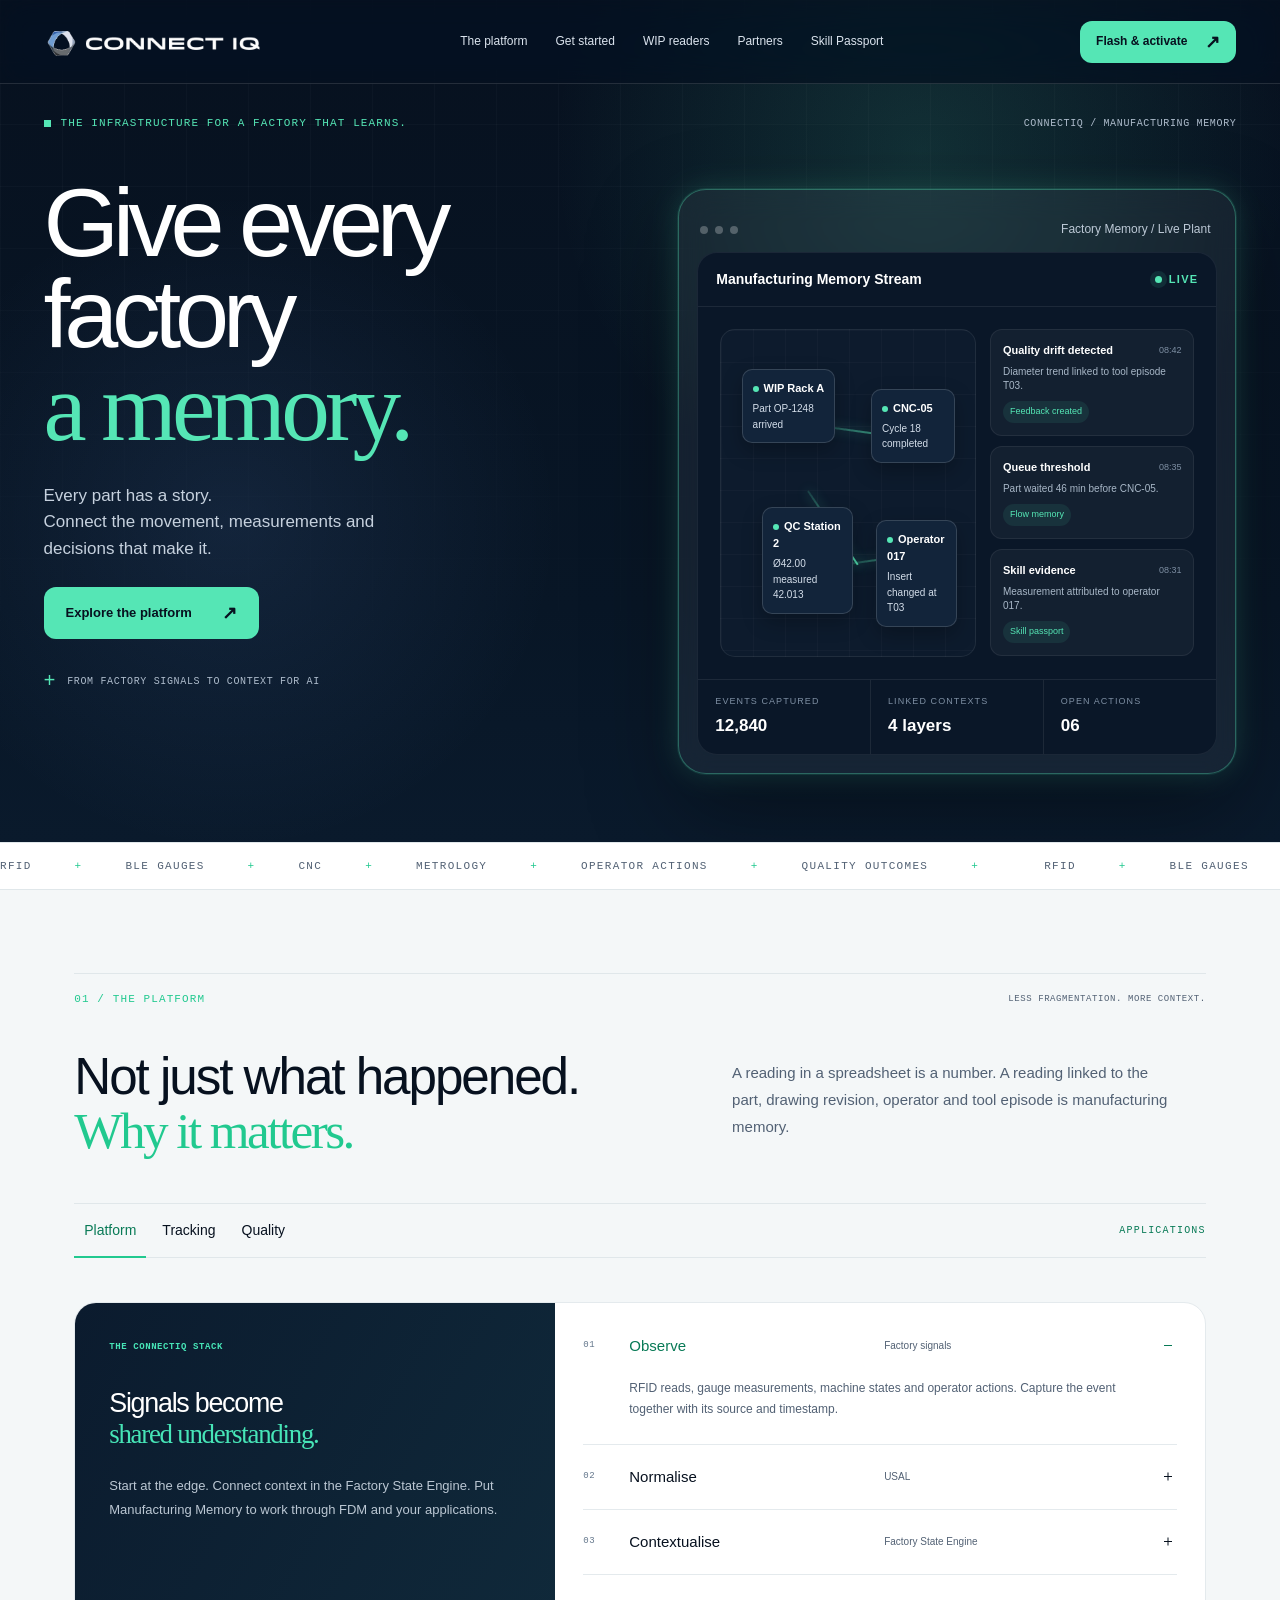
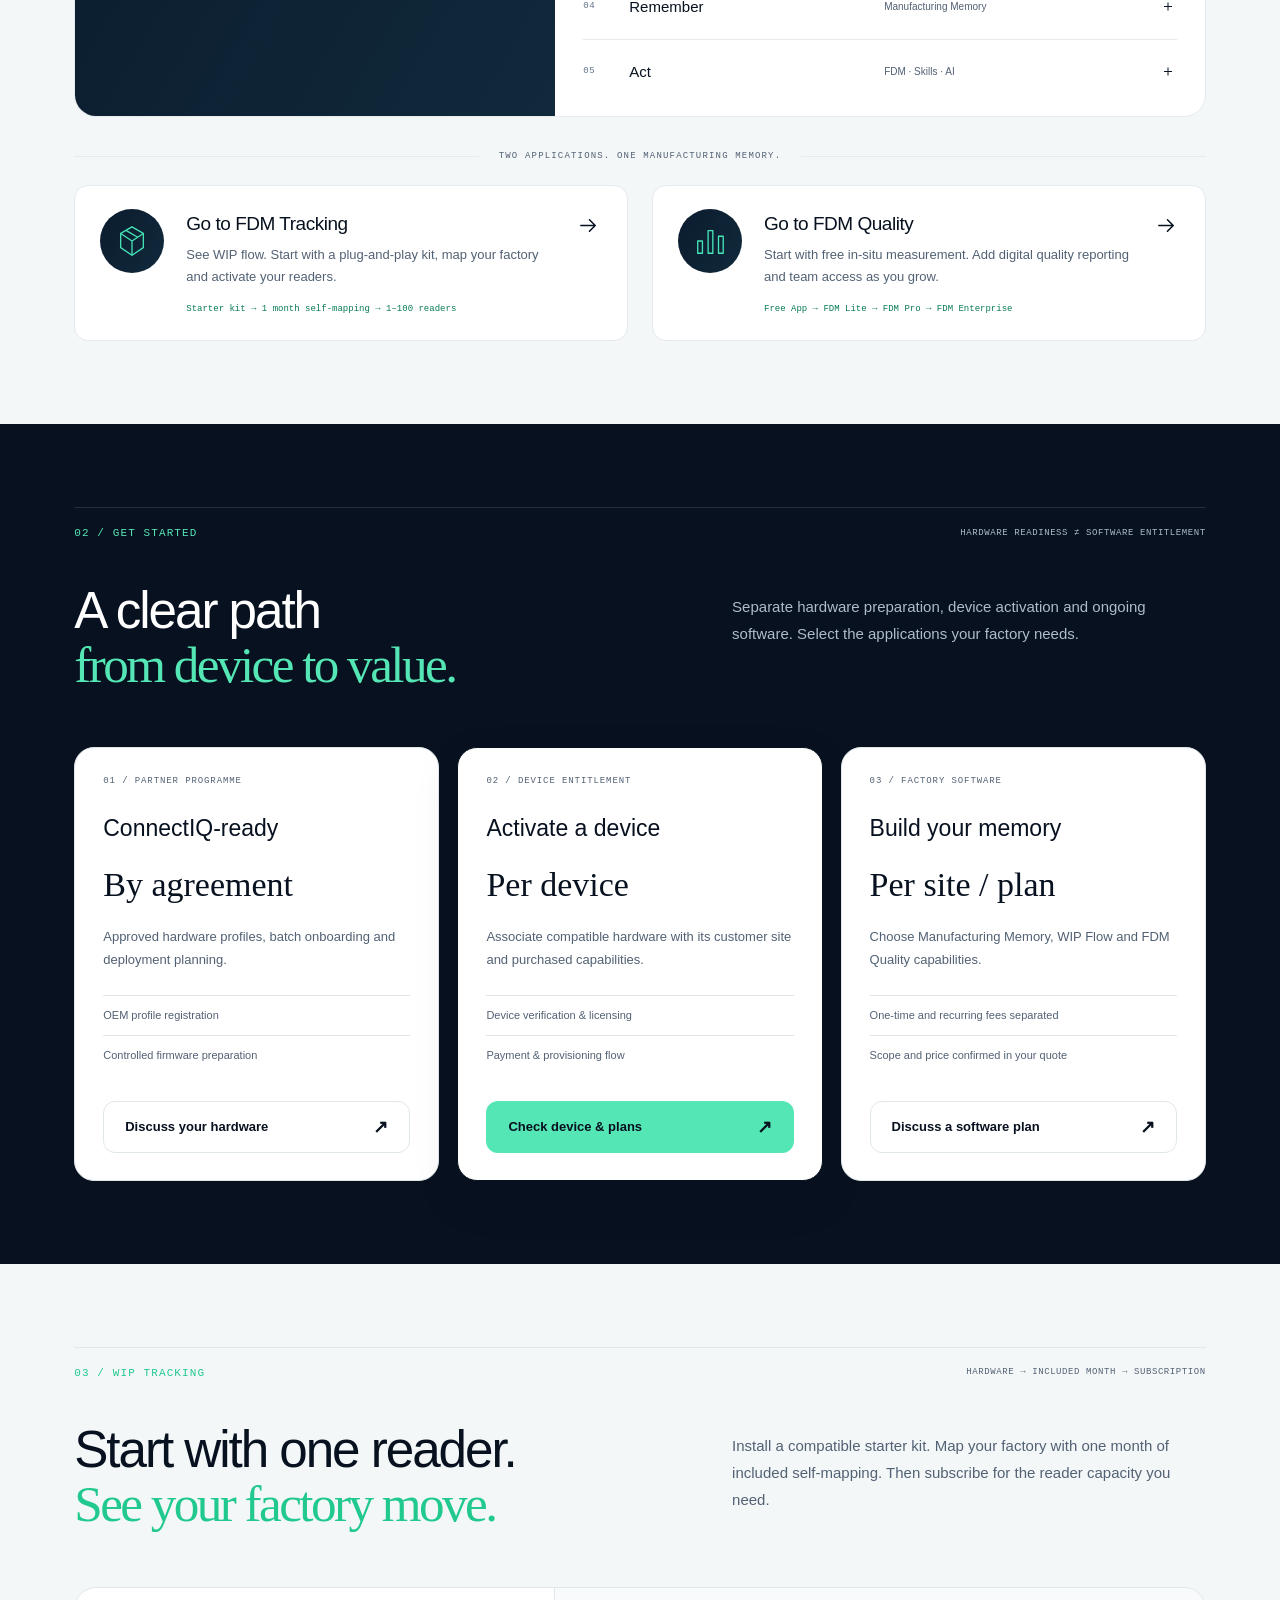
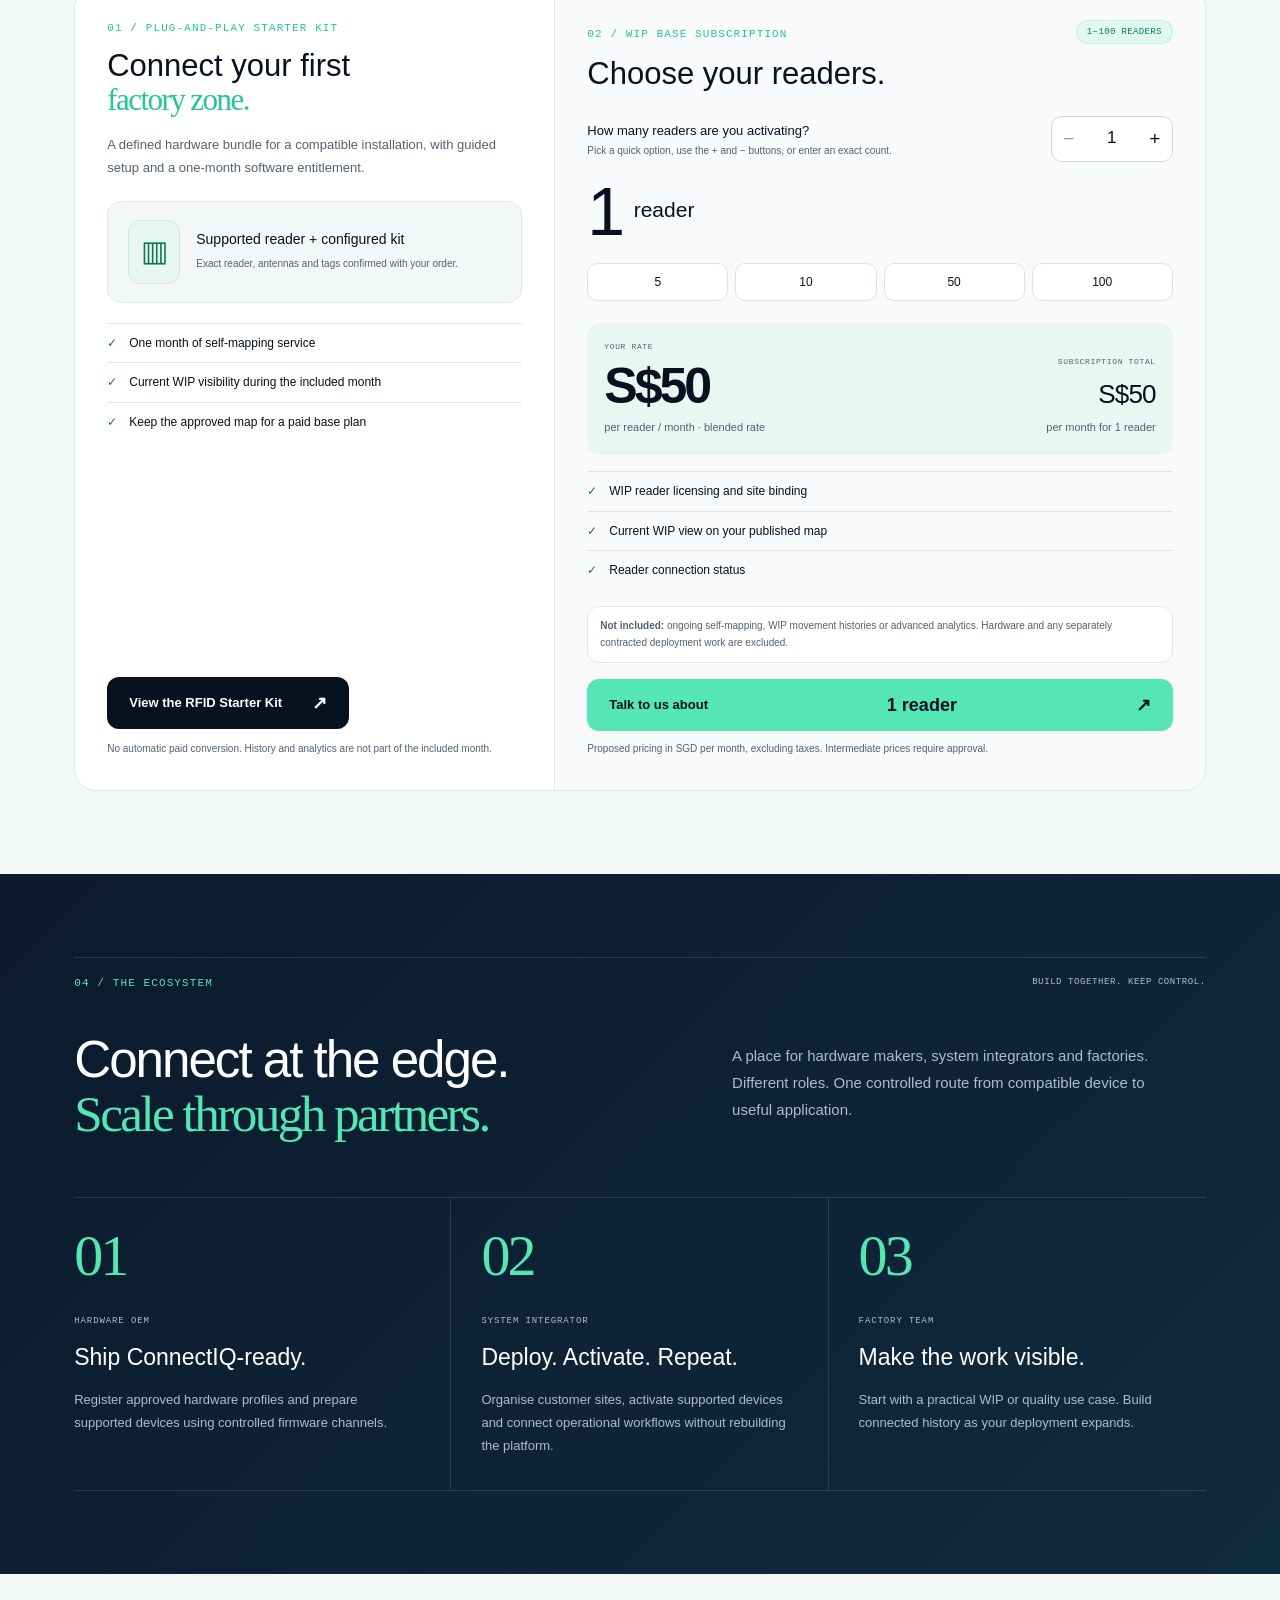
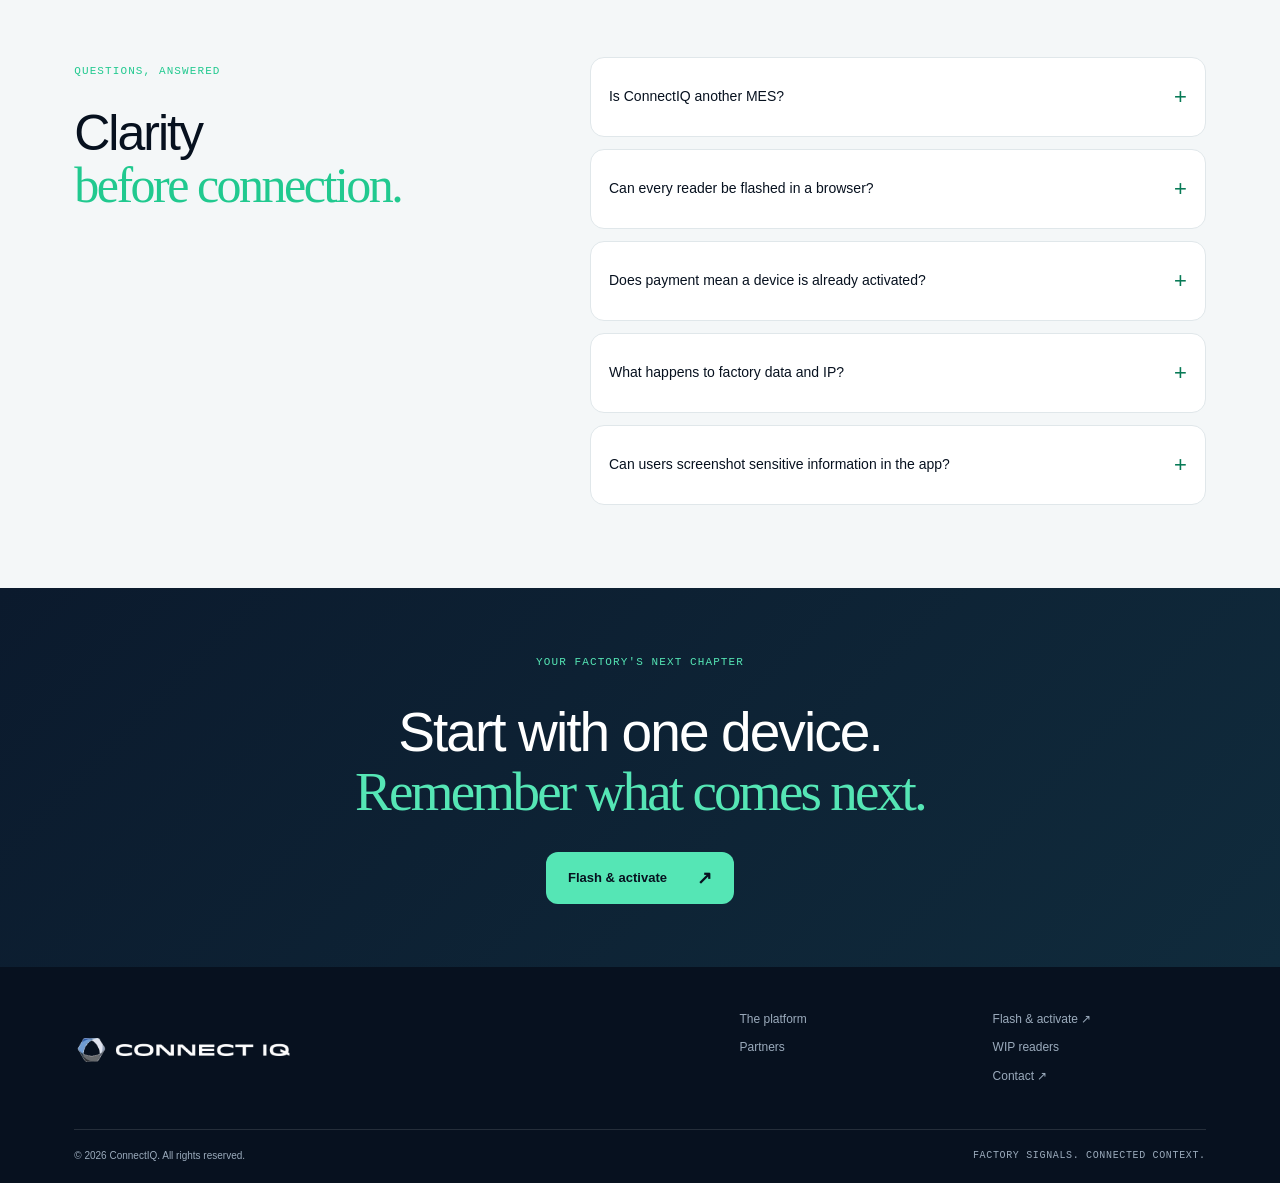
<file: index.html>
<!doctype html>
<html lang="en">
  <head>
    <meta charset="utf-8" />
    <meta name="viewport" content="width=device-width,initial-scale=1" />
    <meta name="theme-color" content="#07111f" />
    <meta
      name="description"
      content="ConnectIQ connects factory signals, work-in-progress and quality evidence into Manufacturing Memory."
    />
    <title>ConnectIQ</title>
    <link rel="icon" href="assets/logo.png" type="image/png" />
    <link rel="stylesheet" href="assets/css/global.css?v=4" />
    <link rel="stylesheet" href="assets/css/index.css?v=2" />
  </head>
  <body>
    <a class="skip-link" href="#main">Skip to content</a>
    <div class="scroll-progress" aria-hidden="true"></div>

    <header class="site-header navy">
      <a href="#top" class="brand" aria-label="ConnectIQ home"
        ><img src="assets/logo-wordmark-white.png?v=2" alt="ConnectIQ" width="620" height="86"
      /></a>
      <nav class="desktop-nav" aria-label="Primary">
        <a href="#memory">The platform</a><a href="#pricing">Get started</a><a href="#wip">WIP readers</a
        ><a href="#partners">Partners</a><a href="passport.html">Skill Passport</a>
      </nav>
      <div class="nav-actions">
        <a
          href="https://usal.connectiq.asia/"
          target="_blank"
          rel="noopener"
          data-flash
          class="button ink small"
          >Flash &amp; activate <span>↗</span></a
        >
        <button
          class="menu-toggle"
          aria-label="Open navigation"
          aria-expanded="false"
          aria-controls="mobile-nav"
        >
          <span></span><span></span>
        </button>
      </div>
      <nav id="mobile-nav" class="mobile-nav" aria-label="Mobile" hidden>
        <a href="#memory">The platform</a><a href="#pricing">Get started</a><a href="#wip">WIP readers</a
        ><a href="#partners">Partners</a><a href="passport.html">Skill Passport</a>
        <a href="https://usal.connectiq.asia/" target="_blank" rel="noopener" data-flash
          >Flash &amp; activate ↗</a
        >
      </nav>
    </header>

    <main id="main">
      <section class="hero navy" id="top" aria-labelledby="hero-title">
        <div class="hero-overline">
          <span class="eyebrow"><i class="square"></i> The infrastructure for a factory that learns.</span
          ><span class="mono hero-edition">CONNECTIQ / MANUFACTURING MEMORY</span>
        </div>
        <div class="hero-layout">
          <div class="hero-copy">
            <h1 id="hero-title">Give every<br />factory<br /><span class="serif">a memory.</span></h1>
            <p>Every part has a story.<br />Connect the movement, measurements and decisions that make it.</p>
            <div class="hero-buttons">
              <a href="#memory" class="button ink">Explore the platform <span>↗</span></a>
            </div>
            <div class="hero-footnote mono">
              <span class="tiny-cross">+</span> FROM FACTORY SIGNALS TO CONTEXT FOR AI
            </div>
          </div>
          <div class="hero-card" aria-label="Manufacturing memory dashboard preview">
            <div class="window-bar">
              <div class="dots">
                <span class="dot"></span><span class="dot"></span><span class="dot"></span>
              </div>
              <span>Factory Memory / Live Plant</span>
            </div>
            <div class="memory-panel">
              <div class="memory-toolbar">
                <strong>Manufacturing Memory Stream</strong>
                <span class="live">Live</span>
              </div>
              <div class="factory-map">
                <div class="map-canvas">
                  <div class="route r1"></div>
                  <div class="route r2"></div>
                  <div class="route r3"></div>
                  <div class="node n1">
                    <strong><span class="signal"></span>WIP Rack A</strong>Part OP-1248 arrived
                  </div>
                  <div class="node n2">
                    <strong><span class="signal"></span>CNC-05</strong>Cycle 18 completed
                  </div>
                  <div class="node n3">
                    <strong><span class="signal"></span>QC Station 2</strong>Ø42.00 measured 42.013
                  </div>
                  <div class="node n4">
                    <strong><span class="signal"></span>Operator 017</strong>Insert changed at T03
                  </div>
                </div>
                <div class="side-stream">
                  <div class="stream-item">
                    <div class="stream-top">
                      <strong>Quality drift detected</strong><span class="time">08:42</span>
                    </div>
                    <p>Diameter trend linked to tool episode T03.</p>
                    <span class="tag">Feedback created</span>
                  </div>
                  <div class="stream-item">
                    <div class="stream-top">
                      <strong>Queue threshold</strong><span class="time">08:35</span>
                    </div>
                    <p>Part waited 46 min before CNC-05.</p>
                    <span class="tag">Flow memory</span>
                  </div>
                  <div class="stream-item">
                    <div class="stream-top">
                      <strong>Skill evidence</strong><span class="time">08:31</span>
                    </div>
                    <p>Measurement attributed to operator 017.</p>
                    <span class="tag">Skill passport</span>
                  </div>
                </div>
              </div>
              <div class="memory-footer">
                <div class="metric"><span>Events captured</span><strong>12,840</strong></div>
                <div class="metric"><span>Linked contexts</span><strong>4 layers</strong></div>
                <div class="metric"><span>Open actions</span><strong>06</strong></div>
              </div>
            </div>
          </div>
        </div>
      </section>

      <div
        class="signal-ticker"
        aria-label="Factory inputs: RFID, BLE gauges, CNC, metrology, operator actions and quality outcomes"
      >
        <div class="ticker-track" aria-hidden="true">
          <span
            >RFID <i>+</i> BLE GAUGES <i>+</i> CNC <i>+</i> METROLOGY <i>+</i> OPERATOR ACTIONS
            <i>+</i> QUALITY OUTCOMES <i>+</i></span
          >
          <span
            >RFID <i>+</i> BLE GAUGES <i>+</i> CNC <i>+</i> METROLOGY <i>+</i> OPERATOR ACTIONS
            <i>+</i> QUALITY OUTCOMES <i>+</i></span
          >
        </div>
      </div>

      <section id="memory" class="section">
        <div class="section-top">
          <span class="eyebrow">01 / The platform</span
          ><span class="mono">LESS FRAGMENTATION. MORE CONTEXT.</span>
        </div>
        <div class="intro">
          <h2>Not just what happened.<br /><span class="serif">Why it matters.</span></h2>
          <p>
            A reading in a spreadsheet is a number. A reading linked to the part, drawing revision, operator
            and tool episode is manufacturing memory.
          </p>
        </div>
        <div class="app-tabs">
          <div role="tablist" aria-label="Platform views">
            <button
              class="app-tab"
              role="tab"
              id="tab-platform"
              aria-controls="panel-platform"
              aria-selected="true"
              data-app="platform"
            >
              Platform
            </button>
            <button
              class="app-tab"
              role="tab"
              id="tab-tracking"
              aria-controls="panel-workflow"
              aria-selected="false"
              tabindex="-1"
              data-app="tracking"
            >
              Tracking
            </button>
            <button
              class="app-tab"
              role="tab"
              id="tab-quality"
              aria-controls="panel-workflow"
              aria-selected="false"
              tabindex="-1"
              data-app="quality"
            >
              Quality
            </button>
          </div>
          <span class="mono">APPLICATIONS</span>
        </div>
        <div id="panel-workflow" role="tabpanel" aria-labelledby="tab-tracking" hidden>
          <div class="workflow-head">
            <h3>Start with a <span>workflow.</span></h3>
            <p>Two applications. One connected system. Both workflows feed Manufacturing Memory.</p>
          </div>
          <div class="workflow-grid">
            <article class="wf-card tracking focus">
              <div class="wf-top">
                <div>
                  <span class="wf-label">FDM TRACKING</span>
                  <h3>See the flow. Find the next step.</h3>
                  <p>See where every job is, how it moves, and what is waiting.</p>
                </div>
                <span class="wf-icon"
                  ><svg width="38" height="38" viewBox="0 0 24 24" aria-hidden="true">
                    <path
                      fill="#2f6fcf"
                      d="M12 2 3 6.6v10.8L12 22l9-4.6V6.6L12 2Zm0 2.2 6.6 3.4L12 11 5.4 7.6 12 4.2ZM5 9.3l6 3.1v7.2l-6-3.1V9.3Zm8 10.3v-7.2l6-3.1v7.2l-6 3.1Z"
                    /></svg
                ></span>
              </div>
              <div class="wf-body">
                <span class="mono">YOUR JOURNEY</span>
                <div class="wf-steps">
                  <div class="wf-step">
                    <span class="wf-num">1</span><strong>Starter Kit</strong>Get set up and ready
                  </div>
                  <div class="wf-step">
                    <span class="wf-num">2</span><strong>1 month self-mapping</strong>Map your process with
                    our guidance
                  </div>
                  <div class="wf-step">
                    <span class="wf-num">3</span
                    ><strong>Activate <span style="white-space: nowrap">1–100</span> readers</strong>Go live
                    on your line
                  </div>
                  <div class="wf-step">
                    <span class="wf-num">4</span><strong>Subscribe</strong>Continue and scale
                  </div>
                </div>
                <div class="wf-note">
                  <svg width="24" height="24" viewBox="0 0 24 24" aria-hidden="true">
                    <circle cx="12" cy="12" r="10" fill="none" stroke="#2f6fcf" stroke-width="1.6" />
                    <path
                      d="M12 10.5v6M12 7.2v.1"
                      stroke="#2f6fcf"
                      stroke-width="2"
                      stroke-linecap="round"
                    /></svg
                  ><span
                    >Base subscription excludes self-mapping renewal, movement histories and advanced
                    analytics — available as add-ons or higher options.</span
                  >
                </div>
              </div>
              <div class="wf-actions">
                <a class="button ink" href="#wip">Explore Tracking <span>→</span></a
                ><a href="#wip">View reader plans</a>
              </div>
            </article>
            <div class="wf-center">
              <div class="wf-flow" aria-hidden="true">
                <span class="l">Tracking<br />events</span><span class="r">Quality<br />measurements</span>
                <svg viewBox="0 0 250 150" preserveAspectRatio="none">
                  <path d="M-18 55H65q30 0 30 30v58" fill="none" stroke="#2f6fcf" stroke-width="1.5" />
                  <path d="M88 136l7 8 7-8" fill="none" stroke="#2f6fcf" stroke-width="1.5" />
                  <path d="M268 55H185q-30 0-30 30v58" fill="none" stroke="#17a374" stroke-width="1.5" />
                  <path d="M148 136l7 8 7-8" fill="none" stroke="#17a374" stroke-width="1.5" />
                </svg>
              </div>
              <div class="wf-memory">
                <svg width="38" height="40" viewBox="0 0 38 40" aria-hidden="true">
                  <g fill="#55e6b5">
                    <ellipse cx="19" cy="7" rx="15" ry="5" />
                    <path d="M4 12c0 2.8 6.7 5 15 5s15-2.2 15-5v6c0 2.8-6.7 5-15 5s-15-2.2-15-5z" />
                    <path d="M4 23c0 2.8 6.7 5 15 5s15-2.2 15-5v6c0 2.8-6.7 5-15 5s-15-2.2-15-5z" />
                  </g></svg
                ><span class="mono">BOTH FEED</span>
                <h4>Manufacturing Memory</h4>
                <p>A single source of context for every part, operation and revision.</p>
              </div>
            </div>
            <article class="wf-card quality">
              <div class="wf-top">
                <div>
                  <span class="wf-label">FDM QUALITY</span>
                  <h3>Measure in context. Build trust.</h3>
                  <p>Capture in-situ measurements and build digital quality records.</p>
                </div>
                <span class="wf-icon"
                  ><svg width="40" height="40" viewBox="0 0 24 24" aria-hidden="true">
                    <path fill="#17a374" d="M12 1.5 22.5 12 12 22.5 1.5 12Z" />
                    <path
                      d="m7.8 12.2 2.8 2.8 5.6-5.8"
                      fill="none"
                      stroke="#fff"
                      stroke-width="2.2"
                      stroke-linecap="round"
                      stroke-linejoin="round"
                    /></svg
                ></span>
              </div>
              <div class="wf-body">
                <span class="mono">FOUR TIERS. A CLEAR PATH.</span>
                <div class="wf-steps">
                  <div class="wf-step">
                    <span class="wf-tier">Tier 1</span><strong>Free App</strong>Capture measurements
                  </div>
                  <div class="wf-step">
                    <span class="wf-tier">Tier 2</span><strong>FDM Lite</strong>Team quality reporting
                  </div>
                  <div class="wf-step">
                    <span class="wf-tier">Tier 3</span><strong>FDM Pro</strong>Supervisor access
                  </div>
                  <div class="wf-step">
                    <span class="wf-tier">Tier 4</span><strong>FDM Enterprise</strong>Engineer auto-balloon
                  </div>
                </div>
                <div class="wf-note">
                  <svg width="26" height="24" viewBox="0 0 26 24" aria-hidden="true">
                    <rect x="2" y="13" width="5" height="9" rx="1" fill="#17a374" />
                    <rect x="10" y="8" width="5" height="14" rx="1" fill="#17a374" />
                    <rect x="18" y="2" width="5" height="20" rx="1" fill="#17a374" /></svg
                  ><span
                    >Progress from basic capture to advanced engineering workflows, with tools that grow with
                    your team.</span
                  >
                </div>
              </div>
              <div class="wf-actions">
                <a class="button forest" href="fdm.html">Explore Quality <span>→</span></a
                ><a href="fdm.html">Compare tiers</a>
              </div>
            </article>
          </div>
        </div>
        <div class="ciqm" id="panel-platform" role="tabpanel" aria-labelledby="tab-platform">
          <div class="ciqm-stack">
            <div class="ciqm-story">
              <span class="ciqm-eyebrow">THE CONNECTIQ STACK</span>
              <h3 class="ciqm-story-title">Signals become<em>shared understanding.</em></h3>
              <p class="ciqm-story-copy">
                Start at the edge. Connect context in the Factory State Engine. Put Manufacturing Memory to
                work through FDM and your applications.
              </p>
            </div>
            <div class="ciqm-accordion" aria-label="The five platform layers">
              <details class="ciqm-row" open>
                <summary class="ciqm-summary">
                  <span class="ciqm-number" aria-hidden="true">01</span><span class="ciqm-name">Observe</span
                  ><span class="ciqm-layer">Factory signals</span
                  ><span class="ciqm-toggle" aria-hidden="true"></span>
                </summary>
                <div class="ciqm-description">
                  <p>
                    RFID reads, gauge measurements, machine states and operator actions. Capture the event
                    together with its source and timestamp.
                  </p>
                </div>
              </details>
              <details class="ciqm-row">
                <summary class="ciqm-summary">
                  <span class="ciqm-number" aria-hidden="true">02</span
                  ><span class="ciqm-name">Normalise</span><span class="ciqm-layer">USAL</span
                  ><span class="ciqm-toggle" aria-hidden="true"></span>
                </summary>
                <div class="ciqm-description">
                  <p>
                    USAL adapts supported device protocols into a consistent event structure. Keep source
                    identity, units and signal quality attached.
                  </p>
                </div>
              </details>
              <details class="ciqm-row">
                <summary class="ciqm-summary">
                  <span class="ciqm-number" aria-hidden="true">03</span
                  ><span class="ciqm-name">Contextualise</span
                  ><span class="ciqm-layer">Factory State Engine</span
                  ><span class="ciqm-toggle" aria-hidden="true"></span>
                </summary>
                <div class="ciqm-description">
                  <p>
                    Link the observation to its part, operation, drawing revision, tool, person and current
                    factory state. Preserve provenance rather than assuming a relationship.
                  </p>
                </div>
              </details>
              <details class="ciqm-row">
                <summary class="ciqm-summary">
                  <span class="ciqm-number" aria-hidden="true">04</span><span class="ciqm-name">Remember</span
                  ><span class="ciqm-layer">Manufacturing Memory</span
                  ><span class="ciqm-toggle" aria-hidden="true"></span>
                </summary>
                <div class="ciqm-description">
                  <p>
                    Connect events, evidence and outcomes in their authorised factory context. History access,
                    retention and analytics depend on the subscribed application and plan.
                  </p>
                </div>
              </details>
              <details class="ciqm-row">
                <summary class="ciqm-summary">
                  <span class="ciqm-number" aria-hidden="true">05</span><span class="ciqm-name">Act</span
                  ><span class="ciqm-layer">FDM · Skills · AI</span
                  ><span class="ciqm-toggle" aria-hidden="true"></span>
                </summary>
                <div class="ciqm-description">
                  <p>
                    Put the context to work. Start with WIP visibility through FDM Tracking or in-situ
                    measurement and digital reporting through FDM Quality. Capabilities depend on the selected
                    tier.
                  </p>
                  <div class="ciqm-inline-actions">
                    <a href="#wip">FDM Tracking →</a><a href="fdm.html">FDM Quality →</a>
                  </div>
                </div>
              </details>
            </div>
          </div>
          <nav class="ciqm-bridge" aria-label="Choose an FDM application">
            <div class="ciqm-bridge-label"><span>TWO APPLICATIONS. ONE MANUFACTURING MEMORY.</span></div>
            <div class="ciqm-choices">
              <a class="ciqm-choice" href="#wip">
                <span class="ciqm-icon"
                  ><svg
                    viewBox="0 0 36 36"
                    fill="none"
                    stroke="currentColor"
                    stroke-width="1.35"
                    aria-hidden="true"
                  >
                    <path d="m18 3 12 7v15l-12 8-12-8V10Z" />
                    <path d="m6 10 12 8 12-8M18 18v15M12 7l12 7" stroke-linejoin="round" /></svg
                ></span>
                <span
                  ><span class="ciqm-choice-title">Go to FDM Tracking</span
                  ><span class="ciqm-choice-copy"
                    >See WIP flow. Start with a plug-and-play kit, map your factory and activate your
                    readers.</span
                  ><span class="ciqm-choice-path"
                    >Starter kit → 1 month self-mapping → 1–100 readers</span
                  ></span
                >
                <svg
                  class="ciqm-arrow"
                  viewBox="0 0 24 24"
                  fill="none"
                  stroke="currentColor"
                  stroke-width="1.6"
                  aria-hidden="true"
                >
                  <path d="M4 12h15m-6-6 6 6-6 6" stroke-linecap="round" stroke-linejoin="round" />
                </svg>
              </a>
              <a class="ciqm-choice" href="fdm.html">
                <span class="ciqm-icon"
                  ><svg
                    viewBox="0 0 36 36"
                    fill="none"
                    stroke="currentColor"
                    stroke-width="1.4"
                    aria-hidden="true"
                  >
                    <path d="M5 18h5v13H5zM16 7h5v24h-5zM27 13h5v18h-5z" stroke-linejoin="round" /></svg
                ></span>
                <span
                  ><span class="ciqm-choice-title">Go to FDM Quality</span
                  ><span class="ciqm-choice-copy"
                    >Start with free in-situ measurement. Add digital quality reporting and team access as you
                    grow.</span
                  ><span class="ciqm-choice-path">Free App → FDM Lite → FDM Pro → FDM Enterprise</span></span
                >
                <svg
                  class="ciqm-arrow"
                  viewBox="0 0 24 24"
                  fill="none"
                  stroke="currentColor"
                  stroke-width="1.6"
                  aria-hidden="true"
                >
                  <path d="M4 12h15m-6-6 6 6-6 6" stroke-linecap="round" stroke-linejoin="round" />
                </svg>
              </a>
            </div>
          </nav>
        </div>
      </section>

      <section id="pricing" class="section navy">
        <div class="section-top">
          <span class="eyebrow">02 / Get started</span
          ><span class="mono">HARDWARE READINESS ≠ SOFTWARE ENTITLEMENT</span>
        </div>
        <div class="intro">
          <h2>A clear path<br /><span class="serif">from device to value.</span></h2>
          <p>
            Separate hardware preparation, device activation and ongoing software. Select the applications
            your factory needs.
          </p>
        </div>
        <div class="price-grid">
          <article>
            <span class="eyebrow">01 / Partner programme</span>
            <h3>ConnectIQ-ready</h3>
            <p class="price-main">By agreement</p>
            <p>Approved hardware profiles, batch onboarding and deployment planning.</p>
            <div class="price-feature">OEM profile registration</div>
            <div class="price-feature">Controlled firmware preparation</div>
            <button class="button outline" data-enquiry="Hardware onboarding">
              Discuss your hardware <span>↗</span>
            </button>
          </article>
          <article class="featured">
            <span class="eyebrow">02 / Device entitlement</span>
            <h3>Activate a device</h3>
            <p class="price-main">Per device</p>
            <p>Associate compatible hardware with its customer site and purchased capabilities.</p>
            <div class="price-feature">Device verification &amp; licensing</div>
            <div class="price-feature">Payment &amp; provisioning flow</div>
            <a
              href="https://shop.connectiq.asia/products/plug-play-rfid-starter-kit"
              target="_blank"
              rel="noopener"
              class="button leaf"
              >Check device &amp; plans <span>↗</span></a
            >
          </article>
          <article>
            <span class="eyebrow">03 / Factory software</span>
            <h3>Build your memory</h3>
            <p class="price-main">Per site / plan</p>
            <p>Choose Manufacturing Memory, WIP Flow and FDM Quality capabilities.</p>
            <div class="price-feature">One-time and recurring fees separated</div>
            <div class="price-feature">Scope and price confirmed in your quote</div>
            <button class="button outline" data-enquiry="Software plan">
              Discuss a software plan <span>↗</span>
            </button>
          </article>
        </div>
      </section>

      <section id="wip" class="section wip">
        <div class="section-top">
          <span class="eyebrow">03 / WIP tracking</span
          ><span class="mono">HARDWARE → INCLUDED MONTH → SUBSCRIPTION</span>
        </div>
        <div class="intro">
          <h2>Start with one reader.<br /><span class="serif">See your factory move.</span></h2>
          <p>
            Install a compatible starter kit. Map your factory with one month of included self-mapping. Then
            subscribe for the reader capacity you need.
          </p>
        </div>
        <div class="plan-grid">
          <article class="kit">
            <span class="eyebrow">01 / Plug-and-play starter kit</span>
            <h3>Connect your first<br /><span class="serif">factory zone.</span></h3>
            <p>
              A defined hardware bundle for a compatible installation, with guided setup and a one-month
              software entitlement.
            </p>
            <div class="kit-graphic">
              <div class="kit-device" aria-hidden="true">▥</div>
              <div>
                <strong>Supported reader + configured kit</strong
                ><small>Exact reader, antennas and tags confirmed with your order.</small>
              </div>
            </div>
            <div class="feature"><i>✓</i> One month of self-mapping service</div>
            <div class="feature"><i>✓</i> Current WIP visibility during the included month</div>
            <div class="feature"><i>✓</i> Keep the approved map for a paid base plan</div>
            <div class="bottom">
              <a
                class="button ink"
                href="https://shop.connectiq.asia/products/plug-play-rfid-starter-kit"
                target="_blank"
                rel="noopener"
                >View the RFID Starter Kit <span>↗</span></a
              >
              <p class="fine" style="margin-top: 12px">
                No automatic paid conversion. History and analytics are not part of the included month.
              </p>
            </div>
          </article>
          <div class="calculator">
            <div class="calc-top">
              <div>
                <span class="eyebrow">02 / WIP Base subscription</span>
                <h3>Choose your readers.</h3>
              </div>
              <span class="badge">1–100 READERS</span>
            </div>
            <div class="countrow">
              <div>
                <label for="reader-number">How many readers are you activating?</label>
                <p class="fine">Pick a quick option, use the + and − buttons, or enter an exact count.</p>
              </div>
              <div class="stepper">
                <button type="button" data-step="-1" aria-label="Remove one reader">−</button
                ><input
                  id="reader-number"
                  type="number"
                  min="1"
                  max="100"
                  step="1"
                  value="1"
                  inputmode="numeric"
                  aria-label="Exact number of readers"
                /><button type="button" data-step="1" aria-label="Add one reader">+</button>
              </div>
            </div>
            <div class="reader-count">
              <strong id="count-label">1</strong><span id="count-word">reader</span>
            </div>
            <div class="presets" aria-label="Quick reader selections"></div>
            <div class="price-display" aria-live="polite">
              <div>
                <span class="price-caption">YOUR RATE</span
                ><strong class="big-price" id="price-rate">S$50</strong
                ><span class="unit">per reader / month · blended rate</span>
              </div>
              <div class="total">
                <span class="price-caption">SUBSCRIPTION TOTAL</span><strong id="price-total">S$50</strong
                ><span class="unit" id="price-unit">per month for 1 reader</span>
              </div>
            </div>
            <div class="feature"><i>✓</i> WIP reader licensing and site binding</div>
            <div class="feature"><i>✓</i> Current WIP view on your published map</div>
            <div class="feature"><i>✓</i> Reader connection status</div>
            <div class="excluded">
              <strong>Not included:</strong> ongoing self-mapping, WIP movement histories or advanced
              analytics. Hardware and any separately contracted deployment work are excluded.
            </div>
            <button class="button leaf" style="width: 100%" data-enquiry="WIP Base subscription">
              Talk to us about <span id="cta-count">1 reader</span> <span>↗</span>
            </button>
            <p class="fine" style="margin-top: 10px">
              Proposed pricing in SGD per month, excluding taxes. Intermediate prices require approval.
            </p>
          </div>
        </div>
      </section>

      <section id="partners" class="section partners navy">
        <div class="section-top">
          <span class="eyebrow">04 / The ecosystem</span
          ><span class="mono">BUILD TOGETHER. KEEP CONTROL.</span>
        </div>
        <div class="intro">
          <h2>Connect at the edge.<br /><span class="serif">Scale through partners.</span></h2>
          <p>
            A place for hardware makers, system integrators and factories. Different roles. One controlled
            route from compatible device to useful application.
          </p>
        </div>
        <div class="partner-grid">
          <article>
            <span class="partner-number serif">01</span><span class="eyebrow">Hardware OEM</span>
            <h3>Ship ConnectIQ-ready.</h3>
            <p>
              Register approved hardware profiles and prepare supported devices using controlled firmware
              channels.
            </p>
          </article>
          <article>
            <span class="partner-number serif">02</span><span class="eyebrow">System integrator</span>
            <h3>Deploy. Activate. Repeat.</h3>
            <p>
              Organise customer sites, activate supported devices and connect operational workflows without
              rebuilding the platform.
            </p>
          </article>
          <article>
            <span class="partner-number serif">03</span><span class="eyebrow">Factory team</span>
            <h3>Make the work visible.</h3>
            <p>
              Start with a practical WIP or quality use case. Build connected history as your deployment
              expands.
            </p>
          </article>
        </div>
      </section>

      <section class="section faq" id="faq">
        <div>
          <span class="eyebrow">Questions, answered</span>
          <h2>Clarity<br /><span class="serif">before connection.</span></h2>
        </div>
        <div>
          <details>
            <summary>Is ConnectIQ another MES?<span>+</span></summary>
            <p>
              The focus is connected factory context. USAL and the Factory State Engine sit beneath
              Manufacturing Memory and applications such as FDM. Integrations can complement existing ERP or
              MES workflows rather than requiring a full replacement.
            </p>
          </details>
          <details>
            <summary>Can every reader be flashed in a browser?<span>+</span></summary>
            <p>
              No. Hardware compatibility depends on the approved profile, bootloader and communication
              protocol. Browser-based flashing requires a validated device-specific adapter and a supported
              browser.
            </p>
          </details>
          <details>
            <summary>Does payment mean a device is already activated?<span>+</span></summary>
            <p>
              No. Payment or an approved credit arrangement establishes eligibility. Device verification,
              compatible firmware provisioning and backend-confirmed attestation are separate steps before
              activation is complete.
            </p>
          </details>
          <details>
            <summary>What happens to factory data and IP?<span>+</span></summary>
            <p>
              Access should be limited to authorised users and approved integrations. Customer data rights,
              retention and any use of de-identified data must be specified in the service agreement. Source
              code and signing keys are not part of a device activation purchase.
            </p>
          </details>
          <details>
            <summary>Can users screenshot sensitive information in the app?<span>+</span></summary>
            <p>
              Sensitive screens, such as drawings and quality records, are protected from screenshots and screen
              recording on supported mobile devices. Access to that information is also limited to authorised
              users.
            </p>
          </details>
        </div>
      </section>

      <section class="closing section navy">
        <span class="eyebrow">Your factory's next chapter</span>
        <h2>Start with one device.<br /><span class="serif">Remember what comes next.</span></h2>
        <div>
          <a href="https://usal.connectiq.asia/" target="_blank" rel="noopener" data-flash class="button ink"
            >Flash &amp; activate <span>↗</span></a
          >
        </div>
      </section>
    </main>

    <footer class="site-footer">
      <div class="footer-top">
        <a href="#top" class="brand" aria-label="ConnectIQ home"
          ><img src="assets/logo-wordmark-white.png?v=2" alt="ConnectIQ" width="620" height="86"
        /></a>
        <div><a href="#memory">The platform</a><a href="#partners">Partners</a></div>
        <div>
          <a href="https://usal.connectiq.asia/" target="_blank" rel="noopener" data-flash
            >Flash &amp; activate ↗</a
          ><a href="#wip">WIP readers</a><button data-enquiry="General enquiry">Contact ↗</button>
        </div>
      </div>
      <div class="footer-bottom">
        <span>© <span id="year">2026</span> ConnectIQ. All rights reserved.</span
        ><span class="mono">FACTORY SIGNALS. CONNECTED CONTEXT.</span>
      </div>
    </footer>

    <dialog id="contact-dialog" aria-labelledby="contact-title">
      <div class="dialog-head">
        <h2 id="contact-title">Start a conversation.</h2>
        <button class="dialog-close" aria-label="Close" data-close>×</button>
      </div>
      <div class="dialog-body" id="contact-body"></div>
    </dialog>

    <script src="assets/js/global.js?v=3"></script>
    <script src="assets/js/index.js?v=1"></script>
  </body>
</html>
</file>
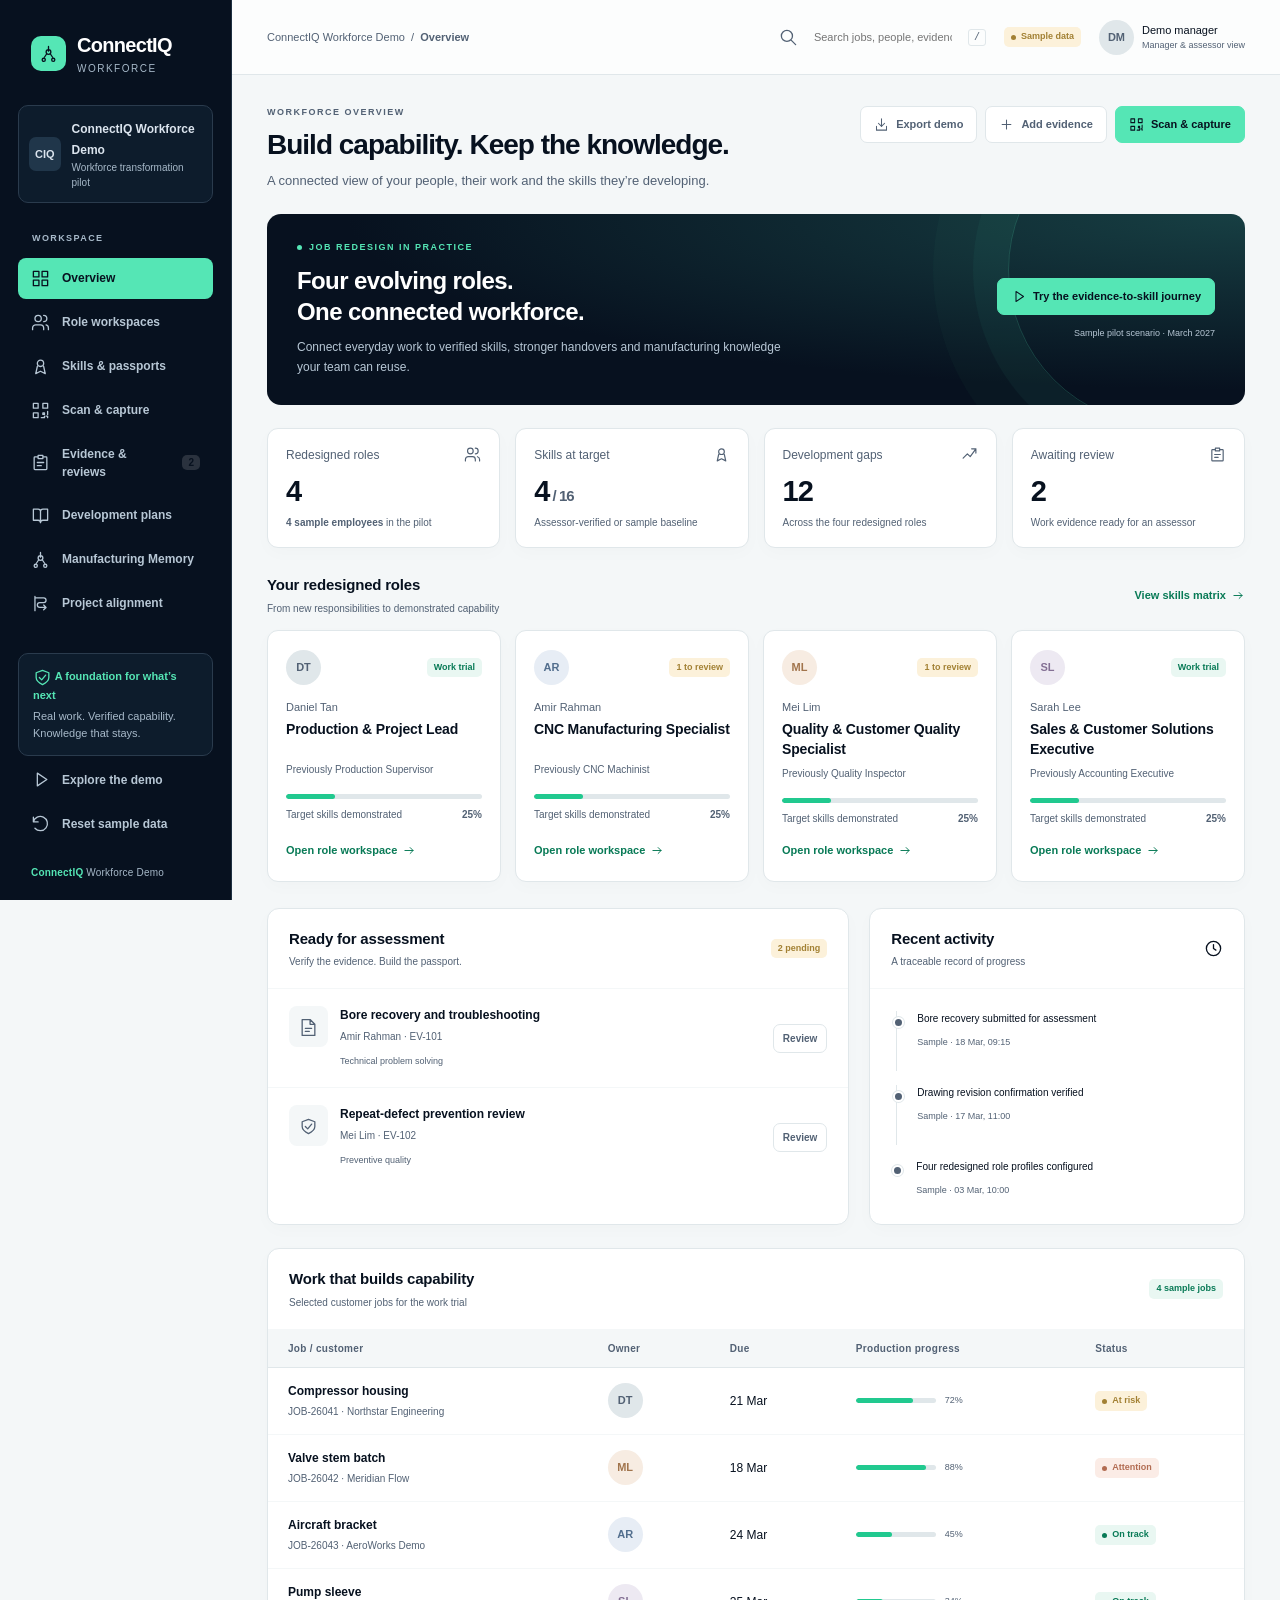
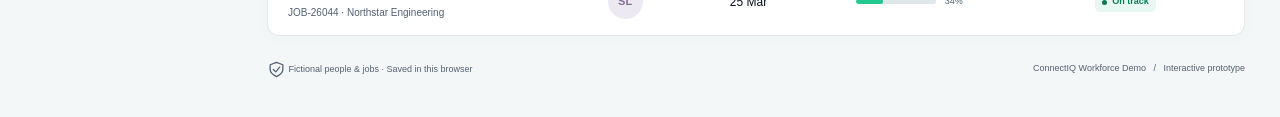
<file: ConnectIQ Workforce Demo.html>
<!DOCTYPE html>
<html lang="en"><head><meta http-equiv="Content-Type" content="text/html; charset=UTF-8">
  <meta name="viewport" content="width=device-width,initial-scale=1">
  <meta name="theme-color" content="#07111f">
  <meta name="description" content="Explore four redesigned roles, evidence-based skills development and Manufacturing Memory in an interactive demo.">
  <title>ConnectIQ Workforce Demo</title>
  <link rel="stylesheet" href="./ConnectIQ Workforce Demo_files/styles.css">
</head>
<body>
 <a class="skip" href="#main">Skip to content</a>
 <div id="app"><div class="layout"><div class="mobile-scrim " data-action="toggle-menu"></div><aside class="sidebar " aria-label="Main navigation"><div class="brand"><span class="brand-mark"><svg class="icon" viewBox="0 0 24 24" aria-hidden="true"><path d="M12 3v6 M6 18l4-6 M18 18l-4-6 M15 10a3 3 0 1 1-6 0 3 3 0 0 1 6 0 M8 20a2 2 0 1 1-4 0 2 2 0 0 1 4 0 M20 20a2 2 0 1 1-4 0 2 2 0 0 1 4 0"></path></svg></span><div>ConnectIQ<small>Workforce</small></div></div><div class="workspace-label"><span class="company-mark">CIQ</span><div><strong>ConnectIQ Workforce Demo</strong><small>Workforce transformation pilot</small></div></div><div class="nav-label">Workspace</div><nav><button class="nav-btn active" data-action="nav" data-id="overview" aria-current="page"><svg class="icon" viewBox="0 0 24 24" aria-hidden="true"><path d="M3 3h7v7H3z M14 3h7v7h-7z M3 14h7v7H3z M14 14h7v7h-7z"></path></svg>Overview</button><button class="nav-btn " data-action="nav" data-id="roles"><svg class="icon" viewBox="0 0 24 24" aria-hidden="true"><path d="M16 21v-2a4 4 0 0 0-4-4H6a4 4 0 0 0-4 4v2 M16 3a4 4 0 0 1 0 8 M22 21v-2a4 4 0 0 0-3-3.87 M13 7a4 4 0 1 1-8 0 4 4 0 0 1 8 0"></path></svg>Role workspaces</button><button class="nav-btn " data-action="nav" data-id="skills"><svg class="icon" viewBox="0 0 24 24" aria-hidden="true"><path d="M16 8a4 4 0 1 1-8 0 4 4 0 0 1 8 0 M8 12l-2 9 6-3 6 3-2-9"></path></svg>Skills &amp; passports</button><button class="nav-btn " data-action="nav" data-id="capture"><svg class="icon" viewBox="0 0 24 24" aria-hidden="true"><path d="M3 3h6v6H3z M15 3h6v6h-6z M3 15h6v6H3z M15 15h2v2h-2z M21 13v4 M13 21h4v-2 M19 19h2v2"></path></svg>Scan &amp; capture</button><button class="nav-btn " data-action="nav" data-id="evidence"><svg class="icon" viewBox="0 0 24 24" aria-hidden="true"><path d="M9 3h6v4H9z M9 5H5a1 1 0 0 0-1 1v14a1 1 0 0 0 1 1h14a1 1 0 0 0 1-1V6a1 1 0 0 0-1-1h-4 M8 12h8 M8 16h5"></path></svg>Evidence &amp; reviews<span class="nav-count">2</span></button><button class="nav-btn " data-action="nav" data-id="learning"><svg class="icon" viewBox="0 0 24 24" aria-hidden="true"><path d="M3 4h6a3 3 0 0 1 3 3v14a3 3 0 0 0-3-3H3z M21 4h-6a3 3 0 0 0-3 3v14a3 3 0 0 1 3-3h6z"></path></svg>Development plans</button><button class="nav-btn " data-action="nav" data-id="memory"><svg class="icon" viewBox="0 0 24 24" aria-hidden="true"><path d="M12 3v6 M6 18l4-6 M18 18l-4-6 M15 10a3 3 0 1 1-6 0 3 3 0 0 1 6 0 M8 20a2 2 0 1 1-4 0 2 2 0 0 1 4 0 M20 20a2 2 0 1 1-4 0 2 2 0 0 1 4 0"></path></svg>Manufacturing Memory</button><button class="nav-btn " data-action="nav" data-id="alignment"><svg class="icon" viewBox="0 0 24 24" aria-hidden="true"><path d="M5 3v18 M5 5h11a3 3 0 0 1 0 6h-5a3 3 0 0 0 0 6h8 M16 14l3 3-3 3"></path></svg>Project alignment</button></nav><div class="sidebar-bottom"><div class="sidebar-note"><strong><svg class="icon" viewBox="0 0 24 24" aria-hidden="true"><path d="M12 3l8 3v6c0 5-8 9-8 9s-8-4-8-9V6z M8 12l3 3 5-6"></path></svg> A foundation for what’s next</strong>Real work. Verified capability.<br>Knowledge that stays.</div><button class="nav-btn" data-action="tour"><svg class="icon" viewBox="0 0 24 24" aria-hidden="true"><path d="M8 4l12 8-12 8z"></path></svg>Explore the demo</button><button class="nav-btn" data-action="reset"><svg class="icon" viewBox="0 0 24 24" aria-hidden="true"><path d="M3 10a9 9 0 1 1 2 8 M3 4v6h6"></path></svg>Reset sample data</button><div class="powered"><b>ConnectIQ</b> Workforce Demo</div></div></aside><div class="shell"><header class="topbar"><button class="mobile-toggle" aria-label="Open navigation" data-action="toggle-menu"><svg class="icon" viewBox="0 0 24 24" aria-hidden="true"><path d="M4 6h16 M4 12h16 M4 18h16"></path></svg></button><div class="breadcrumbs"><span>ConnectIQ Workforce Demo&nbsp; / &nbsp;</span><b>Overview</b></div><div class="top-actions"><form class="searchbox" id="global-search"><svg class="icon" viewBox="0 0 24 24" aria-hidden="true"><path d="M17 10a7 7 0 1 1-14 0 7 7 0 0 1 14 0 M15 15l6 6"></path></svg><input id="global-search-input" name="query" aria-label="Search demo records" placeholder="Search jobs, people, evidence"><kbd>/</kbd></form><span class="badge amber"><span class="dot"></span>Sample data</span><div class="user-chip"><span class="avatar">DM</span><div>Demo manager<small>Manager &amp; assessor view</small></div></div></div></header><main id="main"><div class="page-heading"><div><div class="eyebrow">Workforce overview</div><h1>Build capability. Keep the knowledge.</h1><p class="subtitle">A connected view of your people, their work and the skills they’re developing.</p></div><div class="heading-actions"><button type="button" class="button " data-action="export" data-id=""><svg class="icon" viewBox="0 0 24 24" aria-hidden="true"><path d="M12 3v12 M7 10l5 5 5-5 M4 15v6h16v-6"></path></svg>Export demo</button><button type="button" class="button " data-action="add-evidence" data-id=""><svg class="icon" viewBox="0 0 24 24" aria-hidden="true"><path d="M12 5v14 M5 12h14"></path></svg>Add evidence</button><button type="button" class="button primary" data-action="nav" data-id="capture"><svg class="icon" viewBox="0 0 24 24" aria-hidden="true"><path d="M3 3h6v6H3z M15 3h6v6h-6z M3 15h6v6H3z M15 15h2v2h-2z M21 13v4 M13 21h4v-2 M19 19h2v2"></path></svg>Scan &amp; capture</button></div></div><section class="hero"><div class="hero-text"><div class="eyebrow"><span class="dot"></span> Job redesign in practice</div><h2>Four evolving roles.<br>One connected workforce.</h2><p>Connect everyday work to verified skills, stronger handovers and manufacturing knowledge your team can reuse.</p></div><div class="hero-action"><button type="button" class="button light" data-action="tour" data-id=""><svg class="icon" viewBox="0 0 24 24" aria-hidden="true"><path d="M8 4l12 8-12 8z"></path></svg>Try the evidence-to-skill journey</button><small>Sample pilot scenario · March 2027</small></div></section><div class="stats"><div class="stat"><div class="stat-top"><span>Redesigned roles</span><svg class="icon" viewBox="0 0 24 24" aria-hidden="true"><path d="M16 21v-2a4 4 0 0 0-4-4H6a4 4 0 0 0-4 4v2 M16 3a4 4 0 0 1 0 8 M22 21v-2a4 4 0 0 0-3-3.87 M13 7a4 4 0 1 1-8 0 4 4 0 0 1 8 0"></path></svg></div><div class="stat-value">4</div><div class="stat-bottom"><b>4 sample employees</b> in the pilot</div></div><div class="stat"><div class="stat-top"><span>Skills at target</span><svg class="icon" viewBox="0 0 24 24" aria-hidden="true"><path d="M16 8a4 4 0 1 1-8 0 4 4 0 0 1 8 0 M8 12l-2 9 6-3 6 3-2-9"></path></svg></div><div class="stat-value">4<span style="font-size:15px;color:#526174"> / 16</span></div><div class="stat-bottom">Assessor-verified or sample baseline</div></div><div class="stat"><div class="stat-top"><span>Development gaps</span><svg class="icon" viewBox="0 0 24 24" aria-hidden="true"><path d="M3 17l6-6 4 4 8-11 M15 4h6v6"></path></svg></div><div class="stat-value">12</div><div class="stat-bottom">Across the four redesigned roles</div></div><div class="stat"><div class="stat-top"><span>Awaiting review</span><svg class="icon" viewBox="0 0 24 24" aria-hidden="true"><path d="M9 3h6v4H9z M9 5H5a1 1 0 0 0-1 1v14a1 1 0 0 0 1 1h14a1 1 0 0 0 1-1V6a1 1 0 0 0-1-1h-4 M8 12h8 M8 16h5"></path></svg></div><div class="stat-value">2</div><div class="stat-bottom">Work evidence ready for an assessor</div></div></div><div class="section-heading"><div><h2>Your redesigned roles</h2><p>From new responsibilities to demonstrated capability</p></div><button type="button" class="link-button" data-action="nav" data-id="skills">View skills matrix<svg class="icon" viewBox="0 0 24 24" aria-hidden="true"><path d="M5 12h14 M14 7l5 5-5 5"></path></svg></button></div><div class="role-grid"><article class="role-card"><div class="role-card-top"><span class="avatar sage " aria-hidden="true">DT</span><span class="badge green">Work trial</span></div><div class="person-name">Daniel Tan</div><h3>Production &amp; Project Lead</h3><div class="role-shift">Previously Production Supervisor</div><div class="progress" role="progressbar" aria-valuenow="25" aria-valuemin="0" aria-valuemax="100" aria-label="Target skills demonstrated"><span style="width:25%"></span></div><div class="progress-caption"><span>Target skills demonstrated</span><b>25%</b></div><button type="button" class="link-button" data-action="role" data-id="p1">Open role workspace<svg class="icon" viewBox="0 0 24 24" aria-hidden="true"><path d="M5 12h14 M14 7l5 5-5 5"></path></svg></button></article><article class="role-card"><div class="role-card-top"><span class="avatar blue " aria-hidden="true">AR</span><span class="badge amber">1 to review</span></div><div class="person-name">Amir Rahman</div><h3>CNC Manufacturing Specialist</h3><div class="role-shift">Previously CNC Machinist</div><div class="progress" role="progressbar" aria-valuenow="25" aria-valuemin="0" aria-valuemax="100" aria-label="Target skills demonstrated"><span style="width:25%"></span></div><div class="progress-caption"><span>Target skills demonstrated</span><b>25%</b></div><button type="button" class="link-button" data-action="role" data-id="p2">Open role workspace<svg class="icon" viewBox="0 0 24 24" aria-hidden="true"><path d="M5 12h14 M14 7l5 5-5 5"></path></svg></button></article><article class="role-card"><div class="role-card-top"><span class="avatar peach " aria-hidden="true">ML</span><span class="badge amber">1 to review</span></div><div class="person-name">Mei Lim</div><h3>Quality &amp; Customer Quality Specialist</h3><div class="role-shift">Previously Quality Inspector</div><div class="progress" role="progressbar" aria-valuenow="25" aria-valuemin="0" aria-valuemax="100" aria-label="Target skills demonstrated"><span style="width:25%"></span></div><div class="progress-caption"><span>Target skills demonstrated</span><b>25%</b></div><button type="button" class="link-button" data-action="role" data-id="p3">Open role workspace<svg class="icon" viewBox="0 0 24 24" aria-hidden="true"><path d="M5 12h14 M14 7l5 5-5 5"></path></svg></button></article><article class="role-card"><div class="role-card-top"><span class="avatar lilac " aria-hidden="true">SL</span><span class="badge green">Work trial</span></div><div class="person-name">Sarah Lee</div><h3>Sales &amp; Customer Solutions Executive</h3><div class="role-shift">Previously Accounting Executive</div><div class="progress" role="progressbar" aria-valuenow="25" aria-valuemin="0" aria-valuemax="100" aria-label="Target skills demonstrated"><span style="width:25%"></span></div><div class="progress-caption"><span>Target skills demonstrated</span><b>25%</b></div><button type="button" class="link-button" data-action="role" data-id="p4">Open role workspace<svg class="icon" viewBox="0 0 24 24" aria-hidden="true"><path d="M5 12h14 M14 7l5 5-5 5"></path></svg></button></article></div><div class="two-col"><section class="panel"><div class="panel-head"><div><h2>Ready for assessment</h2><p>Verify the evidence. Build the passport.</p></div><span class="badge amber">2 pending</span></div><div class="review-item"><div class="review-icon"><svg class="icon" viewBox="0 0 24 24" aria-hidden="true"><path d="M14 2H4v20h16V8z M14 2v6h6 M8 13h8 M8 17h5"></path></svg></div><div><h3>Bore recovery and troubleshooting</h3><p>Amir Rahman · EV-101</p><span class="mini-label">Technical problem solving</span></div><button type="button" class="button small" data-action="review" data-id="EV-101">Review</button></div><div class="review-item"><div class="review-icon"><svg class="icon" viewBox="0 0 24 24" aria-hidden="true"><path d="M12 3l8 3v6c0 5-8 9-8 9s-8-4-8-9V6z M8 12l3 3 5-6"></path></svg></div><div><h3>Repeat-defect prevention review</h3><p>Mei Lim · EV-102</p><span class="mini-label">Preventive quality</span></div><button type="button" class="button small" data-action="review" data-id="EV-102">Review</button></div></section><section class="panel"><div class="panel-head"><div><h2>Recent activity</h2><p>A traceable record of progress</p></div><svg class="icon" viewBox="0 0 24 24" aria-hidden="true"><path d="M21 12a9 9 0 1 1-18 0 9 9 0 0 1 18 0 M12 7v5l3 2"></path></svg></div><div class="timeline"><div class="timeline-item"><p>Bore recovery submitted for assessment</p><time>Sample · 18 Mar, 09:15</time></div><div class="timeline-item"><p>Drawing revision confirmation verified</p><time>Sample · 17 Mar, 11:00</time></div><div class="timeline-item"><p>Four redesigned role profiles configured</p><time>Sample · 03 Mar, 10:00</time></div></div></section></div><section class="panel"><div class="panel-head"><div><h2>Work that builds capability</h2><p>Selected customer jobs for the work trial</p></div><span class="badge green">4 sample jobs</span></div><div class="table-wrap"><table><thead><tr><th>Job / customer</th><th>Owner</th><th>Due</th><th>Production progress</th><th>Status</th></tr></thead><tbody><tr><td><button class="job-link" data-action="job" data-id="JOB-26041"><div class="job-title">Compressor housing</div><div class="job-sub">JOB-26041 · Northstar Engineering</div></button></td><td><span class="avatar sage " aria-hidden="true">DT</span></td><td class="nowrap">21 Mar</td><td><div class="mini-progress"><div class="progress" role="progressbar" aria-valuenow="72" aria-valuemin="0" aria-valuemax="100" aria-label="Target skills demonstrated"><span style="width:72%"></span></div><span class="value">72%</span></div></td><td><span class="badge amber"><span class="dot"></span>At risk</span></td></tr><tr><td><button class="job-link" data-action="job" data-id="JOB-26042"><div class="job-title">Valve stem batch</div><div class="job-sub">JOB-26042 · Meridian Flow</div></button></td><td><span class="avatar peach " aria-hidden="true">ML</span></td><td class="nowrap">18 Mar</td><td><div class="mini-progress"><div class="progress" role="progressbar" aria-valuenow="88" aria-valuemin="0" aria-valuemax="100" aria-label="Target skills demonstrated"><span style="width:88%"></span></div><span class="value">88%</span></div></td><td><span class="badge red"><span class="dot"></span>Attention</span></td></tr><tr><td><button class="job-link" data-action="job" data-id="JOB-26043"><div class="job-title">Aircraft bracket</div><div class="job-sub">JOB-26043 · AeroWorks Demo</div></button></td><td><span class="avatar blue " aria-hidden="true">AR</span></td><td class="nowrap">24 Mar</td><td><div class="mini-progress"><div class="progress" role="progressbar" aria-valuenow="45" aria-valuemin="0" aria-valuemax="100" aria-label="Target skills demonstrated"><span style="width:45%"></span></div><span class="value">45%</span></div></td><td><span class="badge green"><span class="dot"></span>On track</span></td></tr><tr><td><button class="job-link" data-action="job" data-id="JOB-26044"><div class="job-title">Pump sleeve</div><div class="job-sub">JOB-26044 · Northstar Engineering</div></button></td><td><span class="avatar lilac " aria-hidden="true">SL</span></td><td class="nowrap">25 Mar</td><td><div class="mini-progress"><div class="progress" role="progressbar" aria-valuenow="34" aria-valuemin="0" aria-valuemax="100" aria-label="Target skills demonstrated"><span style="width:34%"></span></div><span class="value">34%</span></div></td><td><span class="badge green"><span class="dot"></span>On track</span></td></tr></tbody></table></div></section><footer class="page-footer"><span><svg class="icon" viewBox="0 0 24 24" aria-hidden="true"><path d="M12 3l8 3v6c0 5-8 9-8 9s-8-4-8-9V6z M8 12l3 3 5-6"></path></svg> Fictional people &amp; jobs · Saved in this browser</span><span>ConnectIQ Workforce Demo &nbsp; / &nbsp; Interactive prototype</span></footer></main></div></div></div>
 <div id="overlay"></div>
 <div id="toast" class="toast" role="status" aria-live="polite"></div>
 <script src="./ConnectIQ Workforce Demo_files/model.js"></script><script src="./ConnectIQ Workforce Demo_files/capture-model.js"></script><script src="./ConnectIQ Workforce Demo_files/app.js"></script><script src="./ConnectIQ Workforce Demo_files/capture.js"></script>


</body></html>
</file>
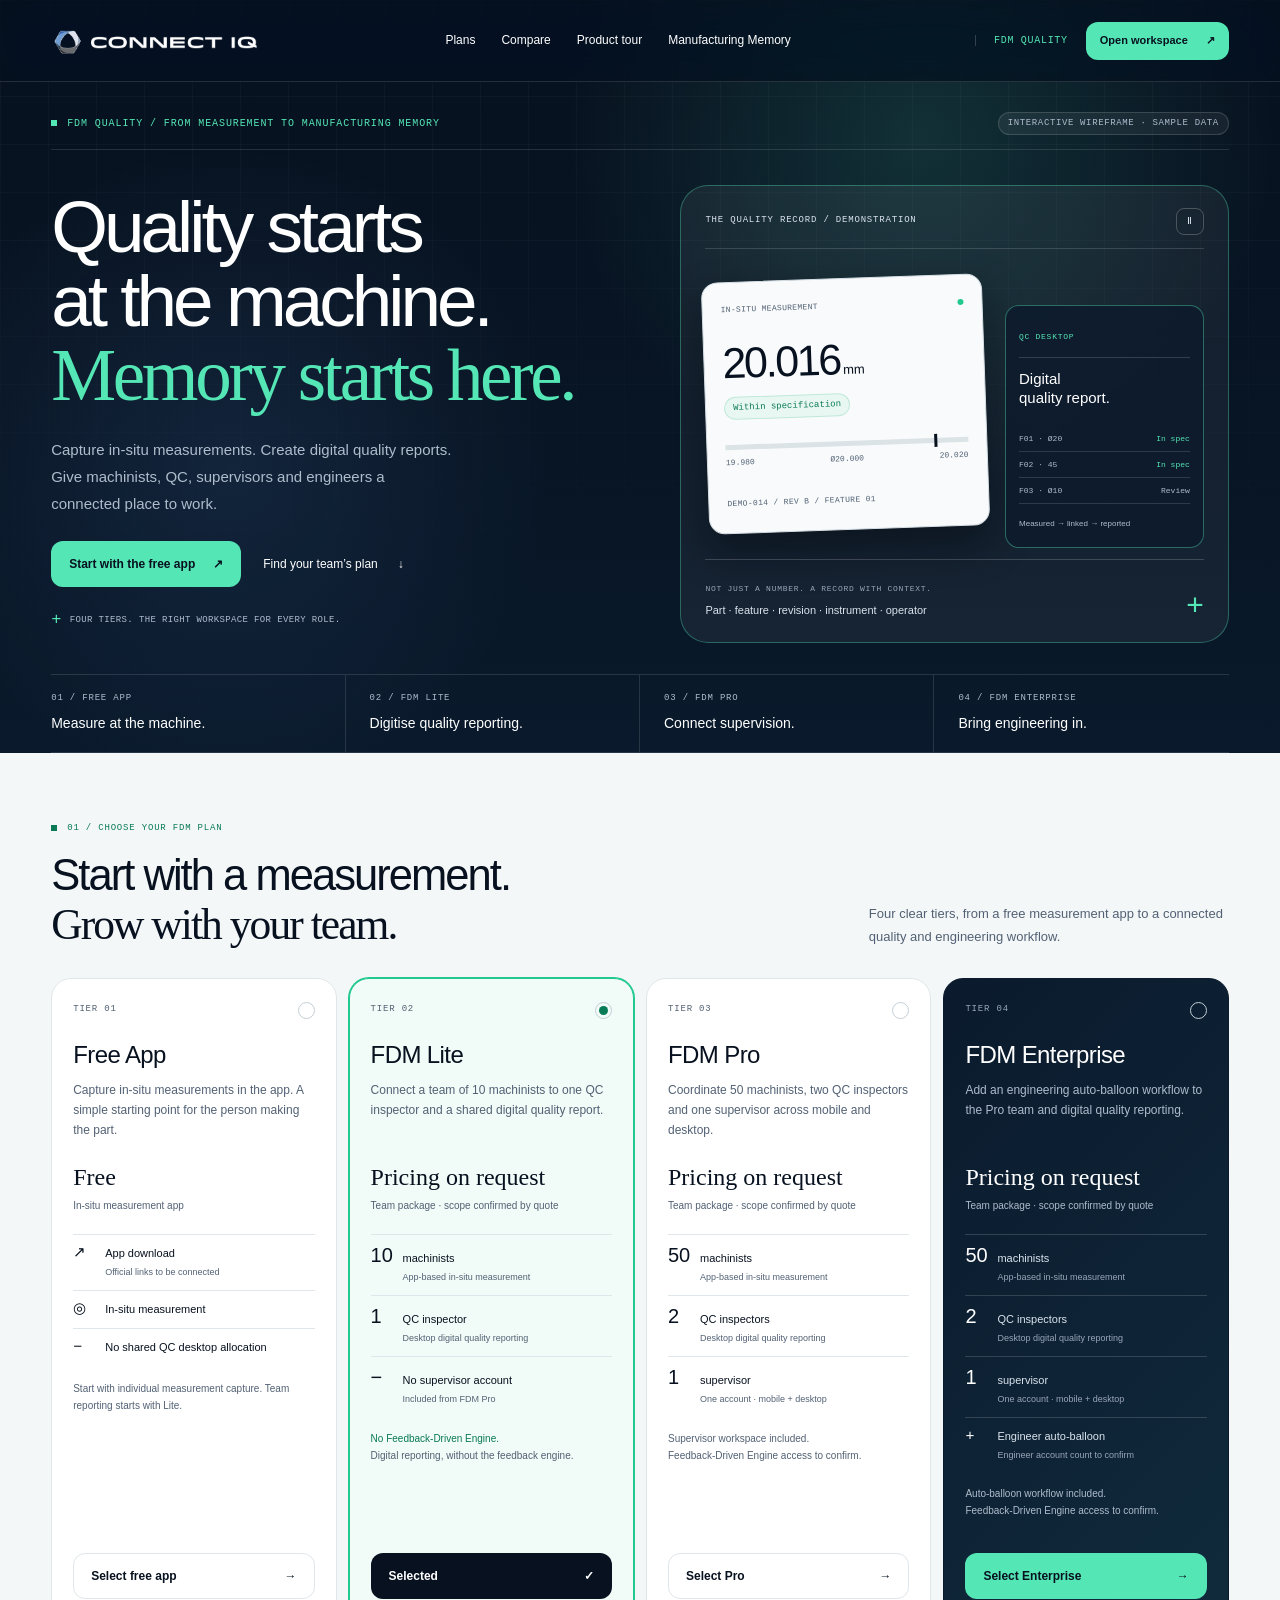
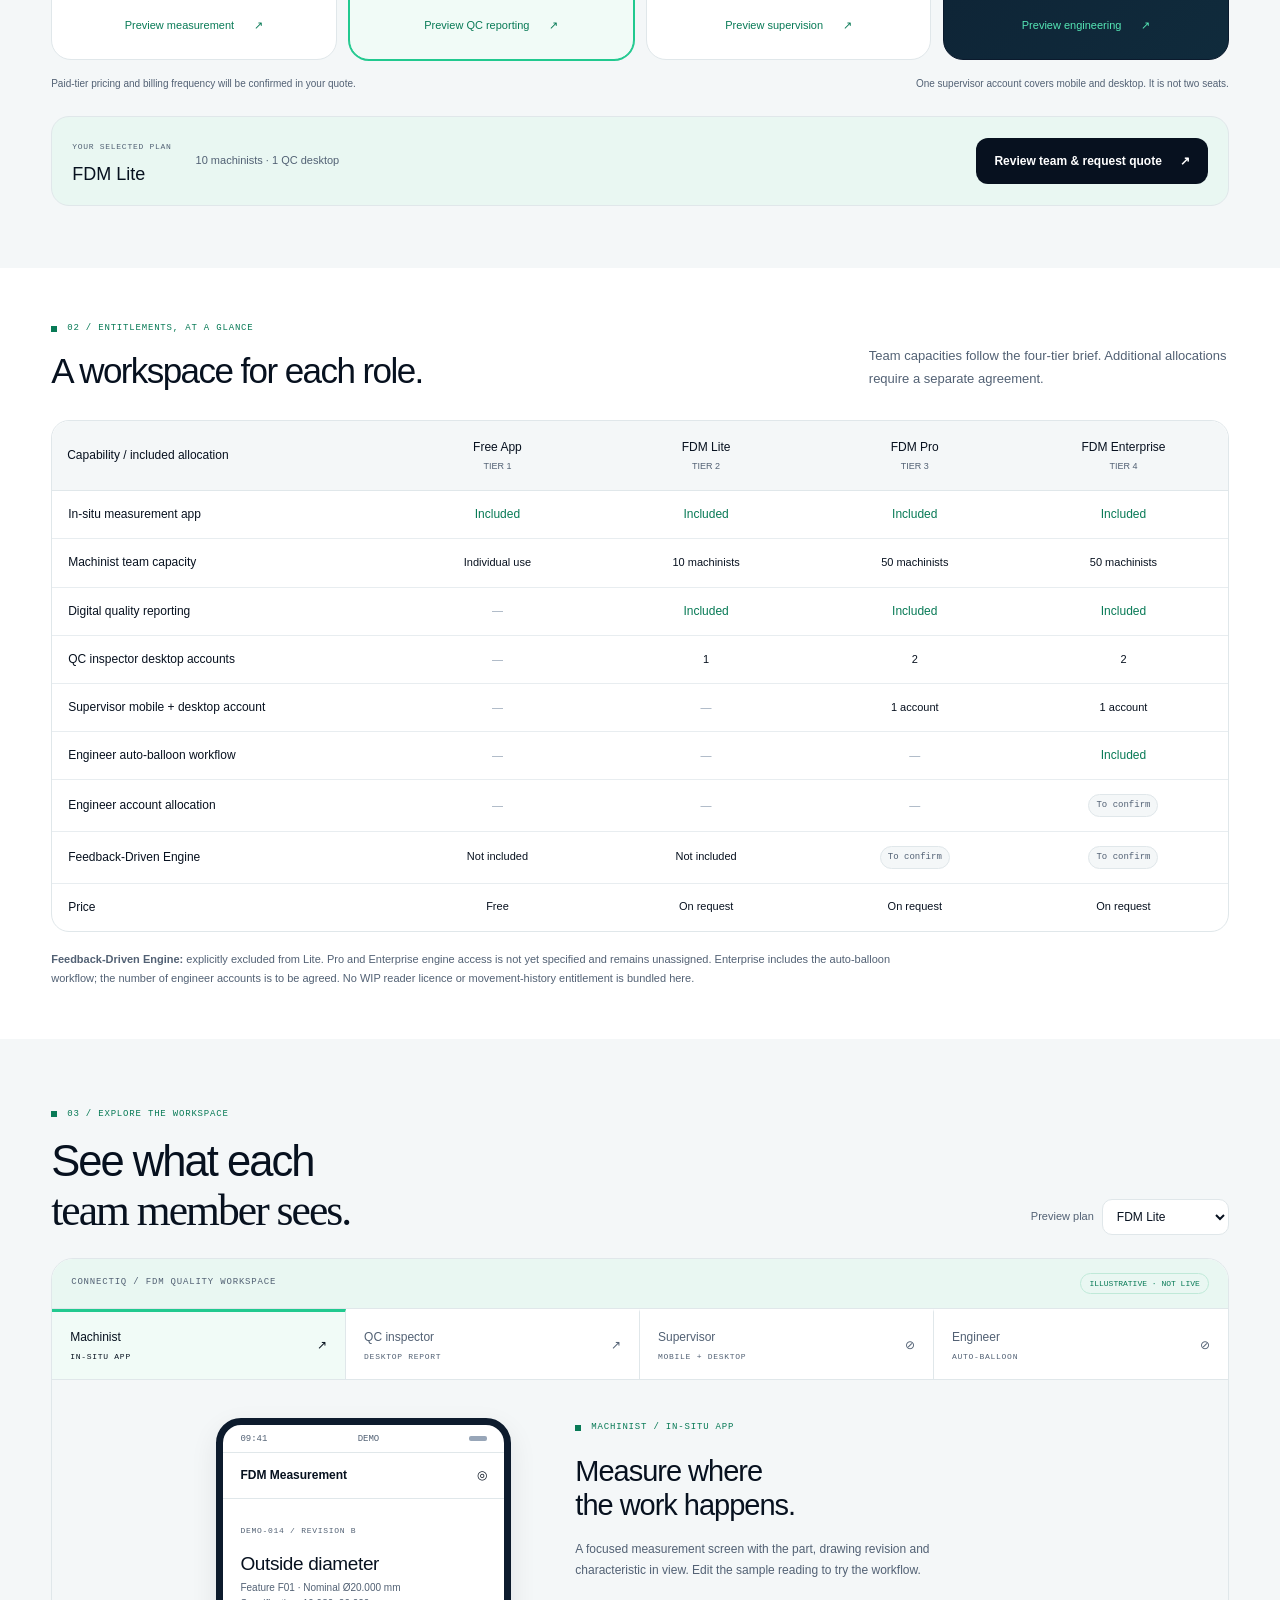
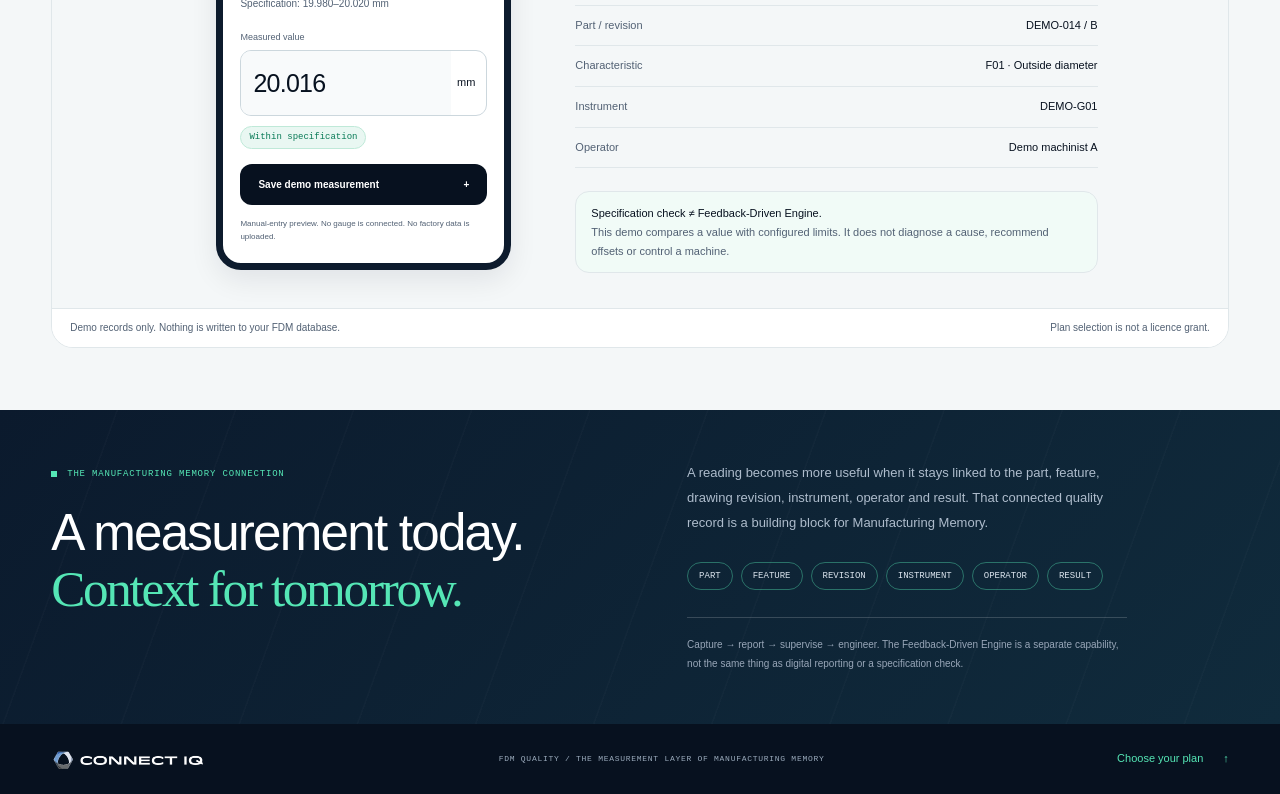
<file: ConnectIQ-FDM-Quality-Preview.html>
<!doctype html>
<html lang="en"><head><meta charset="utf-8"><meta name="viewport" content="width=device-width, initial-scale=1"><meta name="theme-color" content="#07111f"><link rel="icon" href="assets/logo.png"><meta name="description" content="ConnectIQ FDM Quality: in-situ measurement, digital quality reporting, supervisor workspaces and engineer auto-balloon. Four tiers for your manufacturing team."><title>ConnectIQ — FDM Quality</title><style>html{scroll-behavior:smooth}body{margin:0;background:#f4f7f8}noscript{display:block;padding:30px;font:16px Arial}</style></head><body><main><connectiq-fdm-quality></connectiq-fdm-quality></main><noscript>Enable JavaScript to explore the four FDM Quality plans and workspace wireframe.</noscript><script>window.CIQ_FDM_STYLE=":host{display:block;--fd-forest:#07111f;--fd-deep:#07111f;--fd-green:#087a56;--fd-lime:#55e6b5;--fd-mint:#e9f7f2;--fd-paper:#f4f7f8;--fd-line:#e0e7ea;--fd-text:#07111f;--fd-muted:#526174;--fd-white:#fff;--fd-mono:'SFMono-Regular',Consolas,'Liberation Mono',monospace;--fd-sans:Arial,Helvetica,sans-serif;--fd-serif:Georgia,'Times New Roman',serif;color:var(--fd-text);font:14px/1.6 var(--fd-sans);contain:style;-webkit-font-smoothing:antialiased}\n*{box-sizing:border-box} [hidden]{display:none!important} .fdmq{background:var(--fd-paper);overflow:clip}h1,h2,h3,h4,p{margin:0;color:inherit}h1,h2,h3,h4{font-weight:500;line-height:1.12}button,input,select,textarea{font:inherit;color:inherit}button,a,input,select,textarea{ -webkit-tap-highlight-color:transparent}button{cursor:pointer;border-radius:0}button:disabled{cursor:not-allowed;opacity:.48}a{color:inherit;text-decoration:none}button:focus-visible,a:focus-visible,input:focus-visible,textarea:focus-visible,summary:focus-visible,select:focus-visible{outline:3px solid #21c98f;outline-offset:4px}img{max-width:100%;height:auto}svg{display:block;max-width:100%}.mono,.eyebrow{font:10px/1.5 var(--fd-mono);letter-spacing:.09em}.eyebrow{display:inline-flex;align-items:center;gap:10px}.eyebrow:before{content:'';width:6px;height:6px;background:currentColor;display:inline-block}.serif{font:1em/1.02 var(--fd-serif);letter-spacing:-.045em}.muted{color:var(--fd-muted)}.small{font-size:11px;line-height:1.65}.fd-header{height:82px;padding:0 4%;display:flex;align-items:center;justify-content:space-between;background:#fff;border-bottom:1px solid var(--fd-line);gap:20px}.brand{display:flex;width:210px;flex-shrink:0}.fd-header nav{display:flex;align-items:center;gap:26px;font-size:12px}.fd-header nav button{background:none;border:0;padding:8px 0}.header-right{display:flex;align-items:center;gap:18px}.product-label{font:10px var(--fd-mono);border-left:1px solid var(--fd-line);padding-left:18px;color:var(--fd-green);letter-spacing:.07em}.btn{min-height:46px;display:inline-flex;align-items:center;justify-content:space-between;gap:18px;padding:12px 17px;border:1px solid transparent;background:var(--fd-forest);color:#fff;font-size:12px;font-weight:500;line-height:1.5;transition:background .18s,transform .18s}.btn:hover:not(:disabled){background:#13263d;transform:translateY(-1px)}.btn.light{background:var(--fd-lime);color:var(--fd-deep)}.btn.light:hover{background:#7cf0c8}.btn.outline{background:transparent;border-color:var(--fd-line);color:var(--fd-forest)}.btn.outline:hover{background:var(--fd-mint)}.btn.small-btn{min-height:38px;padding:9px 13px;font-size:11px}.btn.wide{width:100%}.text-btn{background:none;border:0;padding:0;color:var(--fd-green);font-size:12px;display:inline-flex;align-items:center;gap:20px;text-align:left}.text-btn:hover{text-decoration:underline;text-underline-offset:5px}.hero{padding:30px 4% 0}.hero-top{display:flex;align-items:center;justify-content:space-between;border-bottom:1px solid var(--fd-line);padding-bottom:14px;gap:15px}.demo-pill{border:1px solid var(--fd-line);padding:4px 9px;font:9px/1.4 var(--fd-mono);letter-spacing:.07em;color:var(--fd-muted);background:#fff;white-space:nowrap}.hero-grid{display:grid;grid-template-columns:1.04fr 1fr;gap:5%;padding:35px 0 31px}.hero-copy{padding-top:5px}.hero h1{font-size:clamp(55px,5.7vw,92px);line-height:1.015;letter-spacing:-.055em;color:var(--fd-deep)}.hero h1 .serif{color:var(--fd-green)}.hero-copy>p{font-size:15px;color:var(--fd-muted);max-width:405px;line-height:1.8;margin:23px 0 24px}.hero-actions{display:flex;gap:22px;align-items:center;flex-wrap:wrap}.hero-micro{display:flex;gap:8px;align-items:center;color:var(--fd-muted);font:9px var(--fd-mono);letter-spacing:.04em;margin-top:23px}.hero-micro b{color:var(--fd-green);font-size:17px;font-weight:400}.hero-art{background:var(--fd-forest);padding:22px 24px;position:relative;min-height:405px;overflow:hidden;color:white}.hero-art:before{content:'';position:absolute;inset:0;background-image:radial-gradient(#55e6b527 .7px,transparent .7px);background-size:18px 18px;pointer-events:none}.art-top,.art-foot{position:relative;display:flex;align-items:center;justify-content:space-between;gap:10px}.art-top{border-bottom:1px solid #ffffff25;padding-bottom:13px;color:#dbe4ee}.art-top .mono{font-size:9px}.motion-button{border:1px solid #ffffff38;background:none;color:#dbe4ee;width:28px;height:27px;padding:0;font:10px var(--fd-mono)}.hero-work{position:relative;display:grid;grid-template-columns:1.2fr .85fr;align-items:center;gap:19px;padding:29px 0}.measurement-hero{border:1px solid #d5dee4;background:#f8fafb;color:var(--fd-deep);padding:21px 18px;box-shadow:10px 10px 0 #02070d40;transform:rotate(-2deg)}.measurement-hero .mono{font-size:8px;color:#526174;letter-spacing:.04em}.hero-device-top{display:flex;justify-content:space-between;align-items:center}.mini-dot{width:6px;height:6px;border-radius:50%;background:#21c98f}.measure-reading{font-size:43px;line-height:1;letter-spacing:-.055em;margin:26px 0 9px;white-space:nowrap}.measure-reading small{font-size:13px;letter-spacing:0;margin-left:3px}.status{display:inline-flex;align-items:center;gap:6px;color:#087a56;background:#e9f7f2;padding:4px 8px;border:1px solid #bfe9d8;font:9px/1.4 var(--fd-mono)}.status.warn{color:#855531;background:#f6eddf;border-color:#e5d3b9}.reading-scale{height:5px;background:#dbe3e7;margin:25px 0 8px;position:relative}.reading-scale:after{content:'';position:absolute;width:3px;height:13px;top:-4px;left:86%;background:var(--fd-forest);animation:fd-reading 5s ease-in-out infinite}.scale-labels{display:flex;justify-content:space-between;font:8px var(--fd-mono);color:#526174}.micro-report{position:relative;border:1px solid #55e6b566;padding:17px 13px;background:#0d1b2ddd;align-self:center;transform:translateY(23px)}.micro-report .mono{font-size:8px;color:#55e6b5}.mini-rule{height:1px;background:#ffffff28;margin:11px 0}.micro-report strong{font-size:15px;font-weight:400;line-height:1.3;display:block;margin-bottom:18px;color:#ffffff}.tiny-row{display:flex;justify-content:space-between;gap:5px;font:8px var(--fd-mono);padding:8px 0;border-bottom:1px solid #ffffff23;color:#aebccc}.tiny-row b{font-weight:400;color:#55e6b5}.micro-report .small{color:#aebccc;font-size:8px;margin-top:13px}.art-foot{border-top:1px solid #ffffff2d;padding-top:15px;align-items:flex-end}.art-foot .mono{color:#98a6b8;font-size:8px}.art-foot p{font-size:11px;line-height:1.6;color:#dbe4ee;margin-top:5px}.crosshair{font-size:30px;line-height:1;color:var(--fd-lime);font-weight:200}.hero-steps{display:grid;grid-template-columns:repeat(4,1fr);border-top:1px solid var(--fd-line);border-bottom:1px solid var(--fd-line);margin-bottom:0}.hero-step{padding:17px 15px 18px 0;border-right:1px solid var(--fd-line)}.hero-step+div{padding-left:24px}.hero-step:last-child{border-right:0}.hero-step .mono{display:block;color:var(--fd-muted);font-size:9px;margin-bottom:7px}.hero-step strong{font-size:14px;font-weight:400;color:var(--fd-forest)}.section{padding:62px 4%}.section-head{display:flex;justify-content:space-between;align-items:end;gap:30px;margin-bottom:29px}.section-head .eyebrow{font-size:9px;color:var(--fd-green);margin-bottom:16px}.section-head h2{font-size:clamp(35px,3.4vw,54px);letter-spacing:-.045em;color:var(--fd-deep)}.section-head>p{font-size:13px;color:var(--fd-muted);max-width:360px;line-height:1.8}.tier-grid{display:grid;grid-template-columns:repeat(4,minmax(0,1fr));gap:12px}.tier{background:white;border:1px solid var(--fd-line);position:relative;padding:23px 21px 20px;display:flex;flex-direction:column;min-width:0;transition:background .16s,border-color .16s}.tier.selected{background:#f1fbf7;border-color:var(--fd-green);box-shadow:inset 0 3px 0 var(--fd-green)}.tier.enterprise{background:var(--fd-forest);border-color:var(--fd-forest);color:#fff}.tier.enterprise.selected{box-shadow:inset 0 3px 0 var(--fd-lime)}.tier-top{display:flex;justify-content:space-between;align-items:center;gap:12px}.tier-top .mono{font-size:9px;color:var(--fd-muted)}.tier.enterprise .tier-top .mono{color:#98a6b8}.select-dot{width:17px;height:17px;border:1px solid #c4cfd6;border-radius:50%;display:grid;place-items:center}.selected .select-dot:after{content:'';width:9px;height:9px;background:var(--fd-green);border-radius:50%}.enterprise.selected .select-dot:after{background:var(--fd-lime)}.tier h3{font-size:24px;letter-spacing:-.025em;color:var(--fd-forest);margin:23px 0 11px}.tier.enterprise h3{color:#fff}.tier-desc{font-size:12px;color:var(--fd-muted);line-height:1.7;min-height:62px}.tier.enterprise .tier-desc{color:#aebccc}.plan-price{margin:20px 0 19px;min-height:53px}.plan-price strong{font:24px/1.25 var(--fd-serif);color:var(--fd-forest);display:block}.plan-price span{font-size:10px;color:var(--fd-muted);display:block;margin-top:6px}.tier.enterprise .plan-price strong{color:#ffffff}.tier.enterprise .plan-price span{color:#aebccc}.seat-line{padding:10px 0;border-top:1px solid var(--fd-line);font-size:11px;display:flex;align-items:baseline;gap:9px}.seat-line b{font-size:20px;line-height:1;font-weight:400;min-width:23px;color:var(--fd-forest)}.seat-line .icon{font-size:15px;font-family:var(--fd-mono)}.tier.enterprise .seat-line{border-color:#ffffff27;color:#dbe4ee}.tier.enterprise .seat-line b{color:#ffffff}.seat-line small{color:var(--fd-muted);font-size:9px;display:block;margin-top:3px}.tier.enterprise .seat-line small{color:#98a6b8}.plan-limits{font-size:10px;line-height:1.7;margin:13px 0 19px;color:var(--fd-muted);min-height:49px}.plan-limits strong{font-weight:400;color:var(--fd-green)}.tier.enterprise .plan-limits{color:#aebccc}.tier .btn{margin-top:auto}.tier .text-btn{margin-top:13px;justify-content:center;font-size:11px;min-height:27px}.tier.enterprise .text-btn{color:#55e6b5}.pricing-note{display:flex;gap:22px;justify-content:space-between;font-size:10px;color:var(--fd-muted);line-height:1.7;margin-top:15px}.selection{margin-top:24px;border:1px solid var(--fd-line);background:#e9f7f2;padding:16px 20px;display:flex;align-items:center;justify-content:space-between;gap:20px}.selection-left{display:flex;align-items:center;gap:24px}.selection-left .mono{font-size:8px;color:var(--fd-muted)}.selection-left strong{font-size:18px;font-weight:400;color:var(--fd-forest);display:block;margin-top:4px}.selection p{font-size:11px;color:var(--fd-muted)}.selection .btn{min-width:211px}.compare{background:#fff;padding-top:48px;padding-bottom:50px}.compare .section-head h2{font-size:35px}.compare-wrap{overflow:auto;outline-offset:3px}.compare table{width:100%;border-collapse:collapse;min-width:750px;table-layout:fixed;font-size:12px}.compare th{font-weight:500;text-align:center;padding:17px 15px;background:var(--fd-paper);color:var(--fd-forest);border-bottom:1px solid var(--fd-line)}.compare th:first-child{width:29%;text-align:left}.compare td{padding:14px 16px;border-bottom:1px solid #e8edf0;text-align:center;vertical-align:middle;font-size:11px}.compare td:first-child{text-align:left;color:var(--fd-text);font-size:12px}.compare .sub{display:block;font-size:9px;color:var(--fd-muted);margin-top:2px}.yes{color:var(--fd-green);font-size:12px}.no{color:#98a6b8}.tbc{font:9px/1.4 var(--fd-mono);display:inline-block;background:#f4f7f8;padding:4px 7px;color:#526174;border:1px solid #e0e7ea}.comparison-note{font-size:11px;color:var(--fd-muted);margin-top:18px;max-width:880px;line-height:1.8}.tour .section-head{margin-bottom:23px}.tour-plan{display:flex;align-items:center;gap:8px;font-size:11px;color:var(--fd-muted)}.tour-plan select{padding:9px 10px;border:1px solid var(--fd-line);background:white;font-size:12px;color:var(--fd-forest);max-width:170px}.tour-frame{border:1px solid #d5dee4;background:white}.tour-toolbar{padding:14px 19px;display:flex;justify-content:space-between;align-items:center;gap:15px;background:var(--fd-mint);border-bottom:1px solid var(--fd-line)}.tour-toolbar .mono{font-size:9px;color:#526174}.tour-toolbar .status{font-size:8px}.role-tabs{display:grid;grid-template-columns:repeat(4,1fr);border-bottom:1px solid var(--fd-line)}.role-tabs button{padding:16px 18px;border:0;border-right:1px solid var(--fd-line);border-top:3px solid transparent;background:white;text-align:left;font-size:12px;color:var(--fd-muted);display:flex;justify-content:space-between;gap:10px;align-items:center}.role-tabs button:last-child{border-right:0}.role-tabs button[aria-selected=true]{background:#f1fbf7;border-top-color:var(--fd-green);color:var(--fd-forest)}.role-tabs .mono{font-size:8px}.tour-content{min-height:425px;background:#f4f7f8;padding:26px}.measurement-demo{display:grid;grid-template-columns:minmax(245px,.82fr) 1.18fr;gap:30px;align-items:start;max-width:915px;margin:0 auto}.phone{max-width:295px;width:100%;margin:auto;border:7px solid #0d1b2d;border-radius:25px;background:white;overflow:hidden;box-shadow:0 10px 28px #07111f15}.phone-top{height:27px;display:flex;align-items:center;justify-content:space-between;padding:0 17px;font:9px var(--fd-mono);color:#526174}.phone-top:after{content:'';height:5px;width:18px;background:#98a6b8;border-radius:2px}.phone-appbar{padding:13px 17px;border-top:1px solid #e0e7ea;border-bottom:1px solid #e0e7ea;display:flex;justify-content:space-between;align-items:center;font-size:12px;color:var(--fd-forest)}.phone-inner{padding:18px 17px 20px}.phone-inner .mono{color:var(--fd-muted);font-size:8px}.phone-inner h4{font-size:19px;letter-spacing:-.02em;margin:13px 0 6px}.phone-inner p{font-size:10px;color:var(--fd-muted);margin-bottom:18px}.phone label{font-size:9px;color:var(--fd-muted);display:block;margin-bottom:6px}.input-unit{display:flex;align-items:center;border:1px solid #ccd7dd;padding-right:11px;gap:6px}.input-unit input{border:0;background:#f8fafb;width:100%;padding:12px;font-size:25px;letter-spacing:-.03em;min-width:0;color:var(--fd-forest)}.input-unit span{font-size:11px}.read-result{margin:10px 0 15px;font-size:10px;min-height:18px}.phone .btn{font-size:10px;min-height:39px}.phone-note{font-size:8px;color:var(--fd-muted);margin-top:12px;line-height:1.65}.flow-detail{padding:9px 0}.flow-detail .eyebrow{font-size:9px;color:var(--fd-green)}.flow-detail h3{font-size:29px;letter-spacing:-.035em;margin:17px 0 16px;line-height:1.18;color:var(--fd-forest)}.flow-detail>p{font-size:12px;color:var(--fd-muted);line-height:1.8;max-width:400px}.context-list{margin:23px 0;border-top:1px solid var(--fd-line)}.context-row{display:flex;justify-content:space-between;gap:15px;font-size:11px;padding:11px 0;border-bottom:1px solid var(--fd-line)}.context-row span{color:var(--fd-muted)}.context-row b{font-weight:400;color:var(--fd-forest);text-align:right}.notice{font-size:11px;line-height:1.7;border:1px solid var(--fd-line);padding:12px 15px;background:#f1fbf7;color:#526174}.notice strong{font-weight:500;color:var(--fd-forest)}.notice.warn{background:#f7f1e5;border-color:#e4d9bd;color:#7f6b41}.report-top{display:flex;justify-content:space-between;align-items:center;gap:20px;margin-bottom:20px}.report-top h3{font-size:25px;letter-spacing:-.025em;color:var(--fd-forest);margin:5px 0}.report-top .mono{font-size:8px;color:var(--fd-muted)}.report-top p{font-size:11px;color:var(--fd-muted)}.report-table{overflow:auto;background:#fff;border:1px solid var(--fd-line);margin:17px 0}.report-table table{width:100%;border-collapse:collapse;font-size:11px;white-space:nowrap}.report-table th{background:#eef3f6;color:#526174;font:8px var(--fd-mono);letter-spacing:.04em;text-align:left;padding:12px 15px;border-bottom:1px solid var(--fd-line)}.report-table td{padding:16px 15px;border-bottom:1px solid #e8edf0;color:#33475b}.report-table tr:last-child td{border-bottom:0}.report-table .status{font-size:8px}.report-foot{display:flex;align-items:center;justify-content:space-between;gap:20px;margin:17px 0 0}.report-foot p{font-size:10px;color:var(--fd-muted);max-width:530px}.segmented{display:flex;border:1px solid var(--fd-line)}.segmented button{padding:7px 13px;min-height:33px;font-size:10px;border:0;background:white}.segmented button[aria-pressed=true]{color:white;background:var(--fd-forest)}.stats{display:grid;grid-template-columns:repeat(3,1fr);gap:13px;margin:18px 0}.stat{background:white;border:1px solid var(--fd-line);padding:19px}.stat .mono{font-size:8px;color:var(--fd-muted)}.stat strong{display:block;font-size:32px;line-height:1;margin:16px 0 8px;font-weight:400;color:var(--fd-forest)}.stat small{font-size:10px;color:var(--fd-muted)}.supervisor-row{border:1px solid var(--fd-line);background:white;padding:18px;display:flex;gap:20px;justify-content:space-between;align-items:center;margin-bottom:11px}.supervisor-row h4{font-size:13px;color:var(--fd-forest)}.supervisor-row p{font-size:10px;color:var(--fd-muted);margin-top:5px}.mobile-supervisor{max-width:295px;margin:0 auto}.mobile-supervisor .stats{grid-template-columns:1fr 1fr;gap:7px;margin:8px 0 15px}.mobile-supervisor .stat{padding:12px}.mobile-supervisor .stat strong{font-size:25px;margin:11px 0 6px}.mobile-supervisor .stat:last-child{display:none}.mobile-supervisor .supervisor-row{display:block;padding:12px}.mobile-supervisor .supervisor-row .status{margin-top:9px}.mobile-supervisor .phone-inner{padding:13px}.engineer-grid{display:grid;grid-template-columns:1.1fr 1fr;gap:22px}.drawing-sheet{background:#fff;border:1px solid var(--fd-line);padding:15px}.drawing-sheet .mono{font-size:8px;color:var(--fd-muted);display:flex;justify-content:space-between}.drawing-sheet svg{width:100%;height:240px}.drawing-title{border-top:1px solid var(--fd-line);display:flex;justify-content:space-between;padding-top:11px;font:8px var(--fd-mono);color:var(--fd-muted)}.engineer-fields{background:white;border:1px solid var(--fd-line);padding:17px}.engineer-fields h4{font-size:16px;color:var(--fd-forest);margin-bottom:12px}.feature-row{display:grid;grid-template-columns:25px 1fr auto;gap:9px;align-items:center;padding:11px 0;border-bottom:1px solid #e8edf0;font-size:11px}.balloon-dot{width:21px;height:21px;border-radius:50%;display:grid;place-items:center;border:1px solid #21c98f;color:var(--fd-green);font:10px var(--fd-mono)}.check-label{display:flex;align-items:flex-start;gap:9px;font-size:10px;line-height:1.7;margin:15px 0}.check-label input{accent-color:var(--fd-green);flex-shrink:0;width:15px;height:15px;margin-top:2px}.locked{min-height:356px;max-width:660px;margin:auto;padding:43px 30px;text-align:center;display:flex;flex-direction:column;align-items:center;justify-content:center}.locked-icon{font:24px var(--fd-mono);width:55px;height:55px;border:1px solid #bfe9d8;background:#e9f7f2;color:var(--fd-green);display:grid;place-items:center;margin-bottom:22px}.locked h3{font-size:28px;letter-spacing:-.025em;color:var(--fd-forest);margin-bottom:13px}.locked p{font-size:12px;color:var(--fd-muted);max-width:390px;line-height:1.9;margin-bottom:21px}.tour-foot{padding:11px 18px;font-size:10px;color:var(--fd-muted);border-top:1px solid var(--fd-line);display:flex;justify-content:space-between;gap:20px;background:white}.memory-section{background:var(--fd-forest);color:#fff;padding:51px 4%;position:relative;overflow:hidden}.memory-section:after{content:'';position:absolute;inset:0;pointer-events:none;background:repeating-linear-gradient(110deg,transparent 0,transparent 109px,#ffffff05 110px,#ffffff05 111px)}.memory-grid{display:grid;grid-template-columns:1fr 1fr;gap:8%;position:relative;z-index:1}.memory-section .eyebrow{font-size:9px;color:#55e6b5;margin-bottom:24px}.memory-section h2{font-size:clamp(35px,4vw,60px);letter-spacing:-.035em;line-height:1.1}.memory-section h2 .serif{color:var(--fd-lime)}.memory-section p{font-size:13px;line-height:1.9;color:#aebccc;max-width:440px}.memory-tags{display:flex;gap:8px;flex-wrap:wrap;margin:27px 0}.memory-tags span{font:9px var(--fd-mono);padding:8px 11px;border:1px solid #55e6b566;color:#dbe4ee}.memory-section .fine{border-top:1px solid #ffffff2c;padding-top:17px;font-size:10px;color:#98a6b8}.fd-footer{padding:24px 4%;background:white;border-top:1px solid var(--fd-line);display:flex;justify-content:space-between;gap:25px;align-items:center}.fd-footer img{width:155px}.fd-footer .mono{font-size:8px;color:var(--fd-muted)}.fd-footer button{font-size:11px}.fd-dialog{border:1px solid var(--fd-line);padding:0;color:var(--fd-text);background:white;width:min(600px,calc(100% - 28px));max-height:calc(100dvh - 36px);box-shadow:0 20px 80px #07111f40;overflow:auto}.fd-dialog::backdrop{background:#07111f70;backdrop-filter:blur(3px)}.dialog-head{padding:23px 25px;display:flex;align-items:center;justify-content:space-between;border-bottom:1px solid var(--fd-line);gap:20px;background:#f1fbf7}.dialog-head h2{font-size:24px;letter-spacing:-.025em;color:var(--fd-forest)}.dialog-head .eyebrow{font-size:8px;margin-bottom:8px;color:var(--fd-green)}.close{border:0;background:none;padding:3px 7px;font-size:25px;line-height:1.2;color:#526174}.dialog-body{padding:23px 25px}.dialog-body>p{font-size:12px;color:var(--fd-muted);line-height:1.8;margin-bottom:18px}.dialog-seats{display:grid;grid-template-columns:repeat(3,1fr);gap:9px;margin-bottom:18px}.dialog-seat{background:#f4f7f8;border:1px solid #dbe3e7;padding:11px;text-align:center}.dialog-seat strong{display:block;font-size:23px;font-weight:400;color:var(--fd-forest);line-height:1.4}.dialog-seat span{font-size:9px;color:var(--fd-muted)}.form-grid{display:grid;grid-template-columns:1fr 1fr;gap:14px;margin:18px 0}.field{min-width:0;display:flex;flex-direction:column;gap:6px}.field.full{grid-column:1/-1}.field label{font-size:10px;color:#526174}.field input,.field textarea{padding:10px 11px;border:1px solid var(--fd-line);width:100%;min-width:0;font-size:12px;border-radius:0;background:#fff}.field textarea{min-height:70px;resize:vertical}.form-error{font-size:11px;color:#97492d;line-height:1.7;margin:10px 0}.dialog-actions{display:flex;gap:10px;justify-content:flex-end;margin-top:19px}.download-grid{display:grid;gap:10px;margin:19px 0}.download-option{display:flex;justify-content:space-between;align-items:center;border:1px solid var(--fd-line);padding:14px 17px;gap:15px}.download-option h3{font-size:14px;color:var(--fd-forest);margin-bottom:5px}.download-option p{font-size:10px;color:var(--fd-muted)}.request-summary{background:#f4f7f8;border:1px solid var(--fd-line);padding:17px;margin-top:18px}.request-summary .context-row{font-size:11px}.request-summary .context-row:first-child{border-top:0}.success-mark{display:grid;place-items:center;background:#e9f7f2;color:var(--fd-forest);border:1px solid var(--fd-line);width:44px;height:44px;font-size:19px;margin-bottom:20px}.toast{position:fixed;right:22px;bottom:22px;padding:14px 18px;background:var(--fd-deep);color:white;box-shadow:0 8px 40px #07111f25;font-size:11px;line-height:1.7;max-width:410px;z-index:100;opacity:0;transform:translateY(10px);pointer-events:none;transition:.2s}.toast.show{opacity:1;transform:none}.sr-only{position:absolute;width:1px;height:1px;padding:0;margin:-1px;overflow:hidden;clip:rect(0,0,0,0);white-space:nowrap;border:0}.paused *{animation-play-state:paused!important}@keyframes fd-reading{0%,100%{left:84%}50%{left:88%}}.fd-header{position:sticky;top:0;z-index:40;margin-bottom:-82px;background:rgba(7,17,31,.7);-webkit-backdrop-filter:blur(16px) saturate(160%);backdrop-filter:blur(16px) saturate(160%);border-bottom:1px solid rgba(255,255,255,.12);color:#fff}.fd-header nav button:hover{color:var(--fd-lime)}.product-label{color:var(--fd-lime);border-left-color:rgba(255,255,255,.18)}.fd-header .btn,.hero .btn:not(.outline){background:var(--fd-lime);color:#07111f}.fd-header .btn:hover,.hero .btn:not(.outline):hover{background:#21c98f}.btn{border-radius:12px;font-weight:700}.btn:hover:not(:disabled){background:#13263d}.btn.light:hover{background:#21c98f}.btn.outline:hover{background:var(--fd-mint)}.hero{padding-top:112px;color:#dbe4ee;position:relative;background:radial-gradient(circle at 72% 18%,rgba(85,230,181,.14),transparent 32%),radial-gradient(circle at 18% 62%,rgba(117,169,255,.10),transparent 28%),linear-gradient(180deg,#07111f,#081626 72%,#0a1a2c)}.hero:after{content:'';position:absolute;inset:0;pointer-events:none;background-image:linear-gradient(rgba(255,255,255,.035) 1px,transparent 1px),linear-gradient(90deg,rgba(255,255,255,.035) 1px,transparent 1px);background-size:48px 48px;mask-image:linear-gradient(180deg,#000,transparent 85%)}.hero>*{position:relative;z-index:1}.hero .eyebrow{color:var(--fd-lime)}.hero-top,.hero-steps,.hero-step{border-color:rgba(255,255,255,.12)}.demo-pill{background:rgba(255,255,255,.06);border-color:rgba(255,255,255,.14);color:#aebccc;border-radius:999px}.hero h1{color:#fff}.hero h1 .serif{color:var(--fd-lime)}.hero-copy>p,.hero-micro,.hero-step .mono{color:#aebccc}.hero-micro b{color:var(--fd-lime)}.hero-step strong{color:#fff}.text-btn{color:var(--fd-green)}.hero .text-btn{color:#fff}.hero .text-btn:hover{color:var(--fd-lime)}.hero-art{background:rgba(255,255,255,.055);border:1px solid rgba(85,230,181,.35);border-radius:28px;animation:fd-glow 4s ease-in-out infinite}.hero-art:before{border-radius:28px}.motion-button{border-radius:8px}.measurement-hero{border-radius:16px;box-shadow:0 18px 40px rgba(2,7,13,.45)}.micro-report{border-radius:14px}.status{border-radius:999px}.tier{border-radius:20px}.tier.selected{background:#f1fbf7;border-color:#21c98f;box-shadow:0 0 0 1px #21c98f}.tier.enterprise{background:linear-gradient(135deg,#0b1a2d,#102b3c);border-color:#0b1a2d}.tier.enterprise.selected{box-shadow:0 0 0 2px var(--fd-lime)}.selection{border-radius:18px}.compare-wrap{border:1px solid var(--fd-line);border-radius:18px}.compare th:first-child{border-top-left-radius:18px}.compare th:last-child{border-top-right-radius:18px}.compare tr:last-child td{border-bottom:0}.tbc{border-radius:999px}.tour-plan select{border-radius:10px}.tour-frame{border-radius:22px;overflow:hidden;border-color:var(--fd-line)}.role-tabs button[aria-selected=true]{border-top-color:#21c98f}.segmented{border-radius:10px;overflow:hidden}.notice,.stat,.supervisor-row,.drawing-sheet,.engineer-fields,.report-table,.download-option,.request-summary{border-radius:14px}.input-unit{border-radius:11px;overflow:hidden}.locked-icon,.success-mark{border-radius:14px}.dialog-seat{border-radius:12px}.memory-section{background:linear-gradient(135deg,#0b1a2d,#102b3c)}.memory-section .eyebrow{color:var(--fd-lime)}.memory-tags span{border-radius:999px;border-color:rgba(85,230,181,.4)}.fd-footer{background:#07111f;border-top:0;color:#9babbc}.fd-footer .mono{color:#9babbc}.fd-footer .text-btn{color:var(--fd-lime)}.fd-dialog{border-radius:18px}.field input,.field textarea{border-radius:11px}.toast{border-radius:12px}@keyframes fd-glow{0%,100%{box-shadow:0 0 18px rgba(85,230,181,.14),0 30px 80px rgba(0,0,0,.35)}50%{box-shadow:0 0 34px rgba(85,230,181,.32),0 30px 80px rgba(0,0,0,.35)}}\n:host([embedded]) .fd-header{display:none}:host([embedded]) .hero{padding-top:20px}:host([compact]) .hero,:host([compact]) .compare,:host([compact]) .memory-section,:host([compact]) .fd-footer{display:none}:host([compact]) .section{padding:27px 24px}\n@media(min-width:1550px){.hero,.section,.memory-section,.fd-header,.fd-footer{padding-left:max(4%,calc((100vw - 1450px)/2));padding-right:max(4%,calc((100vw - 1450px)/2))}.hero h1{font-size:90px}}\n@media(max-width:1150px){.fd-header nav{gap:17px}.product-label{display:none}.hero h1{font-size:60px}.hero-grid{gap:4%}.hero-art{padding:19px}.hero-work{gap:12px}.measurement-hero{padding:18px 13px}.measure-reading{font-size:35px}.tier{padding:20px 16px}.tier h3{font-size:21px}.tier-desc{min-height:83px}.plan-price strong{font-size:23px}.seat-line{font-size:10px}.section{padding:50px 4%}.role-tabs button{font-size:11px;padding:15px}.selection-left{gap:18px}.selection .btn{min-width:190px}.selection p{font-size:10px}.tier .btn{font-size:10px;padding:12px}.plan-limits{font-size:9px}.hero-step strong{font-size:12px}.hero-step .mono{font-size:8px}}\n@media(max-width:960px){.fd-header nav{display:none}.hero h1{font-size:53px}.hero-art{min-height:380px;padding:17px}.hero-copy>p{font-size:13px;margin:18px 0}.hero-grid{gap:20px}.measure-reading{font-size:29px}.micro-report{padding:13px 9px}.micro-report strong{font-size:12px}.micro-report .mono{font-size:7px}.hero-work{gap:13px;padding-top:35px;padding-bottom:36px}.hero-actions{gap:16px;flex-wrap:wrap}.hero-actions .btn{font-size:11px}.hero-micro{font-size:8px}.hero-top .eyebrow{font-size:8px}.demo-pill{font-size:8px}.tier-grid{grid-template-columns:repeat(2,minmax(0,1fr));gap:16px}.tier{padding:24px}.tier h3{font-size:27px}.tier-desc{min-height:43px}.tier .btn{font-size:12px;padding:12px 17px}.seat-line{font-size:12px}.plan-price strong{font-size:26px}.plan-limits{font-size:11px;min-height:38px}.section-head>p{max-width:270px;font-size:12px}.section-head h2{font-size:37px}.selection-left{flex-direction:column;align-items:start;gap:6px}.selection p{font-size:11px}.tour-content{padding:22px}.engineer-grid{grid-template-columns:1fr}.drawing-sheet svg{height:210px}.role-tabs button{font-size:10px;padding:14px 12px}.role-tabs .mono{display:none}.flow-detail h3{font-size:26px}.memory-grid{gap:5%}.fd-footer .mono{max-width:240px;font-size:7px}.measurement-demo{gap:24px;grid-template-columns:1fr 1fr}}\n@media(max-width:680px){.fd-header{height:71px;padding:0 20px;margin-bottom:-71px}.brand{width:175px}.header-right .btn{font-size:10px;padding:9px 11px;min-height:36px}.hero{padding:93px 20px 0}.hero-top{align-items:start;flex-wrap:wrap;gap:12px;padding-bottom:14px}.hero-top .eyebrow{font-size:8px;letter-spacing:.065em}.demo-pill{font-size:7px}.hero-grid{grid-template-columns:1fr;gap:26px;padding:25px 0}.hero h1{font-size:clamp(52px,12.2vw,76px);line-height:1.02}.hero-copy>p{font-size:14px;max-width:390px;margin:22px 0}.hero-micro{margin-top:19px}.hero-art{min-height:365px;padding:18px 21px}.hero-work{grid-template-columns:1.2fr .9fr;padding:24px 0;gap:18px}.measurement-hero{padding:22px 17px}.measure-reading{font-size:39px;margin-top:26px}.micro-report{padding:18px 13px}.micro-report strong{font-size:14px}.micro-report .mono{font-size:8px}.hero-steps{grid-template-columns:1fr 1fr}.hero-step{padding:14px 12px!important;border-bottom:1px solid var(--fd-line)}.hero-step:nth-child(2){border-right:0}.hero-step:nth-last-child(-n+2){border-bottom:0}.hero-step strong{font-size:12px}.hero-step .mono{font-size:8px}.section{padding:43px 20px}.section-head{display:block;margin-bottom:25px}.section-head .eyebrow{font-size:8px;margin-bottom:14px}.section-head h2{font-size:38px}.section-head>p{max-width:400px;margin-top:17px;font-size:12px}.tier-grid{grid-template-columns:1fr;gap:15px}.tier{padding:25px}.tier h3{font-size:28px;margin:20px 0 10px}.tier-desc{min-height:0;font-size:12px}.plan-price{margin:19px 0 17px;min-height:0}.plan-price strong{font-size:26px}.seat-line{padding:12px 0;font-size:12px}.plan-limits{min-height:0;margin:16px 0 21px}.tier .text-btn{font-size:12px}.tier .btn{min-height:44px}.pricing-note{display:block;font-size:10px}.pricing-note span{display:block;margin-top:9px}.selection{padding:18px;display:block;margin-top:20px}.selection-left{display:block}.selection p{margin:10px 0 14px;line-height:1.8}.selection .btn{width:100%}.compare .section-head h2{font-size:32px}.compare table{min-width:750px}.comparison-note{font-size:10px}.tour-plan{margin-top:16px;justify-content:space-between}.tour-plan select{flex:1;max-width:220px}.tour-toolbar{padding:12px;gap:8px;align-items:start}.tour-toolbar .mono{font-size:7px}.tour-toolbar .status{font-size:7px;white-space:nowrap}.role-tabs{grid-template-columns:1fr 1fr}.role-tabs button{padding:13px 11px;font-size:11px;border-bottom:1px solid var(--fd-line)}.role-tabs button:nth-child(2){border-right:0}.role-tabs button:nth-last-child(-n+2){border-bottom:0}.tour-content{padding:20px 14px;min-height:350px}.measurement-demo{grid-template-columns:1fr;gap:25px}.flow-detail{padding:0 4px}.flow-detail h3{font-size:27px}.flow-detail p{font-size:12px}.context-list{margin:20px 0}.tour-foot{padding:12px;display:block;font-size:9px}.tour-foot span{display:block;margin:2px 0}.report-top{display:block;margin-bottom:17px}.report-top h3{font-size:24px;margin:8px 0}.report-top .btn{margin-top:14px;font-size:10px}.report-top .segmented{width:fit-content;margin-top:15px}.stats{grid-template-columns:1fr 1fr;gap:10px}.stat{padding:16px 13px}.stat:last-child{grid-column:1/-1}.stat .mono{font-size:8px}.stat strong{font-size:28px}.stat small{font-size:9px}.supervisor-row{display:block;padding:15px}.supervisor-row .status{margin-top:11px}.report-foot{display:block}.report-foot p{font-size:10px}.report-foot .btn{margin-top:14px}.notice{font-size:10px;padding:12px}.engineer-grid{gap:17px}.drawing-sheet{padding:10px}.drawing-sheet svg{height:215px}.drawing-sheet .mono{font-size:7px}.feature-row{font-size:10px}.engineer-fields{padding:15px}.engineer-fields h4{font-size:15px}.engineer-fields .btn{font-size:10px}.locked{padding:25px 13px}.locked h3{font-size:26px}.locked p{font-size:11px}.memory-section{padding:41px 23px}.memory-grid{grid-template-columns:1fr;gap:25px}.memory-section h2{font-size:40px}.memory-section p{font-size:12px}.memory-section .eyebrow{margin-bottom:20px}.memory-tags{margin:20px 0}.memory-tags span{font-size:8px;padding:8px}.memory-section .fine{font-size:9px}.fd-footer{padding:23px 20px;flex-wrap:wrap;gap:17px}.fd-footer img{width:158px}.fd-footer .mono{order:3;max-width:none;font-size:8px;flex-basis:100%}.fd-footer button{font-size:10px}.dialog-head{padding:20px}.dialog-head h2{font-size:23px}.dialog-body{padding:20px}.form-grid{grid-template-columns:1fr}.field.full{grid-column:auto}.dialog-seats{gap:7px}.dialog-seat{padding:9px}.dialog-seat strong{font-size:23px}.dialog-seat span{font-size:8px}.dialog-actions .btn{font-size:11px}.download-option{padding:13px;gap:10px}.download-option h3{font-size:12px}.download-option .btn{font-size:10px}.toast{bottom:14px;left:15px;right:15px;max-width:none}.mobile-supervisor .stat:last-child{display:none}:host([compact]) .section{padding:23px 14px}}\n@media(max-width:370px){.brand{width:157px}.hero h1{font-size:49px}.hero-art{padding:17px 14px}.measure-reading{font-size:33px}.measurement-hero{padding:18px 13px}.hero-work{gap:12px}.micro-report{padding:13px 10px}.art-top .mono{font-size:8px}}\n@media(prefers-reduced-motion:reduce){*,*:before,*:after{animation:none!important;transition:none!important;scroll-behavior:auto!important}}\n@media print{.fd-header,.fd-dialog,.toast,.btn,.text-btn{display:none!important}.hero,.tour,.memory-section{display:none!important}.tier-grid{grid-template-columns:repeat(4,1fr)}.tier{break-inside:avoid}.section{padding:25px 15px}.tier h3{font-size:19px}.fdmq{background:#fff}.compare table{min-width:0}}\n";window.CIQ_FDM_LOGO="assets/logo-wordmark-white.png";</script><script>/* Public configuration only. No secrets, credentials or private drawing URLs.
   Paid pricing and engine access are deliberately not invented. */
window.CONNECTIQ_FDM_CONFIG = Object.freeze({
  mode: window.CONNECTIQ_CONFIG?.mode || 'demo',
  apiBase: window.CONNECTIQ_CONFIG?.apiBase || '/api/v1',
  requestTimeoutMs: 12000,
  appDownloads: { android: '', ios: '', web: '' },
  workspaceUrl: '',
  allowedOrigins: [],
  contactEmail: ''
});
</script><script>(function(root){
  'use strict';
  const plans=Object.freeze([
    Object.freeze({id:'free',name:'Free App',tier:1,machinists:null,qc:0,supervisors:0,engineers:0,report:false,autoBalloon:false,feedbackEngine:false,tag:'START AT THE MACHINE',description:'Capture in-situ measurements in the app. A simple starting point for the person making the part.'}),
    Object.freeze({id:'lite',name:'FDM Lite',tier:2,machinists:10,qc:1,supervisors:0,engineers:0,report:true,autoBalloon:false,feedbackEngine:false,tag:'DIGITISE YOUR REPORTS',description:'Connect a team of 10 machinists to one QC inspector and a shared digital quality report.'}),
    Object.freeze({id:'pro',name:'FDM Pro',tier:3,machinists:50,qc:2,supervisors:1,engineers:0,report:true,autoBalloon:false,feedbackEngine:null,tag:'BRING THE TEAM TOGETHER',description:'Coordinate 50 machinists, two QC inspectors and one supervisor across mobile and desktop.'}),
    Object.freeze({id:'enterprise',name:'FDM Enterprise',tier:4,machinists:50,qc:2,supervisors:1,engineers:null,report:true,autoBalloon:true,feedbackEngine:null,tag:'CONNECT ENGINEERING',description:'Add an engineering auto-balloon workflow to the Pro team and digital quality reporting.'})
  ]);
  function plan(id){return plans.find(p=>p.id===id)||plans[0];}
  function escape(v){return String(v??'').replace(/[&<>"']/g,c=>({'&':'&amp;','<':'&lt;','>':'&gt;','"':'&quot;',"'":'&#39;'}[c]));}
  function allows(id,role){const p=plan(id);return role==='machinist'||(role==='qc'&&p.qc>0)||(role==='supervisor'&&p.supervisors>0)||(role==='engineer'&&p.autoBalloon===true);}
  function measurement(value,lower=19.98,upper=20.02){
    if(value===null||value===undefined||typeof value==='boolean'||String(value).trim()==='')throw new Error('Enter a measurement.');
    const n=Number(value);if(!Number.isFinite(n)||!Number.isFinite(lower)||!Number.isFinite(upper)||lower>upper)throw new Error('Use a finite measurement and valid specification limits.');
    return {value:n,lower,upper,result:n<lower?'below_specification':n>upper?'above_specification':'within_specification'};
  }
  function csvCell(value){let s=String(value??'');if(/^[\s]*[=+\-@]/.test(s))s="'"+s;return '"'+s.replaceAll('"','""')+'"';}
  function csv(rows){const keys=['part','revision','feature','value','unit','lower','upper','instrument','operator','result'];return '\uFEFF'+[keys.map(csvCell).join(','),...rows.map(r=>keys.map(k=>csvCell(r[k])).join(','))].join('\r\n');}
  function safeUrl(value,allowed=[],base='https://local.invalid/'){
    if(typeof value!=='string'||!value.trim())throw new Error('This destination has not been configured.');
    if(value!==value.trim()||/[\u0000-\u0020\\]/.test(value))throw new Error('Invalid destination.');
    const origin=new URL(base),u=new URL(value,origin);
    if(u.username||u.password)throw new Error('Credentials are not allowed in a destination.');
    const same=u.origin===origin.origin&&['http:','https:'].includes(u.protocol);
    if(!same&&!(u.protocol==='https:'&&allowed.includes(u.origin)))throw new Error('Destination is not allowlisted.');
    return u.href;
  }
  function validateEnquiry(data){
    if(!['lite','pro','enterprise'].includes(data.planId))throw new Error('Choose a paid FDM plan.');
    for(const k of ['name','company'])if(typeof data[k]!=='string'||!data[k].trim()||data[k].length>120)throw new Error('Enter your name and company (maximum 120 characters each).');
    if(typeof data.email!=='string'||data.email.length>254||!/^\S+@\S+\.\S+$/.test(data.email))throw new Error('Enter a valid work email.');
    if(data.consent!==true)throw new Error('Confirm that ConnectIQ may respond to this request.');
    return {product:'fdm-quality',planId:data.planId,name:data.name.trim(),company:data.company.trim(),email:data.email.trim(),note:String(data.note||'').slice(0,1500),consent:true,catalogVersion:'fdm-tiers-2026-10-05'};
  }
  root.ConnectIQFDMCore={plans,plan,escape,allows,measurement,csv,safeUrl,validateEnquiry};
})(globalThis);
</script><script>/* Demonstration records only. Excluded from the live build. No persistent storage. */
(function(root){
  'use strict';
  root.ConnectIQFDMDemo = class {
    constructor(){this.records=[
      {part:'DEMO-014',revision:'B',feature:'F01 · Outside diameter',value:20.016,unit:'mm',lower:19.98,upper:20.02,instrument:'DEMO-G01',operator:'Demo machinist A',result:'within_specification'},
      {part:'DEMO-014',revision:'B',feature:'F02 · Overall length',value:45.03,unit:'mm',lower:44.95,upper:45.05,instrument:'DEMO-G01',operator:'Demo machinist A',result:'within_specification'},
      {part:'DEMO-014',revision:'B',feature:'F03 · Bore diameter',value:10.04,unit:'mm',lower:9.985,upper:10.015,instrument:'DEMO-G02',operator:'Demo machinist B',result:'above_specification'}
    ];this.ballooned=false;this.approved=false;}
    save(value){const r=ConnectIQFDMCore.measurement(value);const row={part:'DEMO-014',revision:'B',feature:'F01 · Outside diameter',...r,unit:'mm',instrument:'DEMO-G01',operator:'Demo machinist A'};this.records.unshift(row);return row;}
    getStats(){return {records:this.records.length,exceptions:this.records.filter(r=>r.result!=='within_specification').length};}
  };
})(globalThis);
</script><script>/* Reference adapter client. An enquiry never creates a subscription or grants a licence. */
(function(root){
 'use strict';
 root.ConnectIQFDMApi = class {
  constructor(config){this.config=config;if(!/^\/[A-Za-z0-9/_-]+$/.test(config.apiBase))throw new Error('Use a same-origin API path.');}
  async request(method,path,body,csrfToken,key){
   const controller=new AbortController(),timer=setTimeout(()=>controller.abort(),this.config.requestTimeoutMs||12000);
   try{
    const headers={Accept:'application/json'};
    if(body){headers['Content-Type']='application/json';headers['Idempotency-Key']=key;if(!csrfToken)throw new Error('Sign in before submitting a team enquiry.');headers['X-CSRF-Token']=csrfToken;}
    const r=await fetch(this.config.apiBase.replace(/\/$/,'')+path,{method,headers,credentials:'same-origin',cache:'no-store',redirect:'error',signal:controller.signal,body:body?JSON.stringify(body):undefined});
    let data;try{data=await r.json();}catch{throw new Error('The FDM adapter did not return JSON. No request has been confirmed.');}
    if(!r.ok)throw new Error(data.error?.message||'FDM service is unavailable. No request has been confirmed.');return data;
   }catch(e){if(e.name==='AbortError')throw new Error('The request timed out. Retry the same enquiry; its idempotency key is retained.');throw e;}finally{clearTimeout(timer);}
  }
  async submitEnquiry(data,key){const s=await this.request('GET','/session');if(!s.user||!s.csrfToken)throw new Error('Sign in to ConnectIQ before submitting. No enquiry was sent.');const result=await this.request('POST','/fdm/plan-enquiries',data,s.csrfToken,key);if(!result.id||result.status!=='received')throw new Error('The service did not confirm receipt. No subscription is active.');return result;}
 };
})(globalThis);
</script><script>(function(root){
 'use strict';
 const scriptBase=new URL('.',document.currentScript?.src||document.baseURI),K=root.ConnectIQFDMCore,e=K.escape;
 const roles=[['machinist','Machinist','In-situ app'],['qc','QC inspector','Desktop report'],['supervisor','Supervisor','Mobile + desktop'],['engineer','Engineer','Auto-balloon']];
 const uid=()=>globalThis.crypto?.randomUUID?.()||'fdm-'+Date.now()+'-'+Math.random().toString(36).slice(2);
 class FDMQuality extends HTMLElement{
  constructor(){super();this.attachShadow({mode:'open'});this.selected='lite';this.role='machinist';this.supervisorView='desktop';this.paused=false;this.busy=false;this.enquiry=null;this.enquiryKey=null;this.enquiryPayload=null;this.onClick=this.click.bind(this);this.onChange=this.change.bind(this);this.onSubmit=this.submit.bind(this);this.onInput=this.input.bind(this);this.onKeyDown=this.keydown.bind(this);}
  connectedCallback(){
   if(this.initialized)return;this.initialized=true;
   this.config=root.CONNECTIQ_FDM_CONFIG||{mode:'live',apiBase:'/api/v1',appDownloads:{},allowedOrigins:[]};
   this.mode=this.config.mode==='live'?'live':(this.getAttribute('mode')||this.config.mode);
   this.demo=this.mode==='demo'&&root.ConnectIQFDMDemo?new root.ConnectIQFDMDemo():null;
   this.selected=K.plan(this.getAttribute('plan')||'lite').id;
   this.logo=root.CIQ_FDM_LOGO||new URL('assets/connectiq-logo.png',scriptBase).href;
   this.api=new root.ConnectIQFDMApi(this.config);
   const stylesheet=root.CIQ_FDM_STYLE?'<style>'+root.CIQ_FDM_STYLE+'</style>':'<link rel="stylesheet" href="'+e(new URL('fdm-quality.css',scriptBase).href)+'">';
   this.shadowRoot.innerHTML=stylesheet+this.shell();
   this.shadowRoot.addEventListener('click',this.onClick);this.shadowRoot.addEventListener('change',this.onChange);this.shadowRoot.addEventListener('submit',this.onSubmit);this.shadowRoot.addEventListener('input',this.onInput);this.shadowRoot.addEventListener('keydown',this.onKeyDown);
   this.renderPlans();this.renderTour();
  }
  disconnectedCallback(){clearTimeout(this.toastTimer);}
  $(s){return this.shadowRoot.querySelector(s);}
  shell(){return `<div class="fdmq">
   <header class="fd-header"><a class="brand" href="index.html" aria-label="ConnectIQ home"><img src="${e(this.logo)}" alt="Connect IQ" width="620" height="86"></a><nav aria-label="FDM navigation"><button data-scroll="fd-plans">Plans</button><button data-scroll="fd-comparison">Compare</button><button data-scroll="fd-tour">Product tour</button><button data-scroll="fd-memory">Manufacturing Memory</button></nav><div class="header-right"><span class="product-label">FDM QUALITY</span><button class="btn small-btn" data-action="workspace">Open workspace <span>↗</span></button></div></header>
   <section class="hero" id="fd-top"><div class="hero-top"><span class="eyebrow">FDM QUALITY / FROM MEASUREMENT TO MANUFACTURING MEMORY</span><span class="demo-pill">${this.demo?'INTERACTIVE WIREFRAME · SAMPLE DATA':'FDM QUALITY · PLAN CONFIGURATOR'}</span></div><div class="hero-grid"><div class="hero-copy"><h1>Quality starts<br>at the machine.<br><span class="serif">Memory starts here.</span></h1><p>Capture in-situ measurements. Create digital quality reports. Give machinists, QC, supervisors and engineers a connected place to work.</p><div class="hero-actions"><button class="btn" data-action="free">Start with the free app <span>↗</span></button><button class="text-btn" data-scroll="fd-plans">Find your team’s plan <span>↓</span></button></div><div class="hero-micro"><b>+</b> FOUR TIERS. THE RIGHT WORKSPACE FOR EVERY ROLE.</div></div>
   <div class="hero-art" aria-label="Illustrative measurement record and digital quality report"><div class="art-top"><span class="mono">THE QUALITY RECORD / DEMONSTRATION</span><button class="motion-button" data-action="motion" aria-label="Pause animation" aria-pressed="false">Ⅱ</button></div><div class="hero-work"><div class="measurement-hero"><div class="hero-device-top"><span class="mono">IN-SITU MEASUREMENT</span><span class="mini-dot"></span></div><div class="measure-reading">20.016<small>mm</small></div><span class="status">Within specification</span><div class="reading-scale"></div><div class="scale-labels"><span>19.980</span><span>Ø20.000</span><span>20.020</span></div><div class="mini-rule"></div><span class="mono">DEMO-014 / REV B / FEATURE 01</span></div><div class="micro-report"><span class="mono">QC DESKTOP</span><div class="mini-rule"></div><strong>Digital<br>quality report.</strong><div class="tiny-row"><span>F01 · Ø20</span><b>In spec</b></div><div class="tiny-row"><span>F02 · 45</span><b>In spec</b></div><div class="tiny-row"><span>F03 · Ø10</span><span>Review</span></div><p class="small">Measured → linked → reported</p></div></div><div class="art-foot"><div><span class="mono">NOT JUST A NUMBER. A RECORD WITH CONTEXT.</span><p>Part · feature · revision · instrument · operator</p></div><span class="crosshair">+</span></div></div></div>
   <div class="hero-steps"><div class="hero-step"><span class="mono">01 / FREE APP</span><strong>Measure at the machine.</strong></div><div class="hero-step"><span class="mono">02 / FDM LITE</span><strong>Digitise quality reporting.</strong></div><div class="hero-step"><span class="mono">03 / FDM PRO</span><strong>Connect supervision.</strong></div><div class="hero-step"><span class="mono">04 / FDM ENTERPRISE</span><strong>Bring engineering in.</strong></div></div></section>
   <section class="section" id="fd-plans"><div class="section-head"><div><span class="eyebrow">01 / CHOOSE YOUR FDM PLAN</span><h2>Start with a measurement.<br><span class="serif">Grow with your team.</span></h2></div><p>Four clear tiers, from a free measurement app to a connected quality and engineering workflow.</p></div><div id="tier-cards" class="tier-grid"></div><div class="pricing-note"><span>Paid-tier pricing and billing frequency will be confirmed in your quote.</span><span>One supervisor account covers mobile and desktop. It is not two seats.</span></div><div id="plan-selection"></div></section>
   <section class="section compare" id="fd-comparison"><div class="section-head"><div><span class="eyebrow">02 / ENTITLEMENTS, AT A GLANCE</span><h2>A workspace for each role.</h2></div><p>Team capacities follow the four-tier brief. Additional allocations require a separate agreement.</p></div><div class="compare-wrap" tabindex="0" role="region" aria-label="Scrollable FDM plan comparison">${this.comparison()}</div><p class="comparison-note"><strong>Feedback-Driven Engine:</strong> explicitly excluded from Lite. Pro and Enterprise engine access is not yet specified and remains unassigned. Enterprise includes the auto-balloon workflow; the number of engineer accounts is to be agreed. No WIP reader licence or movement-history entitlement is bundled here.</p></section>
   <section class="section tour" id="fd-tour"><div class="section-head"><div><span class="eyebrow">03 / EXPLORE THE WORKSPACE</span><h2>See what each<br><span class="serif">team member sees.</span></h2></div><div class="tour-plan"><label for="tour-plan">Preview plan</label><select id="tour-plan" aria-label="Plan for workspace preview">${K.plans.map(p=>`<option value="${p.id}" ${p.id===this.selected?'selected':''}>${p.name}</option>`).join('')}</select></div></div><div class="tour-frame"><div class="tour-toolbar"><span class="mono">CONNECTIQ / FDM QUALITY WORKSPACE</span><span class="status">${this.demo?'ILLUSTRATIVE · NOT LIVE':'CONNECT YOUR FDM SERVICE'}</span></div><div id="role-tabs" class="role-tabs" role="tablist" aria-label="Role workspaces"></div><div id="tour-content" class="tour-content" role="tabpanel" tabindex="0"></div><div class="tour-foot"><span>${this.demo?'Demo records only. Nothing is written to your FDM database.':'Production access is controlled by your authenticated FDM service.'}</span><span>Plan selection is not a licence grant.</span></div></div></section>
   <section class="memory-section" id="fd-memory"><div class="memory-grid"><div><span class="eyebrow">THE MANUFACTURING MEMORY CONNECTION</span><h2>A measurement today.<br><span class="serif">Context for tomorrow.</span></h2></div><div><p>A reading becomes more useful when it stays linked to the part, feature, drawing revision, instrument, operator and result. That connected quality record is a building block for Manufacturing Memory.</p><div class="memory-tags"><span>PART</span><span>FEATURE</span><span>REVISION</span><span>INSTRUMENT</span><span>OPERATOR</span><span>RESULT</span></div><p class="fine">Capture → report → supervise → engineer. The Feedback-Driven Engine is a separate capability, not the same thing as digital reporting or a specification check.</p></div></div></section>
   <footer class="fd-footer"><img src="${e(this.logo)}" alt="Connect IQ" width="620" height="86"><span class="mono">FDM QUALITY / THE MEASUREMENT LAYER OF MANUFACTURING MEMORY</span><button class="text-btn" data-scroll="fd-plans">Choose your plan <span>↑</span></button></footer>
   <dialog class="fd-dialog" id="fd-dialog" aria-labelledby="fd-dialog-title"></dialog><div class="toast" id="fd-toast" role="status" aria-live="polite"></div></div>`;}
  comparison(){const inc='<span class="yes">Included</span>',dash='<span class="no">—</span>',tbc='<span class="tbc">To confirm</span>';const rows=[
   ['In-situ measurement app',[inc,inc,inc,inc]],
   ['Machinist team capacity',['Individual use','10 machinists','50 machinists','50 machinists']],
   ['Digital quality reporting',[dash,inc,inc,inc]],
   ['QC inspector desktop accounts',[dash,'1','2','2']],
   ['Supervisor mobile + desktop account',[dash,dash,'1 account','1 account']],
   ['Engineer auto-balloon workflow',[dash,dash,dash,inc]],
   ['Engineer account allocation',[dash,dash,dash,tbc]],
   ['Feedback-Driven Engine',['Not included','Not included',tbc,tbc]],
   ['Price',['Free','On request','On request','On request']]
  ];return '<table><thead><tr><th scope="col">Capability / included allocation</th>'+K.plans.map(p=>'<th scope="col">'+p.name+'<span class="sub">TIER '+p.tier+'</span></th>').join('')+'</tr></thead><tbody>'+rows.map(([title,cells])=>'<tr><td>'+title+'</td>'+cells.map(x=>'<td>'+x+'</td>').join('')+'</tr>').join('')+'</tbody></table>';}
  renderPlans(){const cards=K.plans.map(p=>{const free=p.id==='free',ent=p.id==='enterprise';return `<article class="tier ${p.id===this.selected?'selected':''} ${ent?'enterprise':''}" aria-label="Tier ${p.tier}: ${p.name}"><div class="tier-top"><span class="mono">TIER 0${p.tier}</span><span class="select-dot" aria-hidden="true"></span></div><h3>${p.name}</h3><p class="tier-desc">${p.description}</p><div class="plan-price"><strong>${free?'Free':'Pricing on request'}</strong><span>${free?'In-situ measurement app':'Team package · scope confirmed by quote'}</span></div>${free?`<div class="seat-line"><b class="icon">↗</b><div>App download<small>Official links to be connected</small></div></div><div class="seat-line"><b class="icon">◎</b><div>In-situ measurement</div></div><div class="seat-line"><b class="icon">−</b><div>No shared QC desktop allocation</div></div>`:`<div class="seat-line"><b>${p.machinists}</b><div>machinists<small>App-based in-situ measurement</small></div></div><div class="seat-line"><b>${p.qc}</b><div>QC inspector${p.qc>1?'s':''}<small>Desktop digital quality reporting</small></div></div><div class="seat-line"><b>${p.supervisors||'−'}</b><div>${p.supervisors?'supervisor':'No supervisor account'}<small>${p.supervisors?'One account · mobile + desktop':'Included from FDM Pro'}</small></div></div>`}${ent?'<div class="seat-line"><b class="icon">+</b><div>Engineer auto-balloon<small>Engineer account count to confirm</small></div></div>':''}<p class="plan-limits">${free?'Start with individual measurement capture. Team reporting starts with Lite.':p.id==='lite'?'<strong>No Feedback-Driven Engine.</strong><br>Digital reporting, without the feedback engine.':ent?'Auto-balloon workflow included.<br>Feedback-Driven Engine access to confirm.':'Supervisor workspace included.<br>Feedback-Driven Engine access to confirm.'}</p><button class="btn ${ent?'light':p.id===this.selected?'':'outline'} wide" data-plan="${p.id}" aria-pressed="${p.id===this.selected}">${p.id===this.selected?'Selected':free?'Select free app':'Select '+p.name.replace('FDM ','')} <span>${p.id===this.selected?'✓':'→'}</span></button><button class="text-btn" data-preview="${p.id}">Preview ${ent?'engineering':p.id==='pro'?'supervision':p.id==='lite'?'QC reporting':'measurement'} <span>↗</span></button></article>`;}).join('');this.$('#tier-cards').innerHTML=cards;this.renderSelection();}
  renderSelection(){const p=K.plan(this.selected);this.$('#plan-selection').innerHTML=`<div class="selection" aria-live="polite"><div class="selection-left"><div><span class="mono">YOUR SELECTED PLAN</span><strong>${p.name}</strong></div><p>${p.id==='free'?'Free in-situ measurement app. No shared QC desktop account.':`${p.machinists} machinists · ${p.qc} QC desktop${p.supervisors?' · 1 supervisor (mobile + desktop)':''}${p.autoBalloon?' · Engineer auto-balloon':''}`}</p></div><button class="btn" data-action="${p.id==='free'?'download':'quote'}">${p.id==='free'?'Get the free app':'Review team & request quote'} <span>↗</span></button></div>`;}
  selectPlan(id,role){this.selected=K.plan(id).id;if(role)this.role=role;this.renderPlans();this.$('#tour-plan').value=this.selected;this.renderTour();this.dispatchEvent(new CustomEvent('connectiq-fdm:plan-select',{bubbles:true,composed:true,detail:{planId:this.selected,mode:this.mode}}));}
  renderTour(){const p=K.plan(this.selected);this.$('#role-tabs').innerHTML=roles.map(([id,name,sub])=>`<button role="tab" id="fd-role-${id}" aria-controls="tour-content" aria-selected="${this.role===id}" tabindex="${this.role===id?'0':'-1'}" data-role="${id}"><span>${name}<span class="mono" style="display:block;margin-top:4px">${sub.toUpperCase()}</span></span><span aria-label="${K.allows(p.id,id)?'Included':'Not in selected plan'}">${K.allows(p.id,id)?'↗':'⊘'}</span></button>`).join('');this.$('#tour-content').setAttribute('aria-labelledby','fd-role-'+this.role);let body='';
   if(!this.demo)body=`<div class="locked"><div class="locked-icon">↗</div><h3>Open your connected FDM workspace.</h3><p>The live build contains no sample factory records. Configure the FDM workspace destination and its authenticated, role-based access.</p><button class="btn" data-action="workspace-live">Open FDM workspace <span>↗</span></button></div>`;
   else if(!K.allows(p.id,this.role)){const required=this.role==='qc'?'lite':this.role==='supervisor'?'pro':'enterprise';body=`<div class="locked"><div class="locked-icon">⊘</div><h3>${this.role==='qc'?'Digital reporting starts with Lite.':this.role==='supervisor'?'Supervision starts with Pro.':'Engineering starts with Enterprise.'}</h3><p>${p.name} does not include this role. Preview ${K.plan(required).name} to see the ${this.role==='engineer'?'engineer auto-balloon workflow':this.role==='supervisor'?'supervisor’s mobile and desktop workspace':'QC inspector’s desktop report'}.</p><button class="btn" data-unlock="${required}">Preview ${K.plan(required).name} <span>↗</span></button></div>`;}
   else body=this.role==='machinist'?this.measurementView():this.role==='qc'?this.reportView():this.role==='supervisor'?this.supervisor():this.engineer();
   this.$('#tour-content').innerHTML=body;
  }
  measurementView(){return `<div class="measurement-demo"><div class="phone"><div class="phone-top">09:41 <span>DEMO</span></div><div class="phone-appbar"><strong>FDM Measurement</strong><span>◎</span></div><div class="phone-inner"><span class="mono">DEMO-014 / REVISION B</span><h4>Outside diameter</h4><p>Feature F01 · Nominal Ø20.000 mm<br>Specification: 19.980–20.020 mm</p><form id="measurement-form"><label for="fd-reading">Measured value</label><div class="input-unit"><input id="fd-reading" name="reading" type="number" step="any" value="20.016" required inputmode="decimal" aria-describedby="fd-reading-result"><span>mm</span></div><div class="read-result" id="fd-reading-result" aria-live="polite"><span class="status">Within specification</span></div><button class="btn wide" type="submit">Save demo measurement <span>+</span></button></form><div class="phone-note">Manual-entry preview. No gauge is connected. No factory data is uploaded.</div></div></div><div class="flow-detail"><span class="eyebrow">MACHINIST / IN-SITU APP</span><h3>Measure where<br>the work happens.</h3><p>A focused measurement screen with the part, drawing revision and characteristic in view. Edit the sample reading to try the workflow.</p><div class="context-list"><div class="context-row"><span>Part / revision</span><b>DEMO-014 / B</b></div><div class="context-row"><span>Characteristic</span><b>F01 · Outside diameter</b></div><div class="context-row"><span>Instrument</span><b>DEMO-G01</b></div><div class="context-row"><span>Operator</span><b>Demo machinist A</b></div></div><div class="notice"><strong>Specification check ≠ Feedback-Driven Engine.</strong><br>This demo compares a value with configured limits. It does not diagnose a cause, recommend offsets or control a machine.</div></div></div>`;}
  rowTable(){return `<div class="report-table" tabindex="0" role="region" aria-label="Scrollable digital quality report"><table><thead><tr><th>CHARACTERISTIC</th><th>READING</th><th>SPECIFICATION</th><th>INSTRUMENT</th><th>STATUS</th></tr></thead><tbody>${this.demo.records.map(r=>`<tr><td>${e(r.feature)}</td><td>${r.value.toFixed(3)} ${r.unit}</td><td>${r.lower.toFixed(3)}–${r.upper.toFixed(3)}</td><td>${e(r.instrument)}</td><td><span class="status ${r.result==='within_specification'?'':'warn'}">${r.result==='within_specification'?'In specification':'Review required'}</span></td></tr>`).join('')}</tbody></table></div>`;}
  reportView(){const p=K.plan(this.selected);return `<div class="report-top"><div><span class="mono">QC INSPECTOR / DESKTOP · ${p.qc} ACCOUNT${p.qc===1?'':'S'} INCLUDED</span><h3>Digital quality report.</h3><p>DEMO-014 · Revision B · Example inspection record</p></div><button class="btn small-btn outline" data-action="export-report">Export sample CSV <span>↓</span></button></div>${this.rowTable()}<div class="notice"><strong>Digital reporting is included in ${p.name}.</strong> Measurements, limits and context are shown together for inspection review. ${p.id==='lite'?'The Feedback-Driven Engine is not included.':'Feedback-Driven Engine access remains to be confirmed.'}</div><div class="report-foot"><p>Illustrative report layout. CSV is a sample export, not a signed inspection certificate. Report approval, templates, retention and audit controls must be defined in the FDM backend.</p><button class="text-btn" data-role="machinist">Add a sample reading <span>→</span></button></div>`;}
  supervisor(){const d=this.demo.getStats();const metrics=`<div class="stats"><div class="stat"><span class="mono">MEASUREMENTS</span><strong>${d.records}</strong><small>Example records in this session</small></div><div class="stat"><span class="mono">REVIEW REQUIRED</span><strong>${d.exceptions}</strong><small>Outside configured limits</small></div><div class="stat"><span class="mono">QC ALLOCATION</span><strong>2</strong><small>Desktop inspector accounts</small></div></div>`;const rows=`<div class="supervisor-row"><div><h4>DEMO-014 · Bore diameter</h4><p>Measured 10.040 mm · Specification 9.985–10.015 mm</p></div><span class="status warn">Review required</span></div><div class="supervisor-row"><div><h4>DEMO-014 · Overall length</h4><p>Measured 45.030 mm · Specification 44.950–45.050 mm</p></div><span class="status">In specification</span></div>`;return `<div class="report-top"><div><span class="mono">SUPERVISOR / ONE ACCOUNT, TWO VIEWS</span><h3>Keep quality work in view.</h3><p>One supervisor account for mobile and desktop.</p></div><div class="segmented" aria-label="Supervisor preview device"><button data-device-view="desktop" aria-pressed="${this.supervisorView==='desktop'}">Desktop</button><button data-device-view="mobile" aria-pressed="${this.supervisorView==='mobile'}">Mobile</button></div></div>${this.supervisorView==='desktop'?metrics+rows:`<div class="mobile-supervisor phone"><div class="phone-top">09:41 <span>DEMO</span></div><div class="phone-appbar"><strong>Quality overview</strong><span>◎</span></div><div class="phone-inner">${metrics+rows}</div></div>`}<div class="notice" style="margin-top:18px">This is a sample supervisor layout, not predictive analytics or automated feedback. Actual permissions and available data come from FDM.</div>`;}
  drawing(){const b=this.demo.ballooned;return `<svg viewBox="0 0 460 285" role="img" aria-label="Illustrative sleeve drawing${b?' with three sample balloons':''}"><defs><pattern id="fd-hatch" width="6" height="6" patternUnits="userSpaceOnUse"><path d="M0 6L6 0" stroke="#c4cfd6" stroke-width=".7"/></pattern></defs><g fill="none" stroke="#33475b" stroke-width="1.3"><path d="M77 89H310V184H77Z" fill="#eef3f6"/><path d="M77 119H310V153H77Z" stroke-dasharray="6 5"/><path d="M48 136H345" stroke-dasharray="11 4 2 4" stroke="#9fb0bf"/><circle cx="383" cy="136" r="46" fill="#f8fafb"/><circle cx="383" cy="136" r="18"/><path d="M329 136H438M383 80V191" stroke-dasharray="9 4 2 4" stroke="#9fb0bf"/><path d="M77 72V40M310 72V40M77 51H310M71 57l12-12M304 57l12-12M50 89H35M50 184H35M42 89V184M37 84l10 10M37 179l10 10"/><path d="M373 128L342 67H300"/></g><g fill="#33475b" font-family="Arial" font-size="12"><text x="172" y="42">45 ±0.05</text><text x="24" y="165" transform="rotate(-90 24 165)">Ø20 ±0.02</text><text x="279" y="60">Ø10 ±0.015</text><text x="110" y="223" font-size="10">ILLUSTRATIVE SLEEVE · NOT TO SCALE</text><text x="121" y="243" font-size="9" fill="#98a6b8">Sample drawing — no customer document</text></g>${b?`<g fill="#e9f7f2" stroke="#21c98f" stroke-width="1.5"><circle cx="31" cy="209" r="13"/><circle cx="200" cy="18" r="13"/><circle cx="303" cy="33" r="13"/></g><g fill="#07111f" font-family="monospace" font-size="12" text-anchor="middle"><text x="31" y="213">1</text><text x="200" y="22">2</text><text x="303" y="37">3</text></g>`:''}</svg>`;}
  engineer(){const b=this.demo.ballooned,a=this.demo.approved;return `<div class="report-top"><div><span class="mono">ENGINEER / ENTERPRISE · ACCOUNT ALLOCATION TO CONFIRM</span><h3>From drawing to inspection plan.</h3><p>Auto-balloon preview with an explicit engineering review step.</p></div><button class="btn small-btn ${b?'outline':''}" data-action="balloon">${b?'Reset sample drawing':'Preview auto-balloon'} <span>${b?'↺':'↗'}</span></button></div><div class="engineer-grid"><div class="drawing-sheet"><div class="mono"><span>DEMO-014 / REV B</span><span>ILLUSTRATIVE DRAWING</span></div>${this.drawing()}<div class="drawing-title"><span>SLEEVE / DEMO ONLY</span><span>REVISION B · PAGE 1/1</span></div></div><div class="engineer-fields"><h4>${b?'Review the linked characteristics.':'Prepare a connected inspection plan.'}</h4>${b?`<div class="feature-row"><span class="balloon-dot">1</span><span>Outside diameter</span><span>Ø20 ±0.02</span></div><div class="feature-row"><span class="balloon-dot">2</span><span>Overall length</span><span>45 ±0.05</span></div><div class="feature-row"><span class="balloon-dot">3</span><span>Bore diameter</span><span>Ø10 ±0.015</span></div><label class="check-label"><input type="checkbox" id="engineering-review" ${a?'checked disabled':''}>I have reviewed the sample balloon placement and characteristic links.</label><button class="btn wide" id="approve-plan" data-action="approve-plan" disabled>${a?'Sample plan approved':'Approve sample plan'} <span>${a?'✓':'→'}</span></button>`:`<p class="small muted">Use the prepared sample to show how balloon identifiers link to the quality report. No file upload or real drawing interpretation runs in this wireframe.</p><div class="context-list"><div class="context-row"><span>Drawing</span><b>Illustrative sleeve</b></div><div class="context-row"><span>Revision</span><b>B</b></div><div class="context-row"><span>Expected features</span><b>3</b></div></div>`}</div></div><div class="notice" style="margin-top:18px"><strong>Demonstration output only.</strong> No OCR, CAD or PDF processing is performed. Enterprise’s engineer auto-balloon is included in the proposed tier; real document processing, review and publication must be connected to your engineering service.</div>`;}
  scroll(id){this.$('#'+id)?.scrollIntoView({behavior:matchMedia('(prefers-reduced-motion: reduce)').matches?'auto':'smooth',block:'start'});}
  toast(text){const el=this.$('#fd-toast');el.textContent=text;el.classList.add('show');clearTimeout(this.toastTimer);this.toastTimer=setTimeout(()=>el.classList.remove('show'),5200);}
  modal(title,eyebrow,body){this.lastFocus=this.shadowRoot.activeElement;const d=this.$('#fd-dialog');d.innerHTML=`<div class="dialog-head"><div><span class="eyebrow">${e(eyebrow)}</span><h2 id="fd-dialog-title">${e(title)}</h2></div><button class="close" data-action="close" aria-label="Close dialog">×</button></div><div class="dialog-body">${body}</div>`;if(!d.open)d.showModal();}
  close(){if(this.busy)return;this.$('#fd-dialog').close();this.lastFocus?.focus?.({preventScroll:true});}
  download(){this.modal('Start with the free app.','TIER 01 / IN-SITU MEASUREMENT',`<p>Capture measurements at the machine. Official download links and supported platforms must be connected before publication.</p><div class="download-grid">${[['android','Android'],['ios','iPhone / iPad'],['web','Web app']].map(([id,label])=>`<div class="download-option"><div><h3>${label}</h3><p>${this.config.appDownloads?.[id]?'Open the configured official destination':'Availability and official link to confirm'}</p></div><button class="btn small-btn outline" data-download="${id}" ${this.config.appDownloads?.[id]?'':'disabled'}>Open <span>↗</span></button></div>`).join('')}</div><div class="notice">No app is downloaded by this wireframe. A disabled link does not imply the app is available on that platform.</div>${this.demo?'<div class="dialog-actions"><button class="btn" data-action="preview-free">Try the measurement preview <span>→</span></button></div>':''}`);}
  quote(){const p=K.plan(this.selected);if(p.id==='free'){this.download();return;}this.enquiryPlan=p.id;this.modal('Your '+p.name+' team.','PLAN ENQUIRY / NOT A CHECKOUT',`<p>Confirm the package and request pricing. No payment is collected and no subscription is activated here.</p><div class="dialog-seats"><div class="dialog-seat"><strong>${p.machinists}</strong><span>Machinists</span></div><div class="dialog-seat"><strong>${p.qc}</strong><span>QC desktop</span></div><div class="dialog-seat"><strong>${p.supervisors||'—'}</strong><span>Supervisor account</span></div></div><div class="notice">${p.id==='lite'?'Digital quality reports included. No Feedback-Driven Engine.':`Supervisor: one account covering mobile and desktop. Feedback-Driven Engine access is not yet specified.${p.autoBalloon?' Engineer auto-balloon included; engineer account allocation to confirm.':''}`}</div><form id="enquiry-form"><div class="form-grid"><div class="field"><label for="fd-name">Name</label><input id="fd-name" name="name" required maxlength="120" autocomplete="name"></div><div class="field"><label for="fd-company">Company</label><input id="fd-company" name="company" required maxlength="120" autocomplete="organization"></div><div class="field full"><label for="fd-email">Work email</label><input id="fd-email" name="email" type="email" required maxlength="254" autocomplete="email"></div><div class="field full"><label for="fd-note">Deployment notes (optional)</label><textarea id="fd-note" name="note" maxlength="1500" placeholder="Factory site, existing FDM setup, deployment requirements…"></textarea></div></div><label class="check-label"><input type="checkbox" name="consent" required>I agree that ConnectIQ may contact me about this specific enquiry.</label><p class="small muted">${this.demo?'DEMO: form contents stay in this page. Nothing is sent.':'LIVE: sign-in is required. Submission goes to your configured ConnectIQ service. Publish your approved privacy notice alongside this form.'}</p><p class="form-error" id="fd-form-error" role="alert"></p><div class="dialog-actions"><button class="btn outline" type="button" data-action="close">Cancel</button><button class="btn" type="submit">${this.demo?'Prepare demo enquiry':'Submit plan enquiry'} <span>→</span></button></div></form>`);}
  async submitEnquiry(form){if(this.busy)return;const formData=new FormData(form);let payload;try{payload=K.validateEnquiry({...Object.fromEntries(formData),planId:this.enquiryPlan,consent:formData.get('consent')==='on'});}catch(err){this.$('#fd-form-error').textContent=err.message;return;}
   if(this.enquiryPayload!==JSON.stringify(payload)){this.enquiryKey=uid();this.enquiryPayload=JSON.stringify(payload);}this.busy=true;const submit=form.querySelector('[type=submit]');submit.disabled=true;
   try{const result=this.demo?{id:'DEMO-'+uid(),status:'draft_not_sent'}:await this.api.submitEnquiry(payload,this.enquiryKey);this.enquiry={...payload,...result,createdAt:new Date().toISOString(),demo:!!this.demo};this.busy=false;const p=K.plan(payload.planId);this.modal(this.demo?'Demo enquiry prepared.':'Your enquiry was received.',this.demo?'LOCAL PREVIEW / NOTHING SENT':'FDM PLAN ENQUIRY',`<div class="success-mark">${this.demo?'↗':'✓'}</div><p>${this.demo?'This is a locally prepared request, not an email, order or subscription.':'The configured service confirmed receipt of your enquiry. This is not a paid order or an active licence.'}</p><div class="request-summary"><div class="context-row"><span>Selected package</span><b>${p.name}</b></div><div class="context-row"><span>Company</span><b>${e(payload.company)}</b></div><div class="context-row"><span>Contact</span><b>${e(payload.email)}</b></div><div class="context-row"><span>Pricing / billing period</span><b>To be quoted</b></div><div class="context-row"><span>Payment</span><b>Not collected</b></div><div class="context-row"><span>Subscription status</span><b>Not activated</b></div></div><div class="dialog-actions"><button class="btn outline" data-action="export-enquiry">Export ${this.demo?'demo ':''}request <span>↓</span></button><button class="btn" data-action="close">Done</button></div>`);
   }catch(error){this.$('#fd-form-error').textContent=error.message;}finally{this.busy=false;submit.disabled=false;}
  }
  saveBlob(content,type,name){const blob=new Blob([content],{type}),url=URL.createObjectURL(blob),a=document.createElement('a');a.href=url;a.download=name;document.body.append(a);a.click();a.remove();setTimeout(()=>URL.revokeObjectURL(url),1500);}
  navigate(value){try{const url=K.safeUrl(value,this.config.allowedOrigins||[],location.href);location.assign(url);}catch(err){this.toast(err.message);}}
  async click(event){const b=event.target.closest('button,a');if(!b)return;if(b.dataset.scroll){event.preventDefault();this.scroll(b.dataset.scroll);return;}if(b.dataset.plan){this.selectPlan(b.dataset.plan);return;}if(b.dataset.preview){const id=b.dataset.preview;this.selectPlan(id,id==='free'?'machinist':id==='lite'?'qc':id==='pro'?'supervisor':'engineer');this.scroll('fd-tour');return;}if(b.dataset.role){this.role=b.dataset.role;this.renderTour();this.$('#fd-role-'+this.role)?.focus({preventScroll:true});return;}if(b.dataset.unlock){this.selectPlan(b.dataset.unlock,this.role);return;}if(b.dataset.deviceView){this.supervisorView=b.dataset.deviceView;this.renderTour();return;}if(b.dataset.download){this.navigate(this.config.appDownloads?.[b.dataset.download]);return;}
   switch(b.dataset.action){case 'top':event.preventDefault();this.scroll('fd-top');break;case 'free':this.selectPlan('free');this.download();break;case 'download':this.download();break;case 'quote':this.quote();break;case 'close':this.close();break;case 'workspace':if(this.demo)this.scroll('fd-tour');else this.navigate(this.config.workspaceUrl);break;case 'workspace-live':this.navigate(this.config.workspaceUrl);break;case 'preview-free':this.close();this.selectPlan('free','machinist');this.scroll('fd-tour');break;case 'motion':this.paused=!this.paused;this.$('.fdmq').classList.toggle('paused',this.paused);b.textContent=this.paused?'▶':'Ⅱ';b.setAttribute('aria-pressed',this.paused);b.setAttribute('aria-label',this.paused?'Resume animation':'Pause animation');break;
    case 'export-report':if(this.demo&&K.allows(this.selected,'qc')){this.saveBlob(K.csv(this.demo.records),'text/csv;charset=utf-8','ConnectIQ-FDM-DEMO-quality-report.csv');this.toast('Sample CSV exported. Not a certified inspection report.');}break;
    case 'export-enquiry':if(this.enquiry)this.saveBlob(JSON.stringify(this.enquiry,null,2),'application/json','ConnectIQ-FDM-'+(this.demo?'DEMO-':'')+'enquiry.json');break;
    case 'balloon':if(this.demo&&K.allows(this.selected,'engineer')){this.demo.ballooned=!this.demo.ballooned;this.demo.approved=false;this.renderTour();}break;
    case 'approve-plan':if(this.demo&&K.allows(this.selected,'engineer')&&this.$('#engineering-review')?.checked){this.demo.approved=true;this.renderTour();this.toast('Sample inspection plan approved in this preview only.');}break;
   }
  }
  change(event){if(event.target.id==='tour-plan')this.selectPlan(event.target.value);if(event.target.id==='engineering-review')this.$('#approve-plan').disabled=!event.target.checked;}
  input(event){if(event.target.id==='fd-reading'){const box=this.$('#fd-reading-result');try{const r=K.measurement(event.target.value);box.innerHTML='<span class="status '+(r.result==='within_specification'?'':'warn')+'">'+(r.result==='within_specification'?'Within specification':r.result==='below_specification'?'Below lower specification':'Above upper specification')+'</span>';}catch{box.textContent='Enter a measurement.';}}}
  submit(event){if(event.target.id==='measurement-form'){event.preventDefault();if(!this.demo)return;try{const r=this.demo.save(event.target.elements.reading.value);this.toast('Demo measurement saved locally: '+r.value.toFixed(3)+' mm. No database write.');}catch(err){this.toast(err.message);}}if(event.target.id==='enquiry-form'){event.preventDefault();void this.submitEnquiry(event.target);}}
  keydown(event){const t=event.target.closest('[role=tab]');if(!t)return;const idx=roles.findIndex(r=>r[0]===this.role);let next;if(event.key==='ArrowRight')next=(idx+1)%4;else if(event.key==='ArrowLeft')next=(idx+3)%4;else if(event.key==='Home')next=0;else if(event.key==='End')next=3;else return;event.preventDefault();this.role=roles[next][0];this.renderTour();this.$('#fd-role-'+this.role).focus();}
 }
 if(!customElements.get('connectiq-fdm-quality'))customElements.define('connectiq-fdm-quality',FDMQuality);
})(globalThis);
</script></body></html>
</file>
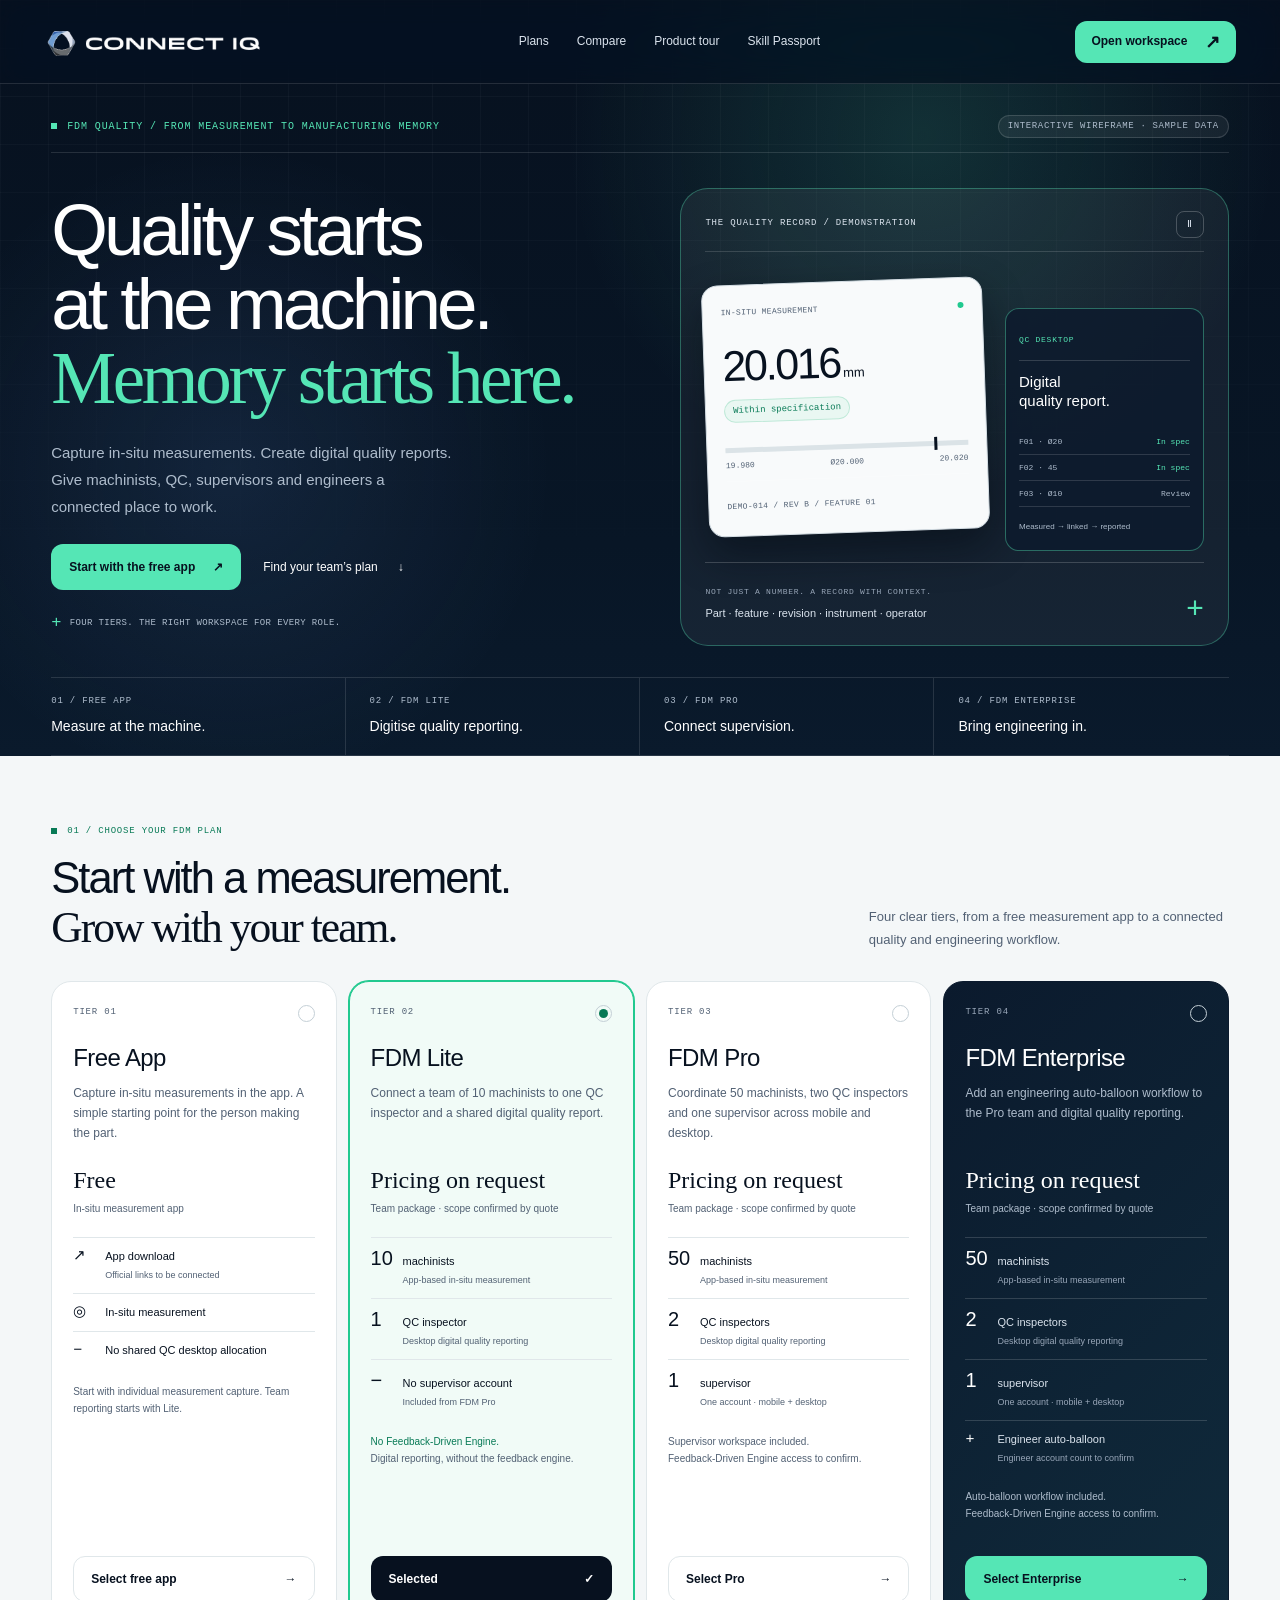
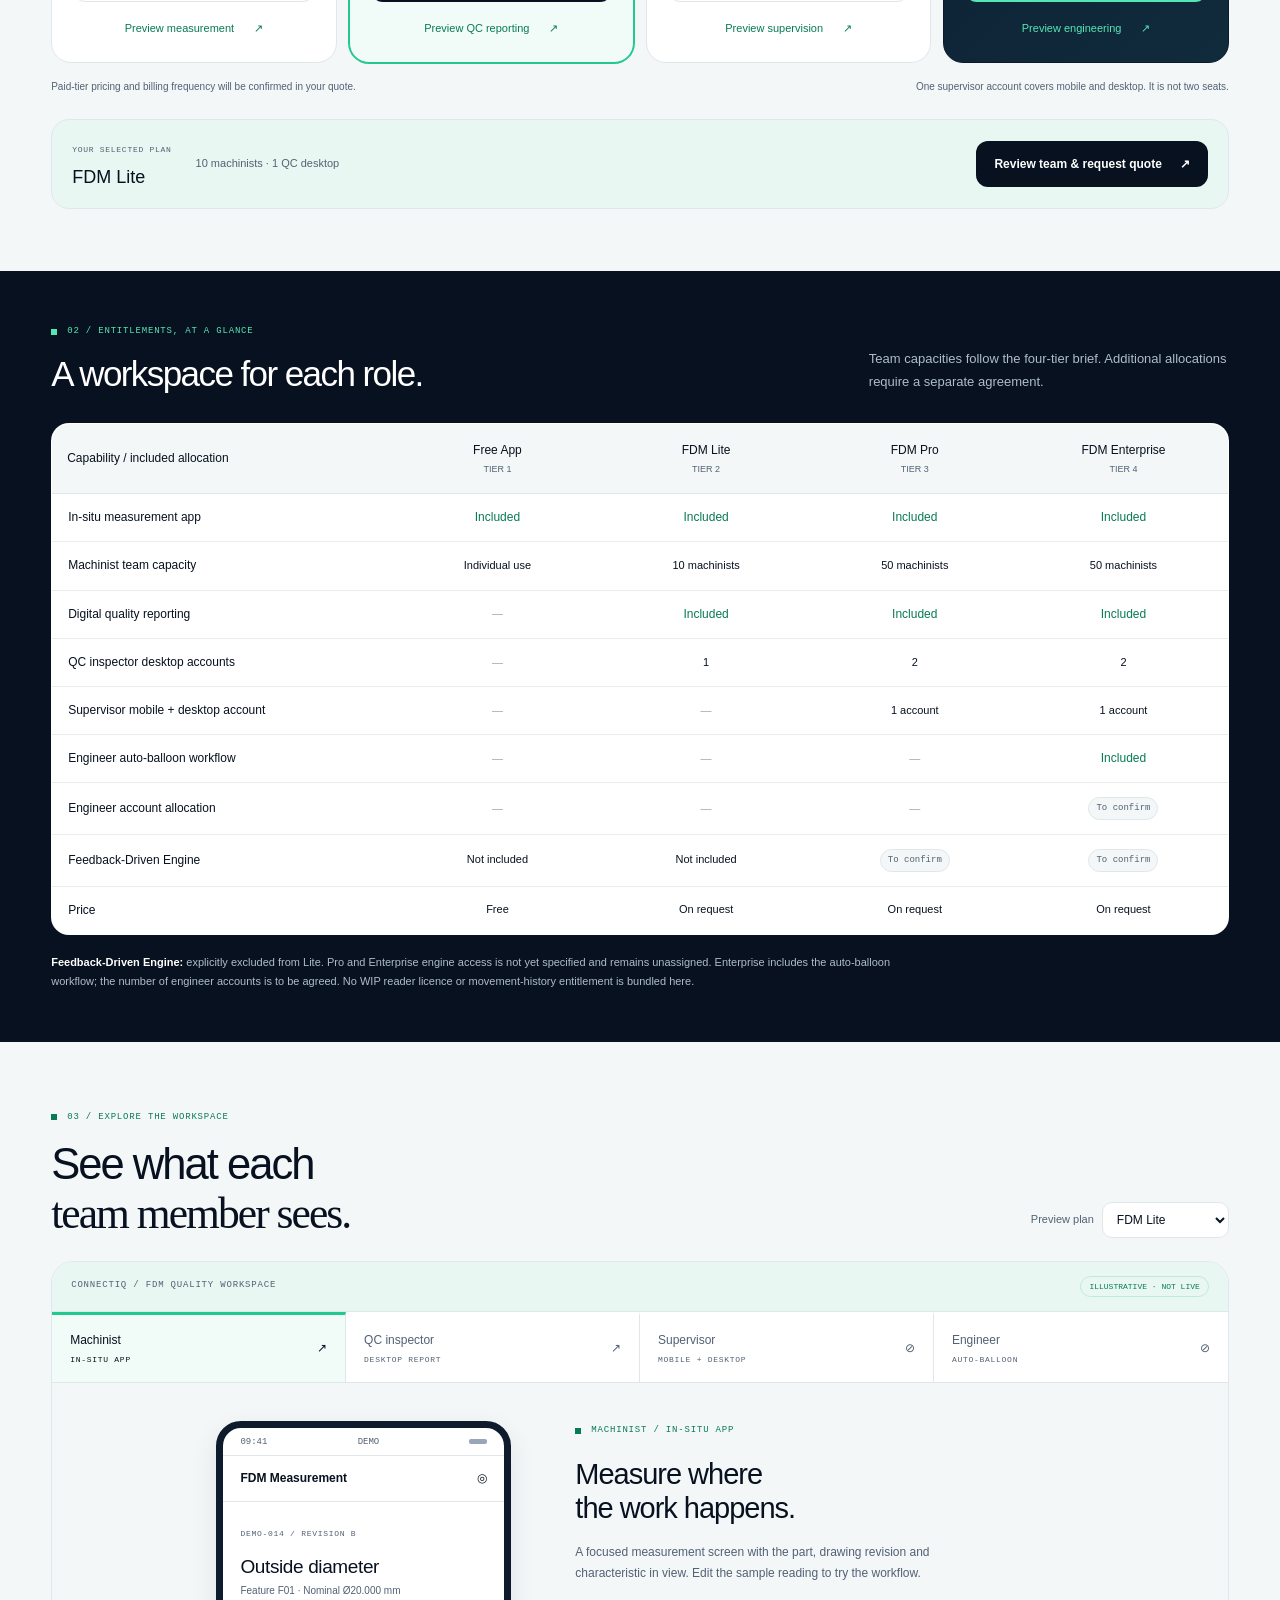
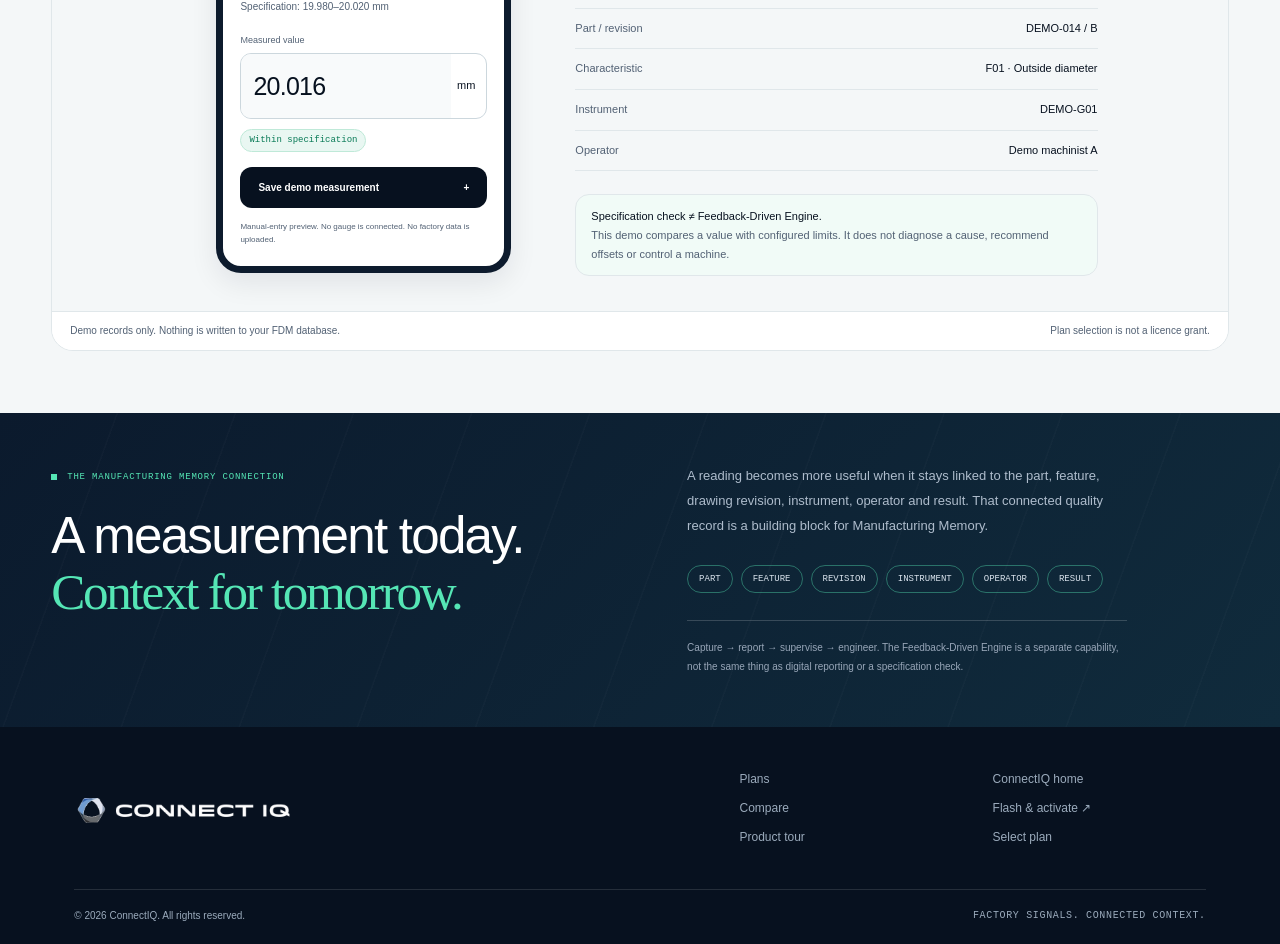
<file: fdm.html>
<!doctype html>
<html lang="en">
  <head>
    <meta charset="utf-8" />
    <meta name="viewport" content="width=device-width, initial-scale=1" />
    <meta name="theme-color" content="#07111f" />
    <link rel="icon" href="assets/logo.png" />
    <meta
      name="description"
      content="ConnectIQ FDM Quality: in-situ measurement, digital quality reporting, supervisor workspaces and engineer auto-balloon. Four tiers for your manufacturing team."
    />
    <title>ConnectIQ — FDM Quality</title>
    <link rel="stylesheet" href="assets/css/global.css?v=4" />
  </head>
  <body>
    <a class="skip-link" href="#main">Skip to content</a>
    <div class="scroll-progress" aria-hidden="true"></div>

    <header class="site-header navy">
      <a href="index.html" class="brand" aria-label="ConnectIQ home"
        ><img src="assets/logo-wordmark-white.png?v=2" alt="ConnectIQ" width="620" height="86"
      /></a>
      <nav class="desktop-nav" aria-label="Primary">
        <a href="#fd-plans">Plans</a><a href="#fd-comparison">Compare</a><a href="#fd-tour">Product tour</a><a href="passport.html">Skill Passport</a>
      </nav>
      <div class="nav-actions">
        <a href="#fd-tour" class="button ink small">Open workspace <span>↗</span></a>
        <button
          class="menu-toggle"
          aria-label="Open navigation"
          aria-expanded="false"
          aria-controls="mobile-nav"
        >
          <span></span><span></span>
        </button>
      </div>
      <nav id="mobile-nav" class="mobile-nav" aria-label="Mobile" hidden>
        <a href="#fd-plans">Plans</a><a href="#fd-comparison">Compare</a><a href="#fd-tour">Product tour</a>
        <a href="index.html">ConnectIQ home</a><a href="passport.html">Skill Passport</a>
      </nav>
    </header>

    <main id="main"><connectiq-fdm-quality></connectiq-fdm-quality></main>

    <footer class="site-footer">
      <div class="footer-top">
        <a href="index.html" class="brand" aria-label="ConnectIQ home"
          ><img src="assets/logo-wordmark-white.png?v=2" alt="ConnectIQ" width="620" height="86"
        /></a>
        <div>
          <a href="#fd-plans">Plans</a><a href="#fd-comparison">Compare</a><a href="#fd-tour">Product tour</a>
        </div>
        <div>
          <a href="index.html">ConnectIQ home</a
          ><a href="https://usal.connectiq.asia/" target="_blank" rel="noopener" data-flash
            >Flash &amp; activate ↗</a
          ><a href="#fd-plans">Select plan</a>
        </div>
      </div>
      <div class="footer-bottom">
        <span>© <span id="year">2026</span> ConnectIQ. All rights reserved.</span
        ><span class="mono">FACTORY SIGNALS. CONNECTED CONTEXT.</span>
      </div>
    </footer>

    <noscript>Enable JavaScript to explore the four FDM Quality plans and workspace wireframe.</noscript>
    <script src="assets/js/fdm.js?v=1"></script>
    <script src="assets/js/global.js?v=3"></script>
  </body>
</html>
</file>
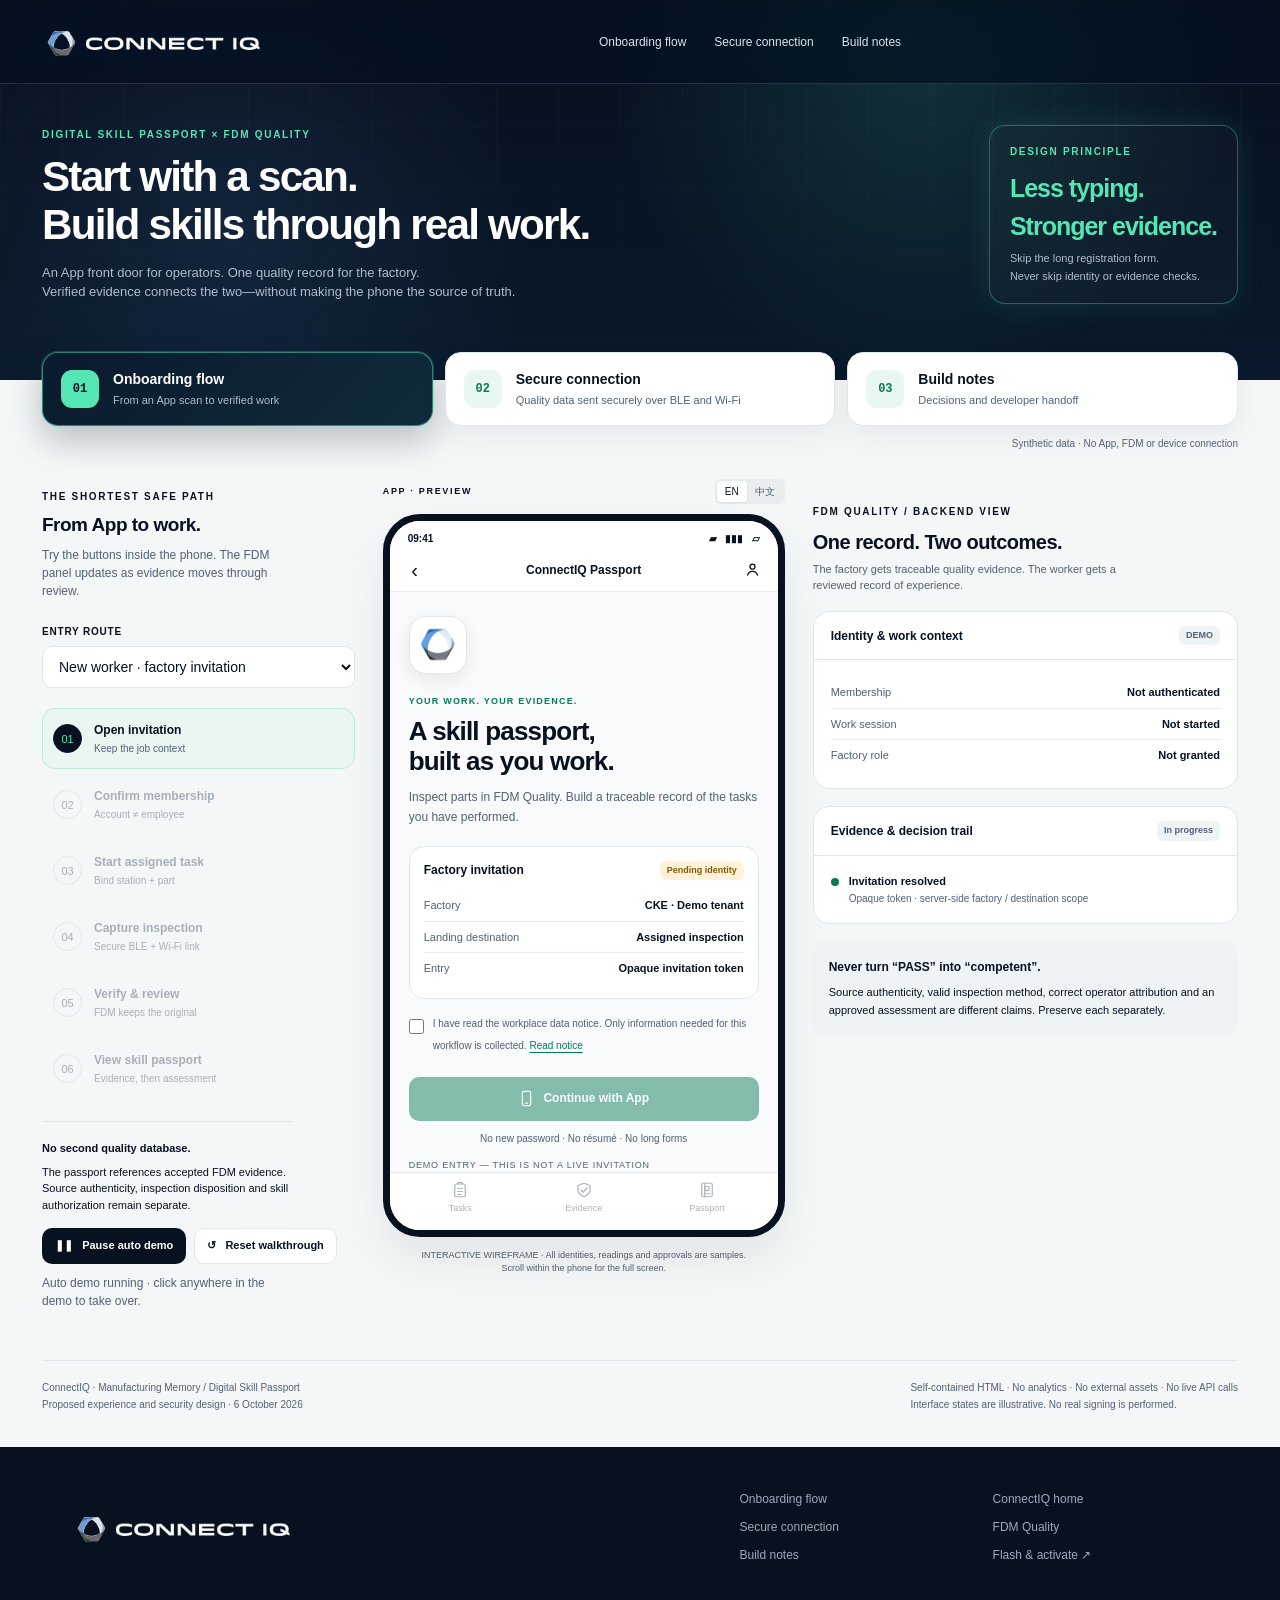
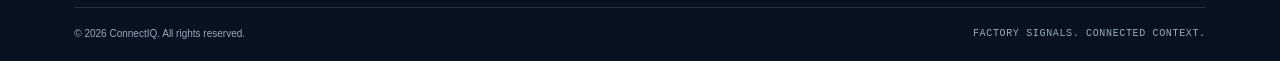
<file: passport.html>
<!doctype html>
<html lang="en">
  <head>
    <meta charset="utf-8" />
    <meta name="viewport" content="width=device-width,initial-scale=1" />
    <meta name="color-scheme" content="light" />
    <meta name="theme-color" content="#07111f" />
    <link rel="icon" href="assets/logo.png" />
    <title>ConnectIQ · Skill Passport + FDM Quality</title>
    <link rel="stylesheet" href="assets/css/global.css?v=4" />
    <link rel="stylesheet" href="assets/css/passport.css?v=8" />
  </head>
  <body>
    <a class="skip-link" href="#main">Skip to content</a>
    <div class="scroll-progress" aria-hidden="true"></div>

    <header class="site-header navy">
      <a href="index.html" class="brand" aria-label="ConnectIQ home"
        ><img src="assets/logo-wordmark-white.png?v=2" alt="ConnectIQ" width="620" height="86"
      /></a>
      <nav class="desktop-nav" aria-label="Primary">
        <a href="#workflow" data-tab="workflow">Onboarding flow</a
        ><a href="#security" data-tab="security">Secure connection</a
        ><a href="#handoff" data-tab="handoff">Build notes</a>
      </nav>
      <div class="nav-actions">
        <button
          class="menu-toggle"
          aria-label="Open navigation"
          aria-expanded="false"
          aria-controls="mobile-nav"
        >
          <span></span><span></span>
        </button>
      </div>
      <nav id="mobile-nav" class="mobile-nav" aria-label="Mobile" hidden>
        <a href="#workflow" data-tab="workflow">Onboarding flow</a
        ><a href="#security" data-tab="security">Secure connection</a
        ><a href="#handoff" data-tab="handoff">Build notes</a> <a href="index.html">ConnectIQ home</a
        ><a href="fdm.html">FDM Quality</a>
      </nav>
    </header>

    <main id="main">
      <section class="hero navy">
        <div>
          <div class="eyebrow">Digital Skill Passport × FDM Quality</div>
          <h1>Start with a scan.<br />Build skills through real work.</h1>
          <p>
            An App front door for operators. One quality record for the factory.<br />Verified evidence
            connects the two—without making the phone the source of truth.
          </p>
        </div>
        <div class="hero-note">
          <div class="eyebrow">Design principle</div>
          <strong>Less typing.<br />Stronger evidence.</strong>
          <p>Skip the long registration form.<br />Never skip identity or evidence checks.</p>
        </div>
      </section>
      <div class="shell" id="ciq-dsp-module">
        <div class="tabsbar">
          <nav class="tabs" aria-label="Prototype sections">
            <button class="tab active" data-view="workflow" aria-selected="true">
              <span class="tab-num">01</span
              ><span class="tab-text"
                ><b>Onboarding flow</b><small>From an App scan to verified work</small></span
              >
            </button>
            <button class="tab" data-view="security" aria-selected="false">
              <span class="tab-num">02</span
              ><span class="tab-text"><b>Secure connection</b><small>Quality data sent securely over BLE and Wi-Fi</small></span>
            </button>
            <button class="tab" data-view="handoff" aria-selected="false">
              <span class="tab-num">03</span
              ><span class="tab-text"><b>Build notes</b><small>Decisions and developer handoff</small></span>
            </button>
          </nav>
          <span class="tiny muted tabs-note">Synthetic data · No App, FDM or device connection</span>
        </div>
        <section id="workflow" class="view active" aria-label="Interactive onboarding workflow">
          <div class="workspace">
            <aside class="rail">
              <div class="eyebrow muted">The shortest safe path</div>
              <h2>From App to work.</h2>
              <p class="muted">
                Try the buttons inside the phone. The FDM panel updates as evidence moves through review.
              </p>
              <div class="route-select">
                <label for="route" class="fieldlabel">Entry route</label
                ><select class="select" id="route">
                  <option value="invite">New worker · factory invitation</option>
                  <option value="returning">Returning · already bound</option>
                  <option value="public">Public QR · sample only</option>
                </select>
              </div>
              <div class="steps" id="steps"></div>
              <div class="railnote">
                <b>No second quality database.</b>The passport references accepted FDM evidence. Source
                authenticity, inspection disposition and skill authorization remain separate.
              </div>
              <div class="gap"></div>
              <div class="auto-controls">
                <button class="btn small" id="autoDemo" aria-pressed="false">▶ &nbsp; Play auto demo</button>
                <button class="btn secondary small" id="resetFlow">↺ &nbsp; Reset walkthrough</button>
              </div>
              <p class="auto-status" id="autoStatus" aria-live="polite"></p>
            </aside>
            <div class="phone-wrap">
              <div class="phone-caption">
                <span class="eyebrow muted" style="font-size: 9px">App · preview</span>
                <div class="lang">
                  <button class="active" id="langEn" aria-label="English interface">EN</button
                  ><button id="langZh" aria-label="Chinese interface">中文</button>
                </div>
              </div>
              <div class="phone">
                <div class="statusbar"><span>09:41</span><span>▰ &nbsp; ▮▮▮ &nbsp; ▱</span></div>
                <div class="appbar">
                  <span class="appbar-btn" aria-hidden="true">‹</span><b>ConnectIQ Passport</b
                  ><span class="appbar-btn" aria-hidden="true"
                    ><svg
                      viewBox="0 0 24 24"
                      width="17"
                      height="17"
                      fill="none"
                      stroke="currentColor"
                      stroke-width="1.8"
                      stroke-linecap="round"
                      aria-hidden="true"
                    >
                      <circle cx="12" cy="8" r="3.5" />
                      <path d="M5 20c1-3.5 3.6-5.5 7-5.5s6 2 7 5.5" /></svg
                  ></span>
                </div>
                <div class="phonebody" id="phonebody"><div class="screen" id="screen"></div></div>
                <nav class="bottomnav" id="bottomnav" aria-label="App navigation"></nav>
              </div>
              <div class="phonefooter">
                INTERACTIVE WIREFRAME · All identities, readings and approvals are samples.<br />Scroll within
                the phone for the full screen.
              </div>
            </div>
            <aside class="backend" id="backend"></aside>
          </div>
        </section>
        <section id="security" class="view" aria-label="Secure wireless quality transmission architecture">
          <div class="sectiontitle">
            <div>
              <div class="eyebrow muted">Secure connection · how a wireless reading earns trust</div>
              <h2>From methodology tools to passport.</h2>
              <p>
                Quality readings travel over encrypted BLE and Wi-Fi links to a controlled backend, never
                through a chat. The App only ever receives the approved result and a reference
                to the evidence.
              </p>
            </div>
            <span class="tag">Tamper-evident, not tamper-proof</span>
          </div>

          <div class="architecture">
            <div class="node">
              <span class="node-icon"
                ><svg
                  viewBox="0 0 24 24"
                  width="18"
                  height="18"
                  fill="none"
                  stroke="currentColor"
                  stroke-width="1.7"
                  stroke-linecap="round"
                  stroke-linejoin="round"
                  aria-hidden="true"
                >
                  <circle cx="12" cy="8" r="4" />
                  <path d="M4 21c1-4 4-6 8-6s7 2 8 6" /></svg
              ></span>
              <div class="n">01 · Context</div>
              <h3>Operator + task</h3>
              <p>Verified employee, a server-issued station session and the exact part and operation.</p>
            </div>
            <div class="node">
              <span class="node-icon"
                ><svg
                  viewBox="0 0 24 24"
                  width="18"
                  height="18"
                  fill="none"
                  stroke="currentColor"
                  stroke-width="1.7"
                  stroke-linecap="round"
                  stroke-linejoin="round"
                  aria-hidden="true"
                >
                  <path d="M7 7l10 10-5 5V2l5 5L7 17" /></svg
              ></span>
              <div class="n">02 · Transmit</div>
              <h3>BLE + Wi-Fi link</h3>
              <p>The gauge sends its signed reading over paired BLE to a gateway, which forwards it on encrypted Wi-Fi.</p>
            </div>
            <div class="node core">
              <span class="node-icon"
                ><svg
                  viewBox="0 0 24 24"
                  width="18"
                  height="18"
                  fill="none"
                  stroke="currentColor"
                  stroke-width="1.7"
                  stroke-linecap="round"
                  stroke-linejoin="round"
                  aria-hidden="true"
                >
                  <path d="M12 3l8 3v6c0 5-8 9-8 9s-8-4-8-9V6l8-3z" />
                  <path d="M8.5 12l2.5 2.5 4.5-5" /></svg
              ></span>
              <div class="n">03 · Verify</div>
              <h3>Evidence gateway</h3>
              <p>Check signer, paired device, session, freshness and duplicates. Failures go to quarantine.</p>
            </div>
            <div class="node">
              <span class="node-icon"
                ><svg
                  viewBox="0 0 24 24"
                  width="18"
                  height="18"
                  fill="none"
                  stroke="currentColor"
                  stroke-width="1.7"
                  stroke-linecap="round"
                  stroke-linejoin="round"
                  aria-hidden="true"
                >
                  <rect x="3" y="4" width="18" height="16" rx="2" />
                  <circle cx="12" cy="12" r="3.5" />
                  <path d="M12 8.5V7M12 17v-1.5M15.5 12H17M7 12h1.5" /></svg
              ></span>
              <div class="n">04 · Preserve</div>
              <h3>Evidence vault</h3>
              <p>Originals locked for the retention period. Events are only ever appended.</p>
            </div>
            <div class="node core">
              <span class="node-icon"
                ><svg
                  viewBox="0 0 24 24"
                  width="18"
                  height="18"
                  fill="none"
                  stroke="currentColor"
                  stroke-width="1.7"
                  stroke-linecap="round"
                  stroke-linejoin="round"
                  aria-hidden="true"
                >
                  <path d="M9 11l3 3 8-8" />
                  <path d="M20 12v6a2 2 0 0 1-2 2H6a2 2 0 0 1-2-2V6a2 2 0 0 1 2-2h9" /></svg
              ></span>
              <div class="n">05 · Decide</div>
              <h3>FDM Quality</h3>
              <p>Inspection, final QC and assessor decisions. Nothing is silently overwritten.</p>
            </div>
            <div class="node">
              <span class="node-icon"
                ><svg
                  viewBox="0 0 24 24"
                  width="18"
                  height="18"
                  fill="none"
                  stroke="currentColor"
                  stroke-width="1.7"
                  stroke-linecap="round"
                  stroke-linejoin="round"
                  aria-hidden="true"
                >
                  <rect x="5" y="3" width="14" height="18" rx="2" />
                  <circle cx="12" cy="10" r="3" />
                  <path d="M8 17h8" /></svg
              ></span>
              <div class="n">06 · Display</div>
              <h3>Skill Passport</h3>
              <p>Shows skill evidence and employer-issued status. Raw data stays controlled.</p>
            </div>
          </div>

          <div class="threecol">
            <div class="module sv-card">
              <span class="journey-icon"
                ><svg
                  viewBox="0 0 24 24"
                  width="18"
                  height="18"
                  fill="none"
                  stroke="currentColor"
                  stroke-width="1.7"
                  stroke-linecap="round"
                  stroke-linejoin="round"
                  aria-hidden="true"
                >
                  <circle cx="8" cy="15" r="4" />
                  <path d="M11 12l9-9M17 6l3 3M15 8l2 2" /></svg
              ></span>
              <div class="eyebrow muted">Transport + identity</div>
              <h3>Two identities. Two doors.</h3>
              <ul class="sv-list">
                <li>BLE instruments pair with LE Secure Connections and bond to one gateway</li>
                <li>Wi-Fi devices use WPA3-Enterprise, certificates and mutual TLS</li>
                <li>App users get short-lived sessions for one factory</li>
                <li>A user session can never submit device evidence</li>
                <li>No secrets or private keys inside the App</li>
              </ul>
            </div>
            <div class="module sv-card">
              <span class="journey-icon"
                ><svg
                  viewBox="0 0 24 24"
                  width="18"
                  height="18"
                  fill="none"
                  stroke="currentColor"
                  stroke-width="1.7"
                  stroke-linecap="round"
                  stroke-linejoin="round"
                  aria-hidden="true"
                >
                  <path d="M2 12s4-7 10-7 10 7 10 7-4 7-10 7S2 12 2 12z" />
                  <circle cx="12" cy="12" r="3" />
                  <path d="M3 3l18 18" /></svg
              ></span>
              <div class="eyebrow muted">Confidentiality</div>
              <h3>Keep the raw data private.</h3>
              <ul class="sv-list">
                <li>Encrypted over the air and at rest</li>
                <li>Every view and file is permission-checked</li>
                <li>Shared passports hide drawings, part IDs and raw scores</li>
                <li>Screenshots can’t be fully prevented on every device</li>
              </ul>
            </div>
            <div class="module sv-card">
              <span class="journey-icon"
                ><svg
                  viewBox="0 0 24 24"
                  width="18"
                  height="18"
                  fill="none"
                  stroke="currentColor"
                  stroke-width="1.7"
                  stroke-linecap="round"
                  stroke-linejoin="round"
                  aria-hidden="true"
                >
                  <path d="M5 21V4M5 4h11l-2 4 2 4H5" /></svg
              ></span>
              <div class="eyebrow muted">Before production</div>
              <h3>Prove the trust boundary.</h3>
              <ul class="sv-list">
                <li>Test BLE pairing, Wi-Fi security, key storage and firmware</li>
                <li>Test identity binding and offline behaviour</li>
                <li>Agree retention, deletion and the China data model</li>
                <li>This prototype is not a security certification</li>
              </ul>
            </div>
          </div>
          <details class="references">
            <summary>Primary technical references and verification limits</summary>
            <p>
              <a
                href="https://docs.cloudbase.net/authentication-v2/auth/introduce"
                target="_blank"
                rel="noopener noreferrer"
                >Tencent CloudBase · Identity and authorization</a
              >
            </p>
            <p>
              <a href="https://www.rfc-editor.org/rfc/rfc7515.html" target="_blank" rel="noopener noreferrer"
                >RFC 7515 · JSON Web Signature</a
              >
              ·
              <a href="https://www.rfc-editor.org/rfc/rfc8785.html" target="_blank" rel="noopener noreferrer"
                >RFC 8785 · JSON Canonicalization</a
              >
              ·
              <a href="https://www.rfc-editor.org/rfc/rfc8446.html" target="_blank" rel="noopener noreferrer"
                >RFC 8446 · TLS 1.3</a
              >
            </p>
            <p>
              <a
                href="https://learn.microsoft.com/en-us/azure/storage/blobs/immutable-storage-overview"
                target="_blank"
                rel="noopener noreferrer"
                >Microsoft · Immutable object storage</a
              >
              ·
              <a
                href="https://learn.microsoft.com/en-us/sql/relational-databases/security/ledger/ledger-overview?view=sql-server-ver17"
                target="_blank"
                rel="noopener noreferrer"
                >Microsoft · SQL Ledger and protected digests</a
              >
              ·
              <a
                href="https://cheatsheetseries.owasp.org/cheatsheets/Authorization_Cheat_Sheet.html"
                target="_blank"
                rel="noopener noreferrer"
                >OWASP · Authorization</a
              >
            </p>
            <p>
              <a
                href="https://csrc.nist.gov/pubs/sp/800/121/r2/upd1/final"
                target="_blank"
                rel="noopener noreferrer"
                >NIST SP 800-121 · Guide to Bluetooth Security</a
              >
              ·
              <a href="https://www.wi-fi.org/discover-wi-fi/security" target="_blank" rel="noopener noreferrer"
                >Wi-Fi Alliance · WPA3 security</a
              >
            </p>
            <p>
              These sources support the control primitives, not a certification of this proposed system.
              Confirm current login, privacy, QR entry, notification and app-store requirements with the
              chosen app platforms before implementation.
            </p>
          </details>
        </section>
        <section id="handoff" class="view" aria-label="Developer handoff and product decisions">
          <div class="sectiontitle">
            <div>
              <div class="eyebrow muted">Build notes · for the development team</div>
              <h2>One backend. Three ways in.</h2>
              <p>
                The App, FDM desktop and factory hardware all share one identity and evidence model.
                This page is a browser prototype, not deployable App code.
              </p>
            </div>
            <span class="tag">No production endpoints included</span>
          </div>

          <div class="journey-grid">
            <article class="journey-card">
              <div class="journey-top">
                <span class="journey-icon"
                  ><svg
                    viewBox="0 0 24 24"
                    width="20"
                    height="20"
                    fill="none"
                    stroke="currentColor"
                    stroke-width="1.7"
                    stroke-linecap="round"
                    stroke-linejoin="round"
                    aria-hidden="true"
                  >
                    <circle cx="12" cy="8" r="4" />
                    <path d="M4 21c1-4 4-6 8-6s7 2 8 6" /></svg></span
                ><span class="eyebrow muted">First-time worker</span>
              </div>
              <div class="journey-trail"><span>Invite</span><span>Bind</span><span>Work</span></div>
              <p>
                An expiring, single-use invitation pre-fills the factory and role. The employer confirms who
                the worker is, separately from their App account.
              </p>
              <span class="journey-chip">No email · password · résumé · phone number</span>
            </article>
            <article class="journey-card">
              <div class="journey-top">
                <span class="journey-icon"
                  ><svg
                    viewBox="0 0 24 24"
                    width="20"
                    height="20"
                    fill="none"
                    stroke="currentColor"
                    stroke-width="1.7"
                    stroke-linecap="round"
                    stroke-linejoin="round"
                    aria-hidden="true"
                  >
                    <path d="M3 12a9 9 0 1 0 3-6.7" />
                    <path d="M3 4v5h5" /></svg></span
                ><span class="eyebrow muted">Returning worker</span>
              </div>
              <div class="journey-trail"><span>Scan</span><span>Confirm</span><span>Work</span></div>
              <p>
                Reuse the existing binding after checking the job and role are still valid, then jump straight
                back to the task.
              </p>
              <span class="journey-chip">Fresh session at every handover</span>
            </article>
            <article class="journey-card">
              <div class="journey-top">
                <span class="journey-icon"
                  ><svg
                    viewBox="0 0 24 24"
                    width="20"
                    height="20"
                    fill="none"
                    stroke="currentColor"
                    stroke-width="1.7"
                    stroke-linecap="round"
                    stroke-linejoin="round"
                    aria-hidden="true"
                  >
                    <rect x="3" y="3" width="7" height="7" rx="1" />
                    <rect x="14" y="3" width="7" height="7" rx="1" />
                    <rect x="3" y="14" width="7" height="7" rx="1" />
                    <path d="M14 14h3v3h-3zM20 14v.01M14 20h.01M17 20h4" /></svg></span
                ><span class="eyebrow muted">Public QR visitor</span>
              </div>
              <div class="journey-trail"><span>Try</span><span>Request</span><span>Wait</span></div>
              <p>
                Explore a sample passport with no access to real factory data. A shared QR code opens the
                door, it doesn’t unlock it.
              </p>
              <span class="journey-chip">Sample data only</span>
            </article>
          </div>

          <div class="twocol handoff-two">
            <div class="module envelope">
              <div class="envelope-seal">
                <svg
                  viewBox="0 0 24 24"
                  width="20"
                  height="20"
                  fill="none"
                  stroke="currentColor"
                  stroke-width="1.7"
                  stroke-linecap="round"
                  stroke-linejoin="round"
                  aria-hidden="true"
                >
                  <path d="M12 3l8 3v6c0 5-8 9-8 9s-8-4-8-9V6l8-3z" />
                  <path d="M8.5 12l2.5 2.5 4.5-5" /></svg
                ><span>Signed</span>
              </div>
              <div class="eyebrow muted">What the factory device signs</div>
              <h3>Never sign just “PASS”.</h3>
              <p>Every inspection is sealed with its full context, so nobody can quietly change it later:</p>
              <div class="field-chips">
                <span>schema version</span><span>tenant / site</span><span>device ID</span
                ><span>boot epoch</span><span>sequence</span><span>event + capture IDs</span
                ><span>capture time</span><span>work session</span><span>part instance</span
                ><span>work order</span><span>revision</span><span>operation</span
                ><span>participant roles</span><span>feature ID</span><span>values · units · limits</span
                ><span>instrument result</span><span>transport + pairing ID</span><span>calibration ref</span
                ><span>hashes of originals</span>
              </div>
              <p class="envelope-note">
                The server adds its own signed receipt. It never rewrites the signed bytes.
              </p>
              <div class="notice">
                <b>Tip:</b> the FDM feature ID is a permanent identifier, not a balloon number, so renumbering
                a drawing never breaks the evidence chain.
              </div>
            </div>
          </div>

          <div class="callout">
            <span class="callout-icon"
              ><svg
                viewBox="0 0 24 24"
                width="20"
                height="20"
                fill="none"
                stroke="currentColor"
                stroke-width="1.7"
                stroke-linecap="round"
                stroke-linejoin="round"
                aria-hidden="true"
              >
                <path d="M12 3l10 18H2z" />
                <path d="M12 10v5M12 18h.01" /></svg
            ></span>
            <div>
              <b>A pass rate is not a skill score.</b>
              <p>
                Part outcomes also depend on the machine, material, tooling, gauge and task difficulty. Start
                with traceable task experience and assessor-reviewed observations; formal qualification needs
                an approved assessment process.
              </p>
            </div>
          </div>
          <p class="source-note">
            Implementation fit: reuse ConnectIQ’s shared REST / .NET services and SQL data model where it
            fits. Check SQL Server / Azure SQL Ledger support for your actual deployment before relying on it.
            One logical product does not require copying every customer’s raw data across borders.
          </p>
        </section>
        <div class="foot page-note">
          <span
            >ConnectIQ · Manufacturing Memory / Digital Skill Passport<br />Proposed experience and security
            design · 6 October 2026</span
          ><span
            >Self-contained HTML · No analytics · No external assets · No live API calls<br />Interface states
            are illustrative. No real signing is performed.</span
          >
        </div>
      </div>
    </main>

    <footer class="site-footer">
      <div class="footer-top">
        <a href="index.html" class="brand" aria-label="ConnectIQ home"
          ><img src="assets/logo-wordmark-white.png?v=2" alt="ConnectIQ" width="620" height="86"
        /></a>
        <div>
          <a href="#workflow" data-tab="workflow">Onboarding flow</a
          ><a href="#security" data-tab="security">Secure connection</a
          ><a href="#handoff" data-tab="handoff">Build notes</a>
        </div>
        <div>
          <a href="index.html">ConnectIQ home</a><a href="fdm.html">FDM Quality</a
          ><a href="https://usal.connectiq.asia/" target="_blank" rel="noopener" data-flash
            >Flash &amp; activate ↗</a
          >
        </div>
      </div>
      <div class="footer-bottom">
        <span>© <span id="year">2026</span> ConnectIQ. All rights reserved.</span
        ><span class="mono">FACTORY SIGNALS. CONNECTED CONTEXT.</span>
      </div>
    </footer>
    <div id="modalRoot"></div>
    <div id="toast" class="toast hidden" role="status" aria-live="polite"></div>
    <script src="assets/js/passport.js?v=6"></script>
    <script src="assets/js/global.js?v=3"></script>
  </body>
</html>
</file>
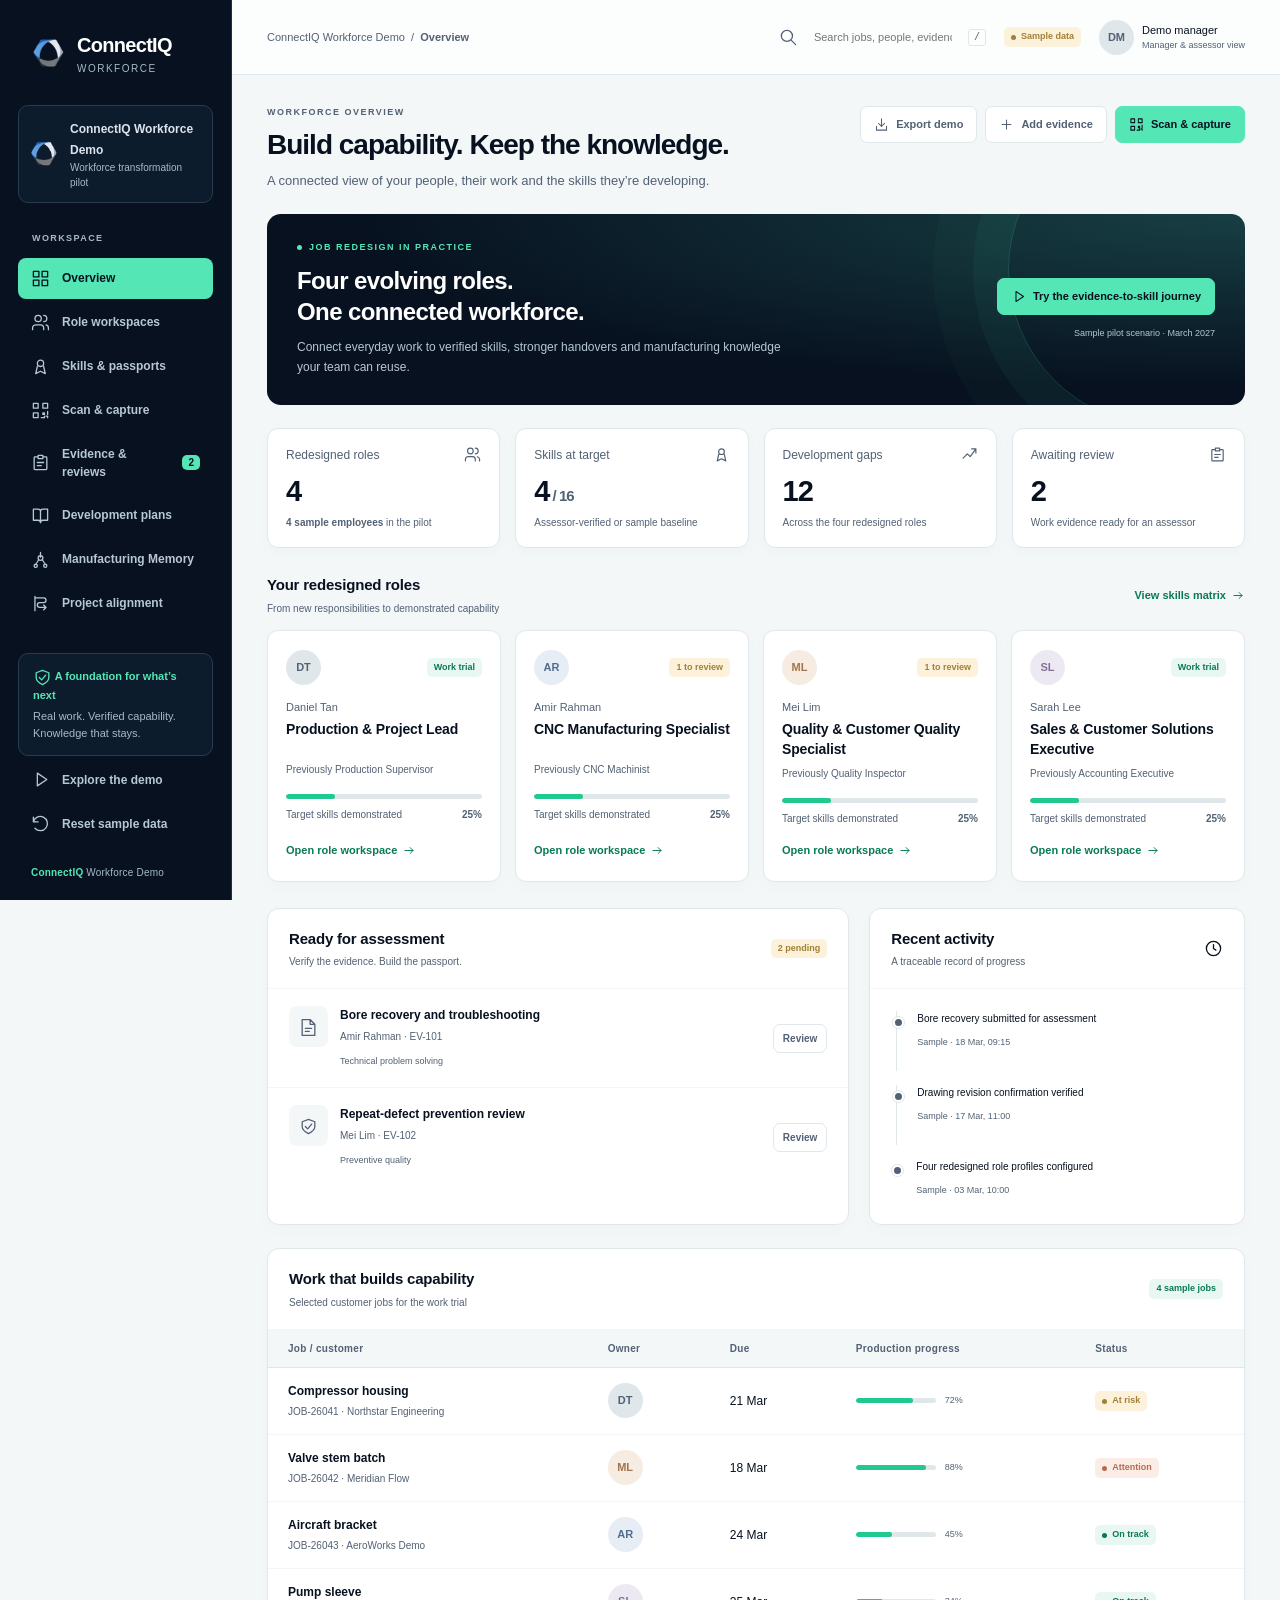
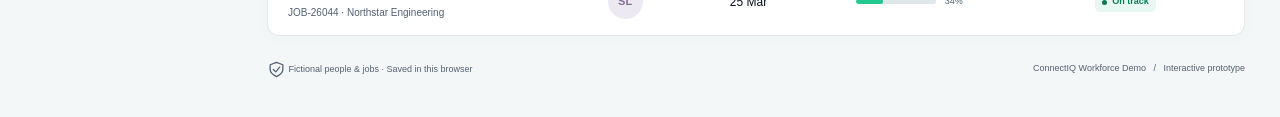
<file: workforce.html>
<!DOCTYPE html>
<html lang="en"><head><meta http-equiv="Content-Type" content="text/html; charset=UTF-8">
  <meta name="viewport" content="width=device-width,initial-scale=1">
  <meta name="theme-color" content="#07111f">
  <meta name="description" content="Explore four redesigned roles, evidence-based skills development and Manufacturing Memory in an interactive demo.">
  <title>ConnectIQ Workforce Demo</title>
  <link rel="icon" href="assets/logo.png">
  <link rel="stylesheet" href="./workforce_files/styles.css?v=2">
</head>
<body>
 <a class="skip" href="#main">Skip to content</a>
 <div id="app"><div class="layout"><div class="mobile-scrim " data-action="toggle-menu"></div><aside class="sidebar " aria-label="Main navigation"><div class="brand"><img class="brand-logo" src="assets/logo.png" alt="" width="35" height="35"><div>ConnectIQ<small>Workforce</small></div></div><div class="workspace-label"><img class="company-logo" src="assets/logo.png" alt="" width="30" height="30"><div><strong>ConnectIQ Workforce Demo</strong><small>Workforce transformation pilot</small></div></div><div class="nav-label">Workspace</div><nav><button class="nav-btn active" data-action="nav" data-id="overview" aria-current="page"><svg class="icon" viewBox="0 0 24 24" aria-hidden="true"><path d="M3 3h7v7H3z M14 3h7v7h-7z M3 14h7v7H3z M14 14h7v7h-7z"></path></svg>Overview</button><button class="nav-btn " data-action="nav" data-id="roles"><svg class="icon" viewBox="0 0 24 24" aria-hidden="true"><path d="M16 21v-2a4 4 0 0 0-4-4H6a4 4 0 0 0-4 4v2 M16 3a4 4 0 0 1 0 8 M22 21v-2a4 4 0 0 0-3-3.87 M13 7a4 4 0 1 1-8 0 4 4 0 0 1 8 0"></path></svg>Role workspaces</button><button class="nav-btn " data-action="nav" data-id="skills"><svg class="icon" viewBox="0 0 24 24" aria-hidden="true"><path d="M16 8a4 4 0 1 1-8 0 4 4 0 0 1 8 0 M8 12l-2 9 6-3 6 3-2-9"></path></svg>Skills &amp; passports</button><button class="nav-btn " data-action="nav" data-id="capture"><svg class="icon" viewBox="0 0 24 24" aria-hidden="true"><path d="M3 3h6v6H3z M15 3h6v6h-6z M3 15h6v6H3z M15 15h2v2h-2z M21 13v4 M13 21h4v-2 M19 19h2v2"></path></svg>Scan &amp; capture</button><button class="nav-btn " data-action="nav" data-id="evidence"><svg class="icon" viewBox="0 0 24 24" aria-hidden="true"><path d="M9 3h6v4H9z M9 5H5a1 1 0 0 0-1 1v14a1 1 0 0 0 1 1h14a1 1 0 0 0 1-1V6a1 1 0 0 0-1-1h-4 M8 12h8 M8 16h5"></path></svg>Evidence &amp; reviews<span class="nav-count">2</span></button><button class="nav-btn " data-action="nav" data-id="learning"><svg class="icon" viewBox="0 0 24 24" aria-hidden="true"><path d="M3 4h6a3 3 0 0 1 3 3v14a3 3 0 0 0-3-3H3z M21 4h-6a3 3 0 0 0-3 3v14a3 3 0 0 1 3-3h6z"></path></svg>Development plans</button><button class="nav-btn " data-action="nav" data-id="memory"><svg class="icon" viewBox="0 0 24 24" aria-hidden="true"><path d="M12 3v6 M6 18l4-6 M18 18l-4-6 M15 10a3 3 0 1 1-6 0 3 3 0 0 1 6 0 M8 20a2 2 0 1 1-4 0 2 2 0 0 1 4 0 M20 20a2 2 0 1 1-4 0 2 2 0 0 1 4 0"></path></svg>Manufacturing Memory</button><button class="nav-btn " data-action="nav" data-id="alignment"><svg class="icon" viewBox="0 0 24 24" aria-hidden="true"><path d="M5 3v18 M5 5h11a3 3 0 0 1 0 6h-5a3 3 0 0 0 0 6h8 M16 14l3 3-3 3"></path></svg>Project alignment</button></nav><div class="sidebar-bottom"><div class="sidebar-note"><strong><svg class="icon" viewBox="0 0 24 24" aria-hidden="true"><path d="M12 3l8 3v6c0 5-8 9-8 9s-8-4-8-9V6z M8 12l3 3 5-6"></path></svg> A foundation for what’s next</strong>Real work. Verified capability.<br>Knowledge that stays.</div><button class="nav-btn" data-action="tour"><svg class="icon" viewBox="0 0 24 24" aria-hidden="true"><path d="M8 4l12 8-12 8z"></path></svg>Explore the demo</button><button class="nav-btn" data-action="reset"><svg class="icon" viewBox="0 0 24 24" aria-hidden="true"><path d="M3 10a9 9 0 1 1 2 8 M3 4v6h6"></path></svg>Reset sample data</button><div class="powered"><b>ConnectIQ</b> Workforce Demo</div></div></aside><div class="shell"><header class="topbar"><button class="mobile-toggle" aria-label="Open navigation" data-action="toggle-menu"><svg class="icon" viewBox="0 0 24 24" aria-hidden="true"><path d="M4 6h16 M4 12h16 M4 18h16"></path></svg></button><div class="breadcrumbs"><span>ConnectIQ Workforce Demo&nbsp; / &nbsp;</span><b>Overview</b></div><div class="top-actions"><form class="searchbox" id="global-search"><svg class="icon" viewBox="0 0 24 24" aria-hidden="true"><path d="M17 10a7 7 0 1 1-14 0 7 7 0 0 1 14 0 M15 15l6 6"></path></svg><input id="global-search-input" name="query" aria-label="Search demo records" placeholder="Search jobs, people, evidence"><kbd>/</kbd></form><span class="badge amber"><span class="dot"></span>Sample data</span><div class="user-chip"><span class="avatar">DM</span><div>Demo manager<small>Manager &amp; assessor view</small></div></div></div></header><main id="main"><div class="page-heading"><div><div class="eyebrow">Workforce overview</div><h1>Build capability. Keep the knowledge.</h1><p class="subtitle">A connected view of your people, their work and the skills they’re developing.</p></div><div class="heading-actions"><button type="button" class="button " data-action="export" data-id=""><svg class="icon" viewBox="0 0 24 24" aria-hidden="true"><path d="M12 3v12 M7 10l5 5 5-5 M4 15v6h16v-6"></path></svg>Export demo</button><button type="button" class="button " data-action="add-evidence" data-id=""><svg class="icon" viewBox="0 0 24 24" aria-hidden="true"><path d="M12 5v14 M5 12h14"></path></svg>Add evidence</button><button type="button" class="button primary" data-action="nav" data-id="capture"><svg class="icon" viewBox="0 0 24 24" aria-hidden="true"><path d="M3 3h6v6H3z M15 3h6v6h-6z M3 15h6v6H3z M15 15h2v2h-2z M21 13v4 M13 21h4v-2 M19 19h2v2"></path></svg>Scan &amp; capture</button></div></div><section class="hero"><div class="hero-text"><div class="eyebrow"><span class="dot"></span> Job redesign in practice</div><h2>Four evolving roles.<br>One connected workforce.</h2><p>Connect everyday work to verified skills, stronger handovers and manufacturing knowledge your team can reuse.</p></div><div class="hero-action"><button type="button" class="button light" data-action="tour" data-id=""><svg class="icon" viewBox="0 0 24 24" aria-hidden="true"><path d="M8 4l12 8-12 8z"></path></svg>Try the evidence-to-skill journey</button><small>Sample pilot scenario · March 2027</small></div></section><div class="stats"><div class="stat"><div class="stat-top"><span>Redesigned roles</span><svg class="icon" viewBox="0 0 24 24" aria-hidden="true"><path d="M16 21v-2a4 4 0 0 0-4-4H6a4 4 0 0 0-4 4v2 M16 3a4 4 0 0 1 0 8 M22 21v-2a4 4 0 0 0-3-3.87 M13 7a4 4 0 1 1-8 0 4 4 0 0 1 8 0"></path></svg></div><div class="stat-value">4</div><div class="stat-bottom"><b>4 sample employees</b> in the pilot</div></div><div class="stat"><div class="stat-top"><span>Skills at target</span><svg class="icon" viewBox="0 0 24 24" aria-hidden="true"><path d="M16 8a4 4 0 1 1-8 0 4 4 0 0 1 8 0 M8 12l-2 9 6-3 6 3-2-9"></path></svg></div><div class="stat-value">4<span style="font-size:15px;color:#526174"> / 16</span></div><div class="stat-bottom">Assessor-verified or sample baseline</div></div><div class="stat"><div class="stat-top"><span>Development gaps</span><svg class="icon" viewBox="0 0 24 24" aria-hidden="true"><path d="M3 17l6-6 4 4 8-11 M15 4h6v6"></path></svg></div><div class="stat-value">12</div><div class="stat-bottom">Across the four redesigned roles</div></div><div class="stat"><div class="stat-top"><span>Awaiting review</span><svg class="icon" viewBox="0 0 24 24" aria-hidden="true"><path d="M9 3h6v4H9z M9 5H5a1 1 0 0 0-1 1v14a1 1 0 0 0 1 1h14a1 1 0 0 0 1-1V6a1 1 0 0 0-1-1h-4 M8 12h8 M8 16h5"></path></svg></div><div class="stat-value">2</div><div class="stat-bottom">Work evidence ready for an assessor</div></div></div><div class="section-heading"><div><h2>Your redesigned roles</h2><p>From new responsibilities to demonstrated capability</p></div><button type="button" class="link-button" data-action="nav" data-id="skills">View skills matrix<svg class="icon" viewBox="0 0 24 24" aria-hidden="true"><path d="M5 12h14 M14 7l5 5-5 5"></path></svg></button></div><div class="role-grid"><article class="role-card"><div class="role-card-top"><span class="avatar sage " aria-hidden="true">DT</span><span class="badge green">Work trial</span></div><div class="person-name">Daniel Tan</div><h3>Production &amp; Project Lead</h3><div class="role-shift">Previously Production Supervisor</div><div class="progress" role="progressbar" aria-valuenow="25" aria-valuemin="0" aria-valuemax="100" aria-label="Target skills demonstrated"><span style="width:25%"></span></div><div class="progress-caption"><span>Target skills demonstrated</span><b>25%</b></div><button type="button" class="link-button" data-action="role" data-id="p1">Open role workspace<svg class="icon" viewBox="0 0 24 24" aria-hidden="true"><path d="M5 12h14 M14 7l5 5-5 5"></path></svg></button></article><article class="role-card"><div class="role-card-top"><span class="avatar blue " aria-hidden="true">AR</span><span class="badge amber">1 to review</span></div><div class="person-name">Amir Rahman</div><h3>CNC Manufacturing Specialist</h3><div class="role-shift">Previously CNC Machinist</div><div class="progress" role="progressbar" aria-valuenow="25" aria-valuemin="0" aria-valuemax="100" aria-label="Target skills demonstrated"><span style="width:25%"></span></div><div class="progress-caption"><span>Target skills demonstrated</span><b>25%</b></div><button type="button" class="link-button" data-action="role" data-id="p2">Open role workspace<svg class="icon" viewBox="0 0 24 24" aria-hidden="true"><path d="M5 12h14 M14 7l5 5-5 5"></path></svg></button></article><article class="role-card"><div class="role-card-top"><span class="avatar peach " aria-hidden="true">ML</span><span class="badge amber">1 to review</span></div><div class="person-name">Mei Lim</div><h3>Quality &amp; Customer Quality Specialist</h3><div class="role-shift">Previously Quality Inspector</div><div class="progress" role="progressbar" aria-valuenow="25" aria-valuemin="0" aria-valuemax="100" aria-label="Target skills demonstrated"><span style="width:25%"></span></div><div class="progress-caption"><span>Target skills demonstrated</span><b>25%</b></div><button type="button" class="link-button" data-action="role" data-id="p3">Open role workspace<svg class="icon" viewBox="0 0 24 24" aria-hidden="true"><path d="M5 12h14 M14 7l5 5-5 5"></path></svg></button></article><article class="role-card"><div class="role-card-top"><span class="avatar lilac " aria-hidden="true">SL</span><span class="badge green">Work trial</span></div><div class="person-name">Sarah Lee</div><h3>Sales &amp; Customer Solutions Executive</h3><div class="role-shift">Previously Accounting Executive</div><div class="progress" role="progressbar" aria-valuenow="25" aria-valuemin="0" aria-valuemax="100" aria-label="Target skills demonstrated"><span style="width:25%"></span></div><div class="progress-caption"><span>Target skills demonstrated</span><b>25%</b></div><button type="button" class="link-button" data-action="role" data-id="p4">Open role workspace<svg class="icon" viewBox="0 0 24 24" aria-hidden="true"><path d="M5 12h14 M14 7l5 5-5 5"></path></svg></button></article></div><div class="two-col"><section class="panel"><div class="panel-head"><div><h2>Ready for assessment</h2><p>Verify the evidence. Build the passport.</p></div><span class="badge amber">2 pending</span></div><div class="review-item"><div class="review-icon"><svg class="icon" viewBox="0 0 24 24" aria-hidden="true"><path d="M14 2H4v20h16V8z M14 2v6h6 M8 13h8 M8 17h5"></path></svg></div><div><h3>Bore recovery and troubleshooting</h3><p>Amir Rahman · EV-101</p><span class="mini-label">Technical problem solving</span></div><button type="button" class="button small" data-action="review" data-id="EV-101">Review</button></div><div class="review-item"><div class="review-icon"><svg class="icon" viewBox="0 0 24 24" aria-hidden="true"><path d="M12 3l8 3v6c0 5-8 9-8 9s-8-4-8-9V6z M8 12l3 3 5-6"></path></svg></div><div><h3>Repeat-defect prevention review</h3><p>Mei Lim · EV-102</p><span class="mini-label">Preventive quality</span></div><button type="button" class="button small" data-action="review" data-id="EV-102">Review</button></div></section><section class="panel"><div class="panel-head"><div><h2>Recent activity</h2><p>A traceable record of progress</p></div><svg class="icon" viewBox="0 0 24 24" aria-hidden="true"><path d="M21 12a9 9 0 1 1-18 0 9 9 0 0 1 18 0 M12 7v5l3 2"></path></svg></div><div class="timeline"><div class="timeline-item"><p>Bore recovery submitted for assessment</p><time>Sample · 18 Mar, 09:15</time></div><div class="timeline-item"><p>Drawing revision confirmation verified</p><time>Sample · 17 Mar, 11:00</time></div><div class="timeline-item"><p>Four redesigned role profiles configured</p><time>Sample · 03 Mar, 10:00</time></div></div></section></div><section class="panel"><div class="panel-head"><div><h2>Work that builds capability</h2><p>Selected customer jobs for the work trial</p></div><span class="badge green">4 sample jobs</span></div><div class="table-wrap"><table><thead><tr><th>Job / customer</th><th>Owner</th><th>Due</th><th>Production progress</th><th>Status</th></tr></thead><tbody><tr><td><button class="job-link" data-action="job" data-id="JOB-26041"><div class="job-title">Compressor housing</div><div class="job-sub">JOB-26041 · Northstar Engineering</div></button></td><td><span class="avatar sage " aria-hidden="true">DT</span></td><td class="nowrap">21 Mar</td><td><div class="mini-progress"><div class="progress" role="progressbar" aria-valuenow="72" aria-valuemin="0" aria-valuemax="100" aria-label="Target skills demonstrated"><span style="width:72%"></span></div><span class="value">72%</span></div></td><td><span class="badge amber"><span class="dot"></span>At risk</span></td></tr><tr><td><button class="job-link" data-action="job" data-id="JOB-26042"><div class="job-title">Valve stem batch</div><div class="job-sub">JOB-26042 · Meridian Flow</div></button></td><td><span class="avatar peach " aria-hidden="true">ML</span></td><td class="nowrap">18 Mar</td><td><div class="mini-progress"><div class="progress" role="progressbar" aria-valuenow="88" aria-valuemin="0" aria-valuemax="100" aria-label="Target skills demonstrated"><span style="width:88%"></span></div><span class="value">88%</span></div></td><td><span class="badge red"><span class="dot"></span>Attention</span></td></tr><tr><td><button class="job-link" data-action="job" data-id="JOB-26043"><div class="job-title">Aircraft bracket</div><div class="job-sub">JOB-26043 · AeroWorks Demo</div></button></td><td><span class="avatar blue " aria-hidden="true">AR</span></td><td class="nowrap">24 Mar</td><td><div class="mini-progress"><div class="progress" role="progressbar" aria-valuenow="45" aria-valuemin="0" aria-valuemax="100" aria-label="Target skills demonstrated"><span style="width:45%"></span></div><span class="value">45%</span></div></td><td><span class="badge green"><span class="dot"></span>On track</span></td></tr><tr><td><button class="job-link" data-action="job" data-id="JOB-26044"><div class="job-title">Pump sleeve</div><div class="job-sub">JOB-26044 · Northstar Engineering</div></button></td><td><span class="avatar lilac " aria-hidden="true">SL</span></td><td class="nowrap">25 Mar</td><td><div class="mini-progress"><div class="progress" role="progressbar" aria-valuenow="34" aria-valuemin="0" aria-valuemax="100" aria-label="Target skills demonstrated"><span style="width:34%"></span></div><span class="value">34%</span></div></td><td><span class="badge green"><span class="dot"></span>On track</span></td></tr></tbody></table></div></section><footer class="page-footer"><span><svg class="icon" viewBox="0 0 24 24" aria-hidden="true"><path d="M12 3l8 3v6c0 5-8 9-8 9s-8-4-8-9V6z M8 12l3 3 5-6"></path></svg> Fictional people &amp; jobs · Saved in this browser</span><span>ConnectIQ Workforce Demo &nbsp; / &nbsp; Interactive prototype</span></footer></main></div></div></div>
 <div id="overlay"></div>
 <div id="toast" class="toast" role="status" aria-live="polite"></div>
 <script src="./workforce_files/model.js"></script><script src="./workforce_files/capture-model.js?v=3"></script><script src="./workforce_files/app.js?v=2"></script><script src="./workforce_files/capture.js"></script>


</body></html>
</file>
<file: assets/css/global.css>
/*
 * ConnectIQ global styles — shared by index.html and fdm.html.
 *
 * Contains: colour + font tokens, base element styles, text helpers (.eyebrow, .mono, .serif),
 * buttons, the scroll-progress bar, the site header / nav, section + navy-section helpers and the footer.
 * Page-specific styles stay inside each page's own <style> block.
 *
 * After editing this file, bump the ?v= number where it is linked in both pages
 * (e.g. global.css?v=2) so visitors' browsers fetch the new version.
 *
 * Palette: #07111F navy ink, #F4F7F8 paper, #55E6B5 / #21C98F mint.
 * --green-text (#087A56) is the readable mint for small text on light backgrounds.
 */

:root {
  --paper: #f4f7f8;
  --white: #fff;
  --ink: #07111f;
  --text: #07111f;
  --muted: #526174;
  --navy: #07111f;
  --green: #21c98f;
  --mint: #55e6b5;
  --green-dark: #17a374;
  --green-text: #087a56;
  --green-light: #e9f7f2;
  --green-pale: #f1fbf7;
  --line: #e0e7ea;
  --warn: #7a5a14;
  --warn-bg: #fbf3df;
  --mono: "SFMono-Regular", Consolas, "Liberation Mono", monospace;
  --sans: Arial, Helvetica, sans-serif;
  --serif: Georgia, "Times New Roman", serif;
}
* {
  box-sizing: border-box;
}
html {
  scroll-behavior: smooth;
  scroll-padding-top: 100px;
}
body {
  margin: 0;
  background: var(--paper);
  color: var(--text);
  font-family: var(--sans);
  line-height: 1.55;
  -webkit-font-smoothing: antialiased;
}
a {
  color: inherit;
  text-decoration: none;
}
button,
input,
select,
textarea {
  font: inherit;
  color: inherit;
}
button {
  cursor: pointer;
}
h1,
h2,
h3,
p {
  margin: 0;
}
h1,
h2,
h3 {
  font-weight: 500;
  color: var(--ink);
}
img {
  max-width: 100%;
  height: auto;
}
[hidden] {
  display: none !important;
}
a:focus-visible,
button:focus-visible,
summary:focus-visible,
input:focus-visible {
  outline: 3px solid #21c98f;
  outline-offset: 4px;
}
.serif {
  font-family: var(--serif);
  font-weight: 400;
  font-style: normal;
  letter-spacing: -0.05em;
}
.mono {
  font: 10px/1.5 var(--mono);
  letter-spacing: 0.065em;
}
.eyebrow {
  font: 11px/1.5 var(--mono);
  letter-spacing: 0.1em;
  display: inline-flex;
  align-items: center;
  gap: 10px;
  text-transform: uppercase;
  color: var(--green);
}
.square {
  width: 7px;
  height: 7px;
  background: var(--green);
  display: inline-block;
}
.skip-link {
  position: fixed;
  top: -100px;
  left: 20px;
  z-index: 200;
  background: var(--ink);
  color: #fff;
  padding: 12px 18px;
}
.skip-link:focus {
  top: 12px;
}
.button {
  display: inline-flex;
  align-items: center;
  justify-content: space-between;
  gap: 30px;
  padding: 15px 21px;
  min-height: 52px;
  border: 1px solid transparent;
  border-radius: 12px;
  font-size: 13px;
  font-weight: 700;
  line-height: 1.4;
  transition:
    background 0.2s,
    transform 0.2s;
}
.button span {
  font-size: 18px;
  line-height: 1;
}
.button:hover {
  transform: translateY(-2px);
}
.button.ink {
  background: var(--ink);
  color: #fff;
}
.button.ink:hover {
  background: #13263d;
}
.button.leaf {
  background: var(--mint);
  color: var(--ink);
}
.button.leaf:hover {
  background: var(--green);
}
.button.paper {
  background: var(--paper);
  color: var(--ink);
}
.button.outline {
  background: transparent;
  border-color: var(--line);
  color: var(--ink);
}
.button.outline:hover {
  background: var(--green-light);
}
.button.small {
  padding: 11px 15px;
  min-height: 42px;
  font-size: 12px;
  gap: 18px;
}
.text-link {
  border: 0;
  background: none;
  padding: 0;
  display: inline-flex;
  align-items: center;
  gap: 22px;
  font-size: 13px;
  font-weight: 500;
  color: var(--ink);
}
.text-link span {
  transition: transform 0.2s;
}
.text-link:hover span {
  transform: translate(3px, -2px);
}
.scroll-progress {
  height: 2px;
  background: var(--green);
  position: fixed;
  inset: 0 auto auto 0;
  z-index: 99;
  width: 0;
  pointer-events: none;
}
.site-header {
  position: sticky;
  top: 0;
  z-index: 40;
  background: rgba(7, 17, 31, 0.7);
  -webkit-backdrop-filter: blur(16px) saturate(160%);
  backdrop-filter: blur(16px) saturate(160%);
  height: 84px;
  margin-bottom: -84px;
  border-bottom: 1px solid var(--line);
  padding: 0 3.4%;
  display: flex;
  justify-content: space-between;
  align-items: center;
  gap: 28px;
}
.brand {
  display: flex;
  align-items: center;
  width: 220px;
  flex-shrink: 0;
}
.brand img {
  display: block;
  width: 100%;
  height: auto;
}
.desktop-nav {
  display: flex;
  gap: 28px;
  font-size: 12px;
}
.desktop-nav a {
  padding: 10px 0;
  position: relative;
}
.desktop-nav a:after {
  content: "";
  position: absolute;
  bottom: 1px;
  left: 0;
  right: 0;
  height: 1px;
  background: var(--green);
  transform: scaleX(0);
  transform-origin: left;
  transition: transform 0.2s;
}
.desktop-nav a:hover:after {
  transform: scaleX(1);
}
.nav-actions {
  display: flex;
  align-items: center;
  gap: 20px;
}
.menu-toggle {
  display: none;
  background: none;
  border: 0;
  width: 36px;
  height: 42px;
  padding: 7px;
}
.menu-toggle span {
  display: block;
  height: 1px;
  background: var(--ink);
  margin: 7px 0;
}
.mobile-nav {
  position: absolute;
  top: 100%;
  left: 0;
  right: 0;
  background: rgba(7, 17, 31, 0.96);
  border-bottom: 1px solid var(--line);
  padding: 15px 6% 25px;
}
.mobile-nav a {
  display: block;
  padding: 15px 0;
  border-bottom: 1px solid var(--line);
}
.section {
  padding: 83px 5.8%;
}
.navy {
  background: var(--navy);
  --ink: #fff;
  --text: #dbe4ee;
  --muted: #aebccc;
  --line: rgba(255, 255, 255, 0.12);
  --green: #55e6b5;
  --green-text: #55e6b5;
  color: var(--text);
}
.navy .button.ink {
  background: var(--green);
  color: #07111f;
}
.navy .button.ink:hover {
  background: var(--mint);
}
.site-header.navy {
  background: rgba(7, 17, 31, 0.7);
}
.section-top {
  display: flex;
  justify-content: space-between;
  gap: 20px;
  align-items: center;
  border-top: 1px solid var(--line);
  padding-top: 17px;
  margin-bottom: 42px;
  color: var(--ink);
}
.section-top > .mono {
  font-size: 9px;
  color: var(--muted);
}
.button.forest {
  background: #0f7a5a;
  color: #fff;
}
.button.forest:hover {
  background: #0b6248;
}
.site-footer {
  background: var(--navy);
  color: #9babbc;
  padding: 43px 5.8% 20px;
}
.footer-top {
  display: grid;
  grid-template-columns: 2.2fr 0.75fr 0.75fr;
  gap: 40px;
  margin-bottom: 43px;
}
.footer-top p {
  font: 20px/1.35 var(--serif);
  color: #fff;
}
.footer-top > div {
  display: flex;
  flex-direction: column;
  gap: 10px;
  font-size: 12px;
  align-items: flex-start;
}
.footer-top button {
  background: none;
  border: 0;
  padding: 0;
  font-size: 12px;
}
.footer-bottom {
  border-top: 1px solid rgba(255, 255, 255, 0.12);
  padding-top: 18px;
  display: flex;
  justify-content: space-between;
  gap: 20px;
  font-size: 10px;
  color: #9babbc;
}
@media (max-width: 1180px) {
  .desktop-nav {
    gap: 16px;
  }
}
@media (max-width: 980px) {
  .desktop-nav {
    display: none;
  }
  .menu-toggle {
    display: block;
  }
  .section {
    padding: 60px 5%;
  }
  .footer-top {
    grid-template-columns: 1fr 1fr 1fr;
  }
  .footer-top p {
    display: none;
  }
}
@media (max-width: 760px) {
  .site-header {
    height: 70px;
    margin-bottom: -70px;
    padding: 0 18px;
    gap: 12px;
  }
  .site-header .brand {
    width: 180px;
  }
  .nav-actions > .button {
    display: none;
  }
  .section {
    padding: 49px 20px;
  }
  .section-top > .mono {
    display: none;
  }
  .footer-top {
    grid-template-columns: 1fr 1fr;
  }
  .footer-bottom {
    flex-direction: column;
    gap: 8px;
  }
}
@media (prefers-reduced-motion: reduce) {
  html {
    scroll-behavior: auto;
  }
  * {
    animation: none !important;
    transition: none !important;
  }
}

/* Message shown when JavaScript is off (FDM page) */
noscript {
  display: block;
  padding: 30px;
  font: 16px Arial;
}

/* Pop-up dialogs (contact form on the homepage, Flash & activate region chooser on both pages) */
dialog {
  padding: 0;
  border: 1px solid var(--line);
  border-radius: 18px;
  max-width: 560px;
  width: calc(100% - 32px);
  box-shadow: 0 30px 100px rgba(7, 17, 31, 0.25);
}
dialog::backdrop {
  background: rgba(7, 17, 31, 0.55);
  backdrop-filter: blur(3px);
}
.dialog-head {
  display: flex;
  justify-content: space-between;
  align-items: center;
  padding: 22px 26px;
  border-bottom: 1px solid var(--line);
}
.dialog-head h2 {
  font-size: 21px;
}
.dialog-close {
  border: 0;
  background: none;
  font-size: 24px;
  color: var(--muted);
}
.dialog-body {
  padding: 24px 26px;
}
.dialog-body > p {
  font-size: 13px;
  color: var(--muted);
  line-height: 1.8;
  margin-bottom: 18px;
}

/* Flash & activate: choose International or China */
.region-dialog {
  border-color: rgba(255, 255, 255, 0.12);
}
.region-dialog h2 {
  color: var(--mint);
}
.region-dialog .region-option:hover {
  background: rgba(85, 230, 181, 0.08);
}
.region-options {
  display: grid;
  grid-template-columns: 1fr 1fr;
  gap: 12px;
}
.region-option {
  display: flex;
  flex-direction: column;
  gap: 6px;
  padding: 18px;
  border: 1px solid var(--line);
  border-radius: 14px;
  color: var(--ink);
  transition:
    border-color 0.2s,
    background 0.2s,
    transform 0.2s;
}
.region-option:hover {
  border-color: var(--green);
  background: var(--green-pale);
  transform: translateY(-2px);
}
.region-option strong {
  font-size: 16px;
  font-weight: 600;
  display: flex;
  justify-content: space-between;
}
.region-option small {
  font: 10px/1.5 var(--mono);
  color: var(--muted);
  letter-spacing: 0.04em;
}
@media (max-width: 760px) {
  .region-options {
    grid-template-columns: 1fr;
  }
}
</file>
<file: assets/css/index.css>
/* Homepage (index.html) styles. Shared styles live in global.css. */

/* Header */
/* Hero */
.hero {
  padding: 115px 3.4% 40px;
}
.hero-overline {
  display: flex;
  justify-content: space-between;
  gap: 20px;
  margin-bottom: 30px;
  align-items: center;
  color: var(--ink);
}
.hero-edition {
  color: var(--muted);
}
.hero-layout {
  display: grid;
  grid-template-columns: 1.08fr 1fr;
  gap: 32px;
  min-height: 640px;
}
.hero-copy {
  padding: 15px 0 30px;
}
.hero h1 {
  font-size: clamp(64px, 7.6vw, 126px);
  line-height: 0.94;
  letter-spacing: -0.065em;
}
.hero h1 .serif {
  display: block;
  margin-top: 3px;
  color: var(--green);
}
.hero-copy > p {
  font-size: 17px;
  max-width: 385px;
  margin: 29px 0 25px;
  color: #c6d1de;
}
.hero-buttons {
  display: flex;
  align-items: center;
  gap: 27px;
  flex-wrap: wrap;
}
.hero-footnote {
  color: var(--muted);
  display: flex;
  align-items: center;
  gap: 11px;
  margin-top: 33px;
}
.tiny-cross {
  font: 20px/1 var(--mono);
  color: var(--green-text);
}
/* Hero dashboard card (from the wireframe), on its own dark panel */
.hero-card {
  background: rgba(255, 255, 255, 0.055);
  padding: 18px;
  color: #fff;
  align-self: center;
  border-radius: 28px;
  border: 1px solid rgba(85, 230, 181, 0.35);
  backdrop-filter: blur(15px);
  box-shadow:
    0 0 0 1px rgba(85, 230, 181, 0.1),
    0 0 28px rgba(85, 230, 181, 0.18),
    0 34px 90px rgba(0, 0, 0, 0.38);
  animation: card-glow 4s ease-in-out infinite;
}
@keyframes card-glow {
  50% {
    border-color: rgba(85, 230, 181, 0.65);
    box-shadow:
      0 0 0 1px rgba(85, 230, 181, 0.2),
      0 0 44px rgba(85, 230, 181, 0.32),
      0 34px 90px rgba(0, 0, 0, 0.38);
  }
}
.window-bar {
  height: 44px;
  display: flex;
  align-items: center;
  justify-content: space-between;
  padding: 0 7px 0 3px;
  color: #bdc9d6;
  font-size: 12px;
}
.dots {
  display: flex;
  gap: 7px;
}
.dot {
  width: 8px;
  height: 8px;
  border-radius: 50%;
  background: rgba(255, 255, 255, 0.26);
}
.memory-panel {
  background: #0a1728;
  border: 1px solid rgba(255, 255, 255, 0.07);
  border-radius: 20px;
  overflow: hidden;
}
.memory-toolbar {
  padding: 16px 18px;
  border-bottom: 1px solid rgba(255, 255, 255, 0.08);
  display: flex;
  justify-content: space-between;
  align-items: center;
  gap: 12px;
}
.memory-toolbar strong {
  font-size: 14px;
  font-weight: 600;
}
.live {
  color: var(--mint);
  font-size: 11px;
  font-weight: 700;
  text-transform: uppercase;
  letter-spacing: 0.12em;
  white-space: nowrap;
}
.live:before {
  content: "";
  display: inline-block;
  width: 7px;
  height: 7px;
  border-radius: 50%;
  background: var(--mint);
  margin-right: 7px;
  box-shadow: 0 0 0 5px #55e6b51a;
  animation: live 2.4s ease-in-out infinite;
}
@keyframes live {
  50% {
    box-shadow: 0 0 0 8px #55e6b500;
  }
}
.factory-map {
  padding: 22px;
  display: grid;
  grid-template-columns: 1fr 0.8fr;
  gap: 14px;
}
.map-canvas {
  min-height: 328px;
  border: 1px solid rgba(255, 255, 255, 0.08);
  border-radius: 15px;
  background:
    linear-gradient(rgba(255, 255, 255, 0.025) 1px, transparent 1px),
    linear-gradient(90deg, rgba(255, 255, 255, 0.025) 1px, transparent 1px), #0d1b2d;
  background-size: 32px 32px;
  position: relative;
  overflow: hidden;
}
.node {
  position: absolute;
  border: 1px solid rgba(255, 255, 255, 0.15);
  background: #12243a;
  border-radius: 10px;
  padding: 10px;
  color: #d4deea;
  font-size: 10px;
  box-shadow: 0 8px 20px rgba(0, 0, 0, 0.25);
}
.node strong {
  display: block;
  font-size: 11px;
  color: #fff;
  margin-bottom: 4px;
}
.signal {
  width: 6px;
  height: 6px;
  border-radius: 50%;
  background: var(--mint);
  display: inline-block;
  margin-right: 5px;
}
.n1 {
  left: 8%;
  top: 12%;
  width: 37%;
}
.n2 {
  right: 8%;
  top: 18%;
  width: 33%;
}
.n3 {
  left: 16%;
  bottom: 13%;
  width: 36%;
}
.n4 {
  right: 7%;
  bottom: 9%;
  width: 32%;
}
.route {
  position: absolute;
  height: 2px;
  transform-origin: left center;
  background: linear-gradient(90deg, #55e6b52e, #55e6b5e6);
  box-shadow: 0 0 12px #55e6b566;
}
.r1 {
  width: 38%;
  left: 39%;
  top: 29%;
  transform: rotate(8deg);
}
.r2 {
  width: 35%;
  left: 34%;
  top: 49%;
  transform: rotate(56deg);
}
.r3 {
  width: 34%;
  left: 50%;
  bottom: 28%;
  transform: rotate(-8deg);
}
.side-stream {
  display: flex;
  flex-direction: column;
  gap: 10px;
  min-width: 0;
}
.stream-item {
  padding: 12px;
  background: rgba(255, 255, 255, 0.04);
  border: 1px solid rgba(255, 255, 255, 0.07);
  border-radius: 12px;
}
.stream-top {
  display: flex;
  align-items: center;
  justify-content: space-between;
  gap: 10px;
  margin-bottom: 6px;
}
.stream-top strong {
  font-size: 11px;
  color: #fff;
}
.time {
  font-size: 9px;
  color: #7e8fa3;
}
.stream-item p {
  margin: 0;
  color: #a8b7c7;
  font-size: 10px;
  line-height: 1.4;
}
.tag {
  display: inline-block;
  margin-top: 8px;
  font-size: 9px;
  padding: 4px 7px;
  border-radius: 99px;
  color: var(--mint);
  background: rgba(85, 230, 181, 0.09);
}
.memory-footer {
  display: grid;
  grid-template-columns: repeat(3, 1fr);
  border-top: 1px solid rgba(255, 255, 255, 0.08);
}
.metric {
  padding: 15px 17px;
  border-right: 1px solid rgba(255, 255, 255, 0.08);
}
.metric:last-child {
  border-right: 0;
}
.metric span {
  display: block;
  color: #7e8fa3;
  font-size: 9px;
  text-transform: uppercase;
  letter-spacing: 0.12em;
}
.metric strong {
  display: block;
  font-size: 17px;
  margin-top: 4px;
  color: #fff;
  font-variant-numeric: tabular-nums;
}
.signal-ticker {
  border-top: 1px solid var(--line);
  border-bottom: 1px solid var(--line);
  overflow: hidden;
  padding: 15px 0;
  background: #fff;
}
.ticker-track {
  display: flex;
  width: max-content;
  animation: ticker 55s linear infinite;
}
.ticker-track > span {
  font: 11px/1.5 var(--mono);
  letter-spacing: 0.12em;
  color: #526174;
  white-space: nowrap;
  padding-right: 30px;
}
.ticker-track i {
  font-style: normal;
  color: var(--green);
  margin: 0 35px;
}
@keyframes ticker {
  to {
    transform: translateX(-50%);
  }
}
/* Sections */
/* Navy sections: re-point the colour tokens so text, borders and accents read on #07111f */
.faq.section {
  padding-top: 83px;
}
.hero.navy {
  background:
    radial-gradient(circle at 72% 18%, rgba(85, 230, 181, 0.14), transparent 32%),
    radial-gradient(circle at 18% 62%, rgba(117, 169, 255, 0.1), transparent 28%),
    linear-gradient(180deg, #07111f, #081626 72%, #0a1a2c);
  position: relative;
  overflow: hidden;
}
.hero:after {
  content: "";
  position: absolute;
  inset: 0;
  pointer-events: none;
  background-image:
    linear-gradient(rgba(255, 255, 255, 0.025) 1px, transparent 1px),
    linear-gradient(90deg, rgba(255, 255, 255, 0.025) 1px, transparent 1px);
  background-size: 62px 62px;
  mask-image: linear-gradient(to bottom, black 20%, transparent 90%);
}
.hero > * {
  position: relative;
  z-index: 1;
}
.intro {
  display: grid;
  grid-template-columns: 1.15fr 1fr;
  align-items: start;
  gap: 10%;
  margin-bottom: 55px;
}
.intro h2 {
  font-size: clamp(40px, 4vw, 62px);
  line-height: 1.06;
  letter-spacing: -0.04em;
  text-wrap: balance;
}
.intro h2 .serif {
  color: var(--green);
}
.intro > p {
  padding-top: 9px;
  font-size: 15px;
  color: var(--muted);
  line-height: 1.8;
  max-width: 440px;
}
.ciqm {
  --ciqm-border: #e4eaed;
  --ciqm-link: #087a56;
  --ciqm-mint-light: #47e5b7;
  --ciqm-panel: linear-gradient(120deg, #0b1b2e 0%, #102a3b 100%);
}
.ciqm-stack {
  display: grid;
  grid-template-columns: 42.5% 57.5%;
  border: 1px solid var(--ciqm-border);
  border-radius: 22px;
  overflow: hidden;
  background: #fff;
}
.ciqm-story {
  background: var(--ciqm-panel);
  color: #fff;
  padding: 37px 34px 42px;
  min-height: 356px;
}
.ciqm-eyebrow {
  display: block;
  font: 600 9px/1.6 var(--mono);
  letter-spacing: 0.065em;
  color: var(--ciqm-mint-light);
}
.ciqm-story-title {
  font: 400 clamp(25px, 2.1vw, 34px)/1.15 var(--sans);
  letter-spacing: -0.047em;
  margin-top: 34px;
  color: #fff;
}
.ciqm-story-title em {
  display: block;
  font-family: var(--serif);
  font-style: normal;
  color: var(--ciqm-mint-light);
}
.ciqm-story-copy {
  font-size: 13px;
  line-height: 1.85;
  color: #bbc7d3;
  max-width: 570px;
  margin-top: 24px;
}
.ciqm-accordion {
  padding: 11px 28px 12px;
  min-width: 0;
}
.ciqm-row {
  border-bottom: 1px solid var(--ciqm-border);
}
.ciqm-row:last-child {
  border-bottom: 0;
}
.ciqm-summary {
  list-style: none;
  display: grid;
  grid-template-columns: 30px 1.15fr 1.25fr 17px;
  gap: 16px;
  align-items: center;
  padding: 20px 0;
  min-height: 64px;
  cursor: pointer;
  color: var(--ink);
  font-size: 15px;
}
.ciqm-summary::-webkit-details-marker {
  display: none;
}
.ciqm-summary::marker {
  content: "";
}
.ciqm-number {
  font: 9px/1.5 var(--mono);
  letter-spacing: 0.05em;
  color: #63768b;
}
.ciqm-layer {
  font-size: 10px;
  color: var(--muted);
}
.ciqm-toggle {
  width: 17px;
  height: 17px;
  display: grid;
  place-items: center;
  position: relative;
}
.ciqm-toggle:before,
.ciqm-toggle:after {
  content: "";
  width: 8px;
  height: 1px;
  background: currentColor;
  position: absolute;
}
.ciqm-toggle:after {
  transform: rotate(90deg);
  transition: transform 0.15s ease;
}
.ciqm-row[open] .ciqm-toggle:after {
  transform: rotate(0deg);
}
.ciqm-row[open] .ciqm-name,
.ciqm-row[open] .ciqm-toggle,
.ciqm-summary:hover .ciqm-name {
  color: var(--ciqm-link);
}
.ciqm-description {
  padding: 0 22px 23px 46px;
  color: var(--muted);
  font-size: 12px;
  line-height: 1.8;
}
.ciqm-inline-actions {
  margin-top: 12px;
  display: flex;
  gap: 20px;
  flex-wrap: wrap;
}
.ciqm-inline-actions a {
  color: var(--ciqm-link);
  text-decoration: underline;
  text-underline-offset: 4px;
  font-size: 12px;
}
.ciqm-bridge {
  margin-top: 32px;
}
.ciqm-bridge-label {
  display: flex;
  align-items: center;
  justify-content: center;
  gap: 20px;
  font: 500 9px/1.6 var(--mono);
  letter-spacing: 0.13em;
  color: var(--muted);
  text-align: center;
  margin-bottom: 22px;
}
.ciqm-bridge-label:before,
.ciqm-bridge-label:after {
  content: "";
  flex: 1;
  height: 1px;
  background: var(--ciqm-border);
}
.ciqm-choices {
  display: grid;
  grid-template-columns: 1fr 1fr;
  gap: 24px;
}
.ciqm-choice {
  display: grid;
  grid-template-columns: 64px minmax(0, 1fr) 25px;
  gap: 22px;
  align-items: start;
  color: var(--ink);
  background: #fff;
  border: 1px solid var(--ciqm-border);
  border-radius: 14px;
  padding: 23px 25px;
  min-width: 0;
  transition:
    border-color 0.18s,
    box-shadow 0.18s,
    transform 0.18s;
}
.ciqm-choice:hover {
  border-color: #a8cabc;
  transform: translateY(-3px);
  box-shadow: 0 9px 28px rgba(16, 42, 59, 0.06);
}
.ciqm-choice-title {
  display: block;
  font-size: 19px;
  line-height: 1.25;
  font-weight: 500;
  letter-spacing: -0.025em;
  margin-top: 3px;
}
.ciqm-choice-copy {
  display: block;
  font-size: 13px;
  color: var(--muted);
  line-height: 1.7;
  margin-top: 8px;
  max-width: 445px;
}
.ciqm-choice-path {
  display: block;
  font: 9px/1.8 var(--mono);
  color: var(--ciqm-link);
  margin-top: 13px;
}
.ciqm-icon {
  width: 64px;
  height: 64px;
  display: grid;
  place-items: center;
  background: var(--ciqm-panel);
  color: var(--ciqm-mint-light);
  border-radius: 50%;
}
.ciqm-icon svg {
  display: block;
  width: 34px;
  height: 34px;
}
.ciqm-arrow {
  width: 23px;
  height: 23px;
  margin-top: 5px;
  transition: transform 0.18s;
}
.ciqm-choice:hover .ciqm-arrow {
  transform: translateX(4px);
}
/* Platform tabs + workflow view */
.app-tabs {
  display: flex;
  justify-content: space-between;
  align-items: center;
  gap: 20px;
  border-top: 1px solid var(--line);
  border-bottom: 1px solid var(--line);
  margin: -10px 0 44px;
}
.app-tabs [role="tablist"] {
  display: flex;
  gap: 6px;
}
.app-tab {
  border: 0;
  background: none;
  padding: 16px 10px 14px;
  font-size: 14px;
  color: var(--ink);
  border-bottom: 2px solid transparent;
  margin-bottom: -1px;
}
.app-tab:hover {
  color: var(--green-text);
}
.app-tab[aria-selected="true"] {
  color: var(--green-text);
  border-bottom-color: var(--green);
}
.app-tabs > .mono {
  font-size: 10px;
  color: var(--green-text);
  letter-spacing: 0.12em;
}
.workflow-head {
  text-align: center;
  margin-bottom: 30px;
}
.workflow-head h3 {
  font: 400 clamp(34px, 3.4vw, 48px)/1.1 var(--serif);
  letter-spacing: -0.03em;
}
.workflow-head h3 span {
  color: var(--green);
}
.workflow-head p {
  margin-top: 12px;
  color: var(--muted);
  font-size: 15px;
}
.workflow-grid {
  display: grid;
  grid-template-columns: 1fr 210px 1fr;
  gap: 14px;
  align-items: stretch;
}
.wf-card {
  border-radius: 22px;
  padding: 28px 18px 22px;
  display: flex;
  flex-direction: column;
  transition:
    box-shadow 0.25s,
    border-color 0.25s;
}
.wf-card.tracking {
  background: #f3f8fd;
  border: 1px solid #d8e5f2;
}
.wf-card.quality {
  background: #f1fbf7;
  border: 1px solid #cdeedf;
}
.wf-card.focus.tracking {
  border-color: #2f6fcf;
  box-shadow:
    0 0 0 1px #2f6fcf,
    0 18px 45px rgba(47, 111, 207, 0.12);
}
.wf-card.focus.quality {
  border-color: var(--green);
  box-shadow:
    0 0 0 1px var(--green),
    0 18px 45px rgba(33, 201, 143, 0.14);
}
.wf-top {
  display: flex;
  justify-content: space-between;
  gap: 16px;
  padding: 0 18px;
}
.wf-label {
  font: 600 12px/1.4 var(--mono);
  letter-spacing: 0.12em;
}
.tracking .wf-label {
  color: #2f6fcf;
}
.quality .wf-label {
  color: var(--green-text);
}
.wf-top h3 {
  font: 400 clamp(24px, 2.3vw, 33px)/1.15 var(--serif);
  letter-spacing: -0.02em;
  margin: 8px 0 10px;
}
.wf-top p {
  font: 16px/1.5 var(--serif);
  color: var(--muted);
}
.wf-icon {
  width: 64px;
  height: 64px;
  flex: none;
  border-radius: 14px;
  display: grid;
  place-items: center;
}
.tracking .wf-icon {
  background: #dce9f8;
}
.quality .wf-icon {
  background: #d5f3e7;
}
.wf-body {
  background: #fff;
  border-radius: 16px;
  padding: 18px 16px 14px;
  margin: 22px 0 20px;
  box-shadow: 0 2px 10px rgba(7, 17, 31, 0.04);
}
.wf-body > .mono {
  font-size: 10px;
  color: var(--muted);
  letter-spacing: 0.12em;
  padding-left: 6px;
}
.wf-steps {
  display: grid;
  grid-template-columns: repeat(4, 1fr);
  gap: 10px;
  margin-top: 12px;
}
.wf-step {
  position: relative;
  padding: 12px 10px 14px;
  border-radius: 12px;
  font-size: 12px;
  color: var(--muted);
  line-height: 1.45;
}
.tracking .wf-step {
  background: #f6f9fd;
}
.quality .wf-step {
  background: #f3fbf7;
}
.wf-step strong {
  display: block;
  color: var(--ink);
  font-size: 13px;
  margin: 6px 0 10px;
  line-height: 1.3;
}
.wf-step:not(:last-child):after {
  content: "→";
  position: absolute;
  right: -11px;
  top: 24px;
  font-size: 16px;
  z-index: 1;
}
.tracking .wf-step:not(:last-child):after {
  color: #2f6fcf;
}
.quality .wf-step:not(:last-child):after {
  color: var(--green-text);
}
.wf-num {
  display: inline-grid;
  place-items: center;
  width: 20px;
  height: 20px;
  border-radius: 50%;
  background: #2f6fcf;
  color: #fff;
  font-size: 10px;
  font-weight: 700;
}
.wf-tier {
  font-size: 12px;
  color: var(--green-text);
}
.wf-note {
  display: flex;
  align-items: center;
  gap: 12px;
  margin-top: 12px;
  padding: 12px 14px;
  border-radius: 12px;
  font-size: 12px;
  line-height: 1.55;
  color: var(--ink);
}
.tracking .wf-note {
  background: #f3f7fc;
}
.quality .wf-note {
  background: #eaf8f1;
}
.wf-note svg {
  flex: none;
}
.wf-actions {
  display: flex;
  align-items: center;
  gap: 30px;
  margin-top: auto;
}
.wf-actions a:not(.button) {
  font-size: 14px;
  text-decoration: underline;
  text-underline-offset: 4px;
  font-weight: 500;
}
.tracking .wf-actions a:not(.button) {
  color: #2f6fcf;
}
.quality .wf-actions a:not(.button) {
  color: var(--green-text);
}
.wf-center {
  display: flex;
  flex-direction: column;
}
.wf-flow {
  position: relative;
  height: 150px;
  margin-top: 40px;
}
.wf-flow svg {
  position: absolute;
  inset: 0;
  width: 100%;
  height: 100%;
  overflow: visible;
}
.wf-flow span {
  position: absolute;
  top: 0;
  font-size: 13px;
  font-weight: 600;
  line-height: 1.3;
}
.wf-flow .l {
  left: 10px;
  color: #2f6fcf;
}
.wf-flow .r {
  right: 10px;
  text-align: right;
  color: var(--green-text);
}
.wf-memory {
  background: linear-gradient(160deg, #0b1a2d, #102b3c);
  color: #c1cfdd;
  border-radius: 20px;
  padding: 24px 20px 26px;
  text-align: center;
  box-shadow: 0 18px 40px rgba(7, 17, 31, 0.25);
}
.wf-memory .mono {
  display: block;
  color: #fff;
  letter-spacing: 0.18em;
  margin: 10px 0 6px;
}
.wf-memory h4 {
  font-size: 22px;
  line-height: 1.2;
  color: #fff;
  font-weight: 500;
  margin: 0 0 10px;
}
.wf-memory p {
  font-size: 14px;
  line-height: 1.5;
}
.partner-grid {
  display: grid;
  grid-template-columns: repeat(3, 1fr);
  border-top: 1px solid var(--line);
  border-bottom: 1px solid var(--line);
}
.partner-grid article {
  padding: 29px 30px 32px 0;
  display: flex;
  flex-direction: column;
  align-items: start;
  border-right: 1px solid var(--line);
}
.partner-grid article:not(:first-child) {
  padding-left: 30px;
}
.partner-grid article:last-child {
  border-right: 0;
}
.partner-number {
  color: var(--green);
  font-size: 58px;
  line-height: 1;
  margin-bottom: 30px;
}
.partner-grid .eyebrow {
  font-size: 9px;
  color: var(--muted);
}
.partner-grid h3 {
  font-size: 23px;
  margin: 12px 0;
}
.partner-grid p {
  font-size: 13px;
  color: var(--muted);
  line-height: 1.8;
  max-width: 315px;
}
.price-grid {
  display: grid;
  grid-template-columns: repeat(3, 1fr);
  gap: 18px;
}
.price-grid article {
  --ink: #07111f;
  --text: #07111f;
  --muted: #526174;
  --line: #e0e7ea;
  --green: #21c98f;
  --green-text: #087a56;
  color: var(--text);
  background: #fff;
  border: 1px solid var(--line);
  border-radius: 20px;
  padding: 27px 28px;
  display: flex;
  flex-direction: column;
  align-items: start;
}
.price-grid .featured {
  border-color: var(--ink);
  box-shadow: 0 18px 45px rgba(7, 17, 31, 0.12);
}
.price-grid .eyebrow {
  color: var(--muted);
  font-size: 9px;
}
.price-grid h3 {
  font-size: 23px;
  margin: 22px 0 16px;
}
.price-main {
  font: 34px/1.3 var(--serif);
  color: var(--ink);
  margin-bottom: 18px;
}
.price-grid article > p:not(.price-main) {
  font-size: 13px;
  color: var(--muted);
  line-height: 1.8;
  margin-bottom: 23px;
  flex: 1;
}
.price-feature {
  padding: 11px 0;
  border-top: 1px solid var(--line);
  width: 100%;
  font-size: 11px;
  color: #536174;
}
.price-grid .button {
  margin-top: 26px;
  width: 100%;
}
/* WIP starter kit + reader calculator */
.partners.navy {
  background: linear-gradient(135deg, #0b1a2d, #102b3c);
}
.plan-grid {
  --ink: #07111f;
  --text: #07111f;
  --muted: #526174;
  --line: #e0e7ea;
  --green: #21c98f;
  --green-text: #087a56;
  color: var(--text);
  display: grid;
  grid-template-columns: 0.85fr 1.15fr;
  border: 1px solid var(--line);
  border-radius: 22px;
  overflow: hidden;
  background: #fff;
}
.kit {
  padding: 32px;
  border-right: 1px solid var(--line);
  display: flex;
  flex-direction: column;
}
.kit h3,
.calculator h3 {
  font-size: 31px;
  line-height: 1.1;
  margin-top: 13px;
}
.kit h3 .serif {
  color: var(--green);
}
.kit > p {
  font-size: 13px;
  line-height: 1.75;
  color: var(--muted);
  margin: 17px 0;
}
.kit-graphic {
  display: flex;
  align-items: center;
  gap: 16px;
  margin: 4px 0 20px;
  padding: 18px 20px;
  background: var(--paper);
  border: 1px solid var(--line);
  border-radius: 14px;
}
.kit-device {
  width: 52px;
  height: 64px;
  flex: none;
  border: 1px solid #c6eddc;
  border-radius: 12px;
  display: grid;
  place-items: center;
  font-size: 29px;
  background: var(--green-light);
  color: var(--green-text);
}
.kit-graphic strong {
  font-size: 14px;
  font-weight: 500;
  display: block;
}
.kit-graphic small {
  font-size: 10px;
  color: var(--muted);
}
.feature {
  padding: 10px 0;
  border-top: 1px solid var(--line);
  display: flex;
  gap: 12px;
  align-items: baseline;
  font-size: 12px;
}
.feature i {
  font-style: normal;
  color: var(--green-text);
}
.kit .bottom {
  margin-top: auto;
  padding-top: 23px;
}
.calculator {
  padding: 32px;
  background: #f8fafb;
}
.calc-top {
  display: flex;
  justify-content: space-between;
  align-items: flex-start;
  gap: 20px;
}
.badge {
  display: inline-flex;
  background: rgba(85, 230, 181, 0.13);
  border: 1px solid rgba(85, 230, 181, 0.28);
  border-radius: 999px;
  color: var(--green-text);
  padding: 5px 10px;
  font: 9px/1.4 var(--mono);
  letter-spacing: 0.04em;
  white-space: nowrap;
}
.countrow {
  display: flex;
  justify-content: space-between;
  align-items: center;
  gap: 12px;
  margin: 24px 0 8px;
}
.countrow label {
  font-size: 13px;
  font-weight: 500;
}
.fine {
  font-size: 10px;
  line-height: 1.65;
  color: var(--muted);
}
.stepper {
  display: flex;
  border: 1px solid #ccd7dd;
  border-radius: 11px;
  overflow: hidden;
  background: #fff;
  flex: none;
}
.stepper button {
  border: 0;
  background: #fff;
  width: 34px;
  height: 44px;
  font-size: 19px;
}
.stepper button:disabled {
  opacity: 0.4;
  cursor: not-allowed;
}
.stepper input {
  width: 52px;
  text-align: center;
  border: 0;
  font-size: 17px;
  font-variant-numeric: tabular-nums;
  -moz-appearance: textfield;
  appearance: textfield;
}
.stepper input::-webkit-inner-spin-button {
  appearance: none;
}
.reader-count {
  display: flex;
  align-items: center;
  gap: 13px;
  margin: 15px 0 8px;
}
.reader-count strong {
  font-size: 68px;
  line-height: 1;
  font-weight: 500;
  letter-spacing: -0.065em;
  font-variant-numeric: tabular-nums;
  color: var(--ink);
}
.reader-count span {
  font-size: 21px;
}
.presets {
  display: grid;
  grid-template-columns: repeat(4, 1fr);
  gap: 7px;
  margin: 18px 0 22px;
}
.presets button {
  background: #fff;
  border: 1px solid #dbe3e7;
  border-radius: 10px;
  padding: 9px 5px;
  font-size: 12px;
}
.presets button[aria-pressed="true"] {
  border-color: var(--green);
  color: var(--green-text);
  background: var(--green-light);
}
.price-display {
  display: flex;
  justify-content: space-between;
  align-items: flex-end;
  gap: 16px;
  background: var(--green-light);
  border-radius: 14px;
  padding: 19px 17px;
  margin-bottom: 16px;
}
.price-caption {
  display: block;
  margin-bottom: 8px;
  font: 8px var(--mono);
  letter-spacing: 0.08em;
  color: var(--muted);
}
.big-price {
  font-size: 50px;
  letter-spacing: -0.06em;
  line-height: 1.1;
  display: block;
  font-variant-numeric: tabular-nums;
  color: var(--ink);
}
.unit {
  font-size: 11px;
  color: var(--muted);
  display: block;
  margin-top: 5px;
}
.total {
  text-align: right;
}
.total strong {
  font-size: 26px;
  display: block;
  letter-spacing: -0.03em;
  font-weight: 500;
  font-variant-numeric: tabular-nums;
  color: var(--ink);
}
.excluded {
  font-size: 10px;
  background: #fff;
  border: 1px solid #dfe7ea;
  border-radius: 12px;
  padding: 11px 12px;
  color: var(--muted);
  line-height: 1.65;
  margin: 16px 0;
}
.faq {
  display: grid;
  grid-template-columns: 0.85fr 1.3fr;
  gap: 10%;
  padding-top: 10px;
}
.faq h2 {
  font-size: 50px;
  line-height: 1.05;
  margin-top: 25px;
  letter-spacing: -0.04em;
}
.faq h2 .serif {
  color: var(--green);
}
.faq details {
  background: #fff;
  border: 1px solid var(--line);
  border-radius: 14px;
  padding: 0 18px;
  font-size: 14px;
}
.faq > div:last-child {
  display: grid;
  gap: 12px;
  align-content: start;
}
.faq summary {
  list-style: none;
  display: flex;
  align-items: center;
  justify-content: space-between;
  gap: 18px;
  padding: 22px 0;
  cursor: pointer;
  color: var(--ink);
}
.faq summary::-webkit-details-marker {
  display: none;
}
.faq summary span {
  font-size: 22px;
  color: var(--green-text);
  transition: transform 0.2s;
}
.faq details[open] summary span {
  transform: rotate(45deg);
}
.faq details p {
  font-size: 13px;
  color: var(--muted);
  line-height: 1.8;
  padding-bottom: 23px;
  max-width: 520px;
}
.closing {
  background: linear-gradient(135deg, #0b1a2d, #102b3c);
  text-align: center;
  padding-top: 60px;
  padding-bottom: 63px;
}
.closing .eyebrow {
  color: var(--mint);
}
.closing h2 {
  font-size: clamp(38px, 4.3vw, 66px);
  line-height: 1.07;
  letter-spacing: -0.035em;
  margin: 30px 0;
}
.closing h2 .serif {
  color: var(--green);
}
.closing > div {
  display: flex;
  justify-content: center;
  align-items: center;
  gap: 30px;
  flex-wrap: wrap;
}
/* Contact dialog */
.field {
  display: flex;
  flex-direction: column;
  gap: 6px;
  margin-bottom: 14px;
}
.field label {
  font-size: 11px;
  color: #435164;
  font-weight: 700;
}
.field input,
.field textarea {
  border: 1px solid #ccd7dd;
  border-radius: 11px;
  padding: 11px 12px;
  font-size: 13px;
  background: #fff;
  min-width: 0;
}
.field textarea {
  min-height: 90px;
  resize: vertical;
}
.form-note {
  font-size: 11px;
  color: var(--muted);
  margin: 4px 0 16px;
}
.form-error {
  color: #9e3a2c;
  font-size: 12px;
  min-height: 16px;
}
@media (max-width: 1180px) {
  .hero h1 {
    font-size: clamp(64px, 8.2vw, 100px);
  }
  .hero-layout {
    min-height: 560px;
  }
  .factory-map {
    grid-template-columns: 1fr;
  }
}
@media (max-width: 980px) {
  .ciqm-story {
    padding: 28px 25px;
  }
  .ciqm-accordion {
    padding: 7px 22px;
  }
  .ciqm-summary {
    grid-template-columns: 22px 1.1fr 1fr 14px;
    gap: 10px;
  }
  .ciqm-name {
    font-size: 13px;
  }
  .ciqm-description {
    padding-left: 32px;
    font-size: 11px;
  }
  .ciqm-choice {
    grid-template-columns: 49px minmax(0, 1fr) 18px;
    gap: 15px;
    padding: 22px 18px;
  }
  .ciqm-icon {
    width: 49px;
    height: 49px;
  }
  .ciqm-choices {
    gap: 17px;
  }
  .workflow-grid {
    grid-template-columns: 1fr;
  }
  .wf-flow {
    display: none;
  }
  .wf-center {
    order: 3;
  }
  .hero-edition {
    display: none;
  }
  .hero-layout {
    grid-template-columns: 1fr 1fr;
  }
  .hero-buttons {
    flex-direction: column;
    align-items: flex-start;
    gap: 18px;
  }
  .intro {
    gap: 6%;
  }
  .intro h2 {
    font-size: 40px;
  }
}
@media (max-width: 760px) {
  .ciqm-stack {
    grid-template-columns: 1fr;
    border-radius: 18px;
  }
  .ciqm-story {
    min-height: 0;
  }
  .ciqm-accordion {
    padding: 5px 20px;
  }
  .ciqm-choices {
    grid-template-columns: 1fr;
    gap: 14px;
  }
  .ciqm-bridge-label {
    font-size: 8px;
    gap: 12px;
  }
  .wf-steps {
    grid-template-columns: 1fr 1fr;
  }
  .wf-step:nth-child(2):after {
    display: none;
  }
  .wf-top {
    padding: 0 4px;
  }
  .wf-icon {
    width: 52px;
    height: 52px;
  }
  .wf-actions {
    flex-wrap: wrap;
    gap: 16px;
  }
  .app-tab {
    padding: 14px 6px 12px;
  }
  .app-tabs > .mono {
    display: none;
  }
  .hero {
    padding: 93px 18px 32px;
  }
  .hero-layout {
    grid-template-columns: 1fr;
    gap: 24px;
    min-height: 0;
  }
  .hero h1 {
    font-size: clamp(58px, 16vw, 100px);
  }
  .hero-buttons {
    flex-direction: row;
    align-items: center;
  }
  .side-stream {
    display: none;
  }
  .hero-card {
    padding: 12px;
  }
  .factory-map {
    padding: 14px;
  }
  .faq.section {
    padding-top: 49px;
  }
  .intro {
    grid-template-columns: 1fr;
    gap: 20px;
    margin-bottom: 32px;
  }
  .app-display,
  .plan-grid,
  .faq {
    grid-template-columns: 1fr;
  }
  .partner-grid,
  .price-grid {
    grid-template-columns: 1fr;
  }
  .partner-grid article {
    border-right: 0;
    border-bottom: 1px solid var(--line);
    padding: 25px 0 !important;
  }
  .partner-grid article:last-child {
    border-bottom: 0;
  }
  .price-grid {
    gap: 15px;
  }
  .price-grid article {
    border: 1px solid var(--line) !important;
  }
  .price-grid .featured {
    border-color: var(--ink) !important;
  }
  .kit {
    border-right: 0;
    border-bottom: 1px solid var(--line);
    padding: 25px 22px;
  }
  .calculator {
    padding: 25px 22px;
  }
  .presets {
    grid-template-columns: repeat(2, 1fr);
  }
  .big-price {
    font-size: 40px;
  }
  .faq {
    gap: 28px;
  }
  .faq h2 {
    font-size: 40px;
  }
}
@media (prefers-reduced-motion: reduce) {
  .ciqm-choice,
  .ciqm-arrow,
  .ciqm-toggle:after {
    transition: none;
  }
  *:before,
  *:after {
    animation: none !important;
    transition: none !important;
  }
}
</file>
<file: ConnectIQ Workforce Demo_files/styles.css>
:root{--brand-mint:#55e6b5;--brand-green:#21c98f;--bg:#f4f7f8;--panel:#fff;--ink:#07111f;--muted:#526174;--line:#e0e7ea;--green:#087a56;--mint:#e9f7f2;--dark:#07111f;--gold:#bd9347;--radius:14px;--shadow:0 5px 18px #07111f05}
*{box-sizing:border-box}body{margin:0;color:var(--ink);font-family:Arial,Helvetica,sans-serif;font-size:14px;background:var(--bg);line-height:1.5}button,input,textarea,select{font:inherit}button{cursor:pointer}button,a,input,select,textarea{outline-offset:4px}button:focus-visible,a:focus-visible{outline:2px solid #17a374}button{border:0}a{color:var(--green)}button:disabled{cursor:not-allowed;opacity:.55}.skip{position:fixed;top:-100px;left:20px;z-index:99;background:white;padding:12px}.skip:focus{top:10px}.icon{width:19px;height:19px;display:inline-block;vertical-align:middle;fill:none;stroke:currentColor;stroke-width:1.65;stroke-linecap:round;stroke-linejoin:round;flex-shrink:0}.layout{display:flex;min-height:100vh}.sidebar{width:232px;position:fixed;inset:0 auto 0 0;padding:30px 18px 20px;background:#fff;border-right:1px solid var(--line);display:flex;flex-direction:column;z-index:20}.brand{display:flex;gap:11px;align-items:center;padding:0 13px 29px;font-size:20px;letter-spacing:-.7px;font-weight:720}.brand-mark{display:grid;place-items:center;width:35px;height:35px;background:var(--dark);color:#fff;border-radius:10px;box-shadow:inset 0 0 0 5px #ffffff09}.brand small{display:block;font-size:10px;color:var(--muted);font-weight:500;letter-spacing:1.5px;text-transform:uppercase;margin-top:1px}.workspace-label{display:flex;align-items:center;gap:11px;border:1px solid var(--line);border-radius:10px;padding:12px 10px;margin:0 0 29px}.workspace-label strong{font-size:12px}.workspace-label small{display:block;font-size:10px;color:var(--muted)}.company-mark{background:#f4f7f8;font-size:11px;font-weight:750;padding:9px 6px;border-radius:7px}.nav-label{text-transform:uppercase;letter-spacing:1.4px;font-size:9px;font-weight:700;color:#526174;margin:0 14px 9px}.nav-btn{display:flex;align-items:center;gap:12px;width:100%;padding:11px 13px;border-radius:8px;background:transparent;color:#526174;text-align:left;font-size:12px;font-weight:550;margin:3px 0;transition:.15s}.nav-btn:hover{background:#f4f7f8;color:var(--green)}.nav-btn.active{background:var(--mint);color:#07111f}.nav-count{margin-left:auto;background:#bce8d9;color:#526174;border-radius:5px;padding:0 6px;font-size:10px}.sidebar-bottom{margin-top:auto}.sidebar-note{margin-top:22px;padding:14px;border:1px solid var(--line);border-radius:10px;background:#f4f7f8;font-size:11px;color:var(--muted)}.sidebar-note strong{display:block;color:#526174;margin-bottom:5px}.powered{font-size:10px;color:#526174;padding:18px 13px 0;letter-spacing:.2px}.powered b{color:#526174}.shell{margin-left:232px;width:calc(100% - 232px)}.topbar{height:75px;background:#ffffffba;border-bottom:1px solid var(--line);display:flex;align-items:center;justify-content:space-between;gap:20px;padding:0 35px}.breadcrumbs{font-size:11px;color:#526174}.breadcrumbs b{color:#526174;font-weight:550}.top-actions{display:flex;align-items:center;gap:18px}.searchbox{display:flex;align-items:center;gap:8px;color:#526174}.searchbox input{border:0;background:transparent;max-width:185px;font-size:11px;padding:8px;color:var(--ink)}.searchbox kbd{font-size:10px;border:1px solid var(--line);padding:0 5px;border-radius:3px}.user-chip{display:flex;gap:8px;align-items:center;font-size:11px}.avatar{width:35px;height:35px;border-radius:50%;display:inline-grid;place-items:center;font-size:11px;font-weight:650;background:#e0e7ea;color:#526174;flex-shrink:0}.avatar.blue{background:#e7edf5;color:#526e8d}.avatar.peach{background:#f7ece2;color:#a1744c}.avatar.lilac{background:#ede9f2;color:#847094}.avatar.big{width:51px;height:51px;font-size:15px}.user-chip small{display:block;color:var(--muted);font-size:9px}.mobile-toggle{display:none;background:transparent;padding:5px;color:var(--ink)}main{max-width:1490px;margin:auto;padding:31px 35px 38px}.eyebrow{text-transform:uppercase;font-size:9px;letter-spacing:1.5px;font-weight:700;color:#526174;margin:0 0 7px}.page-heading{display:flex;align-items:flex-start;justify-content:space-between;gap:20px;margin-bottom:24px}h1{font-size:28px;line-height:1.25;letter-spacing:-1px;font-weight:600;margin:0 0 9px}h2{font-size:15px;font-weight:650;letter-spacing:-.2px;margin:0}h3{font-size:14px;line-height:1.5;margin:0 0 6px;font-weight:650}p{margin:0 0 12px}.subtitle{font-size:12px;color:var(--muted);margin:0}.button{display:inline-flex;align-items:center;justify-content:center;gap:7px;background:#fff;color:#526174;border:1px solid #e0e7ea;padding:9px 13px;border-radius:7px;font-size:11px;font-weight:600;text-decoration:none;white-space:nowrap;transition:.15s}.button:hover{background:#f4f7f8;border-color:#e0e7ea}.button.primary{background:var(--green);border-color:var(--green);color:white;box-shadow:0 2px 3px #07111f11}.button.primary:hover{background:#087a56}.button.light{background:#ffffff18;border-color:#ffffff32;color:#fff}.button.light:hover{background:#ffffff26}.button.danger{color:#ad624c}.button.small{font-size:10px;padding:6px 9px}.button .icon{width:15px;height:15px}.link-button{background:transparent;color:var(--green);font-size:11px;font-weight:600;padding:2px 0;display:inline-flex;align-items:center;gap:5px}.link-button .icon{width:14px}.heading-actions{display:flex;gap:8px;align-items:center}.badge{display:inline-flex;align-items:center;gap:5px;font-size:9px;font-weight:650;padding:3px 7px;border-radius:5px;white-space:nowrap;background:#f4f7f8;color:#526174}.badge.green{background:#e9f7f2;color:#087a56}.badge.amber{background:#fcf1da;color:#a28033}.badge.red{background:#fbece6;color:#b26c52}.badge.blue{background:#e9eff8;color:#55728d}.badge.purple{background:#efeaf5;color:#826b99}.dot{width:5px;height:5px;background:currentColor;border-radius:50%;display:inline-block}.hero{background:var(--dark);color:white;padding:27px 30px;border-radius:14px;display:flex;justify-content:space-between;gap:25px;align-items:center;margin-bottom:23px;position:relative;overflow:hidden}.hero:after{content:'';position:absolute;right:-75px;top:-100px;width:310px;height:310px;border:1px solid #55e6b533;border-radius:50%;box-shadow:0 0 0 35px #55e6b50b,0 0 0 75px #55e6b506;pointer-events:none}.hero-text{max-width:560px;position:relative;z-index:1}.hero .eyebrow{color:#55e6b5;font-size:9px;display:flex;align-items:center;gap:7px}.hero h2{font-size:24px;letter-spacing:-.6px;line-height:1.3;font-weight:530;margin:10px 0}.hero p{font-size:11px;line-height:1.7;color:#b7c7d5;margin:0;max-width:490px}.hero-action{position:relative;z-index:1;display:flex;align-items:flex-end;flex-direction:column;gap:12px;min-width:180px}.hero-action small{font-size:9px;color:#b7c7d5}.stats{display:grid;grid-template-columns:repeat(4,1fr);gap:15px;margin:0 0 26px}.stat{border:1px solid var(--line);background:white;border-radius:11px;padding:17px 18px;box-shadow:var(--shadow)}.stat-top{display:flex;justify-content:space-between;color:#526174;font-size:11px;gap:8px}.stat-top .icon{width:17px;height:17px;color:#526174}.stat-value{font-size:29px;line-height:1.2;letter-spacing:-1px;margin:10px 0 7px;font-weight:550}.stat-bottom{font-size:9px;color:#526174}.stat-bottom b{color:#526174;font-weight:550}.section-heading{display:flex;justify-content:space-between;align-items:center;margin-bottom:14px}.section-heading p{font-size:10px;color:var(--muted);margin:4px 0 0}.role-grid{display:grid;grid-template-columns:repeat(4,1fr);gap:14px;margin-bottom:26px}.role-card{padding:19px 18px;border:1px solid var(--line);background:#fff;border-radius:11px;display:flex;flex-direction:column;transition:.18s;box-shadow:var(--shadow)}.role-card:hover{transform:translateY(-2px);box-shadow:0 9px 20px #07111f09;border-color:#e0e7ea}.role-card-top{display:flex;align-items:center;justify-content:space-between;margin-bottom:14px}.role-card .person-name{font-size:10px;color:var(--muted);margin-bottom:5px}.role-card h3{font-size:13px;line-height:1.4;min-height:36px;letter-spacing:-.15px}.role-card .role-shift{font-size:9px;color:#526174;margin-bottom:17px;min-height:14px}.progress{background:#e0e7ea;height:5px;border-radius:8px;overflow:hidden}.progress span{display:block;height:100%;border-radius:8px;background:#21c98f}.progress-caption{display:flex;justify-content:space-between;font-size:9px;color:#526174;margin:8px 0 13px}.progress-caption b{color:#526174;font-weight:600}.role-card .link-button{margin-top:auto;font-size:10px}.two-col{display:grid;grid-template-columns:minmax(0,1.55fr) minmax(270px,1fr);gap:20px;margin-bottom:23px}.panel{background:#fff;border:1px solid var(--line);border-radius:12px;box-shadow:var(--shadow);overflow:hidden}.panel-head{padding:19px 21px;border-bottom:1px solid #f4f7f8;display:flex;justify-content:space-between;align-items:center;gap:10px}.panel-head p{font-size:10px;color:var(--muted);margin:4px 0 0}.panel-body{padding:20px}.review-item{display:flex;align-items:flex-start;gap:12px;padding:17px 21px;border-bottom:1px solid #f4f7f8}.review-item:last-child{border-bottom:0}.review-icon{background:#f4f7f8;border-radius:8px;padding:10px;color:#526174;flex-shrink:0}.review-item h3{font-size:11px;margin-bottom:5px}.review-item p{font-size:9px;color:var(--muted);margin:0 0 5px}.review-item .button{margin-left:auto;align-self:center}.mini-label{font-size:9px;color:#526174}.timeline{padding:8px 21px 5px}.timeline-item{position:relative;border-left:1px solid #e0e7ea;padding:0 0 20px 20px;margin:14px 0 0 5px}.timeline-item:last-child{border-left:0}.timeline-item:before{content:'';position:absolute;left:-4px;top:6px;width:7px;height:7px;border:2px solid white;background:#526174;border-radius:50%;box-shadow:0 0 0 1px #e0e7ea}.timeline-item p{font-size:10px;margin-bottom:4px}.timeline-item time{font-size:9px;color:#526174}.table-wrap{width:100%;overflow-x:auto}table{width:100%;border-collapse:collapse;text-align:left}th{font-size:9px;letter-spacing:.3px;color:#526174;background:#f4f7f8;font-weight:550;padding:11px 20px;white-space:nowrap;border-bottom:1px solid var(--line)}td{padding:14px 20px;border-bottom:1px solid #f4f7f8;font-size:11px}tr:last-child td{border-bottom:0}.job-title{font-weight:600;font-size:11px}.job-sub{font-size:9px;color:#526174;margin-top:4px}.job-link{background:transparent;padding:0;color:var(--ink);text-align:left}.job-link:hover{color:var(--green)}.mini-progress{display:flex;align-items:center;gap:9px}.mini-progress .progress{min-width:60px;width:80px}.mini-progress span.value{font-size:9px;color:#526174}.page-footer{display:flex;justify-content:space-between;align-items:center;font-size:9px;color:#526174;margin-top:24px;gap:10px}.tabs{display:flex;gap:6px;padding:4px;border-radius:10px;background:#e0e7ea;margin-bottom:22px;overflow-x:auto}.tab{padding:10px 15px;flex:1;border-radius:7px;background:transparent;white-space:nowrap;font-size:11px;color:#526174}.tab.active{background:white;box-shadow:0 2px 5px #07111f09;color:#526174;font-weight:600}.profile-banner{display:flex;gap:18px;align-items:center;background:#fff;border:1px solid var(--line);border-radius:12px;padding:23px;margin-bottom:21px}.profile-banner .focus{font-size:11px;color:var(--muted);margin:7px 0 0}.profile-banner h2{font-size:20px}.profile-banner .profile-name{font-size:11px;color:#526174;margin-bottom:5px}.profile-right{margin-left:auto;min-width:160px}.task-row{display:flex;align-items:flex-start;gap:12px;padding:15px 20px;border-bottom:1px solid #f4f7f8}.task-row:last-child{border:0}.check{display:grid;place-items:center;background:#fff;border:1px solid #e0e7ea;color:#fff;width:20px;height:20px;border-radius:6px;margin-top:2px;flex-shrink:0}.check.done{background:#087a56;border-color:#087a56}.check .icon{width:12px;height:12px}.task-row .done-text{color:#526174;text-decoration:line-through}.task-row strong{font-weight:550;font-size:11px}.task-row p{font-size:9px;color:#526174;margin-top:4px;margin-bottom:0}.skill-line{padding:15px 20px;border-bottom:1px solid #f4f7f8}.skill-line:last-child{border:0}.skill-line .head{display:flex;justify-content:space-between;font-size:11px;gap:10px}.steps{display:flex;gap:4px;margin:10px 0 5px}.step{flex:1;height:6px;background:#f4f7f8;border-radius:2px}.step.filled{background:#21c98f}.step.target{outline:1px dashed #526174;outline-offset:2px}.skill-line small{font-size:9px;color:var(--muted)}.notice{border:1px solid #e0e7ea;background:#f4f7f8;color:#526174;border-radius:9px;padding:12px 15px;font-size:11px;margin-bottom:19px;display:flex;gap:10px;align-items:flex-start}.notice.amber{background:#fcf8ee;border-color:#ede2c8;color:#a08b53}.notice .icon{width:16px;height:16px;flex-shrink:0;margin-top:1px}.filter-row{display:flex;justify-content:space-between;gap:12px;align-items:center;margin-bottom:17px;flex-wrap:wrap}.filters{display:flex;gap:6px;flex-wrap:wrap}.filter{border:1px solid #e0e7ea;background:#fff;color:#526174;padding:7px 11px;font-size:10px;border-radius:6px}.filter.active{background:#e9f7f2;border-color:#bce8d9;color:#087a56}.field-filter{border:1px solid var(--line);background:white;border-radius:6px;font-size:10px;color:var(--ink);padding:8px;max-width:260px}.empty{padding:40px 20px;text-align:center;color:var(--muted);font-size:12px}.empty .icon{width:35px;height:35px;margin-bottom:15px;color:#e0e7ea}.empty h3{color:#526174}.matrix td,.matrix th{padding:13px 10px;text-align:center}.matrix td:first-child,.matrix th:first-child{text-align:left;min-width:172px;padding-left:20px;position:sticky;left:0;background:#fff;z-index:1}.matrix th{font-size:9px;white-space:normal;min-width:72px;max-width:100px}.matrix td button{background:transparent;padding:0;color:inherit;text-align:left}.level-cell{display:inline-flex;align-items:center;justify-content:center;width:35px;height:31px;border-radius:6px;font-size:10px;background:#f7f1e4;color:#a58b50;gap:2px;border:1px solid #eee4ce}.level-cell.met{background:#e9f7f2;color:#087a56;border-color:#bce8d9}.level-cell sup{font-size:8px;color:inherit;opacity:.75}.legend{display:flex;align-items:center;flex-wrap:wrap;gap:18px;font-size:10px;color:var(--muted);padding:16px 20px}.legend .key{display:inline-block;width:8px;height:8px;background:#efe4ca;border-radius:2px;margin-right:5px}.legend .key.green{background:#21c98f}.passport-grid{display:grid;grid-template-columns:repeat(2,1fr);gap:20px;margin-top:22px}.passport-card{padding:20px}.passport-top{display:flex;align-items:center;gap:12px;margin-bottom:17px}.passport-top small{font-size:10px;color:var(--muted)}.passport-top .link-button{margin-left:auto}.learning-grid{display:grid;grid-template-columns:repeat(2,1fr);gap:18px}.learning-card{padding:24px;display:flex;flex-direction:column}.learning-card h3{font-size:16px;margin:14px 0 8px}.learning-card p{color:var(--muted);font-size:11px}.learning-meta{display:flex;gap:9px;align-items:center;margin:15px 0;color:#526174;font-size:10px}.learning-card .bottom{border-top:1px solid var(--line);padding-top:15px;display:flex;align-items:center;justify-content:space-between;gap:12px;margin-top:auto}.learning-card .bottom small{font-size:9px;color:var(--muted)}.memory-search{background:var(--dark);border-radius:14px;color:white;padding:27px;margin-bottom:23px}.memory-search h2{font-size:23px;letter-spacing:-.5px;font-weight:500}.memory-search p{color:#b7c7d5;font-size:11px;margin:8px 0 17px}.query-form{display:flex;gap:8px;background:#fff;border-radius:8px;padding:5px}.query-form input{flex:1;min-width:0;background:transparent;border:0;padding:8px 10px;font-size:12px;color:var(--ink)}.query-form button{background:var(--green);color:white;border-radius:6px;padding:9px 14px;font-size:11px;display:flex;align-items:center;gap:6px}.query-suggestions{display:flex;gap:8px;margin-top:12px;flex-wrap:wrap}.query-suggestions button{background:#ffffff0b;border:1px solid #ffffff20;border-radius:5px;color:#dbe4ee;font-size:10px;padding:5px 9px}.query-suggestions button:hover{background:#ffffff20}.memory-grid{display:grid;grid-template-columns:repeat(2,1fr);gap:18px}.memory-card{padding:22px}.memory-card h3{font-size:17px;margin:15px 0 10px}.memory-card p{font-size:11px;color:var(--muted);line-height:1.7}.memory-card .bottom{display:flex;justify-content:space-between;align-items:center;border-top:1px solid var(--line);padding-top:14px;margin-top:18px}.memory-card .bottom small{font-size:9px;color:var(--muted)}.query-answer{border:1px solid #e0e7ea;background:#fff;border-radius:12px;padding:23px;margin-bottom:22px}.query-answer p{font-size:12px;line-height:1.8}.source-link{display:inline-flex;border:1px solid #e0e7ea;background:#f4f7f8;border-radius:5px;color:#526174;font-size:10px;padding:5px 8px;margin:4px 5px 0 0}.roadmap{display:grid;grid-template-columns:repeat(4,1fr);gap:12px;margin-bottom:24px}.roadmap-item{border:1px solid var(--line);background:#fff;border-radius:10px;padding:18px}.roadmap-item.current{border-color:#17a374;background:#f1fbf7}.roadmap-item .n{font-size:22px;color:#e0e7ea;margin-bottom:12px}.roadmap-item h3{font-size:12px}.roadmap-item p{font-size:10px;color:var(--muted);margin-bottom:12px}.alignment-row{display:grid;grid-template-columns:1fr 1fr;gap:20px;padding:18px 22px;border-bottom:1px solid var(--line)}.alignment-row:last-child{border:0}.alignment-row h3{font-size:12px}.alignment-row p{font-size:11px;color:var(--muted);margin:0}.overlay-backdrop{position:fixed;inset:0;background:#07111f55;z-index:50;display:flex;align-items:center;justify-content:center;padding:20px;backdrop-filter:blur(3px)}.dialog{background:#fff;border-radius:15px;max-width:640px;width:100%;max-height:90vh;overflow-y:auto;box-shadow:0 20px 80px #07111f44}.dialog.wide{max-width:760px}.dialog-head{padding:23px 25px 18px;border-bottom:1px solid var(--line);display:flex;align-items:flex-start;justify-content:space-between;gap:20px}.dialog-head h2{font-size:20px;line-height:1.4;margin-top:4px}.dialog-head small{font-size:10px;color:var(--muted)}.dialog-body{padding:23px 25px}.dialog-footer{padding:17px 25px;border-top:1px solid var(--line);display:flex;justify-content:flex-end;gap:9px;background:#f4f7f8}.close{background:#f4f7f8;border:1px solid #e0e7ea;color:#526174;border-radius:7px;padding:5px}.close .icon{height:16px;width:16px}.form-grid{display:grid;grid-template-columns:1fr 1fr;gap:15px}.field{margin-bottom:16px}.field label{font-size:11px;font-weight:600;color:#526174;display:block;margin-bottom:7px}.field input,.field select,.field textarea{border:1px solid #e0e7ea;border-radius:7px;padding:10px 11px;width:100%;background:#fff;color:var(--ink);font-size:12px}.field textarea{min-height:90px;resize:vertical}.field input:focus,.field textarea:focus,.field select:focus{outline:2px solid #55e6b555;border-color:#17a374}.field small{display:block;color:#526174;font-size:10px;margin-top:5px}.field-error{background:#fff0e9;color:#b16f51;padding:11px;border-radius:7px;font-size:11px;margin-bottom:15px}.evidence-meta{display:grid;grid-template-columns:repeat(3,1fr);gap:12px;margin-bottom:22px}.evidence-meta small{display:block;color:#526174;font-size:9px;margin-bottom:4px}.evidence-meta strong{font-size:11px;font-weight:550}.detail-block{margin:0 0 20px}.detail-block h3{font-size:11px;color:#526174;font-weight:600;margin-bottom:7px}.detail-block p{font-size:12px;line-height:1.8;color:#526174}.evidence-context{background:#f4f7f8;color:#526174;border-radius:7px;padding:10px;font-size:10px;margin-bottom:20px}.assessment{border-top:1px solid var(--line);padding-top:22px}.assessment h3{font-size:15px;margin-bottom:8px}.assessment .notice{margin-top:13px}.evidence-links{display:flex;gap:8px;flex-wrap:wrap}.toast{position:fixed;bottom:25px;left:calc(50% + 100px);transform:translateX(-50%) translateY(70px);opacity:0;background:#07111f;color:#fff;padding:13px 22px;border-radius:10px;z-index:80;box-shadow:0 6px 24px #07111f30;transition:.2s;font-size:12px;max-width:calc(100% - 30px);pointer-events:none}.toast.show{transform:translateX(-50%) translateY(0);opacity:1}.tour-step{display:flex;gap:15px;margin:0 0 24px}.tour-step .number{width:30px;height:30px;border-radius:50%;display:grid;place-items:center;background:#f4f7f8;color:#526174;flex-shrink:0;font-size:12px}.tour-step p{font-size:12px;color:var(--muted)}.search-result{padding:15px 0;border-bottom:1px solid var(--line)}.search-result button{color:var(--ink);background:transparent;padding:0;text-align:left;width:100%}.search-result small{display:block;color:var(--muted);font-size:10px;margin-top:4px}.risk-box{padding:13px 15px;background:#fcf7e9;border:1px solid #f0e7d0;border-radius:8px;font-size:11px;color:#9b844d}.auditable{display:flex;gap:8px;align-items:center;font-size:9px;color:#526174;margin:17px 0 0}.auditable .icon{width:13px;height:13px}.stats.three{grid-template-columns:repeat(3,1fr)}.row-actions{display:flex;gap:7px}.role-scope{font-size:10px;color:#526174;margin-bottom:17px}.mobile-scrim{display:none}.role-duties{padding:0;margin:10px 0 0;list-style:none}.role-duties li{font-size:11px;padding:10px 0;display:flex;gap:10px;color:#526174;border-bottom:1px solid #f4f7f8}.role-duties .icon{width:14px;height:14px;color:#526174;margin-top:2px}.showcase-label{font-size:10px;color:#526174;margin:18px 0 0}.link-row{display:flex;justify-content:space-between;align-items:center;padding:13px 0;border-bottom:1px solid var(--line);font-size:11px}.link-row:last-child{border:0}.muted{color:var(--muted)}.nowrap{white-space:nowrap}.mb20{margin-bottom:20px}.mt20{margin-top:20px}
.subtitle{font-size:13px}.stat-top{font-size:12px}.stat-bottom{font-size:10px}.role-card h3{font-size:14px}.role-card .person-name{font-size:11px}.role-card .role-shift,.progress-caption{font-size:10px}.hero p{font-size:12px}.review-item h3,.job-title{font-size:12px}.review-item p,.job-sub,.panel-head p{font-size:10px}td{font-size:12px}th{font-size:10px}.task-row strong,.skill-line .head{font-size:12px}.role-card .link-button{font-size:11px}
@media(min-width:1550px){body{font-size:15px}main{padding-top:40px}.hero{padding:32px}.role-card{padding:23px}.topbar{padding:0 45px}}
@media(max-width:1200px){.sidebar{width:205px;padding-left:12px;padding-right:12px}.shell{margin-left:205px;width:calc(100% - 205px)}main{padding:25px}.topbar{padding:0 25px}.role-grid{grid-template-columns:repeat(2,1fr)}.role-card h3{min-height:auto}.role-card .role-shift{margin-bottom:12px}.hero h2{font-size:22px}.searchbox input{max-width:145px}.top-actions{gap:12px}.stats{gap:10px}.stat{padding:14px}.two-col{grid-template-columns:1.25fr 1fr}td,th{padding:13px 14px}}
@media(max-width:920px){.searchbox{display:none}.two-col{grid-template-columns:1fr}.hero{align-items:flex-start;gap:15px;padding:23px}.hero-action{min-width:150px}.hero-action small{display:none}.hero h2{font-size:20px}.stats{grid-template-columns:repeat(2,1fr)}.roadmap{grid-template-columns:repeat(2,1fr)}.passport-grid{grid-template-columns:1fr}.page-heading{gap:12px}h1{font-size:25px}.profile-banner{flex-wrap:wrap}.profile-right{width:100%;margin-left:0}.learning-grid,.memory-grid{grid-template-columns:1fr}.breadcrumbs{font-size:10px}.topbar{gap:8px}.heading-actions .button:not(.primary){padding:8px}.hero-text{max-width:370px}}
@media(max-width:650px){.sidebar{transform:translateX(-100%);width:230px;transition:.2s}.sidebar.open{transform:translateX(0)}.mobile-scrim.open{display:block;position:fixed;inset:0;background:#07111f44;z-index:19}.shell{margin-left:0;width:100%}.topbar{height:62px;padding:0 18px}.mobile-toggle{display:inline-block}.breadcrumbs{margin-right:auto}.breadcrumbs span{display:none}.top-actions .badge{display:none}.user-chip div:not(.avatar){display:none}.user-chip .avatar{width:30px;height:30px}.top-actions{gap:8px}main{padding:22px 17px}.page-heading{flex-direction:column;margin-bottom:18px}.page-heading .heading-actions{align-self:flex-start}.hero{flex-direction:column;padding:23px}.hero-action{align-items:flex-start;margin-top:5px}.hero h2{font-size:23px}.hero p{max-width:350px}.stats{gap:9px;margin-bottom:22px}.stat-value{font-size:27px}.stat-top{font-size:10px}.stat-bottom{font-size:8px}.role-grid{gap:9px}.role-card{padding:15px 13px}.role-card h3{font-size:12px;min-height:35px}.role-card .role-shift{font-size:8px}.role-card .link-button{font-size:9px}.panel-head{padding:17px}.panel-body{padding:17px}.section-heading h2{font-size:14px}.review-item{padding:15px 17px;gap:9px}.review-item .review-icon{padding:7px}.review-item .button{font-size:9px;padding:5px}.review-item h3{font-size:10px}.page-footer{font-size:8px;align-items:flex-start}.page-footer span:last-child{max-width:130px;text-align:right}.hero:after{right:-145px}.tabs .tab{font-size:10px;flex:none;padding:9px 12px}.profile-banner{padding:18px;gap:12px}.profile-banner h2{font-size:17px}.profile-banner .avatar.big{width:43px;height:43px}.profile-banner .focus{font-size:10px}.profile-right{min-width:0}.form-grid{grid-template-columns:1fr;gap:0}.dialog-head,.dialog-body{padding:20px}.dialog-footer{padding:15px 20px;flex-wrap:wrap}.dialog-head h2{font-size:18px}.overlay-backdrop{padding:10px}.dialog{max-height:94vh}.evidence-meta{grid-template-columns:1fr 1fr}.toast{left:50%;width:max-content;font-size:11px}.alignment-row{grid-template-columns:1fr;gap:7px;padding:18px}.memory-search{padding:21px}.memory-search h2{font-size:22px}.query-form{flex-wrap:wrap}.query-form input{font-size:11px}.query-form button{padding:8px 11px}.stats.three{grid-template-columns:1fr}.learning-card{padding:20px}.role-grid .role-card .badge{font-size:8px}.roadmap{gap:9px}.roadmap-item{padding:15px}.profile-banner .button{margin-left:auto}.evidence-context{overflow-wrap:anywhere}}
@media(prefers-reduced-motion:reduce){*{transition:none!important;scroll-behavior:auto!important}}
/* Mobile job capture: the same form adapts from desktop to the shop floor. */
.sidebar{overflow-y:auto}.capture-layout{display:grid;grid-template-columns:minmax(0,1.45fr) minmax(265px,1fr);gap:24px;align-items:start;max-width:1160px}.capture-main,.capture-aside{min-width:0}.capture-context{background:var(--dark);color:white;padding:25px;border-radius:16px 16px 0 0}.capture-context-top{display:flex;align-items:center;justify-content:space-between;gap:10px;margin-bottom:18px}.capture-context-top .badge{background:#e9f7f2;color:#087a56}.capture-context-top .button{background:#ffffff10;border-color:#ffffff35;color:#dbe4ee}.capture-context h2{font-size:24px;font-weight:550;letter-spacing:-.5px;margin:0}.capture-context>p{font-size:12px;color:#b7c7d5;margin:6px 0 20px}.capture-facts{margin:0;display:grid;grid-template-columns:1fr 1fr;gap:19px}.capture-facts dt{font-size:10px;color:#b7c7d5;margin-bottom:4px}.capture-facts dd{margin:0;font-size:13px;font-weight:500}.capture-context-foot{display:flex;gap:7px;align-items:center;font-size:10px;color:#b7c7d5;margin-top:22px;padding-top:13px;border-top:1px solid #ffffff20}.capture-context-foot .icon{width:13px;height:13px}.capture-form{border-radius:0 0 16px 16px;padding:26px;margin-bottom:0}.capture-step{display:flex;align-items:flex-start;gap:13px;margin-bottom:20px}.capture-step:not(:first-child){margin-top:27px;padding-top:24px;border-top:1px solid var(--line)}.capture-step>span{display:grid;place-items:center;width:27px;height:27px;flex-shrink:0;background:#f4f7f8;border:1px solid #e0e7ea;color:#526174;font-size:12px;font-weight:650;border-radius:50%}.capture-step h2{font-size:17px;font-weight:620;letter-spacing:-.2px;margin:0}.capture-step p{margin:4px 0 0;color:var(--muted);font-size:11px}.capture-form .field label{font-size:12px}.capture-form .field select,.capture-form .field textarea{font-size:14px;min-height:48px}.capture-form .field small{font-size:11px}.capture-form .field textarea{min-height:80px}.capture-form fieldset{border:0;padding:0;margin:0 0 20px;min-width:0}.capture-form legend{font-size:12px;font-weight:600;color:#526174;margin-bottom:10px}.capture-form legend span{font-weight:400;color:var(--muted)}.capture-option{display:flex;align-items:center;gap:10px;padding:12px;border:1px solid #e0e7ea;border-radius:9px;font-size:13px;min-height:49px;margin-bottom:8px;cursor:pointer;background:#fff}.capture-option:hover{border-color:#e0e7ea}.capture-option.selected{background:#e9f7f2;border-color:#17a374;color:#087a56}.capture-option>span{flex:1}.capture-option>.icon{width:15px;height:15px;opacity:0}.capture-option.selected>.icon{opacity:1}.capture-option input,.capture-checkline input{accent-color:var(--green);width:17px;height:17px;flex-shrink:0;margin:0}.capture-form .optional{font-size:10px;font-weight:400;margin-left:4px;color:var(--muted)}.capture-source{border:1px solid var(--line);border-radius:10px;padding:13px;font-size:12px;background:#f4f7f8}.capture-source summary{cursor:pointer;line-height:1.7;color:#526174}.capture-source summary>.icon{width:16px;height:16px;margin-right:3px}.capture-source summary .badge{font-size:9px;margin-left:5px}.capture-source>p{font-size:11px;color:var(--muted)}.capture-checkline{display:flex;gap:10px;align-items:flex-start;cursor:pointer;font-size:12px}.capture-checkline input{margin-top:2px}.capture-checkline small{display:block;color:var(--muted);font-size:10px;margin-top:5px}.capture-summary{background:#f4f7f8;border:1px solid #e0e7ea;padding:18px;border-radius:11px;font-size:12px;overflow-wrap:anywhere}.capture-summary h3{font-size:14px;margin:8px 0}.capture-summary p{line-height:1.65;margin:9px 0;color:#526174}.capture-summary .eyebrow{font-size:9px}.capture-sample-ref{border-top:1px solid #e0e7ea;padding-top:12px;font-size:10px}.capture-sample-ref .icon{height:14px;width:14px}.capture-form .confirmation{margin:18px 0 22px;color:#526174}.capture-submit{width:100%;min-height:49px;justify-content:center;font-size:13px}.capture-storage{font-size:10px;line-height:1.6;color:var(--muted);margin:12px 0 0;text-align:center}.capture-aside{display:grid;gap:18px}.capture-aside .panel{margin:0}.qr-card{padding:25px;text-align:center}.qr-card h2{font-size:19px;margin-top:6px}.qr-card img{display:block;max-width:100%;height:auto;margin:14px auto 8px;image-rendering:pixelated}.qr-card>strong{font-size:13px}.qr-card>p{font-size:12px;color:var(--muted);line-height:1.7;margin:12px 0 18px}.qr-card a{text-decoration:none}.qr-card>small{display:block;font-size:10px;color:#526174;margin-top:15px;line-height:1.7}.capture-how{padding:24px}.capture-how h2{font-size:17px;font-weight:600;margin:0 0 18px}.capture-how>p{font-size:12px;color:var(--muted)}.capture-how-row{display:flex;gap:12px;margin-top:18px}.capture-how-row>.icon{color:#526174;margin-top:2px}.capture-how-row strong{font-size:12px;font-weight:600}.capture-how-row p{font-size:11px;color:var(--muted);margin:4px 0 0;line-height:1.7}.capture-next{padding:20px;font-size:12px;color:var(--muted)}.capture-next summary{color:#526174;cursor:pointer;font-weight:600}.capture-next p{font-size:11px;line-height:1.8}.capture-start{padding:27px}.capture-how-icon{display:grid;place-items:center;width:49px;height:49px;background:#f4f7f8;color:#526174;border-radius:12px;margin-bottom:20px}.capture-how-icon .icon{width:26px;height:26px}.capture-start h2{font-size:22px;letter-spacing:-.4px}.capture-start>p{font-size:12px;color:var(--muted);margin:8px 0 23px}.capture-job-list{display:grid;gap:10px}.capture-job-list>button{display:flex;align-items:center;justify-content:space-between;gap:15px;border:1px solid #e0e7ea;background:#f4f7f8;border-radius:10px;padding:17px;text-align:left;color:var(--ink)}.capture-job-list>button:hover{border-color:#526174;background:#f4f7f8}.capture-job-list b{display:block;font-size:14px;font-weight:550}.capture-job-list small{display:block;font-size:11px;color:var(--muted);margin-top:5px}.capture-job-list .icon{color:#526174}.capture-code-form{margin-top:25px;border-top:1px solid var(--line);padding-top:23px}.capture-code-form label{font-size:11px;color:var(--muted)}.capture-code-form>div{display:flex;gap:8px;margin-top:9px}.capture-code-form input{min-width:0;flex:1;border:1px solid #e0e7ea;border-radius:7px;padding:11px;font-size:14px}.capture-receipt{max-width:660px;margin:20px auto;padding:36px;text-align:center}.receipt-icon{display:grid;place-items:center;width:60px;height:60px;margin:0 auto 22px;background:#e9f7f2;color:#087a56;border-radius:50%}.receipt-icon .icon{width:31px;height:31px}.capture-receipt h1{font-size:28px;margin:10px 0}.capture-receipt>p{font-size:13px;color:var(--muted)}.capture-receipt .capture-summary{text-align:left;margin-top:24px}.capture-receipt-id{display:flex;justify-content:center;gap:13px;align-items:center;font-size:14px;margin-top:22px}.receipt-actions{display:flex;gap:9px;justify-content:center;flex-wrap:wrap;margin-top:25px}.qr-intro{font-size:12px;color:var(--muted);line-height:1.7}.qr-label-grid{display:grid;grid-template-columns:1fr 1fr;gap:15px;margin:20px 0}.qr-label{border:1px solid #e0e7ea;padding:18px;border-radius:12px;text-align:center;break-inside:avoid}.qr-label img{display:block;max-width:100%;height:auto;margin:9px auto}.qr-label h3{font-size:15px}.qr-label p{font-size:11px;color:var(--muted);line-height:1.7}.qr-label .eyebrow{font-size:9px}.qr-label a{font-size:10px;text-decoration:none}.capture-audit{border:1px solid #e0e7ea;background:#f4f7f8;border-radius:10px;padding:16px;margin-bottom:24px;font-size:11px}.capture-audit summary{font-size:12px;color:#526174;cursor:pointer}.capture-audit summary .icon{height:16px;width:16px;margin-right:5px}.capture-audit dl{margin:15px 0}.capture-audit dl>div{margin-bottom:10px}.capture-audit dt{font-size:10px;color:var(--muted)}.capture-audit dd{margin:3px 0 0}.capture-audit p{font-size:11px;line-height:1.7}.capture-sample-source{border-top:1px solid var(--line);padding-top:12px}.capture-sample-source h3{font-size:12px;margin-top:9px}
@media(max-width:1100px){.capture-layout{grid-template-columns:minmax(0,1fr) 270px;gap:17px}.capture-context,.capture-form{padding:22px}.qr-card,.capture-how{padding:20px}.capture-context h2{font-size:21px}}
@media(max-width:900px){.capture-layout{grid-template-columns:minmax(0,1fr);max-width:600px;margin:auto}.capture-aside{grid-template-columns:1fr}.capture-aside .qr-card img{width:220px}.capture-aside .qr-card>p{max-width:350px;margin:12px auto 18px}.capture-next{order:2}}
@media(max-width:650px){.capture-form .field select,.capture-form .field textarea,.capture-code-form input{font-size:16px}.capture-form .field select{max-width:100%}.capture-context,.capture-form{padding:21px 19px}.capture-option{min-height:52px;font-size:14px}.capture-form .field label,.capture-form legend{font-size:13px}.capture-step h2{font-size:18px}.capture-checkline{font-size:13px}.capture-submit{min-height:54px;font-size:14px}.capture-context h2{font-size:24px}.capture-facts dd{font-size:13px}.capture-storage{font-size:11px}.capture-start{padding:22px}.capture-job-list>button{min-height:79px}.capture-receipt{padding:25px 20px;margin:0}.capture-receipt h1{font-size:25px}.receipt-actions{flex-direction:column}.receipt-actions .button{justify-content:center;min-height:46px}.qr-label-grid{grid-template-columns:1fr}.qr-label img{width:220px}.qr-label a{font-size:12px;min-height:40px}.capture-facts{gap:16px 12px}.capture-main{overflow-wrap:anywhere}.capture-form .field select{overflow:hidden;text-overflow:ellipsis}}
@media print{body:has(.qr-print-dialog){background:white}body:has(.qr-print-dialog)>#app,body:has(.qr-print-dialog)>#toast,body:has(.qr-print-dialog)>.skip{display:none!important}.qr-print-dialog{max-height:none!important;overflow:visible!important;box-shadow:none!important;max-width:none!important}.overlay-backdrop:has(.qr-print-dialog){position:static;background:white;padding:0;display:block;backdrop-filter:none}.qr-print-dialog .dialog-head{padding:0 0 12px}.qr-print-dialog .close,.qr-print-dialog .dialog-footer,.qr-print-dialog .qr-label a{display:none!important}.qr-print-dialog .dialog-body{padding:0}.qr-label-grid{grid-template-columns:1fr 1fr;gap:15px}.qr-label img{width:180px}.qr-label{padding:12px}.qr-intro{font-size:10px}body{overflow:visible!important}}

/* ConnectIQ palette observed at connectiq.asia: navy, mint and cool paper. */
.sidebar{background:var(--dark);color:#dbe4ee;border-right-color:#1e3042}
.brand{color:#fff}.brand-mark{background:var(--brand-mint);color:var(--dark);box-shadow:none}
.brand small,.sidebar .workspace-label small,.nav-label,.powered{color:#a7b9c9}
.workspace-label{border-color:#2a3b4d;background:#0d1c2c}.company-mark{background:#20364a;color:#dbe4ee}
.nav-btn{color:#b7c7d5}.nav-btn:hover{background:#14283a;color:#fff}
.nav-btn.active{background:var(--brand-mint);color:var(--dark)}.nav-count{background:#ffffff24;color:#07111f}
.sidebar-note{background:#0d1c2c;border-color:#2a3b4d;color:#a7b9c9}
.sidebar-note strong,.powered b{color:var(--brand-mint)}
.hero,.memory-search,.capture-context{background:radial-gradient(ellipse at top right,#173f43 0,transparent 65%),var(--dark)}
.hero .eyebrow{color:var(--brand-mint)}.hero h2{font-weight:600}
.button.primary,.query-form button{background:var(--brand-mint);border-color:var(--brand-mint);color:var(--dark);box-shadow:none}
.button.primary:hover,.query-form button:hover{background:var(--brand-green);border-color:var(--brand-green)}
.hero .button.light{background:var(--brand-mint);border-color:var(--brand-mint);color:var(--dark)}
.hero .button.light:hover{background:var(--brand-green);border-color:var(--brand-green)}
.tab.active{color:var(--green)}.step.target{outline-color:var(--green)}
.capture-step>span,.capture-how-icon,.receipt-icon{background:var(--mint);color:var(--green);border-color:#bce8d9}
.capture-option:hover,.capture-job-list>button:hover{border-color:#17a374}
.capture-summary{background:#f1fbf7;border-color:#cce9df}.capture-summary p{color:var(--muted)}
.capture-context-top .badge{background:var(--brand-mint);color:var(--dark)}
::selection{background:#55e6b566;color:var(--dark)}
</file>
<file: assets/css/passport.css>
/* Skill Passport page (passport.html) styles. Shared nav, footer, colours and buttons live in global.css. */

:root {
  --forest: #07111f;
  --deep: #07111f;
  --green: #087a56;
  --mint: #e9f7f2;
  --lime: #55e6b5;
  --paper: #f4f7f8;
  --white: #fff;
  --ink: #07111f;
  --muted: #526174;
  --line: #e0e7ea;
  --amber: #8b5707;
  --amberbg: #fff2d9;
  --red: #aa3d37;
  --redbg: #fff0ed;
  --shadow: 0 18px 48px #07111f0c;
  --radius: 18px;
}
* {
  box-sizing: border-box;
}
body {
  margin: 0;
  background: var(--paper);
  color: var(--ink);
  font-family: Arial, Helvetica, "PingFang SC", "Microsoft YaHei", sans-serif;
  font-size: 14px;
  line-height: 1.5;
}
button,
input,
select,
textarea {
  font: inherit;
}
button {
  cursor: pointer;
}
button:disabled {
  cursor: not-allowed;
  opacity: 0.48;
}
button,
a,
input,
select,
textarea {
  outline-offset: 4px;
}
button:focus-visible,
a:focus-visible,
input:focus-visible,
select:focus-visible,
textarea:focus-visible {
  outline: 3px solid #21c98f;
}
a {
  color: var(--green);
}
button {
  border: 0;
}
h1,
h2,
h3,
h4,
p {
  margin: 0;
}
small {
  font-size: 11px;
}
svg {
  vertical-align: middle;
}
.shell {
  max-width: 1456px;
  margin: 0 auto;
  padding: 0 42px;
}
.topbar {
  height: 82px;
  display: flex;
  align-items: center;
  justify-content: space-between;
  gap: 20px;
}
.brand {
  display: flex;
  align-items: center;
  gap: 10px;
  font-size: 24px;
  font-weight: 750;
  letter-spacing: -1px;
}
.brandmark {
  width: 37px;
  height: 37px;
  background: var(--forest);
  border-radius: 10px;
  display: grid;
  place-items: center;
  color: var(--lime);
}
.brand span.iq {
  color: var(--green);
}
.tag {
  border: 1px solid var(--line);
  border-radius: 30px;
  padding: 6px 10px;
  font-size: 10px;
  font-weight: 700;
  letter-spacing: 0.7px;
  text-transform: uppercase;
  display: inline-flex;
  align-items: center;
  gap: 5px;
}
.dot {
  height: 6px;
  width: 6px;
  background: var(--green);
  border-radius: 50%;
  display: inline-block;
}
.muted {
  color: var(--muted);
}
.hero {
  background: var(--forest);
  border-radius: 24px;
  padding: 30px 34px 28px;
  color: white;
  display: flex;
  justify-content: space-between;
  align-items: center;
  gap: 28px;
  position: relative;
  overflow: hidden;
}
.eyebrow {
  display: revert;
  font-family: inherit;
  line-height: inherit;
  color: inherit;
  gap: 0;
  font-size: 10px;
  letter-spacing: 1.7px;
  font-weight: 750;
  text-transform: uppercase;
}
.hero .eyebrow {
  color: var(--lime);
  margin-bottom: 11px;
}
.hero h1 {
  font-size: clamp(26px, 3.3vw, 44px);
  line-height: 1.13;
  letter-spacing: -1.8px;
  font-weight: 630;
}
.hero p {
  color: #aebccc;
  font-size: 13px;
  max-width: 640px;
  margin-top: 14px;
}
.hero-note {
  border: 1px solid #ffffff26;
  border-radius: 16px;
  padding: 18px 20px;
  min-width: 215px;
  max-width: 270px;
  background: #ffffff06;
}
.hero-note strong {
  display: block;
  color: var(--lime);
  font-size: 25px;
  font-weight: 600;
  letter-spacing: -1px;
}
.hero-note p {
  font-size: 11px;
  line-height: 1.65;
  margin-top: 4px;
}
/* Section tabs: three cards under the hero; the active one is navy with a mint glow */
.tabsbar {
  margin: -34px 0 28px;
  position: relative;
  z-index: 2;
}
.tabs {
  display: grid;
  grid-template-columns: repeat(3, 1fr);
  gap: 12px;
}
.tab {
  display: flex;
  align-items: center;
  gap: 14px;
  text-align: left;
  padding: 16px 18px;
  background: #fff;
  border: 1px solid var(--line);
  border-radius: 16px;
  color: var(--ink);
  box-shadow: 0 10px 30px rgba(7, 17, 31, 0.06);
  transition:
    background 0.2s,
    border-color 0.2s,
    box-shadow 0.2s,
    transform 0.2s;
}
.tab:hover {
  border-color: #21c98f;
  transform: translateY(-2px);
}
.tab-num {
  flex: none;
  width: 38px;
  height: 38px;
  border-radius: 11px;
  display: grid;
  place-items: center;
  font:
    600 12px/1 "SFMono-Regular",
    Consolas,
    monospace;
  background: var(--mint);
  color: var(--green);
}
.tab-text b {
  display: block;
  font-size: 14px;
  font-weight: 650;
}
.tab-text small {
  display: block;
  margin-top: 2px;
  font-size: 11px;
  color: var(--muted);
  font-weight: 400;
}
.tab.active {
  background: linear-gradient(135deg, #0b1a2d, #102b3c);
  border-color: rgba(85, 230, 181, 0.5);
  color: #fff;
  box-shadow:
    0 0 0 1px rgba(85, 230, 181, 0.25),
    0 14px 34px rgba(7, 17, 31, 0.25);
}
.tab.active .tab-num {
  background: #55e6b5;
  color: #07111f;
}
.tab.active .tab-text small {
  color: #aebccc;
}
.tabs-note {
  display: block;
  margin-top: 10px;
  text-align: right;
}
.tiny {
  font-size: 10px;
}
.view {
  display: none;
}
.view.active {
  display: block;
}
.workspace {
  display: grid;
  grid-template-columns: minmax(205px, 1fr) 402px minmax(280px, 1.36fr);
  gap: 28px;
  align-items: start;
}
.rail {
  padding: 10px 0;
}
.rail h2 {
  font-size: 19px;
  letter-spacing: -0.5px;
  margin: 7px 0;
}
.rail > p {
  font-size: 12px;
  max-width: 240px;
}
.fieldlabel {
  display: block;
  font-size: 10px;
  font-weight: 700;
  letter-spacing: 0.8px;
  margin-bottom: 7px;
  text-transform: uppercase;
}
.select {
  width: 100%;
  border: 1px solid var(--line);
  border-radius: 10px;
  padding: 11px 12px;
  background: white;
  color: var(--ink);
}
.route-select {
  margin: 24px 0 20px;
}
.steps {
  display: flex;
  flex-direction: column;
  gap: 5px;
}
.step {
  display: flex;
  align-items: center;
  gap: 12px;
  padding: 12px 10px;
  text-align: left;
  background: transparent;
  border-radius: 13px;
  color: var(--muted);
  width: 100%;
  border: 1px solid transparent;
}
.step.active {
  background: var(--mint);
  border-color: #bfe9d8;
  color: var(--forest);
}
.stepnum {
  width: 29px;
  height: 29px;
  border: 1px solid #ccd7dd;
  border-radius: 50%;
  display: grid;
  place-items: center;
  font-size: 11px;
  flex-shrink: 0;
}
.step.active .stepnum {
  background: var(--forest);
  color: var(--lime);
  border-color: var(--forest);
}
.step.done .stepnum {
  background: #e9f7f2;
  border-color: #e9f7f2;
}
.step b {
  display: block;
  font-size: 12px;
  font-weight: 650;
}
.step small {
  display: block;
  font-size: 10px;
  color: var(--muted);
  margin-top: 2px;
}
.railnote {
  font-size: 11px;
  border-top: 1px solid var(--line);
  margin-top: 22px;
  padding-top: 18px;
  max-width: 250px;
}
.railnote b {
  display: block;
  margin-bottom: 7px;
}
.phone-wrap {
  min-width: 0;
}
.phone-caption {
  display: flex;
  align-items: center;
  justify-content: space-between;
  font-size: 10px;
  margin-bottom: 10px;
}
.lang {
  display: flex;
  background: #e8edf0;
  border-radius: 6px;
  padding: 2px;
}
.lang button {
  background: transparent;
  padding: 3px 8px;
  border-radius: 4px;
  font-size: 10px;
  color: var(--muted);
}
.lang button.active {
  background: white;
  color: var(--forest);
  box-shadow: 0 1px 3px #0001;
}
.phone {
  border: 7px solid #07111f;
  border-radius: 37px;
  background: white;
  box-shadow: 0 24px 48px #07111f12;
  overflow: hidden;
  position: relative;
}
.statusbar {
  height: 28px;
  padding: 7px 18px 0;
  display: flex;
  justify-content: space-between;
  align-items: center;
  font-size: 10px;
  font-weight: 700;
  background: white;
}
.appbar {
  height: 43px;
  display: flex;
  align-items: center;
  justify-content: space-between;
  padding: 0 12px;
  border-bottom: 1px solid #e8edf0;
  background: white;
  font-size: 12px;
}
.appbar b {
  font-weight: 650;
}
.appbar-btn {
  width: 26px;
  height: 26px;
  display: grid;
  place-items: center;
  font-size: 20px;
  line-height: 1;
  color: var(--forest);
}
.phonebody {
  height: 580px;
  overflow-y: auto;
  background: #f8fafb;
  scrollbar-width: thin;
  scrollbar-color: #c4cfd6 transparent;
}
.screen {
  padding: 22px 19px 24px;
}
.screen h2 {
  font-size: 26px;
  line-height: 1.13;
  letter-spacing: -0.8px;
  margin: 9px 0 12px;
  font-weight: 670;
}
.screen h3 {
  font-size: 19px;
  letter-spacing: -0.5px;
  line-height: 1.2;
}
.screen p {
  font-size: 12px;
  line-height: 1.65;
  color: var(--muted);
}
.screen .intro {
  margin-bottom: 18px;
}
.screen .eyebrow {
  font-size: 9px;
  letter-spacing: 1.2px;
  color: var(--green);
}
.bottomnav {
  height: 58px;
  background: white;
  border-top: 1px solid var(--line);
  display: flex;
  justify-content: space-around;
  padding: 7px 9px 6px;
}
.bottomnav button {
  background: transparent;
  font-size: 9px;
  color: var(--muted);
  display: flex;
  flex-direction: column;
  gap: 3px;
  align-items: center;
  width: 30%;
}
.bottomnav button.active {
  color: var(--green);
}
.bottomnav svg {
  width: 18px;
  height: 18px;
}
.phonefooter {
  font-size: 9px;
  color: var(--muted);
  text-align: center;
  margin-top: 12px;
  line-height: 1.5;
}
.card {
  background: white;
  border: 1px solid var(--line);
  border-radius: 15px;
  padding: 16px;
}
.card + .card {
  margin-top: 12px;
}
.card-soft {
  background: var(--mint);
  border: 1px solid #cdeedf;
  border-radius: 14px;
  padding: 16px;
}
.phone .card {
  padding: 14px;
}
.row {
  display: flex;
  align-items: center;
  justify-content: space-between;
  gap: 10px;
}
.row-top {
  align-items: flex-start;
}
.stack {
  display: flex;
  flex-direction: column;
  gap: 12px;
}
.gap {
  height: 15px;
}
.gap-small {
  height: 10px;
}
.btn {
  display: inline-flex;
  justify-content: center;
  align-items: center;
  gap: 8px;
  border-radius: 10px;
  padding: 12px 15px;
  font-weight: 650;
  background: var(--forest);
  color: white;
  min-height: 44px;
  font-size: 12px;
  line-height: 1.25;
  border: 1px solid transparent;
}
.btn.full {
  width: 100%;
}
.btn.green {
  background: var(--green);
}
.btn.secondary {
  background: white;
  border: 1px solid var(--line);
  color: var(--forest);
}
.btn.subtle {
  background: var(--mint);
  color: var(--forest);
}
.btn.small {
  font-size: 11px;
  padding: 9px 12px;
  min-height: 36px;
}
.btn.danger {
  color: var(--red);
  background: var(--redbg);
  border-color: #f2cdc7;
}
.btntext {
  background: transparent;
  color: var(--green);
  font-size: 11px;
  padding: 6px 0;
  text-decoration: underline;
  text-underline-offset: 3px;
}
.btn svg {
  height: 17px;
  width: 17px;
}
.badge {
  font-size: 9px;
  font-weight: 650;
  padding: 4px 7px;
  border-radius: 6px;
  display: inline-flex;
  align-items: center;
  gap: 4px;
  background: var(--mint);
  color: var(--green);
  line-height: 1.3;
}
.badge.amber {
  background: var(--amberbg);
  color: var(--amber);
}
.badge.red {
  background: var(--redbg);
  color: var(--red);
}
.badge.gray {
  background: #eef3f6;
  color: var(--muted);
}
.icon-tile {
  height: 58px;
  width: 58px;
  display: grid;
  place-items: center;
  background: var(--forest);
  border-radius: 17px;
  color: var(--lime);
  margin: 2px 0 21px;
}
.icon-tile svg {
  height: 30px;
  width: 30px;
}
.keyvalue {
  display: flex;
  justify-content: space-between;
  gap: 14px;
  font-size: 11px;
  padding: 7px 0;
  border-bottom: 1px solid #e8edf0;
}
.keyvalue:last-child {
  border-bottom: 0;
}
.keyvalue span {
  color: var(--muted);
}
.keyvalue b {
  font-weight: 600;
  text-align: right;
  max-width: 65%;
}
.mini-label {
  font-size: 9px;
  color: var(--muted);
  letter-spacing: 0.8px;
  text-transform: uppercase;
  font-weight: 700;
}
.consent {
  display: flex;
  gap: 9px;
  align-items: flex-start;
  font-size: 10px;
  color: var(--muted);
  line-height: 1.6;
  margin: 17px 0;
}
.consent input {
  accent-color: var(--green);
  margin: 3px 0 0;
  flex-shrink: 0;
  width: 15px;
  height: 15px;
}
.notice {
  border-radius: 10px;
  padding: 11px 12px;
  font-size: 11px;
  line-height: 1.6;
  background: var(--mint);
  color: var(--forest);
}
.notice.amber {
  background: var(--amberbg);
  color: var(--amber);
}
.notice.red {
  background: var(--redbg);
  color: var(--red);
}
.notice.neutral {
  background: #eef3f6;
  color: var(--muted);
}
.avatar {
  height: 40px;
  width: 40px;
  border-radius: 12px;
  background: var(--forest);
  color: var(--lime);
  font-weight: 700;
  display: grid;
  place-items: center;
  flex-shrink: 0;
}
.value {
  font-size: 31px;
  letter-spacing: -1.3px;
  line-height: 1.2;
  font-weight: 630;
}
.value small {
  font-size: 12px;
  color: var(--muted);
  letter-spacing: 0;
}
.metricrow {
  display: grid;
  grid-template-columns: repeat(3, 1fr);
  gap: 8px;
  margin: 16px 0;
}
.metric {
  padding: 13px 9px;
  border-radius: 10px;
  background: white;
  border: 1px solid var(--line);
}
.metric strong {
  display: block;
  font-size: 24px;
  line-height: 1.2;
  font-weight: 600;
}
.metric small {
  font-size: 9px;
  color: var(--muted);
}
.evidence-item {
  display: flex;
  align-items: flex-start;
  gap: 9px;
  padding: 12px 0;
  border-bottom: 1px solid var(--line);
  font-size: 11px;
}
.evidence-item:last-child {
  border: 0;
}
.evidence-item b {
  display: block;
  font-size: 11px;
}
.evidence-item p {
  font-size: 10px;
  margin-top: 2px;
}
.tick {
  width: 20px;
  height: 20px;
  border-radius: 50%;
  background: var(--mint);
  color: var(--green);
  display: grid;
  place-items: center;
  flex-shrink: 0;
  font-size: 11px;
}
.warning-tick {
  background: var(--amberbg);
  color: var(--amber);
}
.big-num {
  font-size: 37px;
  font-weight: 600;
  color: var(--forest);
  letter-spacing: -1px;
}
.progress {
  height: 5px;
  border-radius: 10px;
  background: #dbe3e7;
  margin: 13px 0 8px;
}
.progress span {
  display: block;
  height: 5px;
  background: var(--green);
  border-radius: 10px;
}
.skcard {
  border-radius: 16px;
  background: var(--forest);
  color: white;
  padding: 19px;
}
.skcard .muted,
.skcard p {
  color: #c4cfd6;
}
.skcard .eyebrow {
  color: var(--lime);
}
.skcard h3 {
  font-size: 23px;
  margin: 8px 0 13px;
  line-height: 1.2;
}
.skcard .badge {
  background: #ffffff16;
  color: var(--lime);
}
.sample-label {
  font-size: 9px;
  letter-spacing: 0.8px;
  text-transform: uppercase;
  color: var(--muted);
  margin: 12px 0 0;
}
.backend {
  padding-top: 25px;
}
.backend h2 {
  font-size: 20px;
  letter-spacing: -0.5px;
  margin: 8px 0 4px;
}
.backend-intro {
  font-size: 11px;
  color: var(--muted);
  max-width: 340px;
}
.panel {
  margin-top: 17px;
  background: white;
  border: 1px solid var(--line);
  border-radius: 16px;
  overflow: hidden;
}
.panel-head {
  padding: 14px 17px;
  border-bottom: 1px solid var(--line);
  display: flex;
  justify-content: space-between;
  align-items: center;
}
.panel-body {
  padding: 17px;
}
.panel-head h3 {
  font-size: 12px;
}
.feedrow {
  display: flex;
  gap: 10px;
  padding-bottom: 14px;
  font-size: 11px;
}
.feedrow:last-child {
  padding: 0;
}
.feedrow .feed-dot {
  height: 8px;
  width: 8px;
  border-radius: 50%;
  background: var(--green);
  margin-top: 5px;
  flex-shrink: 0;
}
.feedrow b {
  font-weight: 650;
  display: block;
}
.feedrow p {
  font-size: 10px;
  color: var(--muted);
  margin-top: 2px;
}
.rule-box {
  margin-top: 17px;
  padding: 16px;
  background: #eef3f6;
  border-radius: 14px;
  font-size: 11px;
  line-height: 1.7;
}
.rule-box b {
  display: block;
  margin-bottom: 5px;
  font-size: 12px;
}
.sessioncode {
  font-family: ui-monospace, Consolas, monospace;
  font-size: 10px;
  overflow-wrap: anywhere;
}
.verification-check {
  display: flex;
  gap: 8px;
  align-items: flex-start;
  padding: 8px 0;
  font-size: 11px;
  border-bottom: 1px solid #e8edf0;
}
.verification-check:last-child {
  border: 0;
}
.sectiontitle {
  display: flex;
  justify-content: space-between;
  align-items: start;
  margin-bottom: 23px;
  gap: 24px;
}
.sectiontitle h2 {
  font-size: 28px;
  line-height: 1.2;
  letter-spacing: -1px;
  margin: 8px 0;
}
.sectiontitle p {
  font-size: 13px;
  color: var(--muted);
  max-width: 800px;
}
.architecture {
  display: grid;
  grid-template-columns: repeat(6, 1fr);
  gap: 15px;
  margin-bottom: 25px;
}
.node {
  background: white;
  border: 1px solid var(--line);
  border-radius: 15px;
  padding: 17px 14px;
  position: relative;
}
.node:not(:last-child):after {
  content: "→";
  position: absolute;
  right: -13px;
  top: 42%;
  font-size: 14px;
  color: var(--green);
  z-index: 1;
}
.node h3 {
  font-size: 13px;
  margin: 12px 0 7px;
}
.node p {
  font-size: 10px;
  color: var(--muted);
}
.node .n {
  color: var(--green);
  font-size: 10px;
  font-weight: 700;
}
.node.core {
  background: var(--forest);
  color: white;
  border-color: var(--forest);
}
.node.core p {
  color: #c4cfd6;
}
.node.core .n {
  color: var(--lime);
}
.twocol {
  display: grid;
  grid-template-columns: 1.15fr 1fr;
  gap: 24px;
}
.module {
  background: white;
  border: 1px solid var(--line);
  border-radius: 18px;
  padding: 23px;
}
.module h3 {
  font-size: 19px;
  letter-spacing: -0.5px;
  margin: 6px 0 10px;
}
.module p {
  font-size: 12px;
  color: var(--muted);
  line-height: 1.7;
}
.module .notice {
  margin-top: 15px;
}
.threat {
  padding: 13px 0;
  border-bottom: 1px solid var(--line);
}
.threat:last-child {
  border: 0;
}
.threat b {
  font-size: 12px;
}
.threat p {
  font-size: 11px;
  margin-top: 4px;
}
.threecol {
  display: grid;
  grid-template-columns: repeat(3, 1fr);
  gap: 20px;
  margin-top: 23px;
}
.threecol .module {
  padding: 20px;
}
.threecol h3 {
  font-size: 16px;
}
.table-wrap {
  overflow-x: auto;
  margin: 17px 0;
}
table {
  width: 100%;
  border-collapse: collapse;
  text-align: left;
  font-size: 11px;
}
th {
  background: #eef3f6;
  font-size: 10px;
  font-weight: 700;
  padding: 11px 12px;
}
td {
  padding: 12px;
  vertical-align: top;
  border-bottom: 1px solid var(--line);
}
td code {
  font-size: 10px;
  overflow-wrap: anywhere;
}
td:first-child {
  font-weight: 600;
}
.references {
  margin: 25px 0;
  font-size: 11px;
}
.references summary {
  cursor: pointer;
  font-weight: 650;
}
.references p {
  padding: 6px 0;
}
.foot {
  margin-top: 32px;
  padding: 22px 0 30px;
  border-top: 1px solid var(--line);
  font-size: 10px;
  color: var(--muted);
  display: flex;
  justify-content: space-between;
  gap: 24px;
}
.hidden {
  display: none !important;
}
.modal-backdrop {
  position: fixed;
  inset: 0;
  background: #07111f88;
  z-index: 100;
  display: grid;
  place-items: center;
  padding: 22px;
  backdrop-filter: blur(4px);
}
.modal {
  width: min(100%, 470px);
  max-height: 90vh;
  overflow: auto;
  background: white;
  border-radius: 20px;
  padding: 27px;
  box-shadow: 0 20px 80px #0003;
}
.modal h2 {
  font-size: 23px;
  letter-spacing: -0.5px;
  margin: 10px 0 15px;
}
.modal p {
  font-size: 12px;
  color: var(--muted);
  line-height: 1.75;
  margin: 10px 0;
}
.modal label {
  font-size: 11px;
}
.modal textarea {
  width: 100%;
  margin: 8px 0 14px;
  min-height: 80px;
  border: 1px solid var(--line);
  border-radius: 8px;
  padding: 10px;
  resize: vertical;
}
.close {
  background: #f4f7f8;
  color: var(--forest);
  border-radius: 50%;
  width: 30px;
  height: 30px;
  font-size: 18px;
}
.toast {
  position: fixed;
  bottom: 25px;
  left: 50%;
  transform: translateX(-50%);
  z-index: 120;
  background: var(--deep);
  color: white;
  border-radius: 12px;
  padding: 13px 20px;
  font-size: 12px;
  box-shadow: 0 10px 30px #0002;
  max-width: 90%;
  text-align: center;
}
.scrollhint {
  font-size: 9px;
  color: var(--muted);
  text-align: center;
  margin-top: 9px;
}
.source-note {
  font-size: 10px;
  color: var(--muted);
  line-height: 1.6;
  margin-top: 18px;
}
.divider {
  height: 1px;
  background: var(--line);
  margin: 15px 0;
}
@media (min-width: 1550px) {
  .shell {
    max-width: 1470px;
  }
}
@media (max-width: 1180px) {
  .shell {
    padding: 0 24px;
  }
  .workspace {
    grid-template-columns: 210px 378px 1fr;
    gap: 19px;
  }
  .phonebody {
    height: 590px;
  }
  .hero-note {
    display: none;
  }
  .backend .panel-body {
    padding: 13px;
  }
  .architecture {
    grid-template-columns: repeat(3, 1fr);
    gap: 15px;
  }
  .node:nth-child(3):after {
    display: none;
  }
  .hero h1 {
    font-size: 36px;
  }
}
@media (max-width: 1020px) {
  .workspace {
    grid-template-columns: 210px minmax(320px, 402px);
    justify-content: center;
    gap: 25px;
  }
  .backend {
    grid-column: 1/-1;
    display: grid;
    grid-template-columns: 1fr 1fr;
    gap: 18px;
    padding-top: 0;
  }
  .backend > div:first-child {
    grid-column: 1/-1;
  }
  .backend .panel,
  .backend .rule-box {
    margin: 0;
  }
  .twocol {
    grid-template-columns: 1fr;
  }
  .threecol {
    grid-template-columns: 1fr;
  }
  .hero {
    padding: 25px;
  }
}
@media (max-width: 690px) {
  .shell {
    padding: 0 16px;
  }
  .topbar {
    height: 68px;
  }
  .topbar .tag {
    display: none;
  }
  .brand {
    font-size: 22px;
  }
  .hero {
    padding: 23px;
    border-radius: 20px;
  }
  .hero h1 {
    font-size: 30px;
    letter-spacing: -1px;
  }
  .hero p {
    font-size: 12px;
  }
  .hero .eyebrow {
    font-size: 9px;
  }
  .workspace {
    display: flex;
    flex-direction: column;
    gap: 20px;
    align-items: stretch;
  }
  .rail {
    padding: 0;
  }
  .rail > p,
  .rail h2,
  .rail > .eyebrow,
  .railnote {
    display: none;
  }
  .route-select {
    margin: 0 0 12px;
  }
  .steps {
    flex-direction: row;
    gap: 5px;
  }
  .step {
    padding: 7px 2px;
    justify-content: center;
  }
  .step .stepcopy {
    display: none;
  }
  .stepnum {
    width: 28px;
    height: 28px;
  }
  .phone-wrap {
    max-width: 402px;
    width: 100%;
    margin: auto;
  }
  .phone {
    border-width: 5px;
    border-radius: 31px;
  }
  .phonebody {
    height: 590px;
  }
  .phone-caption {
    margin-bottom: 8px;
  }
  .backend {
    display: block;
    padding-top: 0;
  }
  .backend .panel,
  .backend .rule-box {
    margin-top: 16px;
  }
  .architecture {
    grid-template-columns: 1fr 1fr;
    gap: 13px;
  }
  .node:nth-child(3):after {
    display: block;
  }
  .node:nth-child(even):after {
    display: none;
  }
  .sectiontitle {
    display: block;
  }
  .sectiontitle h2 {
    font-size: 25px;
  }
  .module {
    padding: 18px;
  }
  .sectiontitle .tag {
    margin-top: 12px;
  }
  .foot {
    display: block;
  }
  .foot span {
    display: block;
    margin-bottom: 8px;
  }
  .screen {
    padding: 20px 17px;
  }
  .threecol {
    gap: 14px;
  }
  .sample-label {
    font-size: 8px;
  }
}
@media (prefers-reduced-motion: no-preference) {
  .btn,
  .step,
  .tab {
    transition:
      background 0.15s,
      border-color 0.15s;
  }
  .view.active {
    animation: appear 0.2s ease;
  }
  @keyframes appear {
    from {
      opacity: 0.7;
      transform: translateY(3px);
    }
    to {
      opacity: 1;
      transform: none;
    }
  }
}
@media print {
  .topbar,
  .tabsbar,
  .rail,
  .backend,
  .lang,
  .phone-caption,
  .foot {
    display: none;
  }
  .hero {
    color: var(--forest);
    background: white;
    padding: 10px 0;
  }
  .hero p {
    color: var(--muted);
  }
  .hero .eyebrow {
    color: var(--green);
  }
  .workspace {
    display: block;
  }
  .phone-wrap {
    margin: auto;
  }
  .phone {
    box-shadow: none;
  }
  .phonebody {
    height: auto;
    overflow: visible;
  }
  .view {
    page-break-before: always;
  }
  .shell {
    padding: 0;
  }
  .module {
    break-inside: avoid;
  }
}

/* ---- Site UI: shared nav bar overlaps a full-width navy hero, like the other pages ---- */
.shell a {
  text-decoration: underline;
  text-underline-offset: 3px;
}
.hero.navy {
  border-radius: 0;
  padding: 125px max(42px, calc((100% - 1372px) / 2)) 76px;
  background:
    radial-gradient(circle at 72% 18%, rgba(85, 230, 181, 0.14), transparent 32%),
    radial-gradient(circle at 18% 62%, rgba(117, 169, 255, 0.1), transparent 28%),
    linear-gradient(180deg, #07111f, #081626 72%, #0a1a2c);
}
.hero.navy:after {
  content: "";
  position: absolute;
  inset: 0;
  pointer-events: none;
  background-image:
    linear-gradient(rgba(255, 255, 255, 0.025) 1px, transparent 1px),
    linear-gradient(90deg, rgba(255, 255, 255, 0.025) 1px, transparent 1px);
  background-size: 62px 62px;
  mask-image: linear-gradient(to bottom, black 20%, transparent 90%);
}
.hero.navy > * {
  position: relative;
  z-index: 1;
}
.hero.navy h1 {
  color: #fff;
}
.hero-note {
  border-radius: 16px;
  border-color: rgba(85, 230, 181, 0.35);
  box-shadow: 0 0 30px rgba(85, 230, 181, 0.12);
}
.shell {
  padding-top: 6px;
}
.page-note {
  display: flex;
  justify-content: space-between;
  gap: 24px;
  font-size: 10px;
  color: var(--muted);
  border-top: 1px solid var(--line);
  margin-top: 40px;
  padding: 18px 0 34px;
  line-height: 1.7;
}
@media (max-width: 1180px) {
  .hero.navy {
    padding: 115px 24px 70px;
  }
}
@media (max-width: 690px) {
  .hero.navy {
    padding: 96px 16px 52px;
  }
  .page-note {
    flex-direction: column;
    gap: 8px;
  }
}

/* Keep this page's original heading weights/colours and the shared nav/footer link colours */
h1,
h2,
h3 {
  font-weight: revert;
  color: inherit;
}
.site-header a:not(.button),
.site-footer a {
  color: inherit;
}

@media (max-width: 1020px) {
  .tab-text small {
    display: none;
  }
}
@media (max-width: 690px) {
  .tabsbar {
    margin-top: -24px;
  }
  .tabs {
    gap: 8px;
  }
  .tab {
    flex-direction: column;
    align-items: flex-start;
    gap: 8px;
    padding: 12px;
  }
  .tab-num {
    width: 30px;
    height: 30px;
    font-size: 11px;
  }
  .tab-text b {
    font-size: 12px;
  }
  .tabs-note {
    text-align: left;
  }
}

/* Auto demo: controls, and the pulse shown on a button just before it is "pressed" */
.auto-controls {
  display: flex;
  flex-wrap: wrap;
  gap: 8px;
}
.auto-status {
  font-size: 10px;
  color: var(--muted);
  margin-top: 10px;
  max-width: 250px;
  min-height: 15px;
}
.auto-click {
  position: relative;
  animation: auto-press 0.9s ease;
  box-shadow:
    0 0 0 3px #55e6b5,
    0 0 18px rgba(85, 230, 181, 0.6) !important;
}
@keyframes auto-press {
  0% {
    box-shadow: 0 0 0 0 rgba(85, 230, 181, 0.9);
  }
  60% {
    box-shadow:
      0 0 0 6px rgba(85, 230, 181, 0.35),
      0 0 18px rgba(85, 230, 181, 0.6);
  }
  100% {
    box-shadow:
      0 0 0 3px #55e6b5,
      0 0 18px rgba(85, 230, 181, 0.6);
  }
}

/* ---- Build notes ---- */
.journey-grid {
  display: grid;
  grid-template-columns: repeat(3, 1fr);
  gap: 16px;
}
.journey-card {
  background: #fff;
  border: 1px solid var(--line);
  border-radius: 18px;
  padding: 20px;
  transition:
    transform 0.2s,
    border-color 0.2s,
    box-shadow 0.2s;
}
.journey-card:hover {
  transform: translateY(-3px);
  border-color: #21c98f;
  box-shadow: 0 14px 34px rgba(7, 17, 31, 0.08);
}
.journey-top {
  display: flex;
  align-items: center;
  gap: 10px;
}
.journey-icon {
  width: 36px;
  height: 36px;
  border-radius: 11px;
  display: grid;
  place-items: center;
  flex: none;
  background: linear-gradient(135deg, #0b1a2d, #102b3c);
  color: #55e6b5;
}
.journey-trail {
  display: flex;
  align-items: center;
  flex-wrap: wrap;
  gap: 6px;
  margin: 16px 0 12px;
}
.journey-trail span {
  font-size: 15px;
  font-weight: 700;
  color: var(--ink);
}
.journey-trail span:not(:last-child)::after {
  content: "→";
  margin-left: 6px;
  color: #21c98f;
}
.journey-card p {
  font-size: 12px;
  color: var(--muted);
  line-height: 1.65;
}
.journey-chip {
  display: inline-block;
  margin-top: 14px;
  font-size: 10px;
  font-weight: 650;
  color: var(--green);
  background: var(--mint);
  border-radius: 999px;
  padding: 5px 10px;
}
.handoff-two {
  margin-top: 24px;
}
.envelope {
  position: relative;
  background: linear-gradient(180deg, #fff, #f6fbf9);
}
.envelope-seal {
  position: absolute;
  top: 18px;
  right: 18px;
  display: flex;
  align-items: center;
  gap: 6px;
  font-size: 10px;
  font-weight: 700;
  letter-spacing: 0.08em;
  text-transform: uppercase;
  color: #07111f;
  background: #55e6b5;
  border-radius: 999px;
  padding: 6px 11px 6px 8px;
  box-shadow: 0 0 18px rgba(85, 230, 181, 0.45);
}
.envelope-seal svg {
  width: 16px;
  height: 16px;
}
.field-chips {
  display: flex;
  flex-wrap: wrap;
  gap: 6px;
  margin: 14px 0;
}
.field-chips span {
  font:
    10px/1.4 "SFMono-Regular",
    Consolas,
    monospace;
  background: #fff;
  border: 1px dashed #b9cbd4;
  border-radius: 7px;
  padding: 4px 8px;
  color: var(--ink);
}
.envelope-note {
  font-size: 11px;
  color: var(--muted);
  margin-bottom: 14px;
}
.callout {
  display: flex;
  gap: 16px;
  align-items: flex-start;
  margin-top: 24px;
  padding: 22px 24px;
  border-radius: 18px;
  background: linear-gradient(135deg, #0b1a2d, #102b3c);
  color: #dbe4ee;
}
.callout-icon {
  flex: none;
  width: 40px;
  height: 40px;
  border-radius: 12px;
  display: grid;
  place-items: center;
  background: rgba(255, 196, 87, 0.15);
  color: #ffc457;
}
.callout b {
  display: block;
  font-size: 16px;
  color: #fff;
  margin-bottom: 4px;
}
.callout p {
  font-size: 12px;
  line-height: 1.7;
  color: #aebccc;
}
@media (max-width: 1020px) {
  .journey-grid {
    grid-template-columns: 1fr;
  }
}
@media (max-width: 690px) {
  .envelope-seal {
    position: static;
    width: fit-content;
    margin-bottom: 12px;
  }
}

/* Build notes: envelope card full width */
.handoff-two {
  grid-template-columns: 1fr;
}
.handoff-two .envelope .field-chips {
  max-width: 980px;
}

/* ConnectIQ logo on the phone's first screen */
.icon-tile.logo-tile {
  background: #fff;
  border: 1px solid var(--line);
  box-shadow: 0 6px 18px rgba(7, 17, 31, 0.08);
}
.icon-tile.logo-tile img {
  width: 40px;
  height: 40px;
  display: block;
}

/* ---- Secure connection ---- */
.node-icon {
  width: 34px;
  height: 34px;
  border-radius: 10px;
  display: grid;
  place-items: center;
  background: var(--mint);
  color: var(--green);
  margin-bottom: 12px;
}
.node.core .node-icon {
  background: rgba(85, 230, 181, 0.15);
  color: #55e6b5;
}
.node.core {
  background: linear-gradient(160deg, #0b1a2d, #102b3c);
  box-shadow:
    0 0 0 1px rgba(85, 230, 181, 0.3),
    0 14px 30px rgba(7, 17, 31, 0.18);
}
.node {
  transition:
    transform 0.2s,
    border-color 0.2s;
}
.node:hover {
  transform: translateY(-3px);
}
.sv-card .journey-icon {
  margin-bottom: 12px;
}
.sv-list {
  list-style: none;
  padding: 0;
  margin: 10px 0 0;
}
.sv-list li {
  position: relative;
  padding: 6px 0 6px 22px;
  font-size: 12px;
  color: var(--muted);
  border-top: 1px solid var(--line);
}
.sv-list li:first-child {
  border-top: 0;
}
.sv-list li::before {
  content: "✓";
  position: absolute;
  left: 2px;
  color: #21c98f;
  font-weight: 700;
}
.references {
  background: #fff;
  border: 1px solid var(--line);
  border-radius: 14px;
  padding: 14px 18px;
}
@media (max-width: 1180px) {
  .architecture {
    grid-template-columns: repeat(3, 1fr);
  }
  .node:nth-child(3n):after {
    display: none;
  }
}
@media (max-width: 690px) {
  .architecture {
    grid-template-columns: 1fr 1fr;
  }
  .node:after {
    display: none;
  }
}
</file>
<file: workforce_files/styles.css>
:root{--brand-mint:#55e6b5;--brand-green:#21c98f;--bg:#f4f7f8;--panel:#fff;--ink:#07111f;--muted:#526174;--line:#e0e7ea;--green:#087a56;--mint:#e9f7f2;--dark:#07111f;--gold:#bd9347;--radius:14px;--shadow:0 5px 18px #07111f05}
*{box-sizing:border-box}body{margin:0;color:var(--ink);font-family:Arial,Helvetica,sans-serif;font-size:14px;background:var(--bg);line-height:1.5}button,input,textarea,select{font:inherit}button{cursor:pointer}button,a,input,select,textarea{outline-offset:4px}button:focus-visible,a:focus-visible{outline:2px solid #17a374}button{border:0}a{color:var(--green)}button:disabled{cursor:not-allowed;opacity:.55}.skip{position:fixed;top:-100px;left:20px;z-index:99;background:white;padding:12px}.skip:focus{top:10px}.icon{width:19px;height:19px;display:inline-block;vertical-align:middle;fill:none;stroke:currentColor;stroke-width:1.65;stroke-linecap:round;stroke-linejoin:round;flex-shrink:0}.layout{display:flex;min-height:100vh}.sidebar{width:232px;position:fixed;inset:0 auto 0 0;padding:30px 18px 20px;background:#fff;border-right:1px solid var(--line);display:flex;flex-direction:column;z-index:20}.brand{display:flex;gap:11px;align-items:center;padding:0 13px 29px;font-size:20px;letter-spacing:-.7px;font-weight:720}.brand-mark{display:grid;place-items:center;width:35px;height:35px;background:var(--dark);color:#fff;border-radius:10px;box-shadow:inset 0 0 0 5px #ffffff09}.brand small{display:block;font-size:10px;color:var(--muted);font-weight:500;letter-spacing:1.5px;text-transform:uppercase;margin-top:1px}.workspace-label{display:flex;align-items:center;gap:11px;border:1px solid var(--line);border-radius:10px;padding:12px 10px;margin:0 0 29px}.workspace-label strong{font-size:12px}.workspace-label small{display:block;font-size:10px;color:var(--muted)}.company-mark{background:#f4f7f8;font-size:11px;font-weight:750;padding:9px 6px;border-radius:7px}.nav-label{text-transform:uppercase;letter-spacing:1.4px;font-size:9px;font-weight:700;color:#526174;margin:0 14px 9px}.nav-btn{display:flex;align-items:center;gap:12px;width:100%;padding:11px 13px;border-radius:8px;background:transparent;color:#526174;text-align:left;font-size:12px;font-weight:550;margin:3px 0;transition:.15s}.nav-btn:hover{background:#f4f7f8;color:var(--green)}.nav-btn.active{background:var(--mint);color:#07111f}.nav-count{margin-left:auto;background:#bce8d9;color:#526174;border-radius:5px;padding:0 6px;font-size:10px}.sidebar-bottom{margin-top:auto}.sidebar-note{margin-top:22px;padding:14px;border:1px solid var(--line);border-radius:10px;background:#f4f7f8;font-size:11px;color:var(--muted)}.sidebar-note strong{display:block;color:#526174;margin-bottom:5px}.powered{font-size:10px;color:#526174;padding:18px 13px 0;letter-spacing:.2px}.powered b{color:#526174}.shell{margin-left:232px;width:calc(100% - 232px)}.topbar{height:75px;background:#ffffffba;border-bottom:1px solid var(--line);display:flex;align-items:center;justify-content:space-between;gap:20px;padding:0 35px}.breadcrumbs{font-size:11px;color:#526174}.breadcrumbs b{color:#526174;font-weight:550}.top-actions{display:flex;align-items:center;gap:18px}.searchbox{display:flex;align-items:center;gap:8px;color:#526174}.searchbox input{border:0;background:transparent;max-width:185px;font-size:11px;padding:8px;color:var(--ink)}.searchbox kbd{font-size:10px;border:1px solid var(--line);padding:0 5px;border-radius:3px}.user-chip{display:flex;gap:8px;align-items:center;font-size:11px}.avatar{width:35px;height:35px;border-radius:50%;display:inline-grid;place-items:center;font-size:11px;font-weight:650;background:#e0e7ea;color:#526174;flex-shrink:0}.avatar.blue{background:#e7edf5;color:#526e8d}.avatar.peach{background:#f7ece2;color:#a1744c}.avatar.lilac{background:#ede9f2;color:#847094}.avatar.big{width:51px;height:51px;font-size:15px}.user-chip small{display:block;color:var(--muted);font-size:9px}.mobile-toggle{display:none;background:transparent;padding:5px;color:var(--ink)}main{max-width:1490px;margin:auto;padding:31px 35px 38px}.eyebrow{text-transform:uppercase;font-size:9px;letter-spacing:1.5px;font-weight:700;color:#526174;margin:0 0 7px}.page-heading{display:flex;align-items:flex-start;justify-content:space-between;gap:20px;margin-bottom:24px}h1{font-size:28px;line-height:1.25;letter-spacing:-1px;font-weight:600;margin:0 0 9px}h2{font-size:15px;font-weight:650;letter-spacing:-.2px;margin:0}h3{font-size:14px;line-height:1.5;margin:0 0 6px;font-weight:650}p{margin:0 0 12px}.subtitle{font-size:12px;color:var(--muted);margin:0}.button{display:inline-flex;align-items:center;justify-content:center;gap:7px;background:#fff;color:#526174;border:1px solid #e0e7ea;padding:9px 13px;border-radius:7px;font-size:11px;font-weight:600;text-decoration:none;white-space:nowrap;transition:.15s}.button:hover{background:#f4f7f8;border-color:#e0e7ea}.button.primary{background:var(--green);border-color:var(--green);color:white;box-shadow:0 2px 3px #07111f11}.button.primary:hover{background:#087a56}.button.light{background:#ffffff18;border-color:#ffffff32;color:#fff}.button.light:hover{background:#ffffff26}.button.danger{color:#ad624c}.button.small{font-size:10px;padding:6px 9px}.button .icon{width:15px;height:15px}.link-button{background:transparent;color:var(--green);font-size:11px;font-weight:600;padding:2px 0;display:inline-flex;align-items:center;gap:5px}.link-button .icon{width:14px}.heading-actions{display:flex;gap:8px;align-items:center}.badge{display:inline-flex;align-items:center;gap:5px;font-size:9px;font-weight:650;padding:3px 7px;border-radius:5px;white-space:nowrap;background:#f4f7f8;color:#526174}.badge.green{background:#e9f7f2;color:#087a56}.badge.amber{background:#fcf1da;color:#a28033}.badge.red{background:#fbece6;color:#b26c52}.badge.blue{background:#e9eff8;color:#55728d}.badge.purple{background:#efeaf5;color:#826b99}.dot{width:5px;height:5px;background:currentColor;border-radius:50%;display:inline-block}.hero{background:var(--dark);color:white;padding:27px 30px;border-radius:14px;display:flex;justify-content:space-between;gap:25px;align-items:center;margin-bottom:23px;position:relative;overflow:hidden}.hero:after{content:'';position:absolute;right:-75px;top:-100px;width:310px;height:310px;border:1px solid #55e6b533;border-radius:50%;box-shadow:0 0 0 35px #55e6b50b,0 0 0 75px #55e6b506;pointer-events:none}.hero-text{max-width:560px;position:relative;z-index:1}.hero .eyebrow{color:#55e6b5;font-size:9px;display:flex;align-items:center;gap:7px}.hero h2{font-size:24px;letter-spacing:-.6px;line-height:1.3;font-weight:530;margin:10px 0}.hero p{font-size:11px;line-height:1.7;color:#b7c7d5;margin:0;max-width:490px}.hero-action{position:relative;z-index:1;display:flex;align-items:flex-end;flex-direction:column;gap:12px;min-width:180px}.hero-action small{font-size:9px;color:#b7c7d5}.stats{display:grid;grid-template-columns:repeat(4,1fr);gap:15px;margin:0 0 26px}.stat{border:1px solid var(--line);background:white;border-radius:11px;padding:17px 18px;box-shadow:var(--shadow)}.stat-top{display:flex;justify-content:space-between;color:#526174;font-size:11px;gap:8px}.stat-top .icon{width:17px;height:17px;color:#526174}.stat-value{font-size:29px;line-height:1.2;letter-spacing:-1px;margin:10px 0 7px;font-weight:550}.stat-bottom{font-size:9px;color:#526174}.stat-bottom b{color:#526174;font-weight:550}.section-heading{display:flex;justify-content:space-between;align-items:center;margin-bottom:14px}.section-heading p{font-size:10px;color:var(--muted);margin:4px 0 0}.role-grid{display:grid;grid-template-columns:repeat(4,1fr);gap:14px;margin-bottom:26px}.role-card{padding:19px 18px;border:1px solid var(--line);background:#fff;border-radius:11px;display:flex;flex-direction:column;transition:.18s;box-shadow:var(--shadow)}.role-card:hover{transform:translateY(-2px);box-shadow:0 9px 20px #07111f09;border-color:#e0e7ea}.role-card-top{display:flex;align-items:center;justify-content:space-between;margin-bottom:14px}.role-card .person-name{font-size:10px;color:var(--muted);margin-bottom:5px}.role-card h3{font-size:13px;line-height:1.4;min-height:36px;letter-spacing:-.15px}.role-card .role-shift{font-size:9px;color:#526174;margin-bottom:17px;min-height:14px}.progress{background:#e0e7ea;height:5px;border-radius:8px;overflow:hidden}.progress span{display:block;height:100%;border-radius:8px;background:#21c98f}.progress-caption{display:flex;justify-content:space-between;font-size:9px;color:#526174;margin:8px 0 13px}.progress-caption b{color:#526174;font-weight:600}.role-card .link-button{margin-top:auto;font-size:10px}.two-col{display:grid;grid-template-columns:minmax(0,1.55fr) minmax(270px,1fr);gap:20px;margin-bottom:23px}.panel{background:#fff;border:1px solid var(--line);border-radius:12px;box-shadow:var(--shadow);overflow:hidden}.panel-head{padding:19px 21px;border-bottom:1px solid #f4f7f8;display:flex;justify-content:space-between;align-items:center;gap:10px}.panel-head p{font-size:10px;color:var(--muted);margin:4px 0 0}.panel-body{padding:20px}.review-item{display:flex;align-items:flex-start;gap:12px;padding:17px 21px;border-bottom:1px solid #f4f7f8}.review-item:last-child{border-bottom:0}.review-icon{background:#f4f7f8;border-radius:8px;padding:10px;color:#526174;flex-shrink:0}.review-item h3{font-size:11px;margin-bottom:5px}.review-item p{font-size:9px;color:var(--muted);margin:0 0 5px}.review-item .button{margin-left:auto;align-self:center}.mini-label{font-size:9px;color:#526174}.timeline{padding:8px 21px 5px}.timeline-item{position:relative;border-left:1px solid #e0e7ea;padding:0 0 20px 20px;margin:14px 0 0 5px}.timeline-item:last-child{border-left:0}.timeline-item:before{content:'';position:absolute;left:-4px;top:6px;width:7px;height:7px;border:2px solid white;background:#526174;border-radius:50%;box-shadow:0 0 0 1px #e0e7ea}.timeline-item p{font-size:10px;margin-bottom:4px}.timeline-item time{font-size:9px;color:#526174}.table-wrap{width:100%;overflow-x:auto}table{width:100%;border-collapse:collapse;text-align:left}th{font-size:9px;letter-spacing:.3px;color:#526174;background:#f4f7f8;font-weight:550;padding:11px 20px;white-space:nowrap;border-bottom:1px solid var(--line)}td{padding:14px 20px;border-bottom:1px solid #f4f7f8;font-size:11px}tr:last-child td{border-bottom:0}.job-title{font-weight:600;font-size:11px}.job-sub{font-size:9px;color:#526174;margin-top:4px}.job-link{background:transparent;padding:0;color:var(--ink);text-align:left}.job-link:hover{color:var(--green)}.mini-progress{display:flex;align-items:center;gap:9px}.mini-progress .progress{min-width:60px;width:80px}.mini-progress span.value{font-size:9px;color:#526174}.page-footer{display:flex;justify-content:space-between;align-items:center;font-size:9px;color:#526174;margin-top:24px;gap:10px}.tabs{display:flex;gap:6px;padding:4px;border-radius:10px;background:#e0e7ea;margin-bottom:22px;overflow-x:auto}.tab{padding:10px 15px;flex:1;border-radius:7px;background:transparent;white-space:nowrap;font-size:11px;color:#526174}.tab.active{background:white;box-shadow:0 2px 5px #07111f09;color:#526174;font-weight:600}.profile-banner{display:flex;gap:18px;align-items:center;background:#fff;border:1px solid var(--line);border-radius:12px;padding:23px;margin-bottom:21px}.profile-banner .focus{font-size:11px;color:var(--muted);margin:7px 0 0}.profile-banner h2{font-size:20px}.profile-banner .profile-name{font-size:11px;color:#526174;margin-bottom:5px}.profile-right{margin-left:auto;min-width:160px}.task-row{display:flex;align-items:flex-start;gap:12px;padding:15px 20px;border-bottom:1px solid #f4f7f8}.task-row:last-child{border:0}.check{display:grid;place-items:center;background:#fff;border:1px solid #e0e7ea;color:#fff;width:20px;height:20px;border-radius:6px;margin-top:2px;flex-shrink:0}.check.done{background:#087a56;border-color:#087a56}.check .icon{width:12px;height:12px}.task-row .done-text{color:#526174;text-decoration:line-through}.task-row strong{font-weight:550;font-size:11px}.task-row p{font-size:9px;color:#526174;margin-top:4px;margin-bottom:0}.skill-line{padding:15px 20px;border-bottom:1px solid #f4f7f8}.skill-line:last-child{border:0}.skill-line .head{display:flex;justify-content:space-between;font-size:11px;gap:10px}.steps{display:flex;gap:4px;margin:10px 0 5px}.step{flex:1;height:6px;background:#f4f7f8;border-radius:2px}.step.filled{background:#21c98f}.step.target{outline:1px dashed #526174;outline-offset:2px}.skill-line small{font-size:9px;color:var(--muted)}.notice{border:1px solid #e0e7ea;background:#f4f7f8;color:#526174;border-radius:9px;padding:12px 15px;font-size:11px;margin-bottom:19px;display:flex;gap:10px;align-items:flex-start}.notice.amber{background:#fcf8ee;border-color:#ede2c8;color:#a08b53}.notice .icon{width:16px;height:16px;flex-shrink:0;margin-top:1px}.filter-row{display:flex;justify-content:space-between;gap:12px;align-items:center;margin-bottom:17px;flex-wrap:wrap}.filters{display:flex;gap:6px;flex-wrap:wrap}.filter{border:1px solid #e0e7ea;background:#fff;color:#526174;padding:7px 11px;font-size:10px;border-radius:6px}.filter.active{background:#e9f7f2;border-color:#bce8d9;color:#087a56}.field-filter{border:1px solid var(--line);background:white;border-radius:6px;font-size:10px;color:var(--ink);padding:8px;max-width:260px}.empty{padding:40px 20px;text-align:center;color:var(--muted);font-size:12px}.empty .icon{width:35px;height:35px;margin-bottom:15px;color:#e0e7ea}.empty h3{color:#526174}.matrix td,.matrix th{padding:13px 10px;text-align:center}.matrix td:first-child,.matrix th:first-child{text-align:left;min-width:172px;padding-left:20px;position:sticky;left:0;background:#fff;z-index:1}.matrix th{font-size:9px;white-space:normal;min-width:72px;max-width:100px}.matrix td button{background:transparent;padding:0;color:inherit;text-align:left}.level-cell{display:inline-flex;align-items:center;justify-content:center;width:35px;height:31px;border-radius:6px;font-size:10px;background:#f7f1e4;color:#a58b50;gap:2px;border:1px solid #eee4ce}.level-cell.met{background:#e9f7f2;color:#087a56;border-color:#bce8d9}.level-cell sup{font-size:8px;color:inherit;opacity:.75}.legend{display:flex;align-items:center;flex-wrap:wrap;gap:18px;font-size:10px;color:var(--muted);padding:16px 20px}.legend .key{display:inline-block;width:8px;height:8px;background:#efe4ca;border-radius:2px;margin-right:5px}.legend .key.green{background:#21c98f}.passport-grid{display:grid;grid-template-columns:repeat(2,1fr);gap:20px;margin-top:22px}.passport-card{padding:20px}.passport-top{display:flex;align-items:center;gap:12px;margin-bottom:17px}.passport-top small{font-size:10px;color:var(--muted)}.passport-top .link-button{margin-left:auto}.learning-grid{display:grid;grid-template-columns:repeat(2,1fr);gap:18px}.learning-card{padding:24px;display:flex;flex-direction:column}.learning-card h3{font-size:16px;margin:14px 0 8px}.learning-card p{color:var(--muted);font-size:11px}.learning-meta{display:flex;gap:9px;align-items:center;margin:15px 0;color:#526174;font-size:10px}.learning-card .bottom{border-top:1px solid var(--line);padding-top:15px;display:flex;align-items:center;justify-content:space-between;gap:12px;margin-top:auto}.learning-card .bottom small{font-size:9px;color:var(--muted)}.memory-search{background:var(--dark);border-radius:14px;color:white;padding:27px;margin-bottom:23px}.memory-search h2{font-size:23px;letter-spacing:-.5px;font-weight:500}.memory-search p{color:#b7c7d5;font-size:11px;margin:8px 0 17px}.query-form{display:flex;gap:8px;background:#fff;border-radius:8px;padding:5px}.query-form input{flex:1;min-width:0;background:transparent;border:0;padding:8px 10px;font-size:12px;color:var(--ink)}.query-form button{background:var(--green);color:white;border-radius:6px;padding:9px 14px;font-size:11px;display:flex;align-items:center;gap:6px}.query-suggestions{display:flex;gap:8px;margin-top:12px;flex-wrap:wrap}.query-suggestions button{background:#ffffff0b;border:1px solid #ffffff20;border-radius:5px;color:#dbe4ee;font-size:10px;padding:5px 9px}.query-suggestions button:hover{background:#ffffff20}.memory-grid{display:grid;grid-template-columns:repeat(2,1fr);gap:18px}.memory-card{padding:22px}.memory-card h3{font-size:17px;margin:15px 0 10px}.memory-card p{font-size:11px;color:var(--muted);line-height:1.7}.memory-card .bottom{display:flex;justify-content:space-between;align-items:center;border-top:1px solid var(--line);padding-top:14px;margin-top:18px}.memory-card .bottom small{font-size:9px;color:var(--muted)}.query-answer{border:1px solid #e0e7ea;background:#fff;border-radius:12px;padding:23px;margin-bottom:22px}.query-answer p{font-size:12px;line-height:1.8}.source-link{display:inline-flex;border:1px solid #e0e7ea;background:#f4f7f8;border-radius:5px;color:#526174;font-size:10px;padding:5px 8px;margin:4px 5px 0 0}.roadmap{display:grid;grid-template-columns:repeat(4,1fr);gap:12px;margin-bottom:24px}.roadmap-item{border:1px solid var(--line);background:#fff;border-radius:10px;padding:18px}.roadmap-item.current{border-color:#17a374;background:#f1fbf7}.roadmap-item .n{font-size:22px;color:var(--dark);font-weight:650;margin-bottom:12px}.roadmap-item.current .n{color:#087a56}.roadmap-item h3{font-size:12px}.roadmap-item p{font-size:10px;color:var(--muted);margin-bottom:12px}.alignment-row{display:grid;grid-template-columns:1fr 1fr;gap:20px;padding:18px 22px;border-bottom:1px solid var(--line)}.alignment-row:last-child{border:0}.alignment-row h3{font-size:12px}.alignment-row p{font-size:11px;color:var(--muted);margin:0}.overlay-backdrop{position:fixed;inset:0;background:#07111f55;z-index:50;display:flex;align-items:center;justify-content:center;padding:20px;backdrop-filter:blur(3px)}.dialog{background:#fff;border-radius:15px;max-width:640px;width:100%;max-height:90vh;overflow-y:auto;box-shadow:0 20px 80px #07111f44}.dialog.wide{max-width:760px}.dialog-head{padding:23px 25px 18px;border-bottom:1px solid var(--line);display:flex;align-items:flex-start;justify-content:space-between;gap:20px}.dialog-head h2{font-size:20px;line-height:1.4;margin-top:4px}.dialog-head small{font-size:10px;color:var(--muted)}.dialog-body{padding:23px 25px}.dialog-footer{padding:17px 25px;border-top:1px solid var(--line);display:flex;justify-content:flex-end;gap:9px;background:#f4f7f8}.close{background:#f4f7f8;border:1px solid #e0e7ea;color:#526174;border-radius:7px;padding:5px}.close .icon{height:16px;width:16px}.form-grid{display:grid;grid-template-columns:1fr 1fr;gap:15px}.field{margin-bottom:16px}.field label{font-size:11px;font-weight:600;color:#526174;display:block;margin-bottom:7px}.field input,.field select,.field textarea{border:1px solid #e0e7ea;border-radius:7px;padding:10px 11px;width:100%;background:#fff;color:var(--ink);font-size:12px}.field textarea{min-height:90px;resize:vertical}.field input:focus,.field textarea:focus,.field select:focus{outline:2px solid #55e6b555;border-color:#17a374}.field small{display:block;color:#526174;font-size:10px;margin-top:5px}.field-error{background:#fff0e9;color:#b16f51;padding:11px;border-radius:7px;font-size:11px;margin-bottom:15px}.evidence-meta{display:grid;grid-template-columns:repeat(3,1fr);gap:12px;margin-bottom:22px}.evidence-meta small{display:block;color:#526174;font-size:9px;margin-bottom:4px}.evidence-meta strong{font-size:11px;font-weight:550}.detail-block{margin:0 0 20px}.detail-block h3{font-size:11px;color:#526174;font-weight:600;margin-bottom:7px}.detail-block p{font-size:12px;line-height:1.8;color:#526174}.evidence-context{background:#f4f7f8;color:#526174;border-radius:7px;padding:10px;font-size:10px;margin-bottom:20px}.assessment{border-top:1px solid var(--line);padding-top:22px}.assessment h3{font-size:15px;margin-bottom:8px}.assessment .notice{margin-top:13px}.evidence-links{display:flex;gap:8px;flex-wrap:wrap}.toast{position:fixed;bottom:25px;left:calc(50% + 100px);transform:translateX(-50%) translateY(70px);opacity:0;background:#07111f;color:#fff;padding:13px 22px;border-radius:10px;z-index:80;box-shadow:0 6px 24px #07111f30;transition:.2s;font-size:12px;max-width:calc(100% - 30px);pointer-events:none}.toast.show{transform:translateX(-50%) translateY(0);opacity:1}.tour-step{display:flex;gap:15px;margin:0 0 24px}.tour-step .number{width:30px;height:30px;border-radius:50%;display:grid;place-items:center;background:#f4f7f8;color:#526174;flex-shrink:0;font-size:12px}.tour-step p{font-size:12px;color:var(--muted)}.search-result{padding:15px 0;border-bottom:1px solid var(--line)}.search-result button{color:var(--ink);background:transparent;padding:0;text-align:left;width:100%}.search-result small{display:block;color:var(--muted);font-size:10px;margin-top:4px}.risk-box{padding:13px 15px;background:#fcf7e9;border:1px solid #f0e7d0;border-radius:8px;font-size:11px;color:#9b844d}.auditable{display:flex;gap:8px;align-items:center;font-size:9px;color:#526174;margin:17px 0 0}.auditable .icon{width:13px;height:13px}.stats.three{grid-template-columns:repeat(3,1fr)}.row-actions{display:flex;gap:7px}.role-scope{font-size:10px;color:#526174;margin-bottom:17px}.mobile-scrim{display:none}.role-duties{padding:0;margin:10px 0 0;list-style:none}.role-duties li{font-size:11px;padding:10px 0;display:flex;gap:10px;color:#526174;border-bottom:1px solid #f4f7f8}.role-duties .icon{width:14px;height:14px;color:#526174;margin-top:2px}.showcase-label{font-size:10px;color:#526174;margin:18px 0 0}.link-row{display:flex;justify-content:space-between;align-items:center;padding:13px 0;border-bottom:1px solid var(--line);font-size:11px}.link-row:last-child{border:0}.muted{color:var(--muted)}.nowrap{white-space:nowrap}.mb20{margin-bottom:20px}.mt20{margin-top:20px}
.subtitle{font-size:13px}.stat-top{font-size:12px}.stat-bottom{font-size:10px}.role-card h3{font-size:14px}.role-card .person-name{font-size:11px}.role-card .role-shift,.progress-caption{font-size:10px}.hero p{font-size:12px}.review-item h3,.job-title{font-size:12px}.review-item p,.job-sub,.panel-head p{font-size:10px}td{font-size:12px}th{font-size:10px}.task-row strong,.skill-line .head{font-size:12px}.role-card .link-button{font-size:11px}
@media(min-width:1550px){body{font-size:15px}main{padding-top:40px}.hero{padding:32px}.role-card{padding:23px}.topbar{padding:0 45px}}
@media(max-width:1200px){.sidebar{width:205px;padding-left:12px;padding-right:12px}.shell{margin-left:205px;width:calc(100% - 205px)}main{padding:25px}.topbar{padding:0 25px}.role-grid{grid-template-columns:repeat(2,1fr)}.role-card h3{min-height:auto}.role-card .role-shift{margin-bottom:12px}.hero h2{font-size:22px}.searchbox input{max-width:145px}.top-actions{gap:12px}.stats{gap:10px}.stat{padding:14px}.two-col{grid-template-columns:1.25fr 1fr}td,th{padding:13px 14px}}
@media(max-width:920px){.searchbox{display:none}.two-col{grid-template-columns:1fr}.hero{align-items:flex-start;gap:15px;padding:23px}.hero-action{min-width:150px}.hero-action small{display:none}.hero h2{font-size:20px}.stats{grid-template-columns:repeat(2,1fr)}.roadmap{grid-template-columns:repeat(2,1fr)}.passport-grid{grid-template-columns:1fr}.page-heading{gap:12px}h1{font-size:25px}.profile-banner{flex-wrap:wrap}.profile-right{width:100%;margin-left:0}.learning-grid,.memory-grid{grid-template-columns:1fr}.breadcrumbs{font-size:10px}.topbar{gap:8px}.heading-actions .button:not(.primary){padding:8px}.hero-text{max-width:370px}}
@media(max-width:650px){.sidebar{transform:translateX(-100%);width:230px;transition:.2s}.sidebar.open{transform:translateX(0)}.mobile-scrim.open{display:block;position:fixed;inset:0;background:#07111f44;z-index:19}.shell{margin-left:0;width:100%}.topbar{height:62px;padding:0 18px}.mobile-toggle{display:inline-block}.breadcrumbs{margin-right:auto}.breadcrumbs span{display:none}.top-actions .badge{display:none}.user-chip div:not(.avatar){display:none}.user-chip .avatar{width:30px;height:30px}.top-actions{gap:8px}main{padding:22px 17px}.page-heading{flex-direction:column;margin-bottom:18px}.page-heading .heading-actions{align-self:flex-start}.hero{flex-direction:column;padding:23px}.hero-action{align-items:flex-start;margin-top:5px}.hero h2{font-size:23px}.hero p{max-width:350px}.stats{gap:9px;margin-bottom:22px}.stat-value{font-size:27px}.stat-top{font-size:10px}.stat-bottom{font-size:8px}.role-grid{gap:9px}.role-card{padding:15px 13px}.role-card h3{font-size:12px;min-height:35px}.role-card .role-shift{font-size:8px}.role-card .link-button{font-size:9px}.panel-head{padding:17px}.panel-body{padding:17px}.section-heading h2{font-size:14px}.review-item{padding:15px 17px;gap:9px}.review-item .review-icon{padding:7px}.review-item .button{font-size:9px;padding:5px}.review-item h3{font-size:10px}.page-footer{font-size:8px;align-items:flex-start}.page-footer span:last-child{max-width:130px;text-align:right}.hero:after{right:-145px}.tabs .tab{font-size:10px;flex:none;padding:9px 12px}.profile-banner{padding:18px;gap:12px}.profile-banner h2{font-size:17px}.profile-banner .avatar.big{width:43px;height:43px}.profile-banner .focus{font-size:10px}.profile-right{min-width:0}.form-grid{grid-template-columns:1fr;gap:0}.dialog-head,.dialog-body{padding:20px}.dialog-footer{padding:15px 20px;flex-wrap:wrap}.dialog-head h2{font-size:18px}.overlay-backdrop{padding:10px}.dialog{max-height:94vh}.evidence-meta{grid-template-columns:1fr 1fr}.toast{left:50%;width:max-content;font-size:11px}.alignment-row{grid-template-columns:1fr;gap:7px;padding:18px}.memory-search{padding:21px}.memory-search h2{font-size:22px}.query-form{flex-wrap:wrap}.query-form input{font-size:11px}.query-form button{padding:8px 11px}.stats.three{grid-template-columns:1fr}.learning-card{padding:20px}.role-grid .role-card .badge{font-size:8px}.roadmap{gap:9px}.roadmap-item{padding:15px}.profile-banner .button{margin-left:auto}.evidence-context{overflow-wrap:anywhere}}
@media(prefers-reduced-motion:reduce){*{transition:none!important;scroll-behavior:auto!important}}
/* Mobile job capture: the same form adapts from desktop to the shop floor. */
.sidebar{overflow-y:auto}.capture-layout{display:grid;grid-template-columns:minmax(0,1.45fr) minmax(265px,1fr);gap:24px;align-items:start;max-width:1160px}.capture-main,.capture-aside{min-width:0}.capture-context{background:var(--dark);color:white;padding:25px;border-radius:16px 16px 0 0}.capture-context-top{display:flex;align-items:center;justify-content:space-between;gap:10px;margin-bottom:18px}.capture-context-top .badge{background:#e9f7f2;color:#087a56}.capture-context-top .button{background:#ffffff10;border-color:#ffffff35;color:#dbe4ee}.capture-context h2{font-size:24px;font-weight:550;letter-spacing:-.5px;margin:0}.capture-context>p{font-size:12px;color:#b7c7d5;margin:6px 0 20px}.capture-facts{margin:0;display:grid;grid-template-columns:1fr 1fr;gap:19px}.capture-facts dt{font-size:10px;color:#b7c7d5;margin-bottom:4px}.capture-facts dd{margin:0;font-size:13px;font-weight:500}.capture-context-foot{display:flex;gap:7px;align-items:center;font-size:10px;color:#b7c7d5;margin-top:22px;padding-top:13px;border-top:1px solid #ffffff20}.capture-context-foot .icon{width:13px;height:13px}.capture-form{border-radius:0 0 16px 16px;padding:26px;margin-bottom:0}.capture-step{display:flex;align-items:flex-start;gap:13px;margin-bottom:20px}.capture-step:not(:first-child){margin-top:27px;padding-top:24px;border-top:1px solid var(--line)}.capture-step>span{display:grid;place-items:center;width:27px;height:27px;flex-shrink:0;background:#f4f7f8;border:1px solid #e0e7ea;color:#526174;font-size:12px;font-weight:650;border-radius:50%}.capture-step h2{font-size:17px;font-weight:620;letter-spacing:-.2px;margin:0}.capture-step p{margin:4px 0 0;color:var(--muted);font-size:11px}.capture-form .field label{font-size:12px}.capture-form .field select,.capture-form .field textarea{font-size:14px;min-height:48px}.capture-form .field small{font-size:11px}.capture-form .field textarea{min-height:80px}.capture-form fieldset{border:0;padding:0;margin:0 0 20px;min-width:0}.capture-form legend{font-size:12px;font-weight:600;color:#526174;margin-bottom:10px}.capture-form legend span{font-weight:400;color:var(--muted)}.capture-option{display:flex;align-items:center;gap:10px;padding:12px;border:1px solid #e0e7ea;border-radius:9px;font-size:13px;min-height:49px;margin-bottom:8px;cursor:pointer;background:#fff}.capture-option:hover{border-color:#e0e7ea}.capture-option.selected{background:#e9f7f2;border-color:#17a374;color:#087a56}.capture-option>span{flex:1}.capture-option>.icon{width:15px;height:15px;opacity:0}.capture-option.selected>.icon{opacity:1}.capture-option input,.capture-checkline input{accent-color:var(--green);width:17px;height:17px;flex-shrink:0;margin:0}.capture-form .optional{font-size:10px;font-weight:400;margin-left:4px;color:var(--muted)}.capture-source{border:1px solid var(--line);border-radius:10px;padding:13px;font-size:12px;background:#f4f7f8}.capture-source summary{cursor:pointer;line-height:1.7;color:#526174}.capture-source summary>.icon{width:16px;height:16px;margin-right:3px}.capture-source summary .badge{font-size:9px;margin-left:5px}.capture-source>p{font-size:11px;color:var(--muted)}.capture-checkline{display:flex;gap:10px;align-items:flex-start;cursor:pointer;font-size:12px}.capture-checkline input{margin-top:2px}.capture-checkline small{display:block;color:var(--muted);font-size:10px;margin-top:5px}.capture-summary{background:#f4f7f8;border:1px solid #e0e7ea;padding:18px;border-radius:11px;font-size:12px;overflow-wrap:anywhere}.capture-summary h3{font-size:14px;margin:8px 0}.capture-summary p{line-height:1.65;margin:9px 0;color:#526174}.capture-summary .eyebrow{font-size:9px}.capture-sample-ref{border-top:1px solid #e0e7ea;padding-top:12px;font-size:10px}.capture-sample-ref .icon{height:14px;width:14px}.capture-form .confirmation{margin:18px 0 22px;color:#526174}.capture-submit{width:100%;min-height:49px;justify-content:center;font-size:13px}.capture-storage{font-size:10px;line-height:1.6;color:var(--muted);margin:12px 0 0;text-align:center}.capture-aside{display:grid;gap:18px}.capture-aside .panel{margin:0}.qr-card{padding:25px;text-align:center}.qr-card h2{font-size:19px;margin-top:6px}.qr-card img{display:block;max-width:100%;height:auto;margin:14px auto 8px;image-rendering:pixelated}.qr-card>strong{font-size:13px}.qr-card>p{font-size:12px;color:var(--muted);line-height:1.7;margin:12px 0 18px}.qr-card a{text-decoration:none}.qr-card>small{display:block;font-size:10px;color:#526174;margin-top:15px;line-height:1.7}.capture-how{padding:24px}.capture-how h2{font-size:17px;font-weight:600;margin:0 0 18px}.capture-how>p{font-size:12px;color:var(--muted)}.capture-how-row{display:flex;gap:12px;margin-top:18px}.capture-how-row>.icon{color:#526174;margin-top:2px}.capture-how-row strong{font-size:12px;font-weight:600}.capture-how-row p{font-size:11px;color:var(--muted);margin:4px 0 0;line-height:1.7}.capture-next{padding:20px;font-size:12px;color:var(--muted)}.capture-next summary{color:#526174;cursor:pointer;font-weight:600}.capture-next p{font-size:11px;line-height:1.8}.capture-start{padding:27px}.capture-how-icon{display:grid;place-items:center;width:49px;height:49px;background:#f4f7f8;color:#526174;border-radius:12px;margin-bottom:20px}.capture-how-icon .icon{width:26px;height:26px}.capture-start h2{font-size:22px;letter-spacing:-.4px}.capture-start>p{font-size:12px;color:var(--muted);margin:8px 0 23px}.capture-job-list{display:grid;gap:10px}.capture-job-list>button{display:flex;align-items:center;justify-content:space-between;gap:15px;border:1px solid #e0e7ea;background:#f4f7f8;border-radius:10px;padding:17px;text-align:left;color:var(--ink)}.capture-job-list>button:hover{border-color:#526174;background:#f4f7f8}.capture-job-list b{display:block;font-size:14px;font-weight:550}.capture-job-list small{display:block;font-size:11px;color:var(--muted);margin-top:5px}.capture-job-list .icon{color:#526174}.capture-code-form{margin-top:25px;border-top:1px solid var(--line);padding-top:23px}.capture-code-form label{font-size:11px;color:var(--muted)}.capture-code-form>div{display:flex;gap:8px;margin-top:9px}.capture-code-form input{min-width:0;flex:1;border:1px solid #e0e7ea;border-radius:7px;padding:11px;font-size:14px}.capture-receipt{max-width:660px;margin:20px auto;padding:36px;text-align:center}.receipt-icon{display:grid;place-items:center;width:60px;height:60px;margin:0 auto 22px;background:#e9f7f2;color:#087a56;border-radius:50%}.receipt-icon .icon{width:31px;height:31px}.capture-receipt h1{font-size:28px;margin:10px 0}.capture-receipt>p{font-size:13px;color:var(--muted)}.capture-receipt .capture-summary{text-align:left;margin-top:24px}.capture-receipt-id{display:flex;justify-content:center;gap:13px;align-items:center;font-size:14px;margin-top:22px}.receipt-actions{display:flex;gap:9px;justify-content:center;flex-wrap:wrap;margin-top:25px}.qr-intro{font-size:12px;color:var(--muted);line-height:1.7}.qr-label-grid{display:grid;grid-template-columns:1fr 1fr;gap:15px;margin:20px 0}.qr-label{border:1px solid #e0e7ea;padding:18px;border-radius:12px;text-align:center;break-inside:avoid}.qr-label img{display:block;max-width:100%;height:auto;margin:9px auto}.qr-label h3{font-size:15px}.qr-label p{font-size:11px;color:var(--muted);line-height:1.7}.qr-label .eyebrow{font-size:9px}.qr-label a{font-size:10px;text-decoration:none}.capture-audit{border:1px solid #e0e7ea;background:#f4f7f8;border-radius:10px;padding:16px;margin-bottom:24px;font-size:11px}.capture-audit summary{font-size:12px;color:#526174;cursor:pointer}.capture-audit summary .icon{height:16px;width:16px;margin-right:5px}.capture-audit dl{margin:15px 0}.capture-audit dl>div{margin-bottom:10px}.capture-audit dt{font-size:10px;color:var(--muted)}.capture-audit dd{margin:3px 0 0}.capture-audit p{font-size:11px;line-height:1.7}.capture-sample-source{border-top:1px solid var(--line);padding-top:12px}.capture-sample-source h3{font-size:12px;margin-top:9px}
@media(max-width:1100px){.capture-layout{grid-template-columns:minmax(0,1fr) 270px;gap:17px}.capture-context,.capture-form{padding:22px}.qr-card,.capture-how{padding:20px}.capture-context h2{font-size:21px}}
@media(max-width:900px){.capture-layout{grid-template-columns:minmax(0,1fr);max-width:600px;margin:auto}.capture-aside{grid-template-columns:1fr}.capture-aside .qr-card img{width:220px}.capture-aside .qr-card>p{max-width:350px;margin:12px auto 18px}.capture-next{order:2}}
@media(max-width:650px){.capture-form .field select,.capture-form .field textarea,.capture-code-form input{font-size:16px}.capture-form .field select{max-width:100%}.capture-context,.capture-form{padding:21px 19px}.capture-option{min-height:52px;font-size:14px}.capture-form .field label,.capture-form legend{font-size:13px}.capture-step h2{font-size:18px}.capture-checkline{font-size:13px}.capture-submit{min-height:54px;font-size:14px}.capture-context h2{font-size:24px}.capture-facts dd{font-size:13px}.capture-storage{font-size:11px}.capture-start{padding:22px}.capture-job-list>button{min-height:79px}.capture-receipt{padding:25px 20px;margin:0}.capture-receipt h1{font-size:25px}.receipt-actions{flex-direction:column}.receipt-actions .button{justify-content:center;min-height:46px}.qr-label-grid{grid-template-columns:1fr}.qr-label img{width:220px}.qr-label a{font-size:12px;min-height:40px}.capture-facts{gap:16px 12px}.capture-main{overflow-wrap:anywhere}.capture-form .field select{overflow:hidden;text-overflow:ellipsis}}
@media print{body:has(.qr-print-dialog){background:white}body:has(.qr-print-dialog)>#app,body:has(.qr-print-dialog)>#toast,body:has(.qr-print-dialog)>.skip{display:none!important}.qr-print-dialog{max-height:none!important;overflow:visible!important;box-shadow:none!important;max-width:none!important}.overlay-backdrop:has(.qr-print-dialog){position:static;background:white;padding:0;display:block;backdrop-filter:none}.qr-print-dialog .dialog-head{padding:0 0 12px}.qr-print-dialog .close,.qr-print-dialog .dialog-footer,.qr-print-dialog .qr-label a{display:none!important}.qr-print-dialog .dialog-body{padding:0}.qr-label-grid{grid-template-columns:1fr 1fr;gap:15px}.qr-label img{width:180px}.qr-label{padding:12px}.qr-intro{font-size:10px}body{overflow:visible!important}}

/* ConnectIQ palette observed at connectiq.asia: navy, mint and cool paper. */
.sidebar{background:var(--dark);color:#dbe4ee;border-right-color:#1e3042}
.brand{color:#fff}.brand-mark{background:var(--brand-mint);color:var(--dark);box-shadow:none}
.brand small,.sidebar .workspace-label small,.nav-label,.powered{color:#a7b9c9}
.workspace-label{border-color:#2a3b4d;background:#0d1c2c}.company-mark{background:#20364a;color:#dbe4ee}
.nav-btn{color:#b7c7d5}.nav-btn:hover{background:#14283a;color:#fff}
.nav-btn.active{background:var(--brand-mint);color:var(--dark)}.nav-count{background:var(--brand-mint);color:var(--dark)}.nav-btn.active .nav-count{background:#fff}
.sidebar-note{background:#0d1c2c;border-color:#2a3b4d;color:#a7b9c9}
.sidebar-note strong,.powered b{color:var(--brand-mint)}
.hero,.memory-search,.capture-context{background:radial-gradient(ellipse at top right,#173f43 0,transparent 65%),var(--dark)}
.hero .eyebrow{color:var(--brand-mint)}.hero h2{font-weight:600}
.button.primary,.query-form button{background:var(--brand-mint);border-color:var(--brand-mint);color:var(--dark);box-shadow:none}
.button.primary:hover,.query-form button:hover{background:var(--brand-green);border-color:var(--brand-green)}
.hero .button.light{background:var(--brand-mint);border-color:var(--brand-mint);color:var(--dark)}
.hero .button.light:hover{background:var(--brand-green);border-color:var(--brand-green)}
.tab.active{color:var(--green)}.step.target{outline-color:var(--green)}
.capture-step>span,.capture-how-icon,.receipt-icon{background:var(--mint);color:var(--green);border-color:#bce8d9}
.capture-option:hover,.capture-job-list>button:hover{border-color:#17a374}
.capture-summary{background:#f1fbf7;border-color:#cce9df}.capture-summary p{color:var(--muted)}
.capture-context-top .badge{background:var(--brand-mint);color:var(--dark)}
::selection{background:#55e6b566;color:var(--dark)}
.brand-logo{width:35px;height:35px;object-fit:contain;flex-shrink:0}
.company-logo{width:30px;height:30px;object-fit:contain;flex-shrink:0}
</file>
